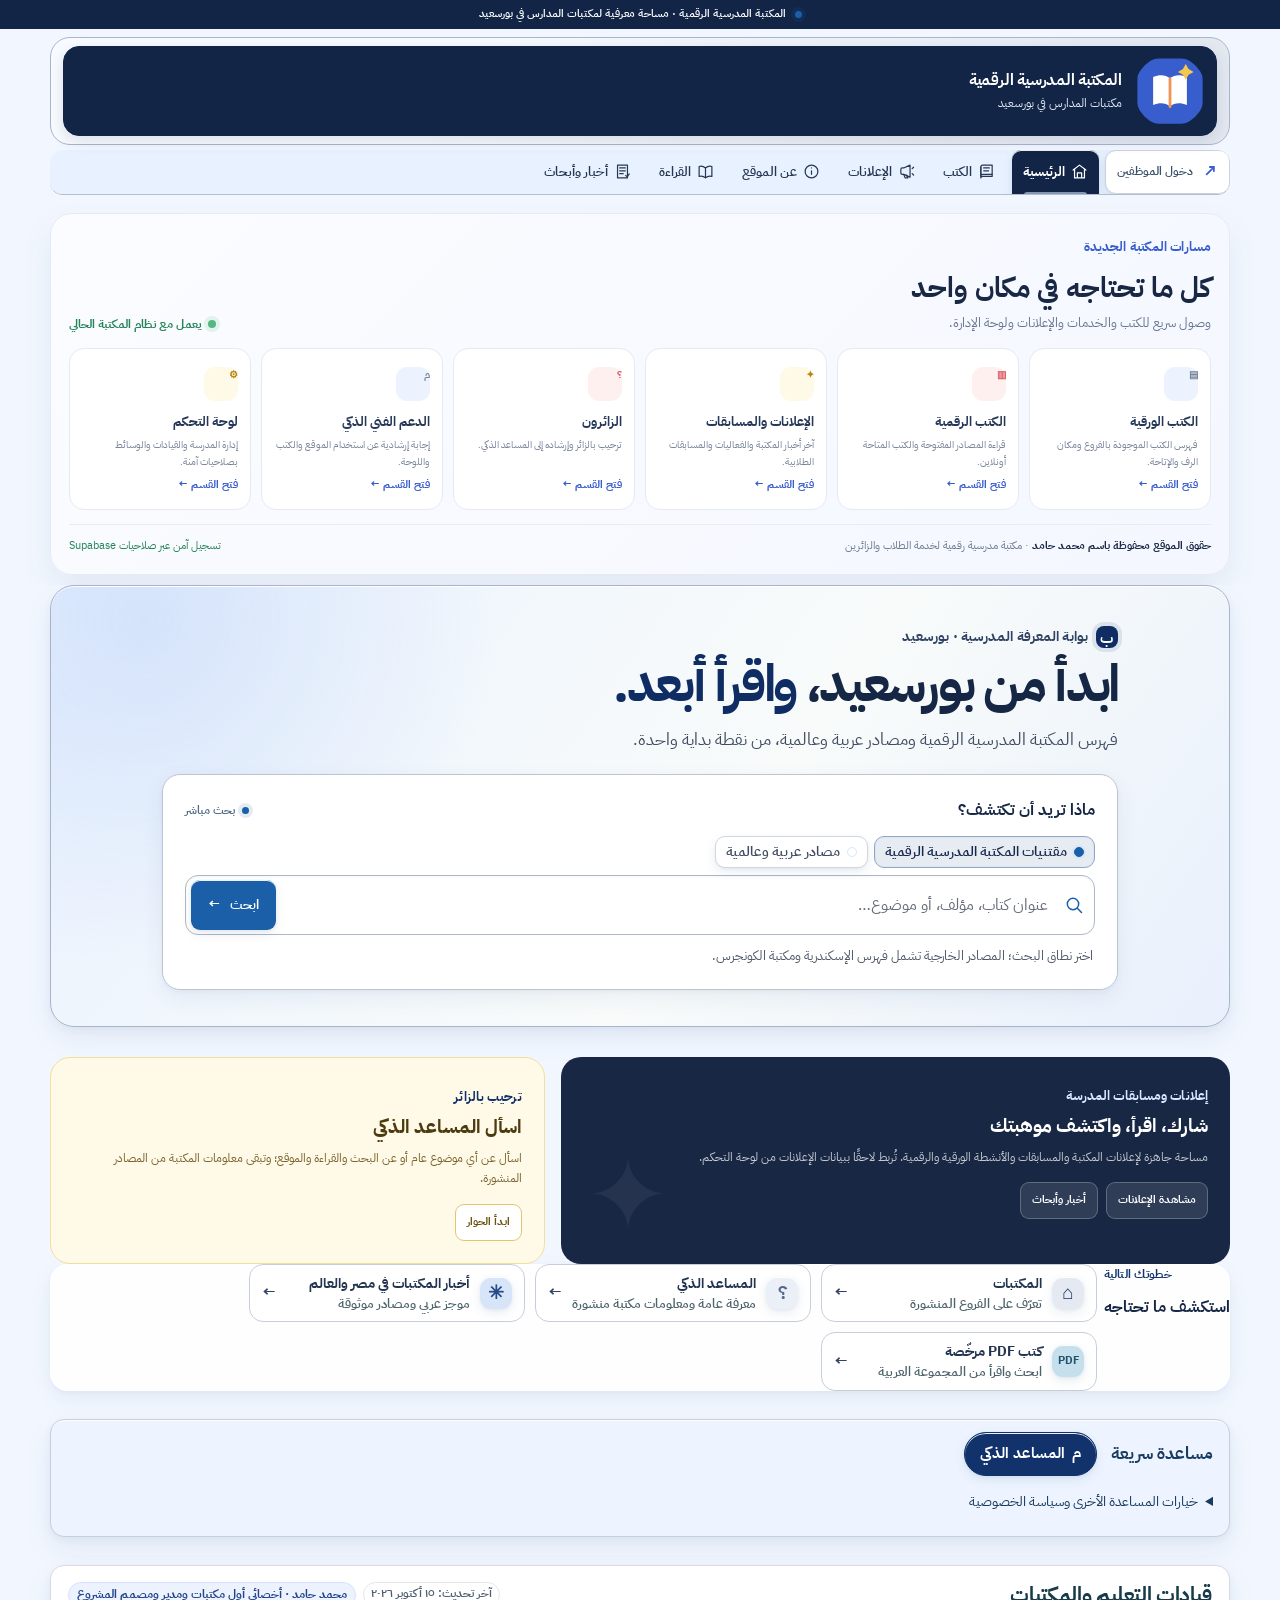
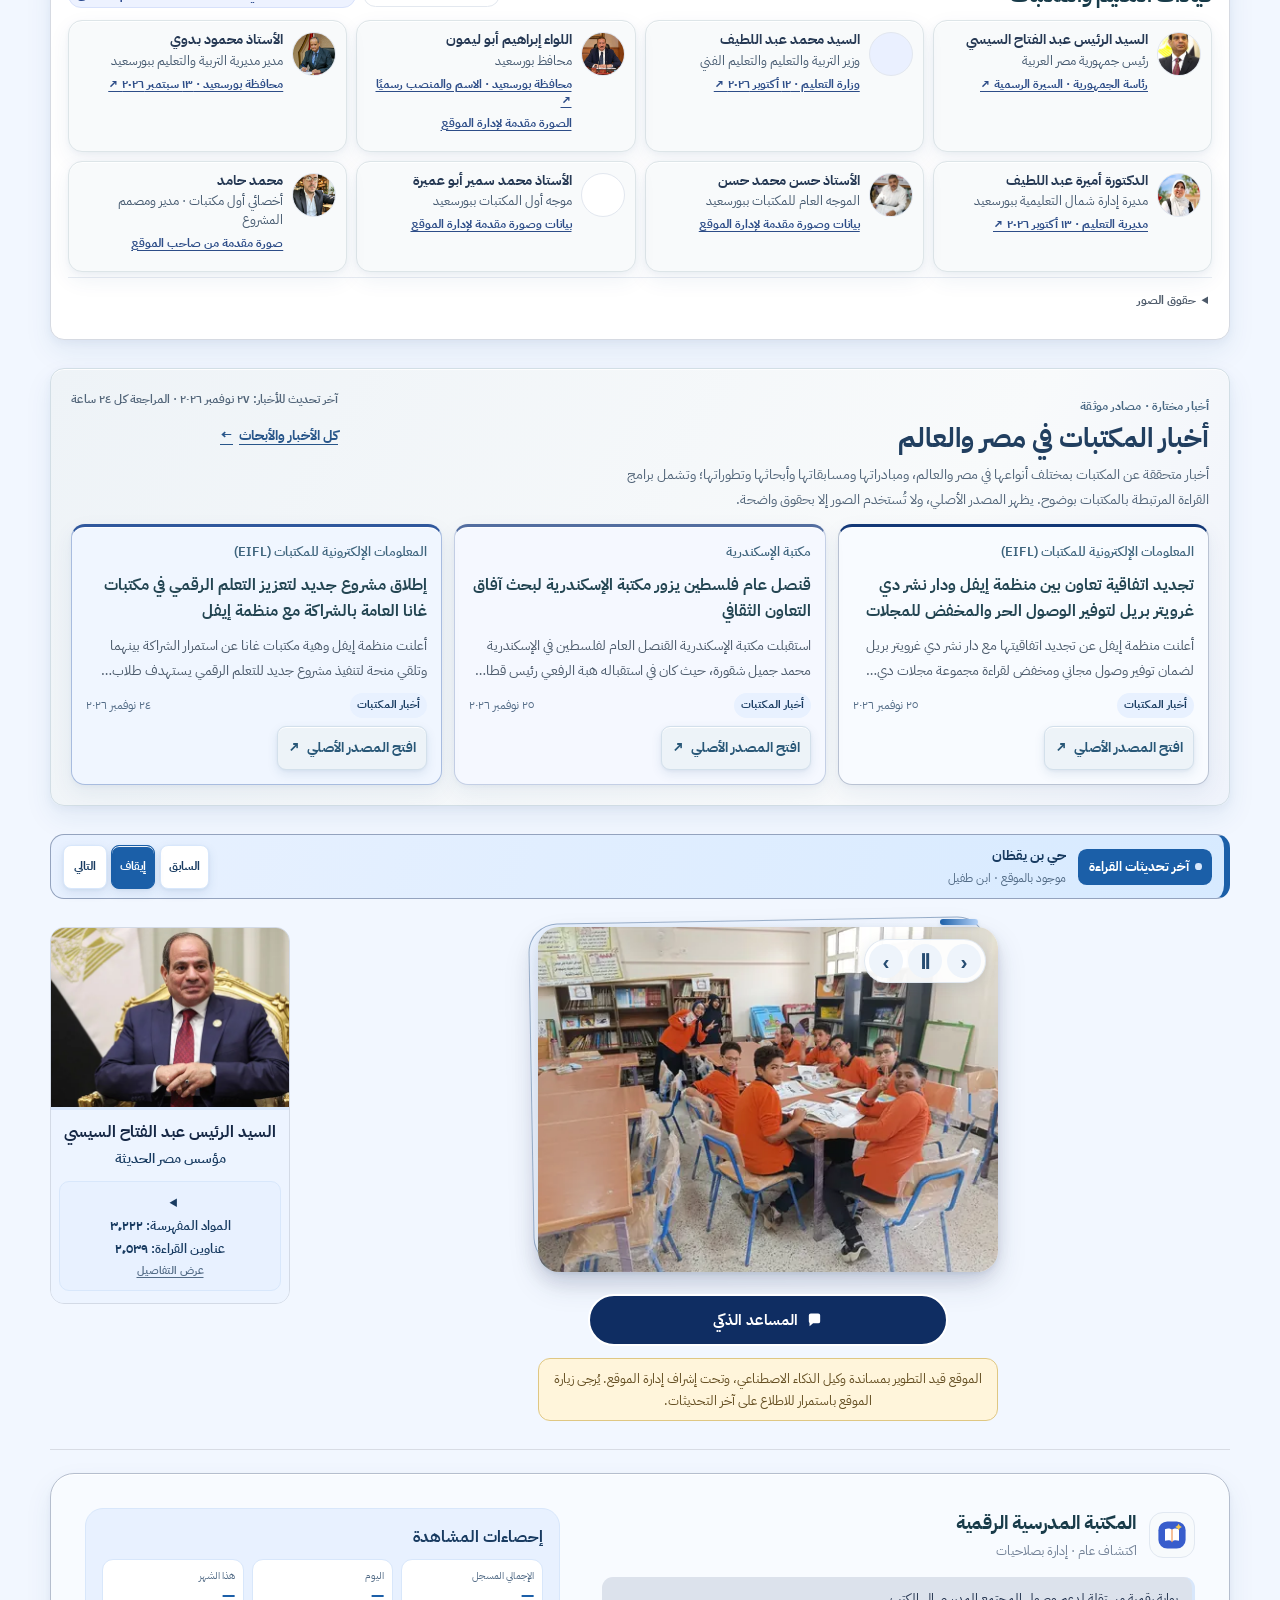
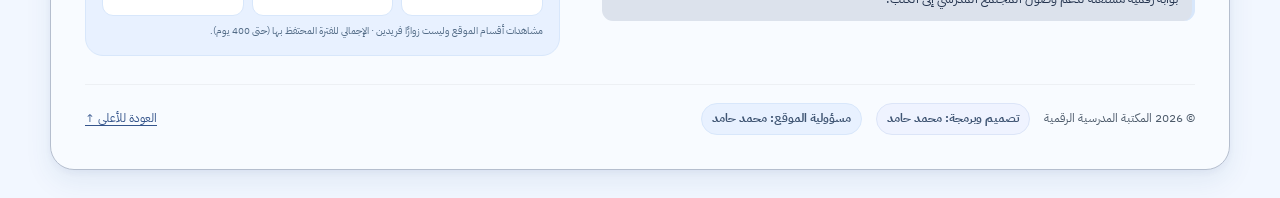
<file: index.html>
<!doctype html>
<script type="module" src="portal-upgrade.js?v=10d73d8fe6cf2d6e"></script>
<html lang="ar" dir="rtl">
<head>
  <meta charset="utf-8">
  <meta name="viewport" content="width=device-width, initial-scale=1">
  <meta name="theme-color" content="#f6f8fc">
  <meta name="description" content="المكتبة المدرسية الرقمية لخدمة مكتبات المدارس في بورسعيد: ابحث عن الكتب، واستكشف القراءة الرقمية، وتابع أخبار التعليم والبحوث المفتوحة من مصادرها الأصلية.">
  <meta property="og:title" content="المكتبة المدرسية الرقمية | كتابك أقرب">
  <meta property="og:description" content="المكتبة المدرسية الرقمية لخدمة مكتبات المدارس في بورسعيد: ابحث عن الكتب، واستكشف القراءة الرقمية، وتابع أخبار التعليم والبحوث المفتوحة من مصادرها الأصلية.">
  <meta property="og:site_name" content="المكتبة المدرسية الرقمية">
  <meta property="og:locale" content="ar_EG">
  <meta property="og:type" content="website">
  <title>المكتبة المدرسية الرقمية — كتابك أقرب</title>
  <link rel="canonical" href="https://selim306306.github.io/borsaid-school-library/">
  <meta property="og:url" content="https://selim306306.github.io/borsaid-school-library/">
  <meta property="og:image" content="https://selim306306.github.io/borsaid-school-library/assets/social-preview-20261018.jpg">
  <meta property="og:image:secure_url" content="https://selim306306.github.io/borsaid-school-library/assets/social-preview-20261018.jpg">
  <meta property="og:image:type" content="image/jpeg">
  <meta property="og:image:width" content="1200">
  <meta property="og:image:height" content="630">
  <meta property="og:image:alt" content="المكتبة المدرسية الرقمية: بطاقة تعريفية تحمل عبارة «كتابك أقرب»، إلى جوار صورة رفوف كتب.">
  <meta name="twitter:card" content="summary_large_image">
  <meta name="twitter:title" content="المكتبة المدرسية الرقمية | كتابك أقرب">
  <meta name="twitter:description" content="المكتبة المدرسية الرقمية لخدمة مكتبات المدارس في بورسعيد: ابحث عن الكتب، واستكشف القراءة الرقمية، وتابع أخبار التعليم والبحوث المفتوحة من مصادرها الأصلية.">
  <meta name="twitter:image" content="https://selim306306.github.io/borsaid-school-library/assets/social-preview-20261018.jpg">
  <meta name="twitter:image:alt" content="المكتبة المدرسية الرقمية: بطاقة تعريفية تحمل عبارة «كتابك أقرب»، إلى جوار صورة رفوف كتب.">
  <link rel="icon" href="assets/mark.svg" type="image/svg+xml">
  <link rel="preconnect" href="https://fonts.googleapis.com">
  <link rel="preconnect" href="https://fonts.gstatic.com" crossorigin>
  <link href="https://fonts.googleapis.com/css2?family=IBM+Plex+Sans+Arabic:wght@400;500;600;700&display=swap" rel="stylesheet">
  <link rel="preconnect" href="https://esm.sh">
  <link rel="preconnect" href="https://eahptkwvjcnixlzlyznh.supabase.co" crossorigin>
  <link rel="preload" as="image" href="assets/header-feature-image-initial-ffd841114ce7dbe1.webp" fetchpriority="high">
  <link rel="stylesheet" href="site-bundle.css?v=13fc0c4053f1fe9d">
  <script type="module" src="school-branding-bootstrap.mjs?v=aa669c7d4430fade"></script>
  <script type="module" src="site-media-public.js?v=32e20cc432e340e7"></script>
  <script type="module" src="header-photo-carousel.js?v=7c4d773d0678a0be"></script>
  <script type="module" src="app.js?v=8bb99c7daa41ec4b"></script>
  <script type="module" src="book-catalog-assistant.js?v=da14aa037db0a967"></script>
  <script type="module" src="global-reading.js?v=5d64ca08e2de5f20"></script>
  <script type="module" src="education-research.js?v=e1dbe97e4e150c92"></script>
  <script type="module" src="site-news.js?v=d6db2047b9ee8ad5"></script>
  <script type="module" src="open-books-live.js?v=6ca36f074c417c7b"></script>
  <script type="module" src="external-reading.js?v=75ce395ccdb7335a"></script>
  <script type="module" src="book-updates-ticker.js?v=5f6e54226ae352e1"></script>
  <script type="module" src="visitor-questions.js?v=a9191663c22c413c"></script>
  <script defer src="image-viewer.js?v=5ee695f637142162"></script>
  <script type="module" src="header-reading-summary.js?v=f1543f00975e75e0"></script>
</head>
<body>
  <a class="skip-link" href="#top">تجاوز إلى المحتوى</a>
  <div class="announcement"><span class="announcement-dot"></span> المكتبة المدرسية الرقمية · مساحة معرفية لمكتبات المدارس في بورسعيد</div>
  <header class="site-header">
    <a class="brand" id="siteBrand" href="#top" aria-label="المكتبة المدرسية الرقمية">
      <span class="brand-logo-group" id="brandLogoGroup">
        <span class="brand-flag-photo-stack">
          <img id="brandDefaultLogo" width="144" height="144" loading="eager" fetchpriority="high" decoding="async" src="assets/mark.svg" alt="">
        </span>
        <img class="brand-logo-extra" id="brandGovernorateLogo" alt="شعار محافظة بورسعيد" width="34" height="34" hidden>
      </span>
      <span class="brand-copy"><strong id="siteBrandTitle">المكتبة المدرسية الرقمية</strong><span class="brand-school-identities" id="siteBrandSubtitle" aria-label="المدارس المشاركة">مكتبات المدارس في بورسعيد</span></span>
    </a>
    <nav class="desktop-nav" aria-label="التنقل الرئيسي">
      <a href="#discover">اكتشف الكتب</a>
      <a href="#branches">المكتبات</a>
      <a href="#visitorAssistant">المساعد الذكي</a>
      <a href="#features">ماذا يقدّم الموقع؟</a>
    </nav>

  </header>
  <nav class="mobile-nav section-wrap" aria-label="تنقل سريع">
    <a href="#discover">اكتشف الكتب</a>
    <a href="#branches">المكتبات</a>
    <a href="#visitorAssistant">المساعد الذكي</a>
    <a href="#features">مزايا الموقع</a>
  </nav>
  <nav class="site-tabs section-wrap" id="visitorTabs" aria-label="أقسام الموقع">
    <button class="button button-outline staff-open staff-nav-button" id="staffOpen" type="button"><span class="staff-icon" aria-hidden="true">↗</span><span class="staff-label">دخول الموظفين</span></button>
    <div class="site-view-tabs" role="tablist" aria-orientation="horizontal">
      <button class="view-tab active" id="homeTab" type="button" role="tab" aria-selected="true" aria-controls="homeView" tabindex="0" data-view="home"><svg class="view-tab-icon" viewBox="0 0 24 24" aria-hidden="true"><path d="m3 10 9-7 9 7"></path><path d="M5 9v12h14V9M9 21v-7h6v7"></path></svg><span>الرئيسية</span></button>
    <button class="view-tab" id="discoverTab" type="button" role="tab" aria-selected="false" aria-controls="discoverView" tabindex="-1" data-view="discover"><svg class="view-tab-icon" viewBox="0 0 24 24" aria-hidden="true"><path d="M4 5.5A2.5 2.5 0 0 1 6.5 3H20v16H6.5A2.5 2.5 0 0 0 4 21z"></path><path d="M4 5.5v13A2.5 2.5 0 0 1 6.5 16H20M8 7h8M8 11h7"></path></svg><span>الكتب</span></button>
    <button class="view-tab" id="branchesTab" type="button" role="tab" aria-selected="false" aria-controls="branchesView" tabindex="-1" data-view="branches" hidden><svg class="view-tab-icon" viewBox="0 0 24 24" aria-hidden="true"><path d="M3 21h18M5 21V7l7-4 7 4v14M9 10h.01M15 10h.01M9 14h.01M15 14h.01M10 21v-4h4v4"></path></svg><span>المكتبات</span></button>
    <button class="view-tab" id="announcementsTab" type="button" role="tab" aria-selected="false" aria-controls="announcementsView" tabindex="-1" data-view="announcements"><svg class="view-tab-icon" viewBox="0 0 24 24" aria-hidden="true"><path d="M4 14V9a2 2 0 0 1 2-2h2l9-4v17l-9-4H6a2 2 0 0 1-2-2z"></path><path d="m8 16 2 5h4l-2-4M20 8l2-2M20 15l2 2"></path></svg><span>الإعلانات</span></button>
    <button class="view-tab" id="aboutTab" type="button" role="tab" aria-selected="false" aria-controls="aboutView" tabindex="-1" data-view="about"><svg class="view-tab-icon" viewBox="0 0 24 24" aria-hidden="true"><circle cx="12" cy="12" r="9"></circle><path d="M12 11v5M12 7h.01"></path></svg><span>عن الموقع</span></button>
    <button class="view-tab" id="globalReadingTab" type="button" role="tab" aria-selected="false" aria-controls="globalReadingView" tabindex="-1" data-view="reading"><svg class="view-tab-icon" viewBox="0 0 24 24" aria-hidden="true"><path d="M12 7v14M12 7C9 4.5 5.5 4 3 5v14c3-.8 6.4-.4 9 2M12 7c3-2.5 6.5-3 9-2v14c-3-.8-6.4-.4-9 2"></path></svg><span>القراءة</span></button>
    <button class="view-tab" id="educationResearchTab" type="button" role="tab" aria-selected="false" aria-controls="educationResearchView" tabindex="-1" data-view="educationResearch"><svg class="view-tab-icon" viewBox="0 0 24 24" aria-hidden="true"><path d="M5 3h14v18H5zM8 7h8M8 11h8M8 15h5"></path><path d="m16.5 17.5 2 2 3-4"></path></svg><span>أخبار وأبحاث</span></button>
    </div>
  </nav>

  <main id="top" tabindex="-1">
    <section class="page-view page-home" id="homeView" data-view-panel="home" role="tabpanel" aria-labelledby="homeTab" tabindex="0">
      <section class="hero section-wrap portal-hero" aria-labelledby="hero-title">
        <div class="portal-layout">
          <div class="portal-main">
            <span class="eyebrow portal-kicker"><span class="portal-kicker-mark" aria-hidden="true">ب</span> بوابة المعرفة المدرسية · بورسعيد</span>
            <h1 id="hero-title">ابدأ من بورسعيد، <span class="portal-title-accent">واقرأ أبعد.</span></h1>
              <p class="portal-lede">فهرس المكتبة المدرسية الرقمية ومصادر عربية وعالمية، من نقطة بداية واحدة.</p>
            <div class="portal-search-panel">
              <div class="portal-search-heading"><strong>ماذا تريد أن تكتشف؟</strong><span><i aria-hidden="true"></i> بحث مباشر</span></div>
              <form id="homeDiscoveryForm" class="portal-search-form" role="search">
                <fieldset class="portal-scope">
                  <legend class="sr-only">اختر نطاق البحث</legend>
                  <label><input type="radio" name="homeSearchScope" value="catalog" checked><span>مقتنيات المكتبة المدرسية الرقمية</span></label>
                  <label><input type="radio" name="homeSearchScope" value="world"><span>مصادر عربية وعالمية</span></label>
                </fieldset>
                <div class="portal-search-row">
                  <span class="portal-search-icon" aria-hidden="true"><svg viewBox="0 0 24 24"><circle cx="10.8" cy="10.8" r="6.8"></circle><path d="m16 16 5 5"></path></svg></span>
                  <label class="sr-only" for="homeDiscoveryInput">عنوان كتاب أو مؤلف أو موضوع</label>
                  <input id="homeDiscoveryInput" type="search" minlength="2" maxlength="100" placeholder="عنوان كتاب، مؤلف، أو موضوع…" autocomplete="off" aria-describedby="homeSearchDescription" required>
                  <button class="button portal-search-submit" type="submit">ابحث <span aria-hidden="true">←</span></button>
                </div>
              </form>
              <p class="portal-search-description" id="homeSearchDescription">اختر نطاق البحث؛ المصادر الخارجية تشمل فهرس الإسكندرية ومكتبة الكونجرس.</p>
            </div>
          </div>

        </div>
      </section>
      <aside class="portal-side home-quick-links" aria-label="مسارات سريعة في الموقع">
        <div class="portal-side-heading"><span class="eyebrow">خطوتك التالية</span><strong>استكشف ما تحتاجه</strong></div>
        <nav class="portal-side-links">
          <a class="portal-side-link portal-side-library" href="#branches"><span class="portal-side-icon" aria-hidden="true">⌂</span><span class="portal-side-copy"><strong>المكتبات</strong><small>تعرّف على الفروع المنشورة</small></span><span class="portal-side-arrow" aria-hidden="true">←</span></a>
          <a class="portal-side-link portal-side-assistant" href="#visitorAssistant"><span class="portal-side-icon" aria-hidden="true">؟</span><span class="portal-side-copy"><strong>المساعد الذكي</strong><small>معرفة عامة ومعلومات مكتبة منشورة</small></span><span class="portal-side-arrow" aria-hidden="true">←</span></a>
          <a class="portal-side-link portal-side-news" href="#educationResearch"><span class="portal-side-icon" aria-hidden="true">✳</span><span class="portal-side-copy"><strong>أخبار المكتبات في مصر والعالم</strong><small>موجز عربي ومصادر موثوقة</small></span><span class="portal-side-arrow" aria-hidden="true">←</span></a>
        </nav>
      </aside>
      <section class="visitor-pathways section-wrap compact-pathways" aria-labelledby="visitorPathwaysTitle">
        <div class="compact-pathways-bar">
          <h2 id="visitorPathwaysTitle">مساعدة سريعة</h2>
          <nav class="assistant-shortcuts" aria-label="المساعد الذكي">
            <a class="assistant-shortcut assistant-shortcut-ai" href="#visitorAssistant"><span aria-hidden="true">م</span> المساعد الذكي</a>
          </nav>
        </div>
        <details class="assistant-pathway-details">
          <summary>خيارات المساعدة الأخرى وسياسة الخصوصية</summary>
        <div class="visitor-pathway-grid">
          <article class="visitor-pathway-card visitor-pathway-ai">
            <span class="visitor-pathway-icon" aria-hidden="true">م</span>
            <h3>المساعد الذكي</h3>
            <p>إجابة عن المعرفة العامة أو معلومات الموقع والكتب المنشورة. يعتمد في معلومات المكتبة على المصادر المنشورة فقط، ولا يتصفح الإنترنت أو يتحقق لحظيًا. عند توافر إعداد الخطة المجانية، تُرسل الأسئلة العامة تلقائيًا إلى Qwen عبر Groq دون طلب موافقة منفصلة. لا تُدخل بيانات شخصية أو سرية؛ تُحجب الأنماط الحساسة المعروفة محليًا. لا تُحفظ المحادثة ولا تُرسل عبر Telegram.</p>
            <a class="visitor-pathway-action" href="#visitorAssistant">افتح المساعد الذكي <span aria-hidden="true">←</span></a>
          </article>
          <article class="visitor-pathway-card visitor-pathway-librarian">
            <span class="visitor-pathway-icon" aria-hidden="true">؟</span>
            <h3>متابعة سؤال مع المكتبة</h3>
            <p>أرسل سؤالًا عامًا للمساعد وتابع الرد الخاص في هذه الصفحة. يُرسل السؤال تلقائيًا إلى Qwen عبر Groq عند توافر إعداد الخطة المجانية؛ وإذا تعذر الرد، تتابعه المكتبة يدويًا. قد يصل السؤال والرد إلى مدير الموقع عبر Telegram. لا تكتب بيانات شخصية أو سرية.</p>
            <a class="visitor-pathway-action" href="#visitorQuestions">أرسل سؤالًا للمساعد الذكي <span aria-hidden="true">←</span></a>
          </article>
          <article class="visitor-pathway-card visitor-pathway-telegram">
            <span class="visitor-pathway-icon" aria-hidden="true">↗</span>
            <h3>المساعد الذكي عبر Telegram</h3>
            <p>محادثة مستقلة للمعلومات العامة؛ يجيب تلقائيًا من المعلومات المنشورة عند توافر Qwen عبر Groq على الخطة المجانية، ويعرض إفصاح الخصوصية عند بدء المحادثة. إذا تعذر الإعداد، يوجّه للمتابعة الخاصة عبر الموقع. لا يحفظ الموقع نص المحادثة؛ لا ترسل بيانات تخص طالبًا أو موظفًا أو مستعيرًا.</p>
            <a class="visitor-pathway-action" href="https://t.me/PortSaidSchoolLibrariesBot" target="_blank" rel="noopener noreferrer">افتح المساعد الذكي عبر Telegram <span aria-hidden="true">↗</span></a>
          </article>
        </div>
        </details>
      </section>

      <section class="leadership-banner section-wrap" aria-labelledby="leadershipBannerTitle">
        <div class="leadership-banner-head">
          <div><span class="eyebrow">منظومة التعليم · بورسعيد ومصر</span><h2 class="leadership-banner-heading" id="leadershipBannerTitle">قيادات التعليم والمكتبات</h2><p class="leadership-banner-subtitle">تعريف مختصر بالقيادات ومناصبها.</p></div>
          <div class="leadership-banner-meta"><span class="leadership-verified" id="leadershipVerifiedDate">آخر تحديث: ١٥ أكتوبر ٢٠٢٦</span><span class="leadership-owner">محمد حامد · أخصائي أول مكتبات ومدير ومصمم المشروع</span></div>
        </div>
        <ul class="leadership-list" id="leadershipList" aria-label="القيادات التعليمية والإدارية">
          <li class="leadership-person"><img class="leadership-photo" src="assets/leader-sisi.jpg" alt="صورة السيد الرئيس عبد الفتاح السيسي" width="382" height="507" loading="lazy" decoding="async"><div class="leadership-person-copy"><strong class="leadership-person-name">السيد الرئيس عبد الفتاح السيسي</strong><span class="leadership-person-title">رئيس جمهورية مصر العربية</span><a class="leadership-person-source" href="https://www.presidency.eg/ar/%D8%A7%D9%84%D8%B1%D8%A6%D8%A7%D8%B3%D8%A9/%D8%A7%D9%84%D8%B1%D8%A6%D9%8A%D8%B3/" target="_blank" rel="noopener noreferrer">رئاسة الجمهورية · السيرة الرسمية ↗</a></div></li>
          <li class="leadership-person"><img class="leadership-photo" src="assets/leader-mohamed-abdel-latif.jpg" alt="صورة السيد محمد عبد اللطيف" width="852" height="956" loading="lazy" decoding="async"><div class="leadership-person-copy"><strong class="leadership-person-name">السيد محمد عبد اللطيف</strong><span class="leadership-person-title">وزير التربية والتعليم والتعليم الفني</span><a class="leadership-person-source" href="https://moe.gov.eg/what-s-on/news/oct12-2026/" target="_blank" rel="noopener noreferrer">وزارة التعليم · ١٢ أكتوبر ٢٠٢٦ ↗</a></div></li>
          <li class="leadership-person"><img class="leadership-photo leadership-photo-governor" src="assets/leader-ibrahim-abo-limon.webp" alt="صورة اللواء إبراهيم أبو ليمون، محافظ بورسعيد" width="720" height="634" loading="lazy" decoding="async"><div class="leadership-person-copy"><strong class="leadership-person-name">اللواء إبراهيم أبو ليمون</strong><span class="leadership-person-title">محافظ بورسعيد</span><a class="leadership-person-source" href="https://www.portsaid.gov.eg/News/details/111377" target="_blank" rel="noopener noreferrer">محافظة بورسعيد · الاسم والمنصب رسميًا ↗</a><span class="leadership-person-source">الصورة مقدمة لإدارة الموقع</span></div></li>
          <li class="leadership-person"><img class="leadership-photo leadership-photo-badawi" src="assets/leader-mohamed-badawi.jpg" alt="صورة الأستاذ محمود بدوي" width="720" height="576" loading="lazy" decoding="async"><div class="leadership-person-copy"><strong class="leadership-person-name">الأستاذ محمود بدوي</strong><span class="leadership-person-title">مدير مديرية التربية والتعليم ببورسعيد</span><a class="leadership-person-source" href="https://www.portsaid.gov.eg/News/details/111273" target="_blank" rel="noopener noreferrer">محافظة بورسعيد · ١٣ سبتمبر ٢٠٢٦ ↗</a></div></li>
          <li class="leadership-person"><img class="leadership-photo leadership-photo-amira" src="assets/leader-amira-abdel-latif.jpg" alt="صورة الدكتورة أميرة عبد اللطيف" width="236" height="609" loading="lazy" decoding="async"><div class="leadership-person-copy"><strong class="leadership-person-name">الدكتورة أميرة عبد اللطيف</strong><span class="leadership-person-title">مديرة إدارة شمال التعليمية ببورسعيد</span><a class="leadership-person-source" href="https://www.facebook.com/portsedu/posts/1658923188931060/" target="_blank" rel="noopener noreferrer">مديرية التعليم · ١٣ أكتوبر ٢٠٢٦ ↗</a></div></li>
          <li class="leadership-person"><img class="leadership-photo leadership-photo-hassan" src="assets/leader-hassan-mohamed-hassan.jpg" alt="صورة الأستاذ حسن محمد حسن" width="371" height="408" loading="lazy" decoding="async"><div class="leadership-person-copy"><strong class="leadership-person-name">الأستاذ حسن محمد حسن</strong><span class="leadership-person-title">الموجه العام للمكتبات ببورسعيد</span><span class="leadership-person-source">بيانات وصورة مقدمة لإدارة الموقع</span></div></li>
          <li class="leadership-person"><img class="leadership-photo leadership-photo-first-supervisor" src="assets/library-first-supervisor-mohamed-sameer.jpg" alt="صورة تعريفية للأستاذ محمد سمير أبو عميرة، موجه أول المكتبات ببورسعيد" width="720" height="712" loading="lazy" decoding="async"><div class="leadership-person-copy"><strong class="leadership-person-name">الأستاذ محمد سمير أبو عميرة</strong><span class="leadership-person-title">موجه أول المكتبات ببورسعيد</span><span class="leadership-person-source">بيانات وصورة مقدمة لإدارة الموقع</span></div></li>
          <li class="leadership-person"><img class="leadership-photo leadership-photo-hamed" src="assets/project-owner-mohamed-hamed.webp" alt="صورة محمد حامد، أخصائي أول مكتبات ومدير ومصمم المشروع" width="600" height="800" loading="lazy" decoding="async"><div class="leadership-person-copy"><strong class="leadership-person-name">محمد حامد</strong><span class="leadership-person-title">أخصائي أول مكتبات · مدير ومصمم المشروع</span><span class="leadership-person-source">صورة مقدمة من صاحب الموقع</span></div></li>
        </ul>
        <details class="leadership-photo-credits" id="leaderImageCredits">
          <summary>حقوق الصور</summary>
          <ul class="leadership-credits-list">
            <li>عبد الفتاح السيسي: المكتب الرئاسي الروسي / <bdi>Kremlin.ru</bdi> · <a href="https://commons.wikimedia.org/wiki/File:Abdel_Fattah_el-Sisi.jpg" target="_blank" rel="noopener noreferrer">Wikimedia Commons</a> · <a href="https://creativecommons.org/licenses/by/4.0/" target="_blank" rel="noopener noreferrer">CC BY 4.0</a>؛ قصّ بصري لملاءمة البطاقة.</li>
            <li>محمد عبد اللطيف: وزارة التربية والتعليم المصرية · <a href="https://commons.wikimedia.org/wiki/File:Mohamed_Abdel_Latif.jpg" target="_blank" rel="noopener noreferrer">مصدر الصورة والملك العام</a> وفق المادة ١٤١ لسنة ٢٠٠٢.</li>
            <li>صور أميرة عبد اللطيف، ومحمود بدوي، وحسن محمد حسن، ومحمد سمير أبو عميرة، ومحمد حامد: مقدمة لإدارة الموقع.</li>
          </ul>
        </details>
      </section>

    <section class="home-guide section-wrap" id="homeGuide" aria-labelledby="homeGuideTitle">
      <div class="home-guide-heading">
        <div><span class="eyebrow">دليل الزائر</span><h2 id="homeGuideTitle">اكتشف، تحقّق، ثم اختر خطوتك</h2></div>
        <p>مسار بسيط للبحث عن كتاب وفهم بياناته قبل زيارة المكتبة.</p>
      </div>
      <div class="home-guide-grid">
        <article class="home-guide-card">
          <span class="guide-step" aria-hidden="true">١</span>
          <h3>ابدأ بالبحث</h3>
          <p>اكتب عنوان الكتاب أو اسم مؤلفه أو رقمه العام. ويمكنك اختيار مكتبة أو الاقتصار على النسخ المسجلة كمتاحة.</p>
          <a class="home-card-link" href="#discover">انتقل إلى فهرس الكتب <span aria-hidden="true">←</span></a>
        </article>
        <article class="home-guide-card">
          <span class="guide-step" aria-hidden="true">٢</span>
          <h3>افهم حالة النسخة</h3>
          <p><strong>متاح</strong> تعني أن السجل المنشور يذكر نسخة متاحة؛ و<strong>غير متاح الآن</strong> تعني أنه لا تظهر نسخة متاحة في ذلك السجل. قد تتغير الحالة قبل الزيارة.</p>
          <a class="home-card-link" href="#branches">راجع بيانات المكتبات <span aria-hidden="true">←</span></a>
        </article>
        <article class="home-guide-card">
          <span class="guide-step" aria-hidden="true">٣</span>
          <h3>لم تظهر نتيجة؟</h3>
          <p>قد لا يكون الكتاب مسجلاً أو منشوراً بعد. خلوّ نتائج الفهرس لا يعني خلوّ رفوف المكتبة؛ لا تظهر إلا السجلات التي تنشرها المكتبة.</p>
          <a class="home-card-link" href="#discover">جرّب بحثاً آخر <span aria-hidden="true">←</span></a>
        </article>
      </div>
      <aside class="home-visit-note" aria-label="معلومات مهمة للزائر">
        <span class="home-note-icon" aria-hidden="true">i</span>
        <div class="home-note-copy"><strong>قبل الزيارة</strong><p>الفهرس يعرض بيانات عامة تنشرها المكتبات فقط، والموقع يستضيف ثلاثة ملفات PDF عربية محفوظة في قسم القراءة الرقمية، وبجوارها مكتبة موسّعة لكتب ومجلدات عربية بقارئات كاملة لدى مصادرها الرسمية. لا يدير الموقع الإعارة أو الحجز إلكترونياً.</p></div>
        <nav class="home-quick-links" aria-label="روابط سريعة للزائر">
          <a href="#branches">المكتبات</a><a href="#announcements">تنبيهات الزيارة</a><a href="#visitorAssistant">أسئلة عن الاستخدام</a><a href="#globalReading">مصادر الكتب</a><a href="#educationResearch">أخبار وأبحاث</a>
        </nav>
      </aside>
    </section>
    <section class="home-reading section-wrap" id="readingSources" aria-labelledby="readingSourcesTitle">
      <div class="home-reading-heading">
        <div><span class="eyebrow">قراءة واكتشاف</span><h2 id="readingSourcesTitle">مصادر رقمية عربية وعالمية</h2></div>
        <p>روابط إلى مواقعها الأصلية؛ ليست نتائج كتب مدمجة في فهرس المكتبة المدرسية الرقمية.</p>
      </div>
      <div class="reading-source-grid">
        <article class="reading-source-card">
          <span class="reading-source-kind">كتب عربية مجانية</span>
          <h3>صفحات · مؤسسة هنداوي</h3>
          <p>مكتبة عربية غير ربحية تتيح كتباً للقراءة من الموقع الأصلي؛ قد تتطلب بعض المزايا حساباً لدى المصدر.</p>
          <a class="reading-source-link" href="https://www.safahat.org/books/" target="_blank" rel="noopener noreferrer">تصفّح كتب صفحات <span aria-hidden="true">↗</span><span class="sr-only">يفتح في موقع خارجي</span></a>
        </article>
        <article class="reading-source-card">
          <span class="reading-source-kind reading-source-kind-red">نصوص حرة بالعربية</span>
          <h3>ويكي مصدر العربية</h3>
          <p>نصوص من الملكية العامة أو برخصة حرة؛ تحقّق من حقوق كل عمل، فهي تختلف بحسب بلد النشر.</p>
          <a class="reading-source-link" href="https://ar.wikisource.org/wiki/الصفحة_الرئيسية" target="_blank" rel="noopener noreferrer">افتح ويكي مصدر <span aria-hidden="true">↗</span><span class="sr-only">يفتح في موقع خارجي</span></a>
        </article>
        <article class="reading-source-card">
          <span class="reading-source-kind reading-source-kind-yellow">كلاسيكيات عالمية</span>
          <h3>Project Gutenberg</h3>
          <p>كتب مجانية كثيرة، معظمها بالإنجليزية ومن الملكية العامة في الولايات المتحدة؛ تحقّق من حقوق العنوان في بلدك.</p>
          <a class="reading-source-link" href="https://www.gutenberg.org/" target="_blank" rel="noopener noreferrer">ابحث في Gutenberg <span aria-hidden="true">↗</span><span class="sr-only">يفتح في موقع خارجي</span></a>
        </article>
        <article class="reading-source-card">
          <span class="reading-source-kind">فهرس كتب عربي</span>
          <h3>فهرس مكتبة الإسكندرية</h3>
          <p>ابحث في بيانات مقتنيات المكتبة وفهرسها الإلكتروني؛ وجود سجل لا يعني أن نص الكتاب متاح للقراءة الرقمية.</p>
          <a class="reading-source-link" href="https://balis.bibalex.org/AR/OPAC/Home/SearchOpac" target="_blank" rel="noopener noreferrer">افتح فهرس الإسكندرية <span aria-hidden="true">↗</span><span class="sr-only">يفتح في موقع خارجي</span></a>
        </article>
        <article class="reading-source-card">
          <span class="reading-source-kind reading-source-kind-yellow">فهرس ومجموعات رقمية</span>
          <h3>مكتبة الكونجرس</h3>
          <p>ابحث في سجلات الكتب والمجموعات. خدمة البحث وواجهة API العامة لا تحتاجان اشتراكاً سنوياً؛ وتختلف قراءة المواد بحسب السجل والحقوق.</p>
          <a class="reading-source-link" href="https://www.loc.gov/books/" target="_blank" rel="noopener noreferrer">ابحث في كتب مكتبة الكونجرس <span aria-hidden="true">↗</span><span class="sr-only">يفتح في موقع خارجي</span></a>
        </article>
        <article class="reading-source-card">
          <span class="reading-source-kind reading-source-kind-red">موارد تعليمية وبحثية</span>
          <h3>بنك المعرفة المصري</h3>
          <p>بوابة موارد تعليمية وبحثية؛ يتطلب الوصول التسجيل وقد يختلف حسب فئة المستخدم والمؤسسة وشروط المنصة. نعرضه كوصلة إرشادية فقط.</p>
          <a class="reading-source-link" href="https://www.ekb.eg/" target="_blank" rel="noopener noreferrer">افتح بنك المعرفة المصري <span aria-hidden="true">↗</span><span class="sr-only">يفتح في موقع خارجي</span></a>
        </article>
        <article class="reading-source-card">
          <span class="reading-source-kind reading-source-kind-yellow">كتب عربية كاملة في المجال العام</span>
          <h3>المجموعات العربية على الإنترنت · ACO</h3>
          <p>مكتبة رقمية عربية تعرض الكتب المتاحة للقراءة عبر قارئها وروابط PDF لدى المصدر.</p>
          <a class="reading-source-link" href="https://aco.dlib.nyu.edu/" target="_blank" rel="noopener noreferrer">استكشف الكتب واقرأها <span aria-hidden="true">↗</span><span class="sr-only">يفتح في موقع خارجي</span></a>
        </article>
        <article class="reading-source-card">
          <span class="reading-source-kind reading-source-kind-red">كتب ومواد مكتبة الإسكندرية</span>
          <h3>مستودع الأصول الرقمية · DAR</h3>
          <p>تتيح المكتبة قراءة الكتب التي انتهت حقوق ملكيتها؛ أما الحقوق السارية فتُقرأ داخل مبنى المكتبة فقط.</p>
          <a class="reading-source-link" href="https://dar.bibalex.org/ar//landingPage/landingPage.aspx" target="_blank" rel="noopener noreferrer">ابحث في مستودع DAR <span aria-hidden="true">↗</span><span class="sr-only">يفتح في موقع خارجي</span></a>
        </article>
        <article class="reading-source-card">
          <span class="reading-source-kind reading-source-kind-yellow">أرشيف الخليج والمنطقة</span>
          <h3>مكتبة قطر الرقمية</h3>
          <p>مواد أرشيفية مجانية عن تاريخ وثقافة الخليج؛ أرشيف تاريخي لا فهرس كتب مدرسية.</p>
          <a class="reading-source-link" href="https://www.qdl.qa/%D8%A7%D9%84%D8%B9%D8%B1%D8%A8%D9%8A%D8%A9" target="_blank" rel="noopener noreferrer">استكشف أرشيف قطر الرقمي <span aria-hidden="true">↗</span><span class="sr-only">يفتح في موقع خارجي</span></a>
        </article>
      </div>
      <aside class="reading-rights-note" aria-label="حدود الربط والحقوق">
        <strong>حدود الربط والحقوق</strong>
        <p>هذه مصادر خارجية مستقلة؛ لا ننسخ الكتب أو نخلط نتائجها بمقتنيات بورسعيد. فهرس الإسكندرية يعرض سجلات ببليوجرافية ولا يضمن قراءة رقمية. واجهة البحث العامة لمكتبة الكونجرس لا تحتاج اشتراكاً سنوياً، لكن وجود صيغة إلكترونية لا يعني دائماً نصاً كاملاً أو قراءة مجانية. بنك المعرفة يتبع شروط تسجيل وإتاحة خاصة به. لا نستضيف نصاً إلا بترخيص يسمح بذلك. <a class="reading-rights-reference" href="https://www.loc.gov/apis/" target="_blank" rel="noopener noreferrer">توثيق واجهات مكتبة الكونجرس <span aria-hidden="true">↗</span><span class="sr-only">يفتح في موقع خارجي</span></a>.</p>
      </aside>
    </section>
      <section class="home-news-section section-wrap" id="homeNews" aria-labelledby="homeNewsTitle">
              <header class="home-news-heading">
                <div><span class="eyebrow">أخبار مختارة · مصادر موثقة</span><h2 id="homeNewsTitle">أخبار المكتبات في مصر والعالم</h2></div>
                <div class="home-news-meta"><span class="news-updated" id="homeNewsUpdated">جارٍ تحميل آخر الأخبار…</span><a href="#educationResearch">كل الأخبار والأبحاث <span aria-hidden="true">←</span></a></div>
              </header>
              <p class="home-news-intro">أخبار متحققة عن المكتبات بمختلف أنواعها في مصر والعالم، ومبادراتها ومسابقاتها وأبحاثها وتطوراتها؛ وتشمل برامج القراءة المرتبطة بالمكتبات بوضوح. يظهر المصدر الأصلي، ولا تُستخدم الصور إلا بحقوق واضحة.</p>
              <p class="home-news-status" id="homeNewsStatus" role="status" aria-live="polite"></p>
              <div class="education-news-grid home-news-grid live-news-grid" id="homeNewsGrid" aria-live="polite" aria-busy="true"></div>
            </section>

    </section>
    <section class="page-view global-reading-view" id="globalReadingView" data-view-panel="reading" role="tabpanel" aria-labelledby="globalReadingTab" tabindex="0" hidden>
      <section class="global-reading-section section-wrap" id="globalReading" aria-labelledby="globalReadingTitle">
        <div class="global-reading-heading">
          <div><span class="eyebrow">اقرأ أولاً · الفهرس ثانياً</span><h1 id="globalReadingTitle">كتب عربية ومصادر للقراءة</h1><p>ابدأ بكتب كاملة مرخّصة للقراءة هنا، ثم انتقل إلى مكتبات رقمية عربية. البحث الفهرسي أدناه اختياري ولا يعرض نص الكتاب بذاته.</p></div>
          <span class="global-reading-stamp">كتب قابلة للقراءة · مصادر رسمية</span>
        </div>
        <section class="arabic-library-sources" aria-labelledby="arabicLibrarySourcesTitle">
          <h2 id="arabicLibrarySourcesTitle">مكتبات ومصادر عربية</h2>
          <p>كل رابط يفتح الجهة الأصلية؛ تختلف الإتاحة بحسب العنوان والحقوق والتسجيل المطلوب.</p>
          <div class="arabic-library-source-grid">
            <article class="arabic-library-source"><strong>بنك المعرفة المصري</strong><span>بوابة موارد تعليمية وبحثية. يتطلب التسجيل، وقد تختلف الموارد المتاحة حسب الفئة وشروط الجهة الناشرة.</span><a href="https://www.ekb.eg/" target="_blank" rel="noopener noreferrer">دخول بنك المعرفة المصري ↗</a></article>
            <article class="arabic-library-source"><strong>مستودع مكتبة الإسكندرية · DAR</strong><span>اقرأ الكتب التي انتهت حقوق ملكيتها؛ الكتب ذات الحقوق السارية متاحة داخل المكتبة فقط.</span><a href="https://dar.bibalex.org/ar//landingPage/landingPage.aspx" target="_blank" rel="noopener noreferrer">افتح مستودع DAR ↗</a></article>
            <article class="arabic-library-source"><strong>المجموعات العربية على الإنترنت · ACO</strong><span>كتب عربية في المجال العام مع قارئ كامل وروابط PDF يقدمها المصدر.</span><a href="https://aco.dlib.nyu.edu/searchcollections" target="_blank" rel="noopener noreferrer">ابحث في الكتب المفتوحة ↗</a></article>
            <article class="arabic-library-source"><strong>مكتبة قطر الرقمية</strong><span>أرشيف مجاني للمواد التاريخية والثقافية عن الخليج والمنطقة، وليس مكتبة كتب مدرسية.</span><a href="https://www.qdl.qa/%D8%A7%D9%84%D8%B9%D8%B1%D8%A8%D9%8A%D8%A9" target="_blank" rel="noopener noreferrer">استكشف الأرشيف ↗</a></article>
          </div>
          <article class="arabic-library-featured"><div><strong>قارئ كتاب عربي مفتوح من مجموعة ACO</strong><p>اقرأ الكتاب لدى المصدر مباشرةً؛ لا ننسخ ملفه أو نستضيف نسخة منه.</p></div><a href="https://aco.dlib.nyu.edu/book/princeton_aco000320/1" target="_blank" rel="noopener noreferrer">افتح القارئ لدى ACO ↗</a></article>
        </section>
        <details class="catalog-search-details">
          <summary>بحث فهرسي اختياري — سجلات فقط، لا يعرض نص الكتاب</summary>
          <div class="catalog-search-details-body">
          <h2 class="catalog-search-heading">بحث في بيانات فهرس مكتبة الإسكندرية ومكتبة الكونجرس</h2>
          <p class="catalog-search-description">يمكنك البحث في السجلات ثم فتح الكتاب لدى المصدر إذا كان متاحاً بحقوق تسمح بذلك.</p>
        <aside class="global-reading-source-note"><span class="global-reading-source-icon" aria-hidden="true">i</span><span><strong>مصادر مستقلة:</strong> فهرس الإسكندرية ببليوجرافي، وبحث الكونجرس يعرض بياناته وموارده الرقمية عند تسجيلها. لا تُدمج النتائج مع فهرس بورسعيد؛ عبارة البحث تُرسل فقط إلى المصدر الذي تختاره ولا تُرسل إلى نموذج ذكاء اصطناعي أو تُخزّن على هذا الموقع.</span></aside>
        <form id="globalReadingForm" class="global-reading-form" role="search">
          <div class="global-reading-field"><label for="globalReadingInput">عنوان أو مؤلف أو موضوع</label><input id="globalReadingInput" type="search" maxlength="100" placeholder="مثال: نجيب محفوظ، الفضاء، The Hobbit" autocomplete="off" aria-describedby="globalReadingPrivacy" required></div>
          <div class="global-reading-field"><label for="globalReadingSource">مصدر البحث</label><select id="globalReadingSource"><option value="alexandria" selected>فهرس مكتبة الإسكندرية</option><option value="loc">مكتبة الكونجرس</option></select></div>
          <button class="button button-primary global-reading-submit" type="submit">ابحث في المصدر <span aria-hidden="true">←</span></button>
        </form>
        <label class="global-reading-filter" id="globalReadingDigitalFilter" hidden><input id="globalReadingOnlineOnly" type="checkbox"><span>إظهار السجلات التي تسجل صيغة إلكترونية فقط؛ لا يعني ذلك أن النص كامل أو مجاني.</span></label>
        <div class="global-reading-suggestions" aria-label="عمليات بحث مقترحة"><span class="global-reading-suggestions-label">جرّب:</span><button class="global-reading-suggestion" type="button" data-query="نجيب محفوظ">نجيب محفوظ</button><button class="global-reading-suggestion" type="button" data-query="أدب عربي">أدب عربي</button><button class="global-reading-suggestion" type="button" data-query="الفضاء للأطفال">الفضاء للأطفال</button><button class="global-reading-suggestion" type="button" data-query="The Hobbit">The Hobbit</button></div>
        <p class="global-reading-privacy" id="globalReadingPrivacy">في الإسكندرية يفتح البحث في فهرس BALIS الرسمي؛ وفي الكونجرس تُجلب نتائج فهرس الكتب مباشرة من API العامة. لا توجد نتائج تجريبية، ولا نحمّل النصوص المحمية أو نرفع كتباً إلى الموقع.</p>
        <p class="global-reading-status" id="globalReadingStatus" role="status" aria-live="polite">اكتب عنواناً أو مؤلفاً لبدء البحث المباشر.</p>
        <div class="global-reading-grid" id="globalReadingResults" aria-live="polite" aria-busy="false"></div>
        <div class="global-reading-more-row"><button class="button button-outline" id="globalReadingMore" type="button" hidden>تحميل المزيد من النتائج</button></div>
        <aside class="global-reading-boundary"><strong>السجل الرقمي لا يعني دائماً كتاباً كاملاً أو قراءة مجانية</strong><p>فهرس الإسكندرية يعرض البيانات الببليوجرافية والمقتنيات. في نتائج الكونجرس تظهر الصيغة الإلكترونية فقط عندما يسجلها المصدر؛ والفلتر يستبعد السجلات التي يذكر LOC أن الوصول الكامل إليها مقيّد داخل المكتبة، لكن حقوق القراءة وشروطها تظل لدى المصدر. لا نوفر دخولاً إلى اشتراكات أو محتوى غير مرخّص. <a href="https://www.loc.gov/apis/json-and-yaml/requests/" target="_blank" rel="noopener noreferrer">توثيق API مكتبة الكونجرس <span aria-hidden="true">↗</span></a></p></aside>
        <p class="global-reading-footnote">المصادر: <a href="https://balis.bibalex.org/AR/OPAC/Home/SearchOpac" target="_blank" rel="noopener noreferrer">فهرس مكتبة الإسكندرية</a> و<a href="https://www.loc.gov/books/" target="_blank" rel="noopener noreferrer">فهرس الكتب في مكتبة الكونجرس</a>. السجلات الخارجية لا تثبت وجود نسخة في المكتبة المدرسية الرقمية.</p>
          </div>
        </details>
      </section>
    </section>
    <section class="page-view education-research-view" id="educationResearchView" data-view-panel="educationResearch" role="tabpanel" aria-labelledby="educationResearchTab" tabindex="0" hidden>
      <section class="education-research-section section-wrap" id="educationResearch" aria-labelledby="educationResearchTitle">
        <header class="education-research-heading">
          <div><span class="eyebrow">موجز عربي · مصدر أصلي</span><h1 id="educationResearchTitle">أخبار المكتبات في مصر والعالم</h1><p>خلاصات عربية واضحة لأخبار المكتبات المتحققة، مع رابط كل مصدر أصلي؛ وأسفلها بحث مباشر في بيانات الأوراق والمنشورات التعليمية المفتوحة.</p></div>
          <span class="education-research-stamp">أخبار عربية · أبحاث مفتوحة</span>
        </header>
        <aside class="education-research-intro"><span class="education-research-icon" aria-hidden="true">i</span><div><strong>ماذا ستجد هنا؟</strong><p>ملخصات وترجمات عربية موجزة للأخبار، تليها روابط المصادر للتحقق. أما البحث في OpenAlex ففهرسة آلية لا تثبت التحكيم العلمي ولا تضمن توفر ملف PDF مجانيّ؛ راجع شروط المصدر قبل الاستخدام.</p></div></aside>

        <section class="education-news-section" aria-labelledby="educationNewsTitle">
          <div class="education-section-heading"><div><span class="eyebrow">ملخصات آلية · مصادر موثوقة</span><h2 id="educationNewsTitle">أرشيف أخبار المكتبات</h2><p>يشمل النطاق المكتبات العامة والمدرسية والأكاديمية والوطنية والمتخصصة والرقمية، ومبادراتها ومسابقاتها وأبحاثها وتطوراتها، وبرامج القراءة ذات الصلة الواضحة بالمكتبات. تبقى المواد التاريخية محفوظة كما هي، مع تاريخ كل خبر ومصدره. فترة المراجعة المحددة ٢٤ ساعة.</p></div></div>
          <p class="education-news-status" id="educationNewsStatus" role="status" aria-live="polite"></p>
          <div class="education-news-grid live-news-grid" id="educationNewsGrid" aria-live="polite" aria-busy="true"></div>
          <nav class="news-pagination" id="educationNewsPagination" aria-label="التنقل بين صفحات أرشيف الأخبار" hidden>
            <button class="button button-outline news-page-button" id="educationNewsPrevious" type="button" aria-label="صفحة الأخبار السابقة" aria-controls="educationNewsGrid">السابق</button>
            <span class="news-pagination-summary" id="educationNewsPageSummary" aria-live="polite"></span>
            <button class="button button-outline news-page-button" id="educationNewsNext" type="button" aria-label="صفحة الأخبار التالية" aria-controls="educationNewsGrid">التالي</button>
          </nav>
          <p class="education-feed-note" id="educationNewsUpdated">سيعرض الموجز فقط أخبارًا يمكن التحقق من مصدرها وتاريخها؛ لا يعني ظهور خبر تأييدًا أو شراكة مع الجهة الناشرة.</p>
        </section>

        <section class="education-papers-section" aria-labelledby="educationPapersTitle">
          <div class="education-section-heading"><div><span class="eyebrow">بحث مباشر · OpenAlex</span><h2 id="educationPapersTitle">ابحث في الأوراق والدوريات التعليمية</h2><p>بيانات بحثية من فهرس عالمي؛ يعرض هذا البحث السجلات التي يصنفها OpenAlex مفتوحة الوصول، مرتبةً بالأحدث.</p></div></div>
          <form class="education-research-form" id="educationResearchForm" role="search">
            <div class="education-research-field"><label for="educationResearchInput">موضوع أو عنوان أو مؤلف</label><input id="educationResearchInput" type="search" maxlength="120" autocomplete="off" placeholder="مثال: inclusive education أو teacher education" aria-describedby="educationResearchPrivacy" required></div>
            <div class="education-research-field"><label for="educationResearchPeriod">الفترة الزمنية</label><select id="educationResearchPeriod"><option value="10">آخر 10 سنوات</option><option value="5">آخر 5 سنوات</option><option value="all">كل السنوات</option></select></div>
            <button class="button button-primary education-research-submit" type="submit">ابحث في الأبحاث <span aria-hidden="true">←</span></button>
          </form>
          <div class="education-research-suggestions" aria-label="موضوعات بحث مقترحة"><span class="education-research-suggestions-label">موضوعات مقترحة:</span><button class="education-research-suggestion" type="button" data-query="inclusive education">التعليم الدامج</button><button class="education-research-suggestion" type="button" data-query="teacher education">إعداد المعلمين</button><button class="education-research-suggestion" type="button" data-query="educational technology">تكنولوجيا التعليم</button><button class="education-research-suggestion" type="button" data-query="school leadership">القيادة المدرسية</button></div>
          <p class="education-research-privacy" id="educationResearchPrivacy">تُرسل عبارة البحث مباشرة إلى OpenAlex عند البحث، وتُضاف إلى رابط ERIC وتُرسل إليه فقط عند فتحه. لا يحفظ هذا الموقع عبارة البحث؛ وقد تعالج الخدمات الخارجية الطلب وفق سياساتها. العناوين والمؤلفون وسجلات الوصول بيانات خارجية نعرضها كنص فقط.</p>
          <p class="education-research-status" id="educationResearchStatus" role="status" aria-live="polite">اكتب موضوعاً لبدء البحث؛ لا تُحمّل نتائج تلقائية أو محفوظة.</p>
          <div class="education-research-results" id="educationResearchResults" aria-live="polite" aria-busy="false"></div>
          <div class="education-research-more-row"><button class="button button-outline education-research-more" id="educationResearchMore" type="button" hidden>تحميل مجموعة أخرى</button></div>
          <aside class="education-research-index-note"><div><strong>قاعدة متخصصة بموارد التعليم: ERIC</strong><p>إن أردت توسيع البحث، افتح قاعدة ERIC الرسمية ثم راجع خيار النص الكامل وشروط كل سجل بنفسك.</p></div><a class="education-research-link" id="educationEricLink" href="https://eric.ed.gov/" target="_blank" rel="noopener noreferrer">افتح ERIC <span aria-hidden="true">↗</span><span class="sr-only">في موقع ERIC الرسمي</span></a></aside>
          <p class="education-research-footnote">مصدر بيانات البحث: <a href="https://help.openalex.org/api/" target="_blank" rel="noopener noreferrer">توثيق OpenAlex API</a>. وصف «مفتوح الوصول» مأخوذ من سجل OpenAlex؛ قد يفتح الرابط صفحة الناشر أو المستودع، ولا يعني تلقائياً أن النص PDF أو أن الدراسة محكّمة. تحقّق من نوع المنشور والرخصة لدى المصدر الأصلي.</p>
        </section>

        <section class="education-local-news" aria-labelledby="educationLocalNewsTitle">
          <div><span class="education-local-news-label">مساحة تحريرية محلية</span><h2 id="educationLocalNewsTitle">أخبار المكتبة المدرسية الرقمية في بورسعيد</h2><p>هذا الموضع مخصص للتقارير والأخبار المحلية المعتمدة. لا توجد مواد أصلية منشورة فيه الآن؛ ولن نملأه بأخبار منقولة على أنها حصرية. الإعلانات العامة الحالية متاحة في قسم الإعلانات.</p></div>
          <a class="education-research-link" href="#announcements">راجع الإعلانات الحالية <span aria-hidden="true">←</span></a>
        </section>
        <p class="education-research-footnote">لا تمثل الروابط أو السجلات المعروضة اعتماداً أو شراكةً أو تأييداً من الجهات المذكورة. تُفتح المواد في مواقعها الأصلية وتخضع لسياساتها وحقوقها.</p>
      </section>
    </section>
    <section class="page-view" id="discoverView" data-view-panel="discover" role="tabpanel" aria-labelledby="discoverTab" tabindex="0" hidden>
	    <section class="search-section section-wrap" id="discover" aria-labelledby="search-title">
      <div class="section-heading search-heading">
        <div><span class="eyebrow">فهرس مشترك</span><h2 id="search-title">ما الكتاب الذي تبحث عنه؟</h2><p>اكتب عنواناً أو اسم مؤلف أو رقماً عاماً، ثم استكشف النتائج المنشورة.</p></div>
        <span class="live-pill"><i></i> بحث مباشر</span>
      </div>
      <form id="publicSearchForm" class="search-box" role="search">
        <span class="search-icon" aria-hidden="true"><svg viewBox="0 0 24 24"><circle cx="10.8" cy="10.8" r="6.8"></circle><path d="m16 16 5 5"></path></svg></span>
        <label class="sr-only" for="searchInput">ابحث بالعنوان أو المؤلف أو الرقم العام</label>
        <input id="searchInput" type="search" maxlength="100" placeholder="ابحث بالعنوان، المؤلف أو الرقم العام..." autocomplete="off">
        <label class="sr-only" for="branchFilter">اختر المكتبة</label>
        <select id="branchFilter"><option value="">كل المكتبات</option></select>
        <label class="availability-toggle"><input id="availableOnly" type="checkbox"><span class="toggle-ui" aria-hidden="true"></span><span>المتاح فقط</span></label>
        <button class="button button-primary search-submit" type="submit">ابحث <span aria-hidden="true">←</span></button>
      </form>
      <div class="search-meta"><span id="catalogStatus" role="status" aria-live="polite">جارٍ الاتصال بفهرس المكتبات...</span><button id="clearSearch" class="clear-search" type="button" hidden>مسح البحث</button></div>
      <div class="results-grid" id="resultsGrid" aria-live="polite" aria-busy="true"></div>
      <div class="empty-state" id="emptyState" hidden>
        <div class="empty-illustration" aria-hidden="true"><span>◌</span><span>⌕</span></div>
        <h3 id="emptyTitle">لا توجد نتائج منشورة بعد</h3>
        <p id="emptyDescription">لا يعرض الفهرس العام حالياً عناوين منشورة. لا يعني ذلك عدم وجود كتب بالمكتبات؛ ستظهر السجلات عندما تنشر المكتبة بيانات العنوان والفرع والنسخة.</p>
        <a class="empty-guide-link" href="#homeGuide">كيف أستخدم الموقع؟</a>
        <button id="resetSearch" class="button button-soft" type="button">عرض كل الكتب</button>
        <button id="staffOpenEmpty" class="button button-outline" type="button">تدير مكتبة؟ دخول الموظفين</button>
      </div>
      <div class="more-row" id="moreRow" hidden><span id="resultCountLabel"></span><button id="loadMore" class="button button-outline" type="button">تحميل المزيد</button></div>
      <div class="catalog-safety"><span class="safety-icon" aria-hidden="true">✓</span><span>المعلومات المعروضة عامة فقط. بيانات المستعيرين وسجلات الإعارة لا تظهر في البحث.</span></div>
    </section>
    </section>
    <section class="page-view" id="branchesView" data-view-panel="branches" role="tabpanel" aria-labelledby="branchesTab" tabindex="0" hidden>
    <section class="branches-section section-wrap" id="branches" aria-labelledby="branches-title">
      <div class="section-heading">
        <div><span class="eyebrow">قريبة منك</span><h2 id="branches-title">المكتبات المدرسية المشاركة</h2><p>تظهر هنا بيانات المدارس التي أكملها مالكها واختار نشرها، مع الفروع المنشورة إن وُجدت.</p></div>
        <a class="text-link" href="#discover">ابحث في الفهرس <span aria-hidden="true">←</span></a>
      </div>
      <div id="branchesGrid" class="branches-grid" aria-live="polite" aria-busy="true"></div>
    </section>
  </section>
    <section class="page-view" id="announcementsView" data-view-panel="announcements" role="tabpanel" aria-labelledby="announcementsTab" tabindex="0" hidden>
      <section class="public-announcements section-wrap" id="announcements" aria-labelledby="announcementsTitle">
        <div class="section-heading"><div><span class="eyebrow">إعلانات ومعلومات للزوار</span><h2 id="announcementsTitle">تنبيهات الزيارة</h2><p>معلومات ثابتة للاستخدام العام؛ لا تُعرض هنا إعلانات غير معتمدة.</p></div></div>
        <article class="public-notice"><strong>تحقّق من الإتاحة قبل الزيارة</strong><p>قد تتغير حالة النسخ المنشورة؛ راجع الفرع ووسيلة التواصل المعتمدة قبل التوجه. لا توجد إعلانات تشغيلية أخرى منشورة في هذا القسم حالياً.</p></article>
      </section>
    </section>
    <section class="page-view" id="aboutView" data-view-panel="about" role="tabpanel" aria-labelledby="aboutTab" tabindex="0" hidden>
    <section class="feature-section section-wrap" id="features" aria-labelledby="features-title">
      <div class="feature-intro"><span class="eyebrow">مصمّم لواقع المكتبات</span><h2 id="features-title">أدوات عملية،<br>بلا تعقيد.</h2><p>من تسجيل الكتاب برقم عام إلى متابعة الحركة والتقارير، كل خطوة لها مكان واضح.</p><a class="text-link" href="#staff" id="featureStaffLink">للموظفين وأمناء المكتبات <span aria-hidden="true">←</span></a></div>
      <div class="feature-cards">
        <article class="feature-card feature-blue"><span class="feature-number">01</span><div class="feature-icon">⌕</div><h3>اكتشاف موحّد</h3><p>ابحث عبر الفروع عن العنوان أو المؤلف أو رقم الكتاب، واعرف الإتاحة المنشورة.</p><span class="feature-line"></span></article>
        <article class="feature-card feature-red"><span class="feature-number">02</span><div class="feature-icon">▤</div><h3>جرد أكثر وضوحاً</h3><p>رقم عام، رقم نسخة، تصنيف، فرع، دولاب ورف؛ لتقليل الالتباس وقت الجرد.</p><span class="feature-line"></span></article>
        <article class="feature-card feature-yellow"><span class="feature-number">03</span><div class="feature-icon">↗</div><h3>تشغيل وتقارير</h3><p>إعارات ومرتجعات، حجوزات داخلية، طلبات بين الفروع، وتصدير جداول الجرد.</p><span class="feature-line"></span></article>
      </div>
    </section>

    <section class="workflow-strip section-wrap" aria-labelledby="workflow-title">
      <div class="workflow-heading"><span class="eyebrow">رحلة بسيطة</span><h2 id="workflow-title">من السؤال إلى الكتاب</h2></div>
      <div class="workflow-steps">
        <div class="workflow-step"><span class="step-number">١</span><div><strong>ابحث</strong><small>عنوان أو مؤلف أو رقم عام</small></div></div>
        <span class="step-arrow" aria-hidden="true">←</span>
        <div class="workflow-step"><span class="step-number step-red">٢</span><div><strong>تحقّق</strong><small>الفرع والإتاحة ومكان الرف</small></div></div>
        <span class="step-arrow" aria-hidden="true">←</span>
        <div class="workflow-step"><span class="step-number step-yellow">٣</span><div><strong>تواصل أو زُر</strong><small>حسب تفاصيل الفرع المنشورة</small></div></div>
      </div>
    </section>

    <section class="cta-section section-wrap" id="staff">
      <div class="cta-copy"><span class="eyebrow eyebrow-light">مساحة الموظفين</span><h2>تدير مكتبة؟<br>ابدأ من لوحة العمل.</h2><p>دخول مخصص للمستخدمين الذين أضافهم مسؤول المكتبة؛ لا يوجد تسجيل مفتوح.</p><button class="button button-white" id="staffOpenBottom" type="button">دخول الموظفين <span aria-hidden="true">←</span></button></div>
      <div class="cta-ornament" aria-hidden="true"><div class="orbit orbit-one"></div><div class="orbit orbit-two"></div><span class="cta-book">▤</span><span class="cta-star">✳</span><span class="cta-dot"></span></div>
    </section>
    <section class="visitor-support section-wrap" id="visitorQuestions" aria-labelledby="visitorQuestionTitle">
      <div class="visitor-support-copy">
        <span class="eyebrow">المساعد الذكي · إجابة عامة أو متابعة خاصة</span>
        <h2 id="visitorQuestionTitle">أرسل سؤالًا للمساعد الذكي</h2>
        <p>أرسل سؤالًا عامًا عن المعلومات المنشورة للمكتبة وتابع الرد الخاص في هذه الصفحة. تُرسل الأسئلة العامة تلقائيًا إلى Qwen عبر Groq ضمن الخطة المجانية عند توافر الإعداد؛ وإذا لم يتوفر، تُتابع يدويًا.</p>
        <a class="visitor-telegram-link" id="visitorTelegramLink" href="https://t.me/PortSaidSchoolLibrariesBot" target="_blank" rel="noopener noreferrer">فتح بوت الاستفسارات على Telegram ↗</a>
        <p class="visitor-privacy-note visitor-ai-notice" id="visitorAIProcessingNotice">يُحفظ السؤال كتذكرة لمتابعة خاصة، ويُرسل السؤال العام تلقائيًا إلى Qwen عبر Groq عند تهيئة الخطة المجانية؛ وإلا تصل التذكرة للمتابعة اليدوية فقط. قد يصل نص السؤال والرد إلى مدير الموقع عبر Telegram. إذا اكتشف النظام بيانات تخص طالبًا أو موظفًا أو مستعيرًا أو إعارة فردية، يحجبها محليًا ولا يرسلها إلى النموذج أو Telegram ولا يحفظها.</p>
        <p class="visitor-privacy-note" id="visitorQuestionPrivacy">لخصوصيتك، لا تكتب أسماء أو أرقامًا أو بريدًا أو بيانات تخص طالبًا أو مستعيرًا أو موظفًا، ولا أي معلومة سرية. اترك علامة التبويب نفسها مفتوحة للاحتفاظ بالرد.</p>
      </div>
      <form class="visitor-question-form" id="visitorQuestionForm">
        <label for="visitorQuestionText">نص السؤال</label>
        <textarea id="visitorQuestionText" name="question" maxlength="1500" rows="5" required aria-describedby="visitorAIProcessingNotice visitorQuestionPrivacy" placeholder="اكتب سؤالك هنا…"></textarea>
        <div class="visitor-question-honeypot" aria-hidden="true">
          <label for="visitorQuestionWebsite">اترك هذا الحقل فارغًا</label>
          <input id="visitorQuestionWebsite" name="website" type="text" tabindex="-1" autocomplete="off">
        </div>
        <button class="button button-primary visitor-question-submit" id="visitorQuestionSubmit" type="submit">أرسل السؤال</button>
        <p class="visitor-question-status" id="visitorQuestionStatus" role="status" aria-live="polite"></p>
        <div class="visitor-question-tickets" id="visitorQuestionTickets" aria-live="polite"></div>
      </form>
    </section>
    </section>
    <dialog class="visitor-chat-dialog" id="visitorChatDialog" aria-labelledby="visitorChatDialogTitle">
      <header class="visitor-chat-dialog-header"><h2 id="visitorChatDialogTitle">المساعد الذكي</h2><button class="visitor-chat-dialog-close" id="closeVisitorChat" type="button" aria-label="إغلاق المساعد الذكي">×</button></header>
      <section class="visitor-assistant section-wrap" id="visitorAssistant" aria-labelledby="visitorAssistantTitle">
        <div class="visitor-assistant-copy"><span class="eyebrow">المساعد الذكي · معرفة عامة ومعلومات مكتبة موثقة</span><h2 id="visitorAssistantTitle">اسأل عن أي موضوع أو عن الموقع والكتب المنشورة</h2><p>يجيب المساعد عن أسئلة المعرفة العامة بالعربية. أما معلومات المكتبة وكتبها وخدماتها، فيعتمد فيها على المعلومات المنشورة فقط. تُرسل الأسئلة العامة تلقائيًا إلى Qwen عبر Groq ضمن الخطة المجانية عند توافر الإعداد.</p><div class="assistant-privacy-note" id="visitorAssistantPrivacy">لا تُدخل أي اسم أو معلومة شخصية أو سرية؛ قد لا تلتقط حواجز الخصوصية كل الحالات. يجيب المساعد عن المعرفة العامة من معرفته، لكنه لا يتصفح الإنترنت ولا يتحقق لحظيًا. يستخدم معلومات الموقع والفهرس المنشورة فقط عند السؤال عن المكتبة. إذا احتوى السؤال على معلومات تخص طالبًا أو موظفًا أو مستعيرًا أو إعارة فردية، يحجبه النظام محليًا. لا تُحفظ هذه المحادثة في قاعدة بيانات الموقع ولا تُرسل عبر Telegram.</div></div>
        <div class="visitor-assistant-box">
          <div class="visitor-assistant-log" id="visitorAssistantLog" role="log" aria-live="polite" aria-relevant="additions text" aria-label="محادثة المساعد الذكي"><article class="visitor-assistant-message assistant"><strong>المساعد الذكي</strong><p>أهلاً بك. اسألني عن أي موضوع عام أو عن الموقع والكتب المنشورة.</p></article></div>
          <div class="visitor-question-chips" aria-label="أسئلة مقترحة"><button type="button" data-visitor-question="كيف أستعير كتاباً؟">كيف أستعير كتاباً؟</button><button type="button" data-visitor-question="هل أستطيع قراءة كتاب أونلاين؟">القراءة أونلاين</button><button type="button" data-visitor-question="من يعمل في المكتبة؟">العاملون في المكتبة</button></div>
          <form id="visitorAssistantForm" class="visitor-assistant-form"><label class="sr-only" for="visitorAssistantInput">اكتب سؤالًا عامًا أو عن المكتبة والكتب المنشورة</label><input id="visitorAssistantInput" name="question" maxlength="300" required autocomplete="off" placeholder="اكتب أي سؤال…"><button class="button button-primary" type="submit">اسأل</button></form>
          <p class="form-message" id="visitorAssistantStatus" role="status" aria-live="polite"></p>
        </div>
      </section>
    </dialog>
    <section class="home-feature-strip section-wrap" aria-label="صور ومعلومات عن الموقع">
          <div class="header-feature-stack">
          <div class="header-feature-image-slot" role="region" aria-roledescription="carousel" aria-label="صور المكتبات والقراءة">
            <img class="brand-header-photo is-active" id="brandHeaderPhoto" data-site-media-key="header-feature-image" width="960" height="720" loading="eager" fetchpriority="high" decoding="async" aria-hidden="false" src="assets/header-feature-image-initial-ffd841114ce7dbe1.webp" data-site-media-bootstrap-src="assets/header-feature-image-initial-ffd841114ce7dbe1.webp" data-site-media-bootstrap-path="media/header-feature-image/54f7ade2-cde8-4575-b38e-ad5561e79b4c.jpg" alt="تفعيل حصة المهارات المكتبية الصف الاول الاعدادي">
            <img class="brand-header-photo brand-header-photo-secondary" id="brandHeaderPhotoTwo" data-site-media-key="header-feature-image-2" src="assets/reading-room-illustrative.webp" data-site-media-credit-text="صورة توضيحية · صامويل زيلر / CC0" data-site-media-credit-href="https://commons.wikimedia.org/wiki/File:Reading_room_(Unsplash).jpg" alt="صورة توضيحية لقاعة قراءة عامة في جنيف، سويسرا" width="960" height="640" loading="lazy" fetchpriority="low" decoding="async" aria-hidden="true">
            <img class="brand-header-photo" id="brandHeaderPhotoThree" data-site-media-key="header-feature-image-3" src="assets/header-gallery/library-bookshelf.webp" data-site-media-credit-text="Mshuang2 · CC0" data-site-media-credit-href="https://commons.wikimedia.org/wiki/File:Library_bookshelf.jpg" alt="رفوف كتب متنوعة داخل مكتبة عامة" width="960" height="720" loading="lazy" fetchpriority="low" decoding="async" aria-hidden="true">
            <img class="brand-header-photo" id="brandHeaderPhotoFour" data-site-media-key="header-feature-image-4" src="assets/header-gallery/books-on-a-shelf.webp" data-site-media-credit-text="MarkBuckawicki · CC0" data-site-media-credit-href="https://commons.wikimedia.org/wiki/File:Books_on_a_Shelf.JPG" alt="مجموعة كتب مرتبة على رفوف" width="960" height="720" loading="lazy" fetchpriority="low" decoding="async" aria-hidden="true">
            <img class="brand-header-photo" id="brandHeaderPhotoFive" data-site-media-key="header-feature-image-5" src="assets/header-gallery/reading-area.webp" data-site-media-credit-text="Liudmila · ملك عام" data-site-media-credit-href="https://commons.wikimedia.org/wiki/File:American_Library_reading_area.jpg" alt="منطقة قراءة هادئة في مكتبة عامة" width="960" height="720" loading="lazy" fetchpriority="low" decoding="async" aria-hidden="true">
            <div class="header-photo-controls" role="group" aria-label="التحكم في صور البنر">
              <button class="header-photo-control" id="headerPhotoPrevious" type="button" aria-label="الصورة السابقة">‹</button>
              <button class="header-photo-control" id="headerPhotoAutoplay" type="button" aria-label="إيقاف التبديل التلقائي" aria-pressed="true">Ⅱ</button>
              <button class="header-photo-control" id="headerPhotoNext" type="button" aria-label="الصورة التالية">›</button>
            </div>
            <span class="sr-only" id="headerPhotoStatus" role="status" aria-live="polite"></span>
          </div>
          <div class="header-photo-attribution is-empty" id="headerPhotoAttribution" role="note" aria-label="مصدر الصورة" aria-hidden="true"></div>
          <button class="header-chat-shortcut" id="headerVisitorChatShortcut" type="button" aria-label="افتح المساعد الذكي" aria-haspopup="dialog" aria-controls="visitorChatDialog">
            <svg viewBox="0 0 24 24" aria-hidden="true"><path d="M4 4.75A2.75 2.75 0 0 1 6.75 2h10.5A2.75 2.75 0 0 1 20 4.75v8.5A2.75 2.75 0 0 1 17.25 16H10l-5 4v-4.35a2.74 2.74 0 0 1-1-2.1z"></path><path d="M8 7.5h8M8 11h5" fill="none" stroke="currentColor" stroke-width="1.7" stroke-linecap="round"></path></svg>
            <span>المساعد الذكي</span>
          </button>
          <aside class="header-development-notice" aria-label="تنويه تطوير الموقع">
            <p>الموقع قيد التطوير بمساندة وكيل الذكاء الاصطناعي، وتحت إشراف إدارة الموقع. يُرجى زيارة الموقع باستمرار للاطلاع على آخر التحديثات.</p>
          </aside>
          </div>

          <figure class="president-banner" aria-labelledby="presidentBannerName" aria-describedby="presidentBannerTitle">
            <img src="president-480.webp" srcset="president-240.webp 240w, president-480.webp 480w" sizes="(max-width: 700px) 40vw, (max-width: 1040px) 280px, 250px" alt="السيد الرئيس عبد الفتاح السيسي، رئيس جمهورية مصر العربية" width="480" height="360" loading="eager" decoding="async">
            <figcaption>
              <strong class="president-banner-name" id="presidentBannerName">السيد الرئيس عبد الفتاح السيسي</strong>
              <span class="president-banner-title" id="presidentBannerTitle">مؤسس مصر الحديثة</span>
              <details class="president-banner-site-note" id="headerReadingSummary" aria-label="إحصاءات الفهرسة والقراءة">
                <summary class="header-reading-overview"><span>المواد المفهرسة: <strong data-reading-count="indexedRecords">٣٬٢٢٢</strong></span><span>عناوين القراءة: <strong data-reading-count="total">٢٬٥٣٩</strong></span></summary>
                <p>المواد المفهرسة: <strong data-reading-count="indexedRecords">٣٬٢٢٢</strong><br>كتب ومجلدات كاملة: <strong data-reading-count="completeBooks">١٬٣٥٣</strong><br>دوريات: <strong data-reading-count="periodicals">٥٣٢</strong><br>سجلات فهرسة فقط: <strong data-reading-count="catalogOnly">٦٨٣</strong></p>
                <p class="header-reading-counts" aria-live="polite" aria-atomic="true">عناوين القراءة: <strong data-reading-count="total">٢٬٥٣٩</strong><br>عناوين لها رابط قراءة: <strong data-reading-count="online">٢٬٥٣٩</strong><br>عناوين لها رابط <bdi>PDF</bdi>: <strong data-reading-count="pdf">٢٬٤١٠</strong> (ضمن الإجمالي).<br>منها عناوين بروابط <bdi>PDF</bdi> خارجية: <strong data-reading-count="externalPdf">٢٬٤٠٧</strong><br>ملفات <bdi>PDF</bdi> مستضافة محليًا: <strong data-reading-count="localPdfFiles">٣</strong></p>
                <p>رابط PDF لا يعني ملفًا مستضافًا هنا؛ تفتح الروابط الخارجية لدى المصدر وتخضع لإتاحته وشروطه. الروابط ليست ضمانًا لاستمرار التحميل.</p>
                <p>ستضاف كتب أخرى تباعًا.</p>
                <p class="header-reading-status" data-reading-status hidden></p>
              </details>
            </figcaption>
          </figure>
          </section>
  </main>

  <footer class="site-footer section-wrap">
    <div class="footer-card">
      <div class="footer-main">
        <div class="footer-brand"><img src="assets/mark.svg" alt="" width="38" height="38"><div><strong>المكتبة المدرسية الرقمية</strong><small>اكتشاف عام · إدارة بصلاحيات</small></div></div>
        <div class="footer-description">
          <p class="footer-note" id="footerDescription">بوابة رقمية مستقلة لدعم وصول المجتمع المدرسي إلى الكتب.</p>
        </div>
      </div>
      <div class="footer-stats">
        <section class="public-page-view-stats" id="publicPageViewStats" dir="rtl" aria-labelledby="publicPageViewStatsTitle">
          <h2 id="publicPageViewStatsTitle">إحصاءات المشاهدة</h2>
          <div class="public-page-view-stats-grid">
            <div><span>الإجمالي المسجل</span><strong data-public-stats-value="total">—</strong></div>
            <div><span>اليوم</span><strong data-public-stats-value="today">—</strong></div>
            <div><span>هذا الشهر</span><strong data-public-stats-value="month">—</strong></div>
          </div>
          <p class="public-page-view-stats-note">مشاهدات أقسام الموقع وليست زوارًا فريدين · الإجمالي للفترة المحتفظ بها (حتى 400 يوم).</p>
          <p class="public-page-view-stats-status" data-public-stats-status role="status" aria-live="polite" hidden></p>
        </section>
      </div>
      <div class="footer-bottom"><span>© <span id="copyrightYear"></span> المكتبة المدرسية الرقمية</span><span class="credit">تصميم وبرمجة: محمد حامد</span><span class="responsibility">مسؤولية الموقع: محمد حامد</span><a href="#top">العودة للأعلى ↑</a></div>
    </div>
  </footer>

  <dialog id="staffDialog" class="staff-dialog" aria-labelledby="staffDialogTitle">
    <div class="dialog-shell">
      <header class="dialog-header"><div class="dialog-brand"><img src="assets/mark.svg" alt="" width="38" height="38"><div><strong id="staffDialogTitle">مساحة الموظفين</strong><small>بوابة داخلية بصلاحيات المكتبة</small></div></div><button class="icon-button" id="closeStaffDialog" type="button" aria-label="إغلاق">×</button></header>
      <div class="login-pane" id="loginPane">
        <div class="login-art"><span class="login-art-mark">▤</span><span class="login-art-star">✳</span><span class="login-art-ring"></span><div><small>دخول آمن</small><strong>أهلاً بعودتك</strong><p>سجّل الدخول بحساب الموظف الذي أنشأه مسؤول المكتبة.</p></div></div>
        <form id="loginForm" class="login-form">
          <h2>تسجيل الدخول</h2><p>لا يوجد إنشاء حساب ذاتي. اطلب إضافتك من مالك المكتبة.</p>
          <label for="loginEmail">البريد الإلكتروني</label><input id="loginEmail" name="email" type="email" autocomplete="username" required maxlength="254" placeholder="name@example.com" dir="ltr">
          <label for="loginPassword">كلمة المرور</label><input id="loginPassword" name="password" type="password" autocomplete="current-password" required maxlength="128" placeholder="••••••••" dir="ltr">
          <button class="button button-primary login-submit" type="submit">دخول آمن <span aria-hidden="true">←</span></button>
          <p class="form-message" id="loginMessage" role="status" aria-live="polite"></p>
          <button class="recovery-link" id="forgotPasswordButton" type="button">نسيت كلمة المرور أو لم أعيّنها بعد؟</button>
          <small class="privacy-note">لا تُرسل بيانات تسجيل الدخول إلى أي خدمة ذكاء اصطناعي.</small>
        </form>
      </div>
      <div class="workspace-pane" id="workspacePane" hidden>
        <div class="workspace-top"><div><span class="eyebrow">لوحة العمل</span><h2 id="workspaceTitle">مكتبتك</h2><p id="staffIdentity"></p></div><div class="workspace-controls"><label class="sr-only" for="librarySelect">اختر المكتبة</label><select id="librarySelect"></select><button class="button button-outline signout-button" id="signOut" type="button">خروج</button></div></div>
        <div id="membershipWarning" class="inline-alert" hidden></div>
        <div class="stats-grid" id="staffStats"></div>
        <nav class="staff-tabs" role="tablist" aria-orientation="horizontal" aria-label="أقسام لوحة الموظفين">
          <button class="staff-tab active" data-panel="catalogPanel" type="button">الفهرس والجرد</button>
          <button class="staff-tab" data-panel="branchesPanel" type="button">الفروع</button>
          <button class="staff-tab" id="schoolProfileTab" data-panel="schoolProfilePanel" type="button" hidden>بيانات المدرسة</button>
          <button class="staff-tab" id="siteMediaTab" data-panel="siteMediaPanel" type="button" hidden>صور الموقع</button>
          <button class="staff-tab" id="siteAnalyticsTab" data-panel="siteAnalyticsPanel" type="button" hidden>إحصاءات الموقع</button>
          <button class="staff-tab" id="visitorQuestionsTab" data-panel="visitorQuestionsPanel" type="button" hidden>أسئلة الزوار الخاصة</button>
          <button class="staff-tab" data-panel="circulationPanel" type="button">الإعارة</button>
          <button class="staff-tab" data-panel="reservationsPanel" type="button">الحجوزات</button>
          <button class="staff-tab" data-panel="requestsPanel" type="button">طلبات الفروع</button>
          <button class="staff-tab" data-panel="visitorsPanel" type="button">الزوار</button>
          <button class="staff-tab" data-panel="reportsPanel" type="button">التقارير</button>
          <button class="staff-tab" data-panel="automationPanel" type="button">مركز الفحص الآلي</button>
          <button class="staff-tab" data-panel="membersPanel" type="button">المستخدمون والصلاحيات</button>
          <button class="staff-tab" data-panel="assistantPanel" type="button">المساعد الذكي</button>
          <button class="staff-tab" id="staffLibraryExperimentTab" data-panel="staffLibraryExperimentPanel" type="button" hidden>تجربة المكتبة</button>
        </nav>
        <section class="staff-panel" id="staffLibraryExperimentPanel" aria-labelledby="staffLibraryExperimentTab" hidden>
          <div id="staffLibraryExperimentRoot"></div>
        </section>
        <section class="staff-panel active" id="catalogPanel">
          <div class="panel-heading"><div><h3>تسجيل عنوان ونسخة</h3><p>يبدأ السجل مخفياً عن البحث العام حتى تختار نشره.</p></div></div>
          <form id="titleForm" class="staff-form-grid">
            <div class="book-import-tools">
              <strong>مساعد فهرسة الكتب</strong>
              <p>افتح كاميرا الباركود ثم اضغط «التقاط الرقم الآن» لقراءة ISBN. إذا لم يدعم المتصفح المسح، أدخل ISBN يدوياً أو التقط الغلاف لتحليله بعد موافقتك.</p>
              <div class="book-import-actions">
                <button class="button button-soft" id="scanIsbnButton" type="button">فتح كاميرا ISBN</button>
                <button class="button button-primary" id="captureIsbnButton" type="button" hidden disabled>التقاط الرقم الآن</button>
                <button class="button button-outline" id="lookupBookButton" type="button">جلب بيانات الكتاب</button>
                <button class="button button-outline" id="stopIsbnScanButton" type="button" hidden>إيقاف الكاميرا</button>
              </div>
              <video id="isbnScannerVideo" class="isbn-scanner-video" playsinline muted hidden aria-label="معاينة الكاميرا لقراءة باركود ISBN"></video>
              <div class="book-cover-row">
                <button class="button button-soft" id="openCoverCameraButton" type="button">فتح كاميرا الغلاف</button>
                <button class="button button-outline" id="chooseCoverImageButton" type="button">اختيار صورة من الجهاز</button>
                <input id="bookCoverInput" name="book_cover" type="file" accept="image/*" hidden aria-label="اختيار صورة غلاف من الجهاز">
                <button class="button button-primary" id="analyzeBookCoverButton" type="button" disabled>استخراج البيانات بعد الموافقة</button>
              </div>
              <video id="bookCoverVideo" class="isbn-scanner-video book-cover-video" playsinline muted hidden aria-label="معاينة كاميرا الغلاف"></video>
              <div class="book-cover-camera-actions">
                <button class="button button-primary" id="captureCoverPhotoButton" type="button" hidden disabled>التقاط صورة الغلاف</button>
                <button class="button button-outline" id="stopCoverCameraButton" type="button" hidden>إيقاف كاميرا الغلاف</button>
                <button class="button button-outline" id="retakeCoverPhotoButton" type="button" hidden>إعادة تصوير الغلاف</button>
                <button class="button button-outline" id="deleteCoverPhotoButton" type="button" hidden>حذف صورة الغلاف</button>
              </div>
              <img id="bookCoverPreview" class="book-cover-preview" alt="معاينة محلية لصورة غلاف الكتاب" hidden>
              <p>تبقى صورة الغلاف محلياً ولا تُحفظ. لا تُرسل إلى Gemini إلا بعد تفعيل موافقة الغلاف والضغط على زر الاستخراج.</p>
              <label class="check-field book-ai-consent"><input name="allow_cover_ai" type="checkbox"><span>أوافق اختيارياً على إرسال صورة الغلاف المضغوطة إلى Gemini لاستخراج العنوان والمؤلف والسلسلة والأرقام المطبوعة واقتراح ديوي.</span></label>
              <div id="bookCoverNumberReview" class="book-cover-number-review" role="region" aria-label="مراجعة الأرقام المقروءة من الغلاف" aria-live="polite" hidden></div>
              <section class="book-title-page-tools" aria-labelledby="bookTitlePageHeading">
                <strong id="bookTitlePageHeading">صورة صفحة العنوان</strong>
                <p>التقط صفحة العنوان الداخلية منفصلة عن الغلاف. تبقى الصورة محلياً؛ بعد موافقة مستقلة يمكن إرسالها لاستخراج العنوان والمؤلف والطبعة والناشر وسنة النشر للمراجعة. لا تُستخرج منها أرقام ISBN أو الرقم العام أو ديوي.</p>
                <div class="book-cover-row">
                  <button class="button button-soft" id="openTitlePageCameraButton" type="button">فتح كاميرا صفحة العنوان</button>
                  <button class="button button-outline" id="chooseTitlePageImageButton" type="button">اختيار صفحة العنوان من الجهاز</button>
                  <input id="bookTitlePageInput" name="title_page_image" type="file" accept="image/*" hidden aria-label="اختيار صورة صفحة العنوان من الجهاز">
                  <button class="button button-primary" id="analyzeTitlePageButton" type="button" disabled>استخراج بيانات صفحة العنوان</button>
                </div>
                <video id="bookTitlePageVideo" class="isbn-scanner-video book-cover-video" playsinline muted hidden aria-label="معاينة كاميرا صفحة العنوان"></video>
                <div class="book-cover-camera-actions">
                  <button class="button button-primary" id="captureTitlePagePhotoButton" type="button" hidden disabled>التقاط صفحة العنوان</button>
                  <button class="button button-outline" id="stopTitlePageCameraButton" type="button" hidden>إيقاف كاميرا صفحة العنوان</button>
                  <button class="button button-outline" id="retakeTitlePagePhotoButton" type="button" hidden>إعادة تصوير صفحة العنوان</button>
                  <button class="button button-outline" id="deleteTitlePagePhotoButton" type="button" hidden>حذف صورة صفحة العنوان</button>
                </div>
                <img id="bookTitlePagePreview" class="book-cover-preview" alt="معاينة محلية لصورة صفحة العنوان" hidden>
                <label class="check-field book-ai-consent"><input name="allow_title_page_ai" type="checkbox"><span>أوافق اختيارياً على إرسال صورة صفحة العنوان المضغوطة إلى Gemini لاستخراج بياناتها الببليوغرافية للمراجعة.</span></label>
                <div id="bookTitlePageReview" class="book-title-page-review" role="region" aria-label="مراجعة بيانات صفحة العنوان" aria-live="polite" hidden></div>
              </section>
              <p id="bookLookupStatus" class="book-import-status" role="status" aria-live="polite"></p>
              <div id="bookLookupResults" class="book-import-results" role="listbox" aria-label="نتائج البحث عن الكتاب" hidden></div>
              <label class="check-field book-ai-consent"><input name="allow_ai_classification" type="checkbox"><span>أوافق على إرسال بيانات الكتاب الببليوغرافية العامة إلى Gemini لاقتراح الفئة الرئيسية لديوي؛ لن تُرسل صور أو بيانات مستعيرين.</span></label>
            </div>
            <label>الرقم العام<input name="general_number" required maxlength="80" placeholder="رقم المكتبة، مثل 000123"><small>رقم محلي للمكتبة، وليس ISBN.</small></label>
            <label>عنوان الكتاب<input name="title" required maxlength="240"></label>
            <label>المؤلف<input name="author" maxlength="180"></label>
            <label>التصنيف (ديوي العشري)<input name="classification" list="deweyMainClasses" maxlength="20" inputmode="decimal" pattern="[0-9٠-٩]{3}([.٫][0-9٠-٩]{1,8})?" placeholder="مثال: 700 أو 510.1"><small>اختر رمزاً رئيسياً أو أدخل رقم ديوي الأدق. الفئات: 000 عام، 100 فلسفة، 200 ديانات، 300 اجتماع، 400 لغات، 500 علوم، 600 تقنية، 700 فنون، 800 أدب، 900 تاريخ وجغرافيا.</small></label>
            <label>رقم ISBN<input name="isbn" maxlength="20" inputmode="numeric" placeholder="ISBN-10 أو ISBN-13"></label>
            <label>اسم السلسلة (إن وجدت)<input name="series_name" maxlength="240" placeholder="يُملأ إن توفر في المصدر"></label>
            <label>الفرع<select name="branch_id" data-branch-select required><option value="">اختر الفرع</option></select></label>
            <label>رقم النسخة<input name="inventory_tag" maxlength="100"></label>
            <label>الدولاب / الخزانة<input name="cabinet_code" maxlength="80"></label>
            <label>الرف<input name="shelf_code" maxlength="80"></label>
            <label>وصف رف ظاهر للزوار<input name="public_shelf_label" maxlength="120" placeholder="اختياري، مثل: ركن العلوم"></label>
            <label class="check-field"><input name="is_published" type="checkbox"><span>نشر بيانات العنوان والنسخة المتاحة في الفهرس العام</span></label>
            <button class="button button-primary form-action" type="submit">حفظ سجل الكتاب</button>
          </form>
          <datalist id="deweyMainClasses">
            <option value="000" label="معارف عامة وعلوم الحاسوب"></option><option value="100" label="فلسفة وعلم نفس"></option><option value="200" label="ديانات"></option><option value="300" label="علوم اجتماعية"></option><option value="400" label="لغات"></option><option value="500" label="علوم"></option><option value="600" label="تكنولوجيا وعلوم تطبيقية"></option><option value="700" label="فنون وترفيه"></option><option value="800" label="أدب"></option><option value="900" label="تاريخ وجغرافيا"></option>
          </datalist>
          <p class="form-message" id="titleMessage" role="status" aria-live="polite"></p>
          <div class="panel-heading list-heading"><div><h3>العناوين المسجلة</h3><p>عرض داخلي خاص بموظفي هذه المكتبة.</p></div><button class="button button-soft" id="refreshInventory" type="button">تحديث</button></div>
          <div class="inventory-search-row"><label class="sr-only" for="inventorySearch">ابحث في عناوين هذه المكتبة</label><input id="inventorySearch" type="search" autocomplete="off" placeholder="بحث داخلي بالعنوان أو المؤلف أو الرقم العام أو ISBN أو ديوي"><small id="inventorySearchCount" role="status" aria-live="polite">—</small></div>
          <div class="table-wrap"><table><thead><tr><th>الرقم العام</th><th>العنوان</th><th>المؤلف</th><th>الظهور العام</th><th>إجراء</th></tr></thead><tbody id="inventoryRows"><tr><td colspan="5" class="table-empty">سجّل الدخول لعرض السجلات.</td></tr></tbody></table></div>
          <section class="book-bulk-import-card" id="bookImportCard" hidden aria-labelledby="bookImportHeading">
            <div class="book-bulk-import-heading"><div><h4 id="bookImportHeading">استيراد جرد من Excel أو CSV</h4><p>كل صف يمثل نسخة مادية، وتُقرأ الورقة الأولى محلياً في المتصفح. لا تُرسل الملفات إلى Gemini؛ وبعد موافقتك تُحفظ حقول الكتب والنسخ المعروفة فقط في قاعدة المكتبة، وتُتجاهل الأعمدة الأخرى. لا يتغير أي سجل قبل مراجعة المعاينة.</p></div><button class="button button-outline" id="downloadBookImportTemplate" type="button">تنزيل قالب CSV</button></div>
            <div class="book-bulk-import-controls">
              <label for="bookImportFile">ملف Excel أو CSV<input id="bookImportFile" type="file" accept=".xlsx,.xls,.csv,application/vnd.openxmlformats-officedocument.spreadsheetml.sheet,application/vnd.ms-excel,text/csv"></label>
              <label for="bookImportDefaultBranch">الفرع الافتراضي للصفوف التي لا تحدد فرعاً<select id="bookImportDefaultBranch" data-branch-select><option value="">اختر عند الحاجة</option></select></label>
              <button class="button button-soft" id="prepareBookImport" type="button" disabled>قراءة الملف ومعاينته</button>
              <button class="button button-primary" id="confirmBookImport" type="button" disabled>تنفيذ الاستيراد</button>
            </div>
            <p class="book-bulk-import-note">الأعمدة المطلوبة: الرقم العام المحلي، عنوان الكتاب، والفرع أو اختيار فرع افتراضي. الأعمدة الاختيارية: المؤلف، ديوي، ISBN، السلسلة، رقم النسخة، الدولاب، الرف، ووصف الرف العام. تُعامل الصفوف ذات الرقم العام نفسه كنسخ للعنوان نفسه إذا تطابقت بياناته. يُحفظ كل الملف كوحدة ذرية: إما ينجح كله أو لا يُحفظ منه شيء.</p>
            <p class="book-import-status" id="bookImportStatus" role="status" aria-live="polite"></p>
            <div class="book-import-preview" id="bookImportPreview" hidden aria-live="polite">
              <div class="book-import-preview-heading"><strong id="bookImportSummary"></strong><span id="bookImportIssueCount"></span></div>
              <ul class="book-import-issues" id="bookImportIssues"></ul>
              <div class="table-wrap"><table><thead><tr><th>صف الملف</th><th>الرقم العام</th><th>العنوان</th><th>الفرع</th><th>رقم النسخة</th><th>التحقق</th></tr></thead><tbody id="bookImportPreviewRows"></tbody></table></div>
            </div>
          </section>
          <div class="panel-heading list-heading"><div><h3>إضافة نسخة إلى عنوان موجود</h3><p>لكل نسخة رقم وموقع وحالة مستقلة.</p></div></div>
          <form id="holdingForm" class="staff-form-grid compact-form">
            <label>العنوان<select name="title_id" id="holdingTitleSelect" required><option value="">اختر عنواناً</option></select></label>
            <label>الفرع<select name="branch_id" data-branch-select required><option value="">اختر الفرع</option></select></label>
            <label>رقم النسخة<input name="inventory_tag" maxlength="100"></label><label>الدولاب<input name="cabinet_code" maxlength="80"></label>
            <label>الرف الداخلي<input name="shelf_code" maxlength="80"></label><label>وصف الرف العام<input name="public_shelf_label" maxlength="120"></label>
            <button class="button button-primary form-action" type="submit">إضافة النسخة</button>
          </form><p class="form-message" id="holdingMessage" role="status" aria-live="polite"></p>
          <div class="panel-heading list-heading"><div><h3>نسخ المكتبة ومواقعها</h3><p>تحديث الحالة يسجل عملية الجرد ويحدّث قائمة انتظار الحجوزات.</p></div></div>
          <div class="table-wrap"><table><thead><tr><th>الرقم العام</th><th>العنوان</th><th>الفرع والموقع</th><th>رقم النسخة</th><th>الحالة</th><th>إجراءات الجرد</th></tr></thead><tbody id="holdingRows"><tr><td colspan="6" class="table-empty">سجّل الدخول لعرض النسخ.</td></tr></tbody></table></div>
        </section>
        <section class="staff-panel" id="branchesPanel" hidden>
          <div class="panel-heading"><div><h3>إدارة الفروع</h3><p>لا يظهر عنوان أو وسيلة تواصل للناس إلا بعد تفعيل النشر.</p></div></div>
          <div class="panel-heading list-heading"><div><h3>ظهور المكتبة في الفهرس العام</h3><p>شرط مستقل عن نشر الفرع والكتب؛ يتيح إظهار السجلات التي اختارت المكتبة نشرها فقط.</p></div></div>
          <div id="libraryPublicationStatus" class="inline-alert" role="status" aria-live="polite">جارٍ تحميل حالة النشر…</div>
          <form id="libraryPublicationForm" class="staff-form-grid compact-form" hidden>
            <label class="check-field"><input name="is_published" type="checkbox"><span>السماح بظهور هذه المكتبة وما نُشر صراحةً من فروع وعناوين في البحث العام</span></label>
            <button class="button button-primary form-action" type="submit">حفظ حالة ظهور المكتبة</button>
          </form>
          <p class="form-message" id="libraryPublicationMessage" role="status" aria-live="polite"></p>
          <form id="sharingSettingsForm" class="staff-form-grid compact-form" hidden><label class="check-field"><input name="interlibrary_enabled" type="checkbox"><span>السماح باستقبال طلبات الإعارة المتبادلة من مكتبات مشاركة</span></label><button class="button button-soft form-action" type="submit">حفظ إعداد المشاركة</button></form><p class="form-message" id="sharingSettingsMessage" role="status" aria-live="polite"></p><p class="panel-note">المشاركة بين المكتبات اختيار مستقل عن نشر الفهرس أو عنوان الفرع للعامة.</p>
          <form id="branchForm" class="staff-form-grid">
            <label>اسم الفرع<input name="name" required maxlength="140"></label><label>المحافظة<input name="governorate" value="بورسعيد" maxlength="80"></label>
            <label>المدينة<input name="city" value="بورسعيد" maxlength="80"></label><label>العنوان العام<input name="public_address" maxlength="240"></label>
            <label>هاتف عام (اختياري)<input name="public_phone" inputmode="tel" maxlength="40"></label><label>بريد عام (اختياري)<input name="public_email" type="email" maxlength="160"></label>
            <label class="check-field"><input name="is_published" type="checkbox"><span>نشر بيانات هذا الفرع للزوار</span></label>
            <button class="button button-primary form-action" type="submit">إضافة الفرع</button>
          </form><p class="form-message" id="branchMessage" role="status" aria-live="polite"></p>
          <div class="branch-admin-list" id="staffBranches"></div>
          <div class="panel-heading list-heading"><div><h3>تعديل فرع قائم</h3><p>تحديث معلومات الاتصال أو النشر العام للفروع المشاركة.</p></div></div>
          <form id="branchEditForm" class="staff-form-grid compact-form"><label>الفرع<select name="id" id="branchEditSelect" required><option value="">اختر فرعاً</option></select></label><label>اسم الفرع<input name="name" required maxlength="140"></label><label>المحافظة<input name="governorate" maxlength="80"></label><label>المدينة<input name="city" maxlength="80"></label><label>العنوان العام<input name="public_address" maxlength="240"></label><label>هاتف عام<input name="public_phone" maxlength="40"></label><label>بريد عام<input name="public_email" type="email" maxlength="160"></label><label class="check-field"><input name="is_published" type="checkbox"><span>نشر بيانات الفرع</span></label><button class="button button-primary form-action" type="submit">حفظ بيانات الفرع</button></form><p class="form-message" id="branchEditMessage" role="status" aria-live="polite"></p>
        </section>
        <section class="staff-panel" id="schoolProfilePanel" hidden>
          <div class="panel-heading"><div><h3>بيانات المدرسة وشعاراتها</h3><p>ملف مستقل لكل مدرسة تملكها؛ لا تنشر هذه البيانات تلقائياً.</p></div></div>
          <p class="school-profile-intro">أدخل البيانات الرسمية لكل مدرسة على حدة. عند إظهار الملف للعامة ستظهر بيانات المدرسة والشعارات والقيادات التي تدخلها في دليل المكتبات، بينما يظل نشر الكتب والفروع إعداداً منفصلاً. لا تضف إلا معلومات مصرحاً بنشرها.</p>
          <div class="school-profile-picker" id="schoolProfilePicker" hidden>
            <label for="schoolProfileSelect">اختر المدرسة لتعديل بياناتها وصورة المدير</label>
            <div class="school-profile-select-wrap"><select id="schoolProfileSelect" aria-describedby="schoolProfilePickerHint schoolProfileLibraryContext" disabled><option value="">جارٍ تحميل مدارسك…</option></select><span class="school-profile-select-arrow" aria-hidden="true">⌄</span></div>
            <p id="schoolProfilePickerHint">اضغط على اسم المدرسة أو السهم للتبديل. تُحمّل بيانات المدرسة المختارة قبل الحفظ؛ احفظ تعديلاتك قبل الانتقال إلى مدرسة أخرى.</p>
          </div>
          <form id="schoolProfileForm" class="school-profile-panel" hidden>
            <fieldset id="schoolProfileFields" class="school-profile-fieldset" disabled>
            <div class="school-profile-grid">
              <label>اسم المدرسة الرسمي<input name="school_name" required minlength="2" maxlength="160" autocomplete="organization" placeholder="اكتب الاسم المعتمد"></label>
              <label>الإدارة التعليمية<input name="educational_administration" maxlength="160" autocomplete="off" placeholder="اكتب اسم الإدارة المعتمد"></label>
              <label>اسم أخصائي المكتبات<input name="librarian_name" maxlength="160" autocomplete="name" placeholder="اختياري"></label>
              <p class="school-profile-library-context" id="schoolProfileLibraryContext" role="status" aria-live="polite">يُحمّل ملف المدرسة المحدد بعد تسجيل الدخول.</p>
              <div class="school-profile-leadership-fields">
                <h4>قيادة المدرسة المحددة</h4>
                <label>اسم مدير المدرسة<input name="principal_name" maxlength="160" autocomplete="name" placeholder="اختياري"></label>
                <div class="school-profile-logo-field"><label for="principalPhotoFile">صورة مدير المدرسة في بانر القيادات</label><input id="principalPhotoFile" name="principal_photo" type="file" accept="image/png,image/jpeg,image/webp"><small>اختر صورة حقيقية مصرحاً بنشرها بصيغة PNG أو JPG أو WebP، حتى 2 ميغابايت. تظهر مع اسم المدير والمدرسة في بانر القيادات عند تفعيل العرض العام للملف. لتغييرها اختر صورة جديدة ثم احفظ.</small><div class="school-logo-preview" id="principalPhotoPreview" hidden><img id="principalPhotoImage" alt="معاينة صورة مدير المدرسة"><span id="principalPhotoCaption"></span></div><label class="school-profile-check"><input name="remove_principal_photo" type="checkbox"><span>إزالة صورة المدير من بانر القيادات عند الحفظ</span></label></div>
                <label class="school-profile-multiline-field">أسماء الوكلاء<textarea name="deputy_names" rows="3" maxlength="1200" placeholder="اكتب اسم كل وكيل في سطر"></textarea></label>
                <label>اسم الموجه العام<input name="general_supervisor_name" maxlength="160" autocomplete="name" placeholder="اختياري"></label>
                <label>اسم الموجه الأول<input name="first_supervisor_name" maxlength="160" autocomplete="name" placeholder="اختياري"></label>
              </div>
              <div class="school-profile-logo-field"><label for="schoolLogoFile">شعار المدرسة</label><input id="schoolLogoFile" name="school_logo" type="file" accept="image/png,image/jpeg,image/webp"><small>PNG أو JPG أو WebP، حتى 2 ميغابايت.</small><div class="school-logo-preview" id="schoolLogoPreview" hidden><img id="schoolLogoImage" alt="معاينة شعار المدرسة"><span id="schoolLogoCaption"></span></div><label class="school-profile-check"><input name="remove_school_logo" type="checkbox"><span>إزالة الشعار الحالي عند الحفظ</span></label></div>
              <div class="school-profile-logo-field"><label for="governorateLogoFile">شعار المحافظة</label><input id="governorateLogoFile" name="governorate_logo" type="file" accept="image/png,image/jpeg,image/webp"><small>PNG أو JPG أو WebP، حتى 2 ميغابايت.</small><div class="school-logo-preview" id="governorateLogoPreview" hidden><img id="governorateLogoImage" alt="معاينة شعار المحافظة"><span id="governorateLogoCaption"></span></div><label class="school-profile-check"><input name="remove_governorate_logo" type="checkbox"><span>إزالة شعار المحافظة الحالي عند الحفظ</span></label></div>
              <label class="school-profile-check"><input name="is_public" type="checkbox"><span>إظهار ملف المدرسة وشعاراتها وبيانات القيادات في دليل المكتبات العامة</span></label>
              <button class="button button-primary school-profile-action" type="submit">حفظ بيانات المدرسة</button>
            </div>
            <p class="school-profile-private-note">تعديل هذا الملف مسموح لمالك المكتبة فقط. حفظ البيانات لا يغيّر حالة نشر المكتبة أو الفروع أو الكتب.</p>
            </fieldset>
          </form>
          <p class="school-profile-status" id="schoolProfileStatus" role="status" aria-live="polite">جارٍ تحميل بيانات المدرسة…</p>
          <section class="school-delete-card" id="deleteSchoolCard" hidden aria-labelledby="deleteSchoolTitle">
            <div class="school-delete-heading"><h4 id="deleteSchoolTitle">إدارة اسم المدرسة أو حذفها نهائيًا</h4><p>اختر اسم المكتبة المقصودة أولًا، ثم اختر أحد الإجراءين. إزالة الاسم من الصفحة الرئيسية تبقي المدرسة وبياناتها وظهورها في الدليل، ولا تغيّر شعار المدرسة أو شعار مصر. أما الحذف النهائي فيبدأ بمعاينة الأثر ويتطلب تأكيدًا منفصلًا.</p></div>
            <div class="school-action-picker">
              <label for="ownedSchoolActionSelect">اختر المكتبة أو المدرسة التي تريد تعديلها</label>
              <select id="ownedSchoolActionSelect" aria-describedby="ownedSchoolActionContext"><option value="">جارٍ تحميل مكتباتك…</option></select>
              <p class="school-profile-library-context" id="ownedSchoolActionContext" role="status" aria-live="polite">تظهر هنا أسماء المكتبات التي تملكها بعد تسجيل الدخول.</p>
            </div>
            <div class="school-action-choices" aria-label="اختر الإجراء للمدرسة المحددة">
              <div class="school-action-choice">
                <h5>إزالة الاسم فقط من الرئيسية</h5>
                <p>يُخفى اسم المدرسة من الشريط بجوار شعار مصر فقط. يبقى سجل المدرسة وملفها العام في الدليل والشعارات والكتب والفروع كما هي؛ ويمكن إعادة إظهار الاسم لاحقًا.</p>
                <button class="button button-soft school-homepage-name-action" id="toggleHomepageSchoolName" type="button" disabled>إزالة الاسم من الصفحة الرئيسية فقط</button>
              </div>
              <div class="school-action-choice">
                <h5>حذف المدرسة نهائيًا</h5>
                <p>راجع معاينة أعداد السجلات والملفات أولًا. لن يُحذف شيء إلا بعد مراجعة الأثر والإقرار والتأكيد الصريح.</p>
                <button class="button button-primary school-delete-preview-action" id="previewOwnedSchoolDeletion" type="button" disabled>معاينة أثر الحذف النهائي</button>
              </div>
            </div>
            <p class="school-profile-status" id="deleteOwnedSchoolStatus" role="status" aria-live="polite"></p>
            <div class="school-delete-preview" id="schoolDeletionPreview" hidden aria-labelledby="schoolDeletionPreviewTitle">
              <h5 id="schoolDeletionPreviewTitle">الأثر الذي ستوافق عليه</h5>
              <p class="school-deletion-target"><strong>المدرسة المحددة:</strong> <span id="schoolDeletionSchoolName"></span></p>
              <ul class="school-delete-impact-list" id="schoolDeletionImpactList"></ul>
              <p class="school-deletion-notice" id="schoolDeletionImpactNotice" role="status" aria-live="polite"></p>
              <label class="school-delete-confirm-check"><input id="confirmSchoolDeletionCheck" type="checkbox"><span>راجعت الأعداد أعلاه وأوافق على حذف المدرسة وجميع السجلات المعروضة نهائيًا.</span></label>
              <div class="school-delete-actions">
                <button class="button" id="cancelSchoolDeletion" type="button">إلغاء</button>
                <button class="button school-delete-action" id="confirmDeleteOwnedSchool" type="button" disabled>تأكيد الحذف النهائي</button>
              </div>
            </div>
          </section>
          <hr class="school-profile-divider">
          <details class="create-school-details">
            <summary>إضافة سجل مدرسة أخرى أملكها</summary>
            <div class="create-school-body">
              <p>يُنشأ سجل مستقل لهذه المدرسة وتُضاف عضويتك كمالك. الاسم الإداري والشعارات لا تُفترض مسبقاً، والنشر العام متوقف افتراضياً.</p>
              <form id="createSchoolForm" class="school-profile-grid">
                <label>اسم المدرسة الرسمي<input name="school_name" required minlength="2" maxlength="160" autocomplete="organization"></label>
                <label>الإدارة التعليمية<input name="educational_administration" maxlength="160" autocomplete="off"></label>
                <label>اسم أخصائي المكتبات<input name="librarian_name" maxlength="160" autocomplete="name"></label>
                <button class="button button-primary school-profile-action" type="submit">إنشاء ملف المدرسة</button>
              </form>
              <p class="school-profile-status" id="createSchoolStatus" role="status" aria-live="polite"></p>
            </div>
          </details>
          <section class="site-footer-editor" id="siteFooterEditor" hidden aria-labelledby="siteFooterEditorTitle">
            <div class="panel-heading"><div><h3 id="siteFooterEditorTitle">وصف أسفل الموقع</h3><p>يظهر النص للزوار، ولا يستطيع تغييره إلا مالك إحدى المكتبتين.</p></div></div>
            <form id="siteFooterForm" class="site-footer-editor-form">
              <label for="siteFooterInput">النص الظاهر أسفل الموقع<textarea id="siteFooterInput" name="footer_description" rows="3" maxlength="500" required></textarea></label>
              <div class="site-footer-preview-wrap"><strong>معاينة</strong><p class="site-footer-preview" id="siteFooterPreview" dir="rtl"></p></div>
              <button class="button button-primary site-footer-save" type="submit">حفظ وصف التذييل</button>
              <p class="school-profile-status" id="siteFooterStatus" role="status" aria-live="polite"></p>
            </form>
          </section>
        </section>
        <section class="staff-panel site-media-panel" id="siteMediaPanel" hidden aria-labelledby="siteMediaPanelTitle">
          <div class="panel-heading"><div><h3 id="siteMediaPanelTitle">مكتبة صور الموقع</h3><p>استبدال الصور العامة للموقع ومعاينتها، مع حفظ الصور السابقة لاستعادتها لاحقاً.</p></div></div>
          <p class="site-media-intro">تظهر هذه العناصر العامة فقط. شعارات المدرسة والمحافظة تبقى في تبويب «بيانات المدرسة» لكل مكتبة على حدة؛ وصور قيادات المحافظة والمديرية والمكتبات منفصلة؛ لرفع صورة مدير المدرسة أو تغييرها اختر المدرسة وافتح «بيانات المدرسة».</p>
          <section class="site-banner-album" aria-labelledby="siteBannerAlbumTitle">
            <div class="panel-heading"><div><h4 id="siteBannerAlbumTitle">ألبوم صور البنر</h4><p>يمكن أن يضم الألبوم حتى 25 صورة إجمالًا، بما فيها الصور الخمس الحالية؛ اختر أيضًا مدة عرض كل صورة.</p></div><button class="button button-primary" id="addHeaderGalleryPhoto" type="button">إضافة صورة للألبوم</button></div>
            <form class="site-banner-settings" id="headerGallerySettingsForm">
              <label class="site-media-field" for="headerGalleryInterval"><span>مدة عرض الصورة قبل الانتقال</span><select id="headerGalleryInterval" name="interval_seconds"><option value="2">ثانيتان</option><option value="3">3 ثوانٍ</option><option value="4">4 ثوانٍ</option><option value="5">5 ثوانٍ</option><option value="8" selected>8 ثوانٍ</option><option value="10">10 ثوانٍ</option><option value="15">15 ثانية</option><option value="20">20 ثانية</option><option value="30">30 ثانية</option></select></label>
              <button class="button button-outline" id="saveHeaderGallerySettings" type="submit">حفظ توقيت وسرعة العرض</button>
              <p class="site-media-status" id="headerGallerySettingsStatus" role="status" aria-live="polite"></p>
            </form>
          </section>
          <div class="site-media-categories" id="siteMediaList" aria-live="polite"></div>
          <p class="site-media-archive-note">الرفع يقبل PNG أو JPEG أو WebP حتى 5 ميغابايت. لا تُحذف الملفات القديمة: اختيار «الصورة الافتراضية» يعيد الأصل بأمان، وتبقى النسخ المرفوعة في الأرشيف الخاص بالمالك.</p>
          <p class="school-profile-status" id="siteMediaManagerStatus" role="status" aria-live="polite">تظهر هذه اللوحة لمالك/مدير المنصة المصرح فقط.</p>
        </section>
        <section class="staff-panel" id="siteAnalyticsPanel" hidden aria-labelledby="siteAnalyticsTitle">
          <div class="panel-heading"><div><h3 id="siteAnalyticsTitle">إحصاءات مشاهدات الموقع العامة</h3><p>أعداد يومية مجمّعة حسب القسم خلال آخر 30 يومًا.</p></div><button class="button button-soft site-analytics-refresh" id="refreshSiteAnalytics" type="button">تحديث الإحصاءات</button></div>
          <p class="site-analytics-disclosure">هذه مشاهدات صفحات وتنقلات عامة، وليست عددًا موثوقًا للأشخاص الفريدين؛ قد تشمل إعادة التحميل أو زيارات آلية. قاعدة الإحصاءات تحفظ اليوم والقسم والعدد فقط، ولا تخزن عنوان IP أو مُعرّفات أو إحالة أو بيانات طالب أو إعارة.</p>
          <p class="site-analytics-status" id="siteAnalyticsStatus" role="status" aria-live="polite">تظهر هذه اللوحة للمالك أو المسؤول المخول فقط.</p>
          <div class="site-analytics-summary" id="siteAnalyticsSummary" aria-label="إجمالي المشاهدات حسب القسم"></div>
          <div class="site-analytics-table-wrap"><table class="site-analytics-table"><thead><tr><th scope="col">اليوم</th><th scope="col">القسم العام</th><th scope="col">المشاهدات</th></tr></thead><tbody id="siteAnalyticsRows"><tr><td class="site-analytics-empty" colspan="3">سجّل الدخول بصلاحية مالك أو مسؤول لعرض الإحصاءات.</td></tr></tbody></table></div>
        </section>
        <section class="staff-panel" id="circulationPanel" hidden>
          <div class="panel-heading"><div><h3>إعارة ومرتجعات</h3><p>يُقيد كل إجراء باسم الموظف، وتُحدّث حالة النسخة معاملةً واحدة.</p></div></div>
          <div class="privacy-banner">بيانات المستعيرين خاصة بالمكتبة. أدخل الحد الأدنى اللازم، ولا تضف صور طلاب أو بيانات حيوية.</div>
          <form id="patronForm" class="staff-form-grid compact-form">
            <label>اسم المستعير<input name="full_name" required maxlength="180"></label><label>رمز عضوية داخلي (اختياري)<input name="member_code" maxlength="80"></label>
            <label>الفئة<select name="category"><option value="student">طالب</option><option value="staff">موظف</option><option value="visitor">زائر</option><option value="general">أخرى</option></select></label>
            <button class="button button-primary form-action" type="submit">إضافة مستعير</button>
          </form><p class="form-message" id="patronMessage" role="status" aria-live="polite"></p>
          <form id="checkoutForm" class="staff-form-grid compact-form">
            <label>المستعير<select name="patron_id" id="patronSelect" required><option value="">اختر مستعيراً</option></select></label>
            <label>النسخة المتاحة<select name="holding_id" id="holdingSelect" required><option value="">اختر نسخة</option></select></label>
            <label>تاريخ الاستحقاق<input name="due_at" id="dueAtInput" type="date" required></label>
            <button class="button button-primary form-action" type="submit">تسجيل الإعارة</button>
          </form><p class="form-message" id="checkoutMessage" role="status" aria-live="polite"></p>
          <div class="panel-heading list-heading"><div><h3>الإعارات المفتوحة</h3><p>تظهر المتأخرة بناءً على تاريخ الاستحقاق.</p></div><button class="button button-soft" id="refreshLoans" type="button">تحديث</button></div>
          <div class="table-wrap"><table><thead><tr><th>المستعير</th><th>النسخة</th><th>تاريخ الاستحقاق</th><th>الحالة</th><th>إجراء</th></tr></thead><tbody id="loanRows"><tr><td colspan="5" class="table-empty">لا توجد إعارات مفتوحة.</td></tr></tbody></table></div>
        </section>
        <section class="staff-panel" id="reservationsPanel" hidden>
          <div class="panel-heading"><div><h3>حجز عنوان لمستعير</h3><p>الحجز داخلي، ولا ينشئ حساباً عاماً أو يشارك اسم المستعير.</p></div></div>
          <form id="reservationForm" class="staff-form-grid compact-form">
            <label>العنوان<select name="title_id" id="reservationTitleSelect" required><option value="">اختر عنواناً</option></select></label>
            <label>المستعير<select name="patron_id" id="reservationPatronSelect" required><option value="">اختر مستعيراً</option></select></label>
            <button class="button button-primary form-action" type="submit">تسجيل الحجز</button>
          </form><p class="form-message" id="reservationMessage" role="status" aria-live="polite"></p>
          <div class="table-wrap"><table><thead><tr><th>العنوان</th><th>المستعير</th><th>تاريخ الطلب</th><th>الحالة</th><th>إجراء</th></tr></thead><tbody id="reservationRows"><tr><td colspan="5" class="table-empty">لا توجد حجوزات.</td></tr></tbody></table></div>
        </section>
        <section class="staff-panel" id="requestsPanel" hidden>
          <div class="panel-heading"><div><h3>طلبات بين المكتبات</h3><p>تواصل تشغيل داخلي بين فروع منشورة؛ لا يُظهر أسماء المستعيرين.</p></div></div>
          <form id="requestForm" class="staff-form-grid compact-form">
            <label>المكتبة المستقبِلة<select name="destination_library_id" id="requestDestinationSelect" required><option value="">اختر مكتبة مشاركة</option></select></label>
            <label>فرعك (اختياري)<select name="source_branch_id" id="requestSourceBranchSelect"><option value="">بدون تحديد</option></select></label>
            <label>عنوان الكتاب المطلوب<input name="requested_title" required maxlength="240"></label>
            <label>الرقم العام (اختياري)<input name="requested_general_number" maxlength="80"></label>
            <label>المؤلف (اختياري)<input name="requested_author" maxlength="180"></label>
            <label>ملاحظة تشغيلية قصيرة (اختياري)<input name="request_note" maxlength="500"></label>
            <button class="button button-primary form-action" type="submit">إرسال الطلب</button>
          </form><p class="form-message" id="requestMessage" role="status" aria-live="polite"></p>
          <div class="table-wrap"><table><thead><tr><th>الكتاب</th><th>الاتجاه</th><th>الحالة</th><th>تاريخ الطلب</th><th>إجراء</th></tr></thead><tbody id="requestRows"><tr><td colspan="5" class="table-empty">لا توجد طلبات.</td></tr></tbody></table></div>
        </section>
        <section class="staff-panel" id="visitorsPanel" hidden>
          <div class="panel-heading"><div><h3>سجل الزوار</h3><p>الاسم والمهنة فقط عند الحاجة؛ الصور اختيارية وغير مفعّلة هنا.</p></div></div>
          <div class="privacy-banner">هذه البيانات داخلية ولا تظهر للعامة. لا تخزّن صور الطلاب أو قوالب الوجه/البصمة؛ يلزم تجهيز تخزين خاص وموافقة واضحة قبل إضافة أي صورة لزائر بالغ.</div>
          <form id="visitorForm" class="staff-form-grid compact-form"><label>الاسم<input name="display_name" required maxlength="180"></label><label>المهنة (اختياري)<input name="occupation" maxlength="140"></label><label class="check-field"><input name="consent_confirmed" type="checkbox" required><span>أؤكد أن الزائر وافق على تسجيل هذه البيانات المحدودة</span></label><button class="button button-primary form-action" type="submit">إضافة سجل زائر</button></form>
          <p class="form-message" id="visitorMessage" role="status" aria-live="polite"></p>
          <div class="table-wrap"><table><thead><tr><th>الاسم</th><th>المهنة</th><th>تاريخ التسجيل</th></tr></thead><tbody id="visitorRows"><tr><td colspan="3" class="table-empty">لا توجد سجلات معروضة.</td></tr></tbody></table></div>
        </section>
        <section class="staff-panel" id="reportsPanel" hidden>
          <div class="panel-heading"><div><h3>تقارير سريعة وتصدير</h3><p>مؤشرات تشغيلية مبنية على سجلات هذه المكتبة فقط.</p></div></div>
          <div class="report-grid" id="reportGrid"></div>
          <section class="platform-report-section" id="platformReportSection" hidden aria-labelledby="platformReportTitle">
            <div class="panel-heading platform-report-heading"><div><span class="eyebrow">للمالك الرسمي فقط</span><h3 id="platformReportTitle">التقرير الشامل للمكتبات المسجلة</h3><p>مقارنة مجمعة لكل المكتبات، من دون بيانات أفراد. هذا التقرير لقطة حالية وليس اتجاهاً زمنياً.</p></div><div class="platform-report-actions"><button class="button button-outline" id="refreshPlatformReport" type="button">تحديث التقرير</button><button class="button button-primary" id="exportPlatformReport" type="button" disabled>تنزيل CSV</button></div></div>
            <p class="form-message" id="platformReportStatus" role="status" aria-live="polite">جارٍ إعداد التقرير…</p>
            <p class="platform-report-scope" id="platformReportScope">النطاق: جميع المكتبات المسجلة، بحسب الحالة وقت الإنشاء. لا توجد بيانات تشغيلية تعني «لا توجد بيانات مسجلة»، ولا تمثل حكماً على أداء المكتبة.</p>
            <div class="platform-report-summary" id="platformReportSummary" aria-label="الإجماليات المجمعة"></div>
            <div class="platform-library-comparison" id="platformLibraryComparison" aria-live="polite"></div>
            <section class="platform-report-ai" aria-labelledby="platformReportAiTitle">
              <div><h4 id="platformReportAiTitle">تحليل إرشادي بالذكاء الاصطناعي</h4><p>عند الطلب، يتلقى Gemini أعداداً مجمعة مجهولة فقط: بلا أسماء مكتبات أو معرّفات أو أسماء طلاب أو تفاصيل إعارات وحجوزات فردية.</p></div>
              <button class="button button-soft" id="generatePlatformAiSummary" type="button">حلّل الأعداد المجمعة</button>
              <p class="form-message" id="platformAiSummaryStatus" role="status" aria-live="polite"></p>
              <div class="assistant-output" id="platformAiSummaryOutput" hidden></div>
            </section>
          </section>
          <div class="export-card"><div><strong>تصدير جرد الفهرس إلى CSV</strong><p>يشمل بيانات الكتب والنسخ والفروع فقط؛ لا يتضمن أسماء مستعيرين.</p></div><button class="button button-primary" id="exportInventory" type="button">تنزيل ملف الجرد</button></div>
          <div class="export-card"><div><strong>تصدير تقرير الإعارات المجمّع إلى CSV</strong><p>تجميع حسب الكتاب والفرع: إجمالي الإعارات والمفتوحة والمتأخرة والمرتجعة؛ بلا أسماء أو رموز مستعيرين أو تفاصيل إعارة فردية.</p></div><button class="button button-outline" id="exportLoanReport" type="button">تنزيل تقرير الإعارات</button></div>
          <div class="export-card" id="operationalBackupCard" hidden><div><strong>تصدير بيانات تشغيلية JSON</strong><p>يشمل سجلات المستعيرين والإعارة؛ ملف حساس، متاح لمالك المكتبة فقط.</p></div><button class="button button-outline" id="exportOperationalBackup" type="button">تنزيل التصدير</button></div>
          <div class="privacy-banner">هذا تصدير تشغيلي وليس نسخة PostgreSQL كاملة. النسخ التلقائية اليومية لدى Supabase متاحة لخطط Pro وTeam وEnterprise؛ أُرفق إعداد GitHub Actions آمن للنسخ الخارجية بعد إضافة الأسرار، ولم يُفعّل بعد.</div>
        </section>
	        <section class="staff-panel" id="automationPanel" hidden>
	          <div class="panel-heading"><div><h3>مدير التشغيل ومركز الفحص</h3><p>مراجعة تشغيلية عند الطلب؛ التوصيات لا تنفذ عمليات نيابةً عن الموظف.</p></div><button class="button button-soft" id="runAutomationAudit" type="button">إعادة الفحص الآن</button></div>
                  <div class="privacy-banner">هذا الفحص لا يستخدم Gemini، ولا يرسل بيانات إلى خدمة خارجية، ولا يغيّر أو ينشر أي سجل. كل نتيجة توصية قابلة للمراجعة؛ الإجراءات تبقى بيد الموظف.</div>
                  <div id="automationSummary" class="inline-alert" role="status" aria-live="polite">سجّل الدخول لتحليل حالة المكتبة.</div>
                  <ol id="automationTasks" class="automation-task-list"></ol>
          <section class="manager-assistant-card" id="managerAssistantCard" hidden aria-labelledby="managerAssistantTitle">
            <div class="panel-heading"><div><span class="eyebrow">للمالك والمسؤول فقط · ملخص إجمالي</span><h3 id="managerAssistantTitle">المساعد الذكي</h3><p>ملخص للأعداد والإعدادات المجمعة، يُنشأ عند الطلب ولا يقرأ أسماء أو سجلات أفراد.</p></div></div>
            <form id="managerAssistantForm"><button class="button button-primary" type="submit">أنشئ ملخص المدير عبر المساعد الذكي</button></form>
            <p class="form-message" id="managerAssistantMessage" role="status" aria-live="polite">يحتاج إلى نشر وظيفة Gemini وضبط أسرارها خادمياً قبل أن يعمل.</p>
            <div id="managerAssistantOutput" class="assistant-output" hidden></div>
            <section class="telegram-setup-note" id="ownerTelegramReportCard" hidden aria-labelledby="ownerTelegramReportTitle"><h4 id="ownerTelegramReportTitle">تقارير Telegram — إرسال يدوي للمالك</h4><p>البوت الموجود مخصص لاستقبال تقرير شامل لكل مكتبة والإجمالي الكلي في حساب المالك المحفوظ. لا يوجد إرسال يومي أو تلقائي. تُرسل أعداد مجمعة فقط؛ بلا أسماء أشخاص أو معرّفات أو تفاصيل إعارات وحجوزات فردية. مسار مستقل عن أسئلة الزوار.</p><button class="button button-primary" id="previewOwnerReport" type="button">إرسال التقرير الآن</button><p class="form-message" id="ownerReportDeliveryStatus" role="status" aria-live="polite">يفتح الزر معاينة أولًا؛ لا يُرسل شيء قبل تأكيدك.</p></section>
                <dialog class="owner-report-dialog" id="ownerReportDialog" aria-labelledby="ownerReportDialogTitle"><h3 id="ownerReportDialogTitle">معاينة التقرير قبل إرساله</h3><p id="ownerReportPreviewDestination"></p><p>هذه هي الرسائل التي ستُرسل كما هي. راجع ملخص Gemini الإرشادي إن وُجد. المعاينة صالحة لعشر دقائق.</p><div id="ownerReportPreviewText"></div><div class="platform-report-actions"><button class="button button-primary" id="confirmOwnerReportSend" type="button">تأكيد وإرسال التقرير إلى Telegram</button><button class="button button-outline" id="cancelOwnerReportSend" type="button">إلغاء</button></div><p class="form-message" id="ownerReportDialogStatus" role="status" aria-live="polite"></p></dialog>
	          </section>
	        </section>
        <section class="staff-panel" id="membersPanel" hidden>
          <div class="panel-heading"><div><h3>المستخدمون والصلاحيات</h3><p>لا يوجد تسجيل ذاتي؛ تُرسل الدعوات عبر وظيفة خلفية تتحقق من جلسة المسؤول وعضوية المكتبة.</p></div></div>
          <form id="inviteForm" class="staff-form-grid compact-form"><label>البريد الإلكتروني للدعوة<input name="email" type="email" required maxlength="254" autocomplete="off"></label><label>الدور<select name="role"><option value="librarian">أمين مكتبة</option><option value="circulation">إعارة واستلام</option><option value="reporter">تقارير فقط</option><option value="admin">مسؤول</option></select></label><button class="button button-primary form-action" type="submit">إرسال الدعوة</button></form>
          <p class="form-message" id="inviteMessage" role="status" aria-live="polite">تُرسل الدعوة بعد التحقق من البريد والمكتبة والدور؛ لا تُغيّر عضوية موجودة تلقائياً.</p><div class="table-wrap"><table><thead><tr><th>معرّف الحساب</th><th>الدور</th><th>الحالة</th><th>إجراء</th></tr></thead><tbody id="memberRows"><tr><td colspan="4" class="table-empty">لا توجد عضويات معروضة.</td></tr></tbody></table></div>
          <div class="privacy-banner">الدعوات للحسابات الجديدة فقط، وبعد تحقق الخادم من صلاحياتك. يلزم إعداد بريد SMTP مخصص لإرسالها خارج فريق المشروع؛ لا تتغير عضوية موجودة تلقائياً.</div>
        </section>
        <section class="staff-panel" id="assistantPanel" hidden>
          <section class="admin-agent-section" id="adminAgentSection" hidden aria-labelledby="adminAgentTitle">
            <div class="panel-heading"><div><span class="eyebrow">للمالك والمسؤول فقط · مراجعة الفهرس</span><h3 id="adminAgentTitle">المساعد الذكي</h3><p class="admin-agent-lead">أداة مراجعة لجودة الفهرس واقتراح تنظيف المسافات. لا تختلق بيانات المؤلف أو ISBN أو ديوي، ولا تحذف أو تنشر أو تغيّر الصلاحيات أو كود الموقع.</p></div></div>
            <div class="admin-agent-actions">
              <button class="button button-outline" id="adminAgentLocalReview" type="button">مراجعة الفهرس عبر الخادم</button>
              <label for="adminAgentGoal">هدف تحليل Gemini<select id="adminAgentGoal"><option value="review">مراجعة الأعداد</option><option value="normalize_catalog">اقتراح تنظيف الفهرس</option></select></label>
              <label class="admin-agent-consent"><input id="adminAgentConsent" type="checkbox"> أوافق على إرسال أعداد مجمعة فقط إلى Gemini (لا نصوص خام ولا أي سجلات).</label>
              <button class="button button-primary" id="adminAgentGemini" type="button">تحليل بالمساعد الذكي (Gemini)</button>
            </div>
            <p class="admin-agent-note">التنفيذ من اللوحة متاح عند الطلب، والمتابعة الخلفية مجدولة يوميًا 09:00 بتوقيت مصر. هذا ليس وكيلًا متصلًا لحظيًا طوال اليوم، ولا يحتاج إبقاء الصفحة مفتوحة.</p>
            <p class="admin-agent-monitor-status" id="adminAgentMonitorStatus" role="status" aria-live="polite">المتابعة الخادمية يوميًا 09:00 بتوقيت مصر؛ تُقرأ الحالة عند فتح السياق فقط، بلا polling. التنبيه عند نقص بيانات الفهرس؛ لا تنفيذ حذف أو تغييرات حساسة عبر Telegram.</p>
            <div id="adminAgentPreview" hidden><div class="admin-agent-metrics" id="adminAgentMetrics" aria-label="أعداد مشاكل الفهرس"></div><p>بعد معاينة العدد المتأثر، ينظف الإصلاح الثابت المسافات الزائدة في العنوان والمؤلف واسم السلسلة (حتى 100 سجل) فقط.</p><button class="button button-primary" id="adminAgentNormalize" type="button">تنفيذ الإصلاح الآمن</button></div>
            <p class="form-message admin-agent-status" id="adminAgentStatus" role="status" aria-live="polite"></p>
            <div class="admin-agent-output" id="adminAgentOutput" hidden></div>
            <h4>تاريخ التشغيل</h4><ul class="admin-agent-history" id="adminAgentHistory"></ul>
            <section class="admin-design-review" aria-labelledby="adminDesignTitle">
              <h4 id="adminDesignTitle">مراجعة التصميم وتجربة الاستخدام</h4>
              <p>الفحص اليومي يراجع مؤشرات HTML/CSS العامة ويقارن المشكلات الجديدة فقط. الخطوط المحسوبة، والتسلسل البصري، والتجاوب الفعلي وسهولة الاستخدام تحتاج اختبار متصفح منفصلًا؛ لا يُدّعى تشغيل Playwright يوميًا.</p>
              <button class="button button-outline" id="adminAgentDesignReview" type="button">إعادة فحص التصميم تقنيًا الآن</button>
              <p class="admin-agent-note">النتائج اقتراحات للمراجعة، وليست تغييرات منشورة. التعديلات الروتينية غير المدمرة والقابلة للتراجع ضمن تفويض المالك؛ الهوية والأسماء والصور محمية. الحذف وتغيير الأمان أو الملكية والدفع تحتاج موافقة محددة.</p>
              <div id="adminAgentDesignReport" class="admin-design-report" aria-live="polite"></div>
            </section>
          </section>
          <div class="panel-heading"><div><h3>المساعد الذكي</h3><p>إرشاد للموظفين وملخصات للمدير ومراجعة الفهرس، مع بقاء الصلاحيات ومسارات البيانات منفصلة.</p></div><button class="button button-outline" id="assistantTestButton" type="button">اختبار اتصال المساعد الذكي</button></div>
          <div class="privacy-banner">اختبار الاتصال يرسل طلباً ثابتاً بلا بيانات مكتبة. دردشة المساعد الذكي الإرشادية خاصة بوظائف الموقع والعمل المكتبي ولا تُرفق سجلات المكتبة؛ يُرسل نص السؤال إلى Qwen عبر Groq فقط بعد موافقتك. لا تكتب أسماء طلاب أو مستعيرين أو أرقام عضوية أو هاتفاً أو بريداً أو سجلات إعارة. لا تُحفظ المحادثة في قاعدة البيانات.</div>
          <p class="form-message" id="assistantTestMessage" role="status" aria-live="polite">لم يُجر اختبار الاتصال بعد.</p>
          <details class="assistant-settings"><summary>إعدادات النماذج الأخرى</summary><p>هذا التبويب يستخدم Qwen عبر Groq بالخطة المجانية. اختيار النموذج التالي محفوظ على هذا المتصفح ويخص أدوات التصنيف والتقارير الأخرى فقط؛ مفاتيح المزودين لا تُدخل هنا.</p><label>نموذج أدوات التصنيف والتقارير<select id="assistantModel" name="model"><option value="gemini-3.5-flash-lite">Gemini 3.5 Flash-Lite — أدوات التصنيف والتقارير</option><option value="gemini-3.8-flash">Gemini 3.8 Flash — أدوات التصنيف والتقارير</option></select></label></details>
          <form id="assistantForm" class="staff-form-grid compact-form"><label>نوع الملخص<select name="intent"><option value="inventory_summary">الجرد والمفقود والصيانة</option><option value="circulation_summary">الإعارات والاستحقاقات</option><option value="reservation_summary">الحجوزات والانتظار</option></select></label><button class="button button-primary form-action" type="submit">إنشاء ملخص</button></form>
          <p class="form-message" id="assistantMessage" role="status" aria-live="polite">يعمل Qwen عبر Groq بعد نشر الوظيفة الخلفية وضبط السر الآمن في Supabase.</p><div id="assistantOutput" class="assistant-output" hidden></div>
          <section class="assistant-chat" aria-labelledby="assistantChatTitle"><div class="panel-heading"><div><h4 id="assistantChatTitle">المساعد الذكي</h4><p>إرشاد للموظفين المخولين فقط في مهام الموقع والسياسات؛ لا يرى السجلات ولا ينفذ إجراءً.</p></div></div>
	            <div class="assistant-prompt-chips" aria-label="أسئلة سريعة"><button type="button" data-staff-prompt="اشرح خطوات إضافة عنوان ونسخة ونشرها للعامة، مع التنبيه إلى ما يحتاج مراجعة.">إضافة كتاب ونشره</button><button type="button" data-staff-prompt="اشرح سير الإعارة والإرجاع والحجز للموظفين دون التعامل مع بيانات مستعير بعينه.">الإعارة والحجوزات</button><button type="button" data-staff-prompt="اشرح صلاحيات أدوار الموظفين وكيف أحافظ على خصوصية السجلات.">الأدوار والخصوصية</button></div>
            <div class="assistant-chat-log" id="assistantChatLog" role="log" aria-live="polite" aria-relevant="additions text" aria-label="محادثة المساعد الذكي"><p class="assistant-chat-empty">اسأل عن خطوات تنظيم العمل أو استخدام وظائف الموقع.</p></div>
            <form id="assistantChatForm" class="assistant-chat-form"><label for="assistantChatInput">اكتب سؤالك (حتى 800 حرف)</label><textarea id="assistantChatInput" name="message" rows="3" maxlength="800" required placeholder="مثال: ما أفضل طريقة لمراجعة الجرد؟"></textarea>
              <label class="assistant-chat-consent"><input name="consent" type="checkbox" required><span>أؤكد أن السؤال لا يتضمن بيانات أشخاص، وأوافق على إرسال نصه إلى Qwen عبر Groq للإجابة.</span></label>
              <button class="button button-primary" type="submit">إرسال السؤال</button>
            </form><p class="form-message" id="assistantChatMessage" role="status" aria-live="polite"></p>
          </section>
        </section>
        <section class="staff-panel" id="visitorQuestionsPanel" hidden aria-labelledby="visitorQuestionsHeading">
          <div class="panel-heading"><div><span class="eyebrow">للمالك فقط</span><h3 id="visitorQuestionsHeading">متابعة أسئلة الزوار</h3><p>تعرض هذه القائمة نص السؤال والرد ومصدره وحالته فقط. لا تظهر رموز الوصول أو معرّفات الزوار، وتبقى الإجابة متاحة لصاحب السؤال وحده في صفحة إرساله.</p></div><button class="button button-outline" id="refreshVisitorQuestions" type="button">تحديث القائمة</button></div>
          <p class="form-message" id="visitorQuestionsStatus" role="status" aria-live="polite"></p>
          <div class="owner-question-list" id="ownerVisitorQuestionsList" aria-live="polite"></div>
        </section>
        <p class="form-message workspace-message" id="workspaceMessage" role="status" aria-live="polite"></p>
      </div>
    </div>
  </dialog>
  <noscript><div class="noscript-banner">يتطلب البحث المباشر تفعيل JavaScript في المتصفح.</div></noscript>
  <dialog id="imageViewerDialog" class="image-viewer-dialog" aria-labelledby="imageViewerName" aria-describedby="imageViewerRole imageViewerDetails">
    <section class="image-viewer-panel" dir="rtl">
      <header class="image-viewer-header"><span class="image-viewer-kicker">الصورة المكبّرة</span><button class="image-viewer-close" id="closeImageViewer" type="button" aria-label="إغلاق الصورة المكبّرة">إغلاق</button></header>
      <img id="imageViewerImage" class="image-viewer-image" alt="">
      <div class="image-viewer-copy"><h2 id="imageViewerName"></h2><p id="imageViewerRole"></p><p class="image-viewer-details" id="imageViewerDetails"></p><a class="image-viewer-source" id="imageViewerSource" target="_blank" rel="noopener noreferrer" hidden>فتح المصدر ↗</a></div>
    </section>
  </dialog>
  <dialog id="titleEditDialog" class="small-dialog" aria-labelledby="titleEditHeading"><form id="titleEditForm" class="editor-form"><h2 id="titleEditHeading">تعديل بيانات العنوان</h2><input type="hidden" name="id"><label>الرقم العام<input name="general_number" required maxlength="80"></label><label>عنوان الكتاب<input name="title" required maxlength="240"></label><label>المؤلف<input name="author" maxlength="180"></label><label>التصنيف (ديوي العشري)<input name="classification" list="deweyMainClasses" maxlength="20" inputmode="decimal" pattern="[0-9٠-٩]{3}([.٫][0-9٠-٩]{1,8})?" placeholder="مثال: 700 أو 510.1"></label><label>رقم ISBN<input name="isbn" maxlength="20" inputmode="numeric"></label><label>اسم السلسلة (إن وجدت)<input name="series_name" maxlength="240"></label><label class="check-field"><input name="is_published" type="checkbox"><span>نشر العنوان في الفهرس العام</span></label><p class="form-message" id="titleEditMessage" role="status" aria-live="polite"></p><div class="dialog-actions"><button class="button button-outline" type="button" data-close-dialog="titleEditDialog">إلغاء</button><button class="button button-primary" type="submit">حفظ</button></div></form></dialog>
  <dialog id="holdingEditDialog" class="small-dialog" aria-labelledby="holdingEditHeading"><form id="holdingEditForm" class="editor-form"><h2 id="holdingEditHeading">تعديل موقع النسخة</h2><input type="hidden" name="holding_id"><label>الفرع<select name="branch_id" data-branch-select required><option value="">اختر الفرع</option></select></label><label>رقم النسخة<input name="inventory_tag" maxlength="100"></label><label>الدولاب<input name="cabinet_code" maxlength="80"></label><label>الرف الداخلي<input name="shelf_code" maxlength="80"></label><label>وصف الرف العام<input name="public_shelf_label" maxlength="120"></label><p class="form-message" id="holdingEditMessage" role="status" aria-live="polite"></p><div class="dialog-actions"><button class="button button-outline" type="button" data-close-dialog="holdingEditDialog">إلغاء</button><button class="button button-primary" type="submit">حفظ الموقع</button></div></form></dialog>
  <dialog id="requestMatchDialog" class="small-dialog" aria-labelledby="requestMatchHeading"><form id="requestMatchForm" class="editor-form"><h2 id="requestMatchHeading">مطابقة عنوان المكتبة</h2><input type="hidden" name="request_id"><label>العنوان المقابل في مكتبتك<select name="matched_title_id" id="requestMatchedTitleSelect" required><option value="">اختر عنواناً</option></select></label><p class="form-message" id="requestMatchMessage" role="status" aria-live="polite"></p><div class="dialog-actions"><button class="button button-outline" type="button" data-close-dialog="requestMatchDialog">إلغاء</button><button class="button button-primary" type="submit">مطابقة وقبول الطلب</button></div></form></dialog>
  </body>
</html>
</file>
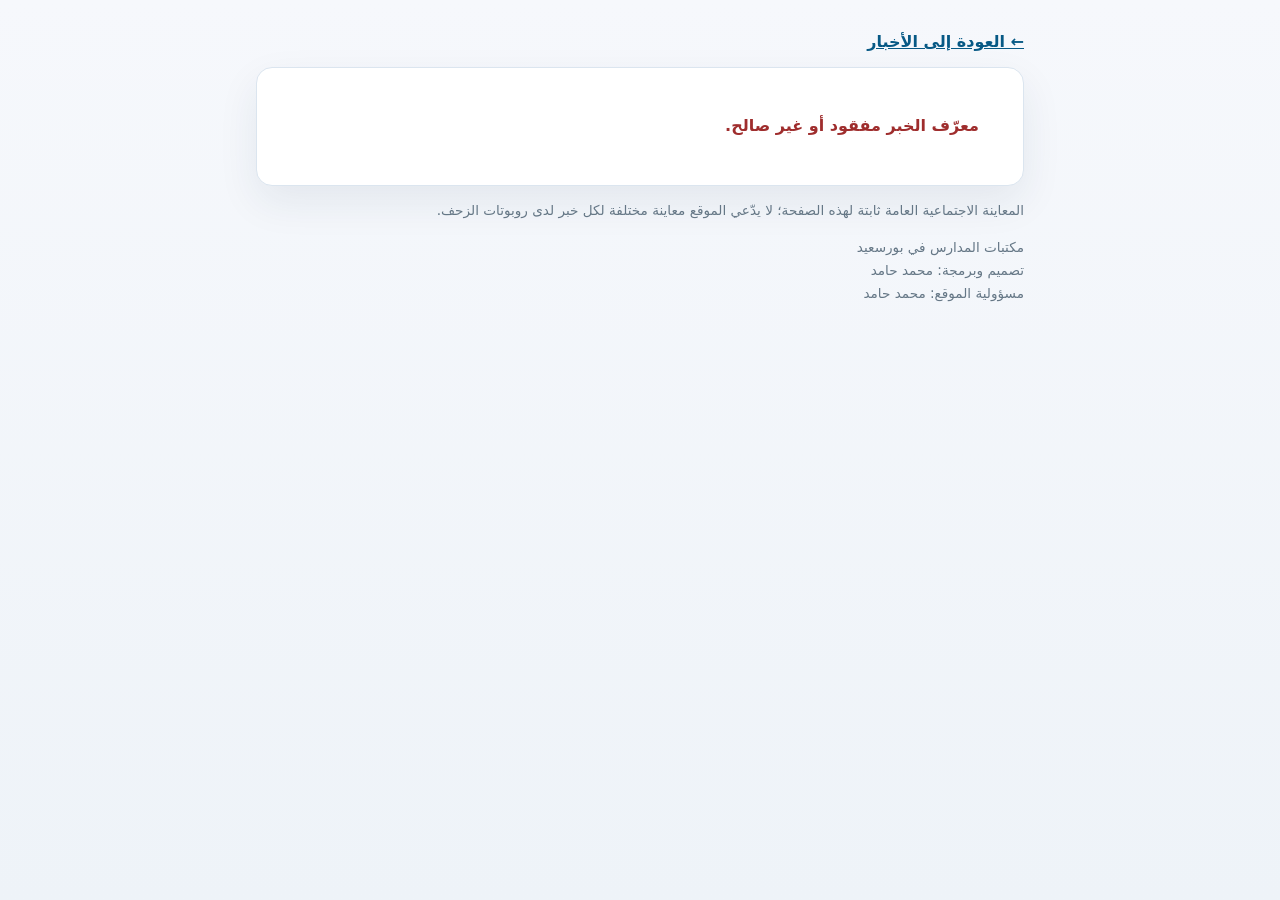
<file: news.html>
<!doctype html>
<html lang="ar" dir="rtl">
<head>
  <meta charset="utf-8">
  <meta name="viewport" content="width=device-width, initial-scale=1">
  <meta name="theme-color" content="#f6f8fc">
  <meta name="description" content="ملخص عربي موثق لأخبار المكتبات والقراءة المرتبطة بها، مع المصدر الأصلي.">
  <meta property="og:title" content="أخبار المكتبات والقراءة — المكتبة المدرسية الرقمية">
  <meta property="og:description" content="صفحة تفاصيل خبر من أخبار المكتبات والقراءة. تُعرض بيانات الخبر بعد تحميلها من news.json.">
  <meta property="og:site_name" content="المكتبة المدرسية الرقمية">
  <meta property="og:locale" content="ar_EG">
  <meta property="og:type" content="website">
  <meta property="og:url" content="https://selim306306.github.io/borsaid-school-library/news.html">
  <meta property="og:image" content="https://selim306306.github.io/borsaid-school-library/assets/social-preview-20261018.jpg">
  <meta property="og:image:alt" content="المكتبة المدرسية الرقمية — بطاقة تعريفية عامة">
  <meta name="twitter:card" content="summary_large_image">
  <meta name="twitter:title" content="أخبار المكتبات والقراءة — المكتبة المدرسية الرقمية">
  <meta name="twitter:description" content="صفحة تفاصيل خبر من أخبار المكتبات والقراءة.">
  <meta name="twitter:image" content="https://selim306306.github.io/borsaid-school-library/assets/social-preview-20261018.jpg">
  <title>تفاصيل أخبار المكتبات — المكتبة المدرسية الرقمية</title>
  <link rel="icon" href="assets/mark.svg" type="image/svg+xml">
  <link rel="stylesheet" href="news-detail.css?v=d0ef5b88af96d369">
</head>
<body>
  <a class="skip-link" href="#main">تجاوز إلى المحتوى</a>
  <main id="main" class="news-detail-shell">
    <a class="back-link" href="index.html#homeNews">← العودة إلى الأخبار</a>
    <article class="news-detail-card" aria-labelledby="newsTitle">
      <p id="newsStatus" class="news-status" role="status" aria-live="polite">جارٍ تحميل الخبر…</p>
      <div id="newsContent" hidden>
        <p id="newsSource" class="news-source"></p>
        <h1 id="newsTitle"></h1>
        <div class="news-meta" aria-label="بيانات الخبر">
          <span id="newsCategory"></span>
          <time id="newsDate"></time>
        </div>
        <p id="newsSummary" class="news-summary"></p>
        <div class="news-actions">
          <a id="newsOriginalLink" class="primary-link" target="_blank" rel="noopener noreferrer">فتح المصدر الأصلي <span aria-hidden="true">↗</span></a>
          <button id="shareNews" type="button">مشاركة الخبر</button>
          <p id="shareStatus" class="share-status" role="status" aria-live="polite"></p>
        </div>
      </div>
    </article>
    <p class="og-note">المعاينة الاجتماعية العامة ثابتة لهذه الصفحة؛ لا يدّعي الموقع معاينة مختلفة لكل خبر لدى روبوتات الزحف.</p>
    <footer class="og-note">مكتبات المدارس في بورسعيد<br>تصميم وبرمجة: محمد حامد<br>مسؤولية الموقع: محمد حامد</footer>
  </main>
  <script type="module" src="news-detail.js?v=8ea3008a3f66c650"></script>
</body>
</html>
</file>
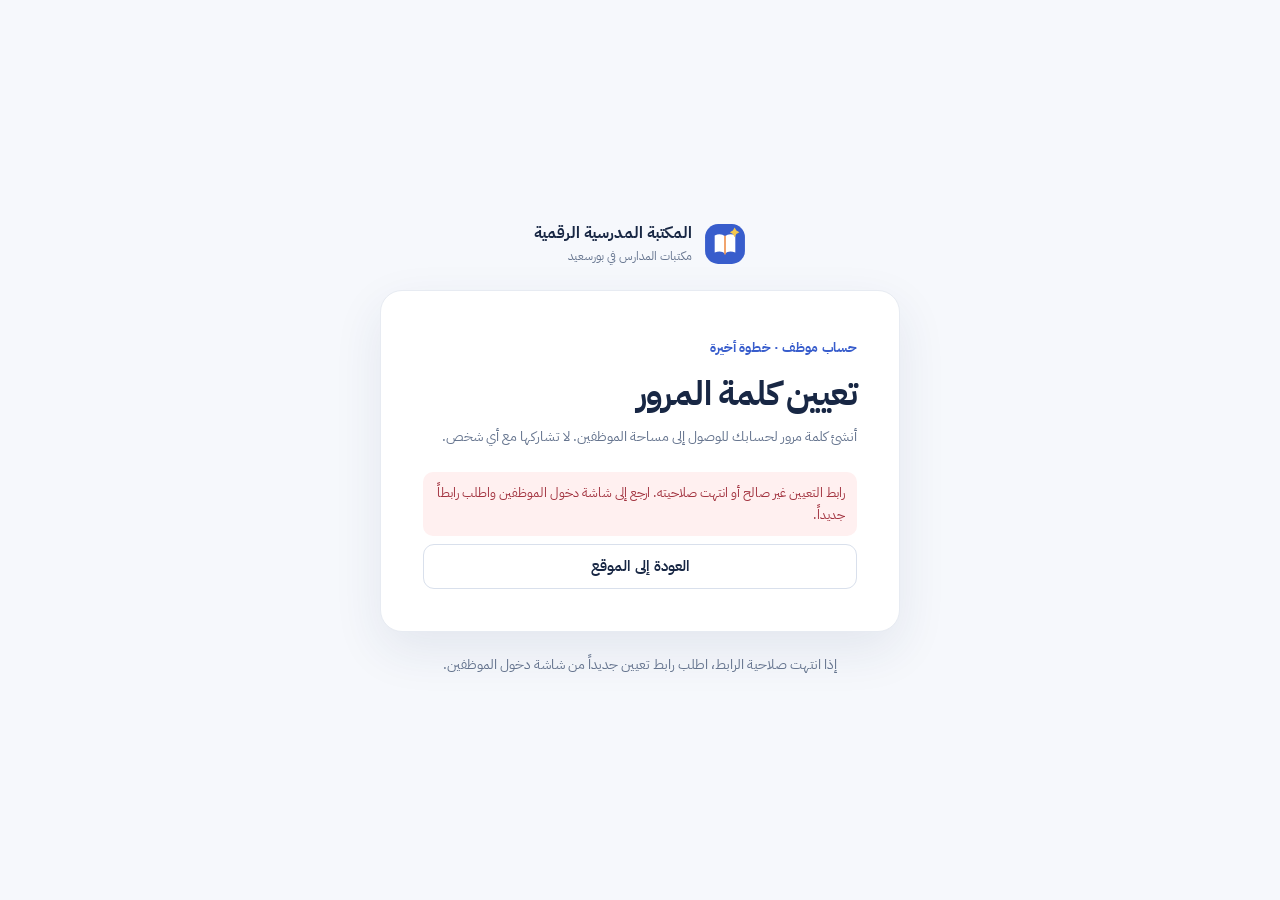
<file: set-password.html>
<!doctype html>
<html lang="ar" dir="rtl">
<head>
  <meta charset="utf-8">
  <meta name="viewport" content="width=device-width, initial-scale=1">
  <meta name="theme-color" content="#f6f8fc">
  <meta name="robots" content="noindex, nofollow">
  <meta name="referrer" content="no-referrer">
  <meta name="description" content="تعيين كلمة مرور آمنة لحساب موظفي المكتبة المدرسية الرقمية.">
  <title>تعيين كلمة المرور | المكتبة المدرسية الرقمية</title>
  <link rel="icon" href="./assets/mark.svg" type="image/svg+xml">
  <link rel="preconnect" href="https://fonts.googleapis.com">
  <link rel="preconnect" href="https://fonts.gstatic.com" crossorigin>
  <link href="https://fonts.googleapis.com/css2?family=IBM+Plex+Sans+Arabic:wght@400;500;600;700&display=swap" rel="stylesheet">
  <link rel="stylesheet" href="./site.css?v=ba11cb9b5d210800">
  <script type="module" src="./site-media-public.js?v=32e20cc432e340e7"></script>
  <script type="module" src="./set-password.js?v=ded634745db3174e"></script>
</head>
<body class="auth-page">
  <main class="auth-shell">
    <a class="auth-brand" href="./" aria-label="العودة إلى المكتبة المدرسية الرقمية">
      <img src="./assets/mark.svg" alt="" width="44" height="44">
      <span><strong>المكتبة المدرسية الرقمية</strong><small>مكتبات المدارس في بورسعيد</small></span>
    </a>
    <section class="auth-card" aria-labelledby="passwordTitle">
      <span class="eyebrow">حساب موظف · خطوة أخيرة</span>
      <h1 id="passwordTitle">تعيين كلمة المرور</h1>
      <p class="auth-intro">أنشئ كلمة مرور لحسابك للوصول إلى مساحة الموظفين. لا تشاركها مع أي شخص.</p>
      <form id="passwordForm" class="auth-form" hidden>
        <label for="newPassword">كلمة المرور الجديدة</label>
        <input id="newPassword" name="password" type="password" autocomplete="new-password" minlength="8" maxlength="128" required dir="ltr" aria-describedby="passwordHint">
        <small id="passwordHint" class="auth-hint">استخدم 8 أحرف على الأقل.</small>
        <label for="confirmPassword">تأكيد كلمة المرور</label>
        <input id="confirmPassword" name="passwordConfirmation" type="password" autocomplete="new-password" minlength="8" maxlength="128" required dir="ltr">
        <button id="savePasswordButton" class="button button-primary" type="submit">حفظ كلمة المرور</button>
      </form>
      <p id="authStatus" class="auth-status" role="status" aria-live="polite">جارٍ التحقق من رابطك...</p>
      <a class="button button-outline auth-return" href="./">العودة إلى الموقع</a>
    </section>
    <p class="auth-footer">إذا انتهت صلاحية الرابط، اطلب رابط تعيين جديداً من شاشة دخول الموظفين.</p>
  </main>
</body>
</html>
</file>
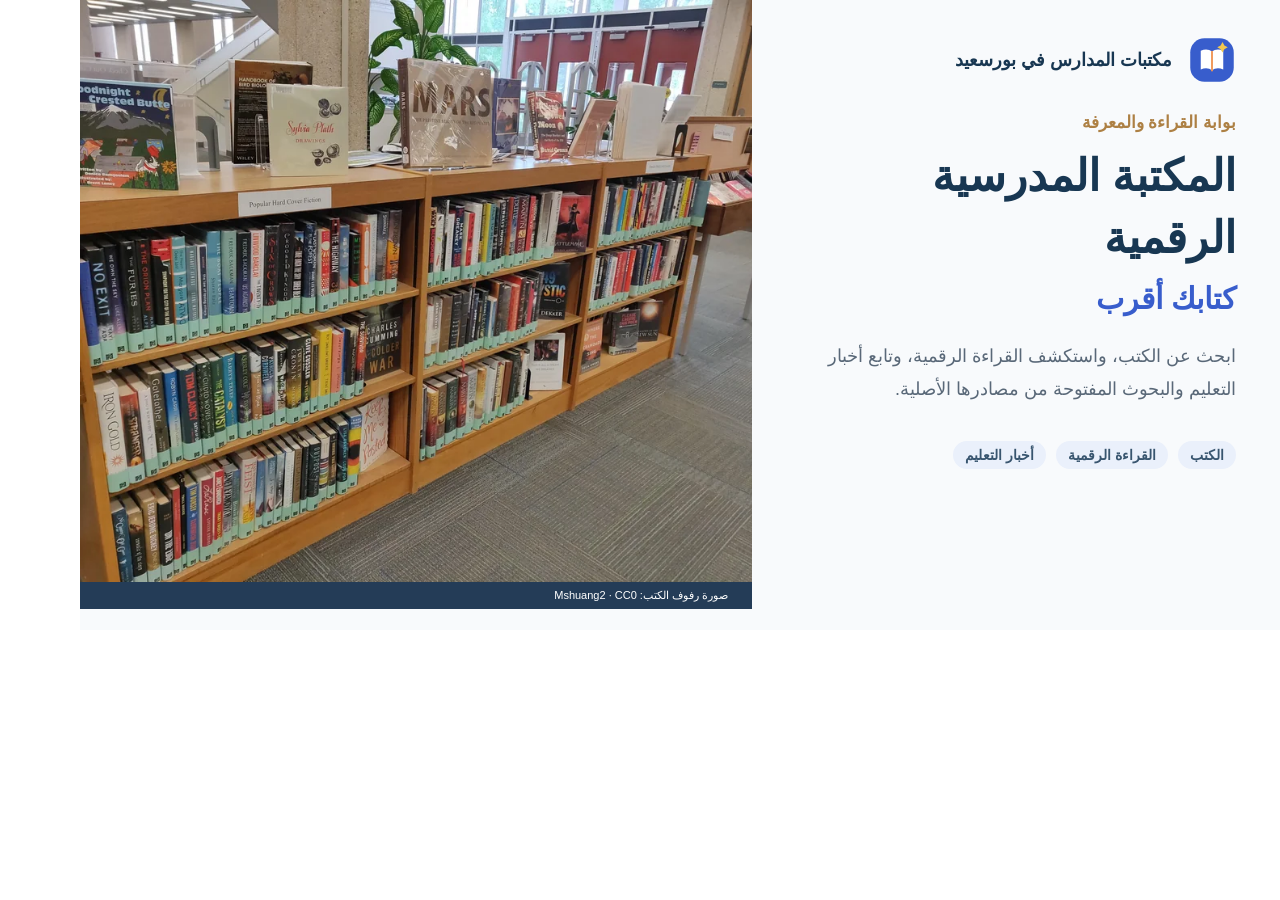
<file: assets/social-preview-source.html>
<!doctype html>
<html lang="ar" dir="rtl">
<meta charset="utf-8">
<title>بطاقة المكتبة المدرسية الرقمية</title>
<style>
@page{size:1200px 630px;margin:0}
*{box-sizing:border-box}html,body{margin:0;font-family:"Noto Sans Arabic",sans-serif;color:#183752}
.card{direction:ltr;background:#f8fafc;width:1200px;height:630px;overflow:hidden}
.photo{float:left;width:672px;background:#243c57}
.photo img{display:block;width:100%;height:582px;object-fit:cover}
.photo p{margin:0;padding:6px 24px;color:#fff;font-size:11px;line-height:1.4;direction:rtl}
.copy{margin-left:672px;width:528px;padding:36px 44px 24px;direction:rtl}
.brand{display:flex;align-items:center;gap:16px;font-weight:700;font-size:18px;line-height:1.5}
.brand img{width:48px;height:48px}
.eyebrow{color:#ad8044;font-size:17px;font-weight:700;margin:28px 0 12px}
h1{font-size:44px;line-height:1.4;margin:0 0 10px;font-weight:700}
h2{color:#385dcc;font-size:30px;line-height:1.4;margin:0 0 20px}
.description{font-size:18px;line-height:1.8;color:#596878;margin:0}
.tags{display:flex;gap:10px;margin-top:36px;font-size:14px;font-weight:600;color:#38556f}
.tags span{background:#eaf0fb;border-radius:20px;padding:6px 12px}
</style>
<main class="card">
<section class="photo"><img src="header-gallery/library-bookshelf.webp" alt="رفوف كتب"><p>صورة رفوف الكتب: Mshuang2 · CC0</p></section>
<section class="copy">
<div class="brand"><img src="mark.svg" alt=""><span>مكتبات المدارس في بورسعيد</span></div>
<p class="eyebrow">بوابة القراءة والمعرفة</p>
<h1>المكتبة المدرسية<br>الرقمية</h1>
<h2>كتابك أقرب</h2>
<p class="description">ابحث عن الكتب، واستكشف القراءة الرقمية، وتابع أخبار التعليم والبحوث المفتوحة من مصادرها الأصلية.</p>
<div class="tags"><span>الكتب</span><span>القراءة الرقمية</span><span>أخبار التعليم</span></div>
</section>
</main>
</html>
</file>
<file: site-bundle.css>
/* Generated by scripts/version-assets.mjs; edit the original stylesheets. */
/* Source: site.css */
:root{--ink:#182744;--muted:#66758f;--blue:#385dcc;--blue-dark:#2449ad;--blue-soft:#edf2ff;--red:#db5864;--red-soft:#fff0f0;--yellow:#f3c84f;--yellow-soft:#fff9e7;--orange:#ed9557;--line:#e7ebf2;--bg:#f7f8fb;--white:#fff;--green:#23845a;--green-soft:#edf9f2;--shadow:0 18px 50px rgba(34,54,98,.09);--radius:22px;--font:'IBM Plex Sans Arabic',Tahoma,Arial,sans-serif}*{box-sizing:border-box}html{scroll-behavior:smooth;scroll-padding-top:88px}body{margin:0;background:var(--white);color:var(--ink);font-family:var(--font);font-size:calc((15px) + var(--site-font-step, 2px));line-height:1.7}button,input,select{font:inherit}button,a,select{-webkit-tap-highlight-color:transparent}a{color:inherit;text-decoration:none}button{cursor:pointer}img{max-width:100%;display:block}.sr-only{position:absolute;width:1px;height:1px;padding:0;margin:-1px;overflow:hidden;clip:rect(0,0,0,0);white-space:nowrap;border:0}.section-wrap,.site-header{width:min(1180px,calc(100% - 48px));margin-inline:auto}.announcement{display:flex;align-items:center;justify-content:center;gap:9px;background:#eff4ff;color:#3855a5;font-size:calc((12px) + var(--site-font-step, 2px));font-weight:600;padding:8px 18px}.announcement-dot,.live-pill i{width:7px;height:7px;border-radius:50%;background:#55b782;display:inline-block;box-shadow:0 0 0 4px rgba(85,183,130,.14)}.site-header{height:82px;display:flex;align-items:center;justify-content:space-between;gap:24px;position:relative;z-index:5}.brand,.footer-brand,.dialog-brand{display:flex;align-items:center;gap:11px}.brand img,.footer-brand img,.dialog-brand img{flex:0 0 auto}.brand-copy,.footer-brand div,.dialog-brand div{display:flex;flex-direction:column;line-height:1.35}.brand-copy strong,.footer-brand strong,.dialog-brand strong{font-size:calc((14px) + var(--site-font-step, 2px));font-weight:700;letter-spacing:-.2px}.brand-copy small,.footer-brand small,.dialog-brand small{font-size:calc((10px) + var(--site-font-step, 2px));color:var(--muted);margin-top:3px}.desktop-nav{display:flex;align-items:center;gap:32px;color:#55627a;font-size:calc((13px) + var(--site-font-step, 2px));font-weight:500}.desktop-nav a{transition:color .2s}.desktop-nav a:hover,.text-link:hover{color:var(--blue)}.button{border:0;border-radius:11px;display:inline-flex;align-items:center;justify-content:center;gap:10px;min-height:45px;padding:0 19px;font-size:calc((13px) + var(--site-font-step, 2px));font-weight:600;transition:transform .18s,box-shadow .18s,background .18s}.button:hover{transform:translateY(-1px)}.button:focus-visible,button:focus-visible,a:focus-visible,input:focus-visible,select:focus-visible{outline:3px solid rgba(56,93,204,.35);outline-offset:2px}.button-primary{background:var(--blue);color:#fff;box-shadow:0 7px 18px rgba(56,93,204,.2)}.button-primary:hover{background:var(--blue-dark);box-shadow:0 10px 22px rgba(56,93,204,.25)}.button-outline{border:1px solid #d9e0ec;color:var(--ink);background:#fff}.button-outline:hover{border-color:#a8b9e9;background:#f9faff}.button-soft{background:var(--blue-soft);color:var(--blue)}.staff-open{min-height:41px;padding-inline:15px;font-size:calc((12px) + var(--site-font-step, 2px))}.staff-icon{font-size:calc((17px) + var(--site-font-step, 2px));line-height:1;color:var(--blue)}
:root{--ink:#182744;--muted:#66758f;--blue:#385dcc;--blue-dark:#2449ad;--blue-soft:#edf2ff;--red:#db5864;--red-soft:#fff0f0;--yellow:#f3c84f;--yellow-soft:#fff9e7;--orange:#ed9557;--line:#e7ebf2;--bg:#f7f8fb;--white:#fff;--green:#23845a;--green-soft:#edf9f2;--shadow:0 18px 50px rgba(34,54,98,.09);--radius:22px;--font:'IBM Plex Sans Arabic',Tahoma,Arial,sans-serif}*{box-sizing:border-box}html{scroll-behavior:smooth;scroll-padding-top:88px}body{margin:0;background:var(--white);color:var(--ink);font-family:var(--font);font-size:calc((15px) + var(--site-font-step, 2px));line-height:1.7}button,input,select{font:inherit}button,a,select{-webkit-tap-highlight-color:transparent}a{color:inherit;text-decoration:none}button{cursor:pointer}img{max-width:100%;display:block}.sr-only{position:absolute;width:1px;height:1px;padding:0;margin:-1px;overflow:hidden;clip:rect(0,0,0,0);white-space:nowrap;border:0}.section-wrap,.site-header{width:min(1180px,calc(100% - 48px));margin-inline:auto}.announcement{display:flex;align-items:center;justify-content:center;gap:9px;background:#eff4ff;color:#3855a5;font-size:calc((12px) + var(--site-font-step, 2px));font-weight:600;padding:8px 18px}.announcement-dot,.live-pill i{width:7px;height:7px;border-radius:50%;background:#55b782;display:inline-block;box-shadow:0 0 0 4px rgba(85,183,130,.14)}.site-header{height:82px;display:flex;align-items:center;justify-content:space-between;gap:24px;position:relative;z-index:5}.brand,.footer-brand,.dialog-brand{display:flex;align-items:center;gap:11px}.brand img,.footer-brand img,.dialog-brand img{flex:0 0 auto}.brand-copy,.footer-brand div,.dialog-brand div{display:flex;flex-direction:column;line-height:1.35}.brand-copy strong,.footer-brand strong,.dialog-brand strong{font-size:calc((14px) + var(--site-font-step, 2px));font-weight:700;letter-spacing:-.2px}.brand-copy small,.footer-brand small,.dialog-brand small{font-size:calc((10px) + var(--site-font-step, 2px));color:var(--muted);margin-top:3px}.desktop-nav{display:flex;align-items:center;gap:32px;color:#55627a;font-size:calc((13px) + var(--site-font-step, 2px));font-weight:500}.desktop-nav a{transition:color .2s}.desktop-nav a:hover,.text-link:hover{color:var(--blue)}.button{border:0;border-radius:11px;display:inline-flex;align-items:center;justify-content:center;gap:10px;min-height:45px;padding:0 19px;font-size:calc((13px) + var(--site-font-step, 2px));font-weight:600;transition:transform .18s,box-shadow .18s,background .18s}.button:hover{transform:translateY(-1px)}.button:focus-visible,button:focus-visible,a:focus-visible,input:focus-visible,select:focus-visible{outline:3px solid rgba(56,93,204,.35);outline-offset:2px}.button-primary{background:var(--blue);color:#fff;box-shadow:0 7px 18px rgba(56,93,204,.2)}.button-primary:hover{background:var(--blue-dark);box-shadow:0 10px 22px rgba(56,93,204,.25)}.button-outline{border:1px solid #d9e0ec;color:var(--ink);background:#fff}.button-outline:hover{border-color:#a8b9e9;background:#f9faff}.button-soft{background:var(--blue-soft);color:var(--blue)}.staff-open{min-height:41px;padding-inline:15px;font-size:calc((12px) + var(--site-font-step, 2px))}.staff-icon{font-size:calc((17px) + var(--site-font-step, 2px));line-height:1;color:var(--blue)}
.hero{position:relative;display:grid;grid-template-columns:.9fr 1.1fr;align-items:center;gap:48px;padding-top:48px;padding-bottom:86px;min-height:512px}.hero-copy{position:relative;z-index:2;padding:8px 0}.eyebrow{display:inline-flex;align-items:center;gap:8px;color:var(--blue);font-size:calc((11px) + var(--site-font-step, 2px));font-weight:700;letter-spacing:.1px}.eyebrow-mark{display:inline-flex;align-items:center;justify-content:center;width:21px;height:21px;border-radius:7px;background:var(--yellow-soft);color:#ce9520;font-size:calc((15px) + var(--site-font-step, 2px))}.hero h1{font-size:calc((clamp(42px,5vw,65px)) + var(--site-font-step, 2px));line-height:1.22;letter-spacing:-2.2px;margin:18px 0 15px;font-weight:700}.title-dot{color:var(--red)}.hero-lede{font-size:calc((15px) + var(--site-font-step, 2px));line-height:1.9;color:#697891;max-width:470px;margin:0 0 23px}.hero-actions{display:flex;align-items:center;gap:23px}.hero-actions .button{min-width:136px}.text-link{display:inline-flex;align-items:center;gap:8px;color:#344b85;font-size:calc((12px) + var(--site-font-step, 2px));font-weight:600;transition:color .2s}.trust-line{display:flex;align-items:center;gap:8px;color:#7c8798;font-size:calc((10px) + var(--site-font-step, 2px));margin-top:27px}.trust-check{display:grid;place-items:center;width:17px;height:17px;border-radius:50%;background:var(--green-soft);color:var(--green);font-weight:700;font-size:calc((11px) + var(--site-font-step, 2px))}.hero-image-wrap{position:relative;margin-left:-8px}.hero-image{width:100%;aspect-ratio:1.12/1;object-fit:cover;object-position:63% center;border-radius:30px 30px 120px 30px;box-shadow:var(--shadow)}.hero-image-wrap:after{content:'';position:absolute;inset:auto 0 0;border-radius:0 0 120px 30px;height:36%;background:linear-gradient(0deg,rgba(19,31,54,.53),transparent);pointer-events:none}.image-caption{position:absolute;right:22px;bottom:19px;z-index:1;display:flex;align-items:center;gap:11px;color:#fff}.image-caption span:last-child{display:flex;flex-direction:column;line-height:1.5}.image-caption strong{font-size:calc((12px) + var(--site-font-step, 2px))}.image-caption small{font-size:calc((10px) + var(--site-font-step, 2px));color:rgba(255,255,255,.78)}.caption-icon{display:grid;place-items:center;width:33px;height:33px;border-radius:11px;background:#fff;color:var(--blue);font-size:calc((18px) + var(--site-font-step, 2px))}.floating-note{position:absolute;z-index:2;display:flex;align-items:center;gap:10px;background:rgba(255,255,255,.96);padding:11px 14px 11px 13px;border-radius:15px;box-shadow:0 14px 32px rgba(22,40,82,.13);min-width:173px}.floating-note span:last-child{display:flex;flex-direction:column;line-height:1.5}.floating-note b{font-size:calc((10px) + var(--site-font-step, 2px))}.floating-note small{font-size:calc((9px) + var(--site-font-step, 2px));color:var(--muted)}.note-symbol{width:34px;height:34px;border-radius:10px;display:grid;place-items:center;font-weight:700;color:var(--blue);background:var(--blue-soft);font-size:calc((13px) + var(--site-font-step, 2px))}.note-yellow .note-symbol{color:#b88412;background:var(--yellow-soft);font-size:calc((19px) + var(--site-font-step, 2px))}.note-blue{left:-24px;top:17%}.note-yellow{right:-20px;bottom:22%}.hero-spark{position:absolute;color:var(--yellow);font-size:calc((26px) + var(--site-font-step, 2px))}.spark-one{top:46px;left:40%}.spark-two{bottom:62px;right:44%;color:var(--red);font-size:calc((18px) + var(--site-font-step, 2px))}
.search-section{padding-top:50px;padding-bottom:68px;background:#f8f9fc;border-radius:28px;margin-top:4px;margin-bottom:84px;padding-inline:38px}.section-heading{display:flex;justify-content:space-between;align-items:flex-end;gap:22px;margin-bottom:27px}.section-heading h2,.workflow-heading h2{font-size:calc((29px) + var(--site-font-step, 2px));letter-spacing:-.7px;line-height:1.35;margin:7px 0 5px}.section-heading p{margin:0;color:var(--muted);font-size:calc((12px) + var(--site-font-step, 2px))}.live-pill{display:flex;align-items:center;gap:9px;border:1px solid #e2e8f1;border-radius:30px;padding:7px 12px;background:#fff;font-size:calc((10px) + var(--site-font-step, 2px));color:#52617a;white-space:nowrap}.live-pill i{width:6px;height:6px}.search-box{display:flex;align-items:center;gap:14px;background:#fff;border:1px solid #e4e8ef;border-radius:15px;padding:8px 9px 8px 14px;min-height:68px;box-shadow:0 6px 22px rgba(25,49,89,.04)}.search-icon{display:grid;place-items:center;width:33px;height:33px;color:var(--blue);flex:0 0 auto}.search-icon svg{width:22px;height:22px;fill:none;stroke:currentColor;stroke-width:1.7;stroke-linecap:round}.search-box input[type=search]{border:0;outline:0;min-width:0;flex:1;color:var(--ink);font-size:calc((13px) + var(--site-font-step, 2px));background:transparent}.search-box input::placeholder{color:#9aa5b5}.search-box select,.workspace-controls select{border:0;border-right:1px solid var(--line);background:#fff;min-width:122px;max-width:165px;color:#5c6980;font-size:calc((11px) + var(--site-font-step, 2px));padding:5px 12px;outline:none}.availability-toggle{display:flex;align-items:center;gap:8px;white-space:nowrap;font-size:calc((10px) + var(--site-font-step, 2px));color:#66748b;cursor:pointer}.availability-toggle input{position:absolute;opacity:0;width:1px;height:1px}.toggle-ui{width:29px;height:16px;border-radius:12px;background:#d9deea;position:relative;transition:background .2s}.toggle-ui:after{content:'';position:absolute;width:10px;height:10px;top:3px;right:3px;border-radius:50%;background:#fff;transition:transform .2s}.availability-toggle input:checked+.toggle-ui{background:var(--blue)}.availability-toggle input:checked+.toggle-ui:after{transform:translateX(-13px)}.availability-toggle input:focus-visible+.toggle-ui{outline:3px solid rgba(56,93,204,.35);outline-offset:2px}.search-submit{min-height:49px;padding-inline:17px;flex:0 0 auto}.search-meta{min-height:35px;display:flex;align-items:center;justify-content:space-between;color:#8994a5;font-size:calc((10px) + var(--site-font-step, 2px))}.clear-search{border:0;background:none;color:var(--blue);font-size:calc((10px) + var(--site-font-step, 2px));font-weight:600}.results-grid{display:grid;grid-template-columns:repeat(3,1fr);gap:14px}.book-card{position:relative;display:flex;flex-direction:column;min-height:190px;background:#fff;border:1px solid #e8ecf2;border-radius:17px;padding:17px 18px 16px;overflow:hidden;transition:box-shadow .2s,transform .2s}.book-card:hover{transform:translateY(-2px);box-shadow:0 11px 25px rgba(30,48,84,.08)}.book-card:before{content:'';position:absolute;top:0;right:0;width:4px;height:100%;background:var(--card-accent,var(--blue))}.book-card:nth-child(3n+2){--card-accent:var(--red)}.book-card:nth-child(3n){--card-accent:var(--yellow)}.book-card-top{display:flex;align-items:flex-start;justify-content:space-between;gap:8px}.book-classification{font-size:calc((9px) + var(--site-font-step, 2px));color:var(--blue);font-weight:600;background:#f2f5ff;border-radius:6px;padding:4px 7px;max-width:70%;overflow:hidden;text-overflow:ellipsis;white-space:nowrap}.availability-badge{font-size:calc((9px) + var(--site-font-step, 2px));font-weight:600;color:var(--green);background:var(--green-soft);padding:4px 8px;border-radius:20px;white-space:nowrap}.availability-badge.unavailable{background:#f2f4f7;color:#69758a}.book-card h3{font-size:calc((15px) + var(--site-font-step, 2px));line-height:1.6;margin:13px 0 2px;display:-webkit-box;-webkit-line-clamp:2;-webkit-box-orient:vertical;overflow:hidden}.book-author{font-size:calc((10px) + var(--site-font-step, 2px));color:#79869a;min-height:18px}.book-card-divider{height:1px;background:#edf0f5;margin:12px 0 9px}.book-meta{display:flex;align-items:center;justify-content:space-between;gap:10px;font-size:calc((9px) + var(--site-font-step, 2px));color:#68758a}.book-meta span{display:flex;align-items:center;gap:5px}.book-meta strong{font-size:calc((10px) + var(--site-font-step, 2px));color:#394a69;font-weight:600}.book-number{color:#909aae}.empty-state{background:#fff;border:1px dashed #dfe4ed;border-radius:17px;text-align:center;padding:32px 18px 29px}.empty-illustration{width:56px;height:56px;border-radius:18px;background:var(--blue-soft);color:var(--blue);display:grid;place-items:center;margin:0 auto 13px;position:relative;font-size:calc((22px) + var(--site-font-step, 2px))}.empty-illustration span+span{position:absolute;right:7px;top:1px;font-size:calc((21px) + var(--site-font-step, 2px));color:var(--orange)}.empty-state h3{font-size:calc((14px) + var(--site-font-step, 2px));margin:0 0 5px}.empty-state p{color:var(--muted);font-size:calc((11px) + var(--site-font-step, 2px));margin:0 auto 15px;max-width:470px}.catalog-safety{display:flex;align-items:flex-start;gap:9px;border-top:1px solid #eaedf3;margin-top:23px;padding-top:15px;color:#78859a;font-size:calc((10px) + var(--site-font-step, 2px))}.safety-icon{width:17px;height:17px;display:grid;place-items:center;border-radius:50%;background:var(--green-soft);color:var(--green);font-size:calc((10px) + var(--site-font-step, 2px));flex:0 0 auto}.more-row{display:flex;align-items:center;justify-content:space-between;padding-top:18px;color:var(--muted);font-size:calc((10px) + var(--site-font-step, 2px))}.more-row .button{min-height:37px;font-size:calc((10px) + var(--site-font-step, 2px))}
.branches-section{padding-bottom:91px}.branches-section .section-heading{margin-bottom:20px}.branches-grid{display:grid;grid-template-columns:repeat(3,1fr);gap:14px}.branch-card,.branch-placeholder{display:flex;align-items:flex-start;gap:13px;padding:17px;background:#fff;border:1px solid var(--line);border-radius:16px;min-height:105px}.branch-marker{width:38px;height:38px;display:grid;place-items:center;border-radius:12px;background:var(--yellow-soft);color:#c18d20;font-size:calc((18px) + var(--site-font-step, 2px));flex:0 0 auto}.branch-card:nth-child(3n+2) .branch-marker{background:var(--red-soft);color:var(--red)}.branch-card:nth-child(3n) .branch-marker{background:var(--blue-soft);color:var(--blue)}.branch-card-body{min-width:0;flex:1}.branch-card strong,.branch-placeholder strong{display:block;font-size:calc((12px) + var(--site-font-step, 2px));margin:1px 0 3px}.branch-card p,.branch-placeholder p{margin:0;color:var(--muted);font-size:calc((10px) + var(--site-font-step, 2px));line-height:1.7}.branch-contact{display:flex;flex-wrap:wrap;gap:7px 12px;margin-top:7px;font-size:calc((9px) + var(--site-font-step, 2px));color:#526da9}.branch-contact a:hover{text-decoration:underline}.branch-placeholder{grid-column:1/-1;align-items:center;background:#fbfcfe;border-style:dashed}.placeholder-icon{display:grid;place-items:center;width:40px;height:40px;border-radius:13px;background:var(--blue-soft);color:var(--blue);font-size:calc((20px) + var(--site-font-step, 2px));flex:0 0 auto}
.feature-section{display:grid;grid-template-columns:.78fr 1.22fr;gap:52px;align-items:center;padding:52px 0 78px;border-top:1px solid #f0f2f6}.feature-intro h2{font-size:calc((34px) + var(--site-font-step, 2px));line-height:1.35;letter-spacing:-.9px;margin:10px 0 10px}.feature-intro p{font-size:calc((12px) + var(--site-font-step, 2px));line-height:1.9;color:var(--muted);max-width:310px;margin:0 0 20px}.feature-cards{display:grid;grid-template-columns:repeat(3,1fr);gap:12px}.feature-card{position:relative;min-height:227px;padding:17px 15px 16px;border-radius:17px;background:#f2f5ff;overflow:hidden}.feature-card:after{content:'';position:absolute;right:-37px;bottom:-48px;width:110px;height:110px;border-radius:50%;background:rgba(73,111,218,.07)}.feature-red{background:#fff3f2}.feature-red:after{background:rgba(219,88,100,.08)}.feature-yellow{background:#fff9e8}.feature-yellow:after{background:rgba(222,170,45,.11)}.feature-number{color:#8291b6;font-size:calc((9px) + var(--site-font-step, 2px));font-weight:700}.feature-red .feature-number{color:#c1878b}.feature-yellow .feature-number{color:#b2944a}.feature-icon{margin-top:20px;width:37px;height:37px;border-radius:12px;display:grid;place-items:center;background:#fff;color:var(--blue);font-size:calc((20px) + var(--site-font-step, 2px));box-shadow:0 4px 12px rgba(43,68,125,.06)}.feature-red .feature-icon{color:var(--red)}.feature-yellow .feature-icon{color:#bf932c}.feature-card h3{font-size:calc((13px) + var(--site-font-step, 2px));margin:15px 0 5px}.feature-card p{font-size:calc((10px) + var(--site-font-step, 2px));line-height:1.8;color:#6f7d92;margin:0}.feature-line{position:absolute;bottom:0;right:0;width:42px;height:3px;background:var(--blue);border-radius:4px}.feature-red .feature-line{background:var(--red)}.feature-yellow .feature-line{background:var(--yellow)}
.workflow-strip{display:flex;align-items:center;justify-content:space-between;gap:35px;border-top:1px solid #f0f2f6;padding-top:45px;padding-bottom:60px}.workflow-heading{flex:0 0 auto}.workflow-heading h2{font-size:calc((23px) + var(--site-font-step, 2px));margin:6px 0 0}.workflow-steps{display:flex;align-items:center;justify-content:space-around;gap:17px;flex:1}.workflow-step{display:flex;align-items:center;gap:10px;min-width:0}.step-number{width:38px;height:38px;display:grid;place-items:center;border-radius:12px;background:var(--blue-soft);color:var(--blue);font-size:calc((15px) + var(--site-font-step, 2px));font-weight:700;flex:0 0 auto}.step-red{background:var(--red-soft);color:var(--red)}.step-yellow{background:var(--yellow-soft);color:#bd8c1f}.workflow-step div{display:flex;flex-direction:column;line-height:1.55}.workflow-step strong{font-size:calc((11px) + var(--site-font-step, 2px))}.workflow-step small{font-size:calc((9px) + var(--site-font-step, 2px));color:var(--muted);white-space:nowrap}.step-arrow{color:#aeb8c9;font-size:calc((16px) + var(--site-font-step, 2px))}
.cta-section{position:relative;overflow:hidden;min-height:255px;display:flex;align-items:center;justify-content:space-between;background:#2d4fba;border-radius:25px;padding:35px 48px;margin-bottom:77px;color:#fff}.cta-section:before{content:'';position:absolute;inset:0;background:linear-gradient(112deg,rgba(35,68,169,.2),rgba(72,111,216,.36));pointer-events:none}.cta-copy{position:relative;z-index:1}.eyebrow-light{color:#dbe6ff}.cta-copy h2{font-size:calc((29px) + var(--site-font-step, 2px));line-height:1.35;margin:9px 0 7px;letter-spacing:-.5px}.cta-copy p{font-size:calc((11px) + var(--site-font-step, 2px));color:#d7e2ff;margin:0 0 16px}.button-white{background:#fff;color:#2849a8;min-height:41px;padding-inline:16px;font-size:calc((11px) + var(--site-font-step, 2px))}.button-white:hover{background:#f0f4ff}.cta-ornament{position:relative;z-index:1;width:340px;height:185px;display:grid;place-items:center;color:#fff}.orbit{position:absolute;border:1px solid rgba(255,255,255,.2);border-radius:50%;width:218px;height:128px;transform:rotate(-26deg)}.orbit-two{width:274px;height:158px;transform:rotate(25deg);border-color:rgba(255,255,255,.13)}.cta-book{display:grid;place-items:center;width:70px;height:70px;border-radius:22px;background:#fff;color:var(--blue);font-size:calc((37px) + var(--site-font-step, 2px));box-shadow:0 12px 28px rgba(13,34,108,.25);transform:rotate(-8deg)}.cta-star{position:absolute;top:15px;right:55px;font-size:calc((25px) + var(--site-font-step, 2px));color:var(--yellow)}.cta-dot{position:absolute;bottom:24px;left:56px;width:11px;height:11px;border-radius:50%;background:var(--orange);box-shadow:0 0 0 8px rgba(237,149,87,.14)}
.site-footer{border-top:1px solid #edf0f4;padding-top:26px;padding-bottom:21px}.footer-brand{margin-bottom:17px}.footer-brand strong{font-size:calc((12px) + var(--site-font-step, 2px))}.footer-brand small{font-size:calc((9px) + var(--site-font-step, 2px))}.footer-note{font-size:calc((10px) + var(--site-font-step, 2px));color:var(--muted);margin:0 0 24px}.footer-bottom{border-top:1px solid #f0f2f5;padding-top:14px;display:flex;align-items:center;justify-content:space-between;gap:12px;font-size:calc((9px) + var(--site-font-step, 2px));color:#8b96a7}.footer-bottom a{color:#586c9d}.credit{color:#455673;font-weight:600}.noscript-banner{position:fixed;bottom:10px;right:10px;left:10px;padding:12px;background:#fff4d7;border:1px solid #ecd18b;border-radius:10px;z-index:99;text-align:center;font-size:calc((12px) + var(--site-font-step, 2px))}
/* Staff workspace */
.staff-dialog{border:0;padding:0;width:min(1040px,calc(100% - 26px));max-width:none;max-height:min(92vh,900px);border-radius:22px;box-shadow:0 28px 90px rgba(14,26,52,.25);overflow:hidden;color:var(--ink)}.staff-dialog::backdrop{background:rgba(17,29,52,.58);backdrop-filter:blur(4px)}.dialog-shell{max-height:min(92vh,900px);overflow:auto;background:#fff}.dialog-header{position:sticky;top:0;z-index:4;display:flex;align-items:center;justify-content:space-between;padding:13px 20px;border-bottom:1px solid var(--line);background:rgba(255,255,255,.96);backdrop-filter:blur(8px)}.dialog-brand img{width:35px;height:35px}.dialog-brand strong{font-size:calc((12px) + var(--site-font-step, 2px))}.dialog-brand small{font-size:calc((9px) + var(--site-font-step, 2px))}.icon-button{width:35px;height:35px;border:1px solid var(--line);background:#fff;border-radius:10px;font-size:calc((24px) + var(--site-font-step, 2px));line-height:1;color:#64718a}.login-pane{display:grid;grid-template-columns:.8fr 1.2fr;min-height:422px}.login-art{position:relative;overflow:hidden;display:flex;align-items:flex-end;padding:32px;background:linear-gradient(145deg,#284cb7,#6884dc);color:#fff;min-height:420px}.login-art:before{content:'';position:absolute;width:275px;height:275px;border-radius:50%;border:1px solid rgba(255,255,255,.25);top:-86px;left:-95px}.login-art:after{content:'';position:absolute;width:228px;height:228px;border-radius:50%;border:1px solid rgba(255,255,255,.17);top:-63px;left:-74px}.login-art>div{position:relative;z-index:1}.login-art small{display:block;font-size:calc((10px) + var(--site-font-step, 2px));color:#dce5ff}.login-art strong{display:block;font-size:calc((27px) + var(--site-font-step, 2px));margin:7px 0}.login-art p{font-size:calc((11px) + var(--site-font-step, 2px));color:#e1e8ff;max-width:260px;margin:0}.login-art-mark{position:absolute;right:34px;top:80px;width:82px;height:82px;border-radius:25px;background:#fff;color:var(--blue);display:grid;place-items:center;font-size:calc((38px) + var(--site-font-step, 2px));box-shadow:0 16px 35px rgba(12,34,97,.2);transform:rotate(-7deg)}.login-art-star{position:absolute;right:145px;top:62px;color:var(--yellow);font-size:calc((27px) + var(--site-font-step, 2px))}.login-art-ring{position:absolute;right:168px;top:144px;width:110px;height:110px;border:1px solid rgba(255,255,255,.25);border-radius:50%}.login-form{display:flex;flex-direction:column;justify-content:center;padding:40px 55px}.login-form h2{font-size:calc((22px) + var(--site-font-step, 2px));margin:0 0 4px}.login-form>p{margin:0 0 19px;color:var(--muted);font-size:calc((11px) + var(--site-font-step, 2px))}.login-form label,.staff-form-grid label{display:flex;flex-direction:column;gap:6px;font-size:calc((10px) + var(--site-font-step, 2px));color:#5e6d85;font-weight:600}.login-form input,.staff-form-grid input,.staff-form-grid select{height:42px;border:1px solid #dfe5ee;border-radius:9px;padding:0 12px;background:#fff;color:var(--ink);font-size:calc((12px) + var(--site-font-step, 2px));outline:none}.login-form input{margin:6px 0 13px}.login-submit{margin-top:7px}.form-message{min-height:18px;color:var(--muted);font-size:calc((10px) + var(--site-font-step, 2px));margin:8px 0 0}.form-message.error{color:#c64250}.form-message.success{color:var(--green)}.privacy-note{margin-top:10px;font-size:calc((9px) + var(--site-font-step, 2px));color:#8591a4}.workspace-pane{padding:24px 27px 28px}.workspace-top{display:flex;align-items:flex-end;justify-content:space-between;gap:20px;margin-bottom:20px}.workspace-top h2{font-size:calc((22px) + var(--site-font-step, 2px));margin:2px 0}.workspace-top p{font-size:calc((10px) + var(--site-font-step, 2px));color:var(--muted);margin:0}.workspace-controls{display:flex;align-items:center;gap:8px}.workspace-controls select{border:1px solid var(--line);border-radius:8px;min-height:38px;max-width:210px}.signout-button{min-height:38px;font-size:calc((10px) + var(--site-font-step, 2px));padding-inline:13px}.inline-alert,.privacy-banner{background:#fff8e6;border:1px solid #f0dfa9;border-radius:10px;padding:10px 13px;color:#866a20;font-size:calc((10px) + var(--site-font-step, 2px));margin:0 0 15px}.stats-grid{display:grid;grid-template-columns:repeat(4,1fr);gap:10px;margin:0 0 20px}.stat-card{border:1px solid var(--line);border-radius:12px;padding:13px;background:#fff}.stat-card span{display:block;color:var(--muted);font-size:calc((9px) + var(--site-font-step, 2px))}.stat-card strong{display:block;font-size:calc((19px) + var(--site-font-step, 2px));margin-top:2px}.stat-card:nth-child(2){background:#f3f6ff}.stat-card:nth-child(3){background:#fff8e9}.stat-card:nth-child(4){background:#fff4f4}.staff-tabs{display:flex;gap:5px;overflow:auto;border-bottom:1px solid var(--line);margin-bottom:18px}.staff-tab{position:relative;flex:0 0 auto;border:0;background:none;padding:11px 13px;color:#7a879b;font-size:calc((10px) + var(--site-font-step, 2px));font-weight:600}.staff-tab.active{color:var(--blue)}.staff-tab.active:after{content:'';position:absolute;bottom:-1px;right:10px;left:10px;height:2px;background:var(--blue);border-radius:2px}.staff-panel{display:none}.staff-panel.active{display:block}.panel-heading{display:flex;justify-content:space-between;align-items:center;gap:15px;margin:2px 0 14px}.panel-heading h3{font-size:calc((14px) + var(--site-font-step, 2px));margin:0}.panel-heading p{font-size:calc((9px) + var(--site-font-step, 2px));color:var(--muted);margin:3px 0 0}.staff-form-grid{display:grid;grid-template-columns:repeat(3,minmax(0,1fr));gap:12px;padding:15px;background:#f8f9fc;border:1px solid #edf0f5;border-radius:13px}.staff-form-grid label{font-size:calc((9px) + var(--site-font-step, 2px))}.staff-form-grid input,.staff-form-grid select{height:38px;font-size:calc((11px) + var(--site-font-step, 2px))}.staff-form-grid .check-field{flex-direction:row;align-items:center;align-self:center;gap:9px;line-height:1.5}.staff-form-grid .check-field input{width:15px;height:15px;accent-color:var(--blue);flex:0 0 auto}.form-action{align-self:end;min-height:38px;font-size:calc((10px) + var(--site-font-step, 2px));padding-inline:13px}.list-heading{margin-top:22px}.list-heading .button{min-height:34px;font-size:calc((10px) + var(--site-font-step, 2px))}.table-wrap{width:100%;overflow:auto;border:1px solid var(--line);border-radius:11px}table{border-collapse:collapse;width:100%;min-width:560px;text-align:right;font-size:calc((10px) + var(--site-font-step, 2px))}th{background:#f8f9fc;color:#68768b;font-size:calc((9px) + var(--site-font-step, 2px));font-weight:600}th,td{padding:10px 12px;border-bottom:1px solid #eef0f4}tbody tr:last-child td{border-bottom:0}td{color:#3a4963}.table-empty{text-align:center;color:#8b96a7;padding:18px}.published-tag,.pending-tag{font-size:calc((9px) + var(--site-font-step, 2px));border-radius:20px;padding:3px 7px;background:var(--green-soft);color:var(--green)}.pending-tag{background:#f0f2f6;color:#778398}.branch-admin-list{display:grid;grid-template-columns:repeat(2,1fr);gap:8px;margin-top:13px}.branch-admin-item{border:1px solid var(--line);border-radius:10px;padding:10px 12px;display:flex;justify-content:space-between;align-items:center;gap:10px;font-size:calc((10px) + var(--site-font-step, 2px))}.branch-admin-item small{display:block;color:var(--muted)}.compact-form{grid-template-columns:repeat(4,minmax(0,1fr));margin-bottom:12px}.privacy-banner{margin:0 0 13px;background:#f1f5ff;border-color:#dfe7ff;color:#526493}.loan-return{border:0;border-radius:7px;padding:5px 8px;background:var(--blue-soft);color:var(--blue);font-size:calc((9px) + var(--site-font-step, 2px));font-weight:600}.late-tag{color:#c34855;font-size:calc((9px) + var(--site-font-step, 2px));font-weight:700}.report-grid{display:grid;grid-template-columns:repeat(3,1fr);gap:10px;margin-bottom:15px}.report-card{padding:14px;border:1px solid var(--line);border-radius:12px;background:#fff}.report-card span{display:block;font-size:calc((9px) + var(--site-font-step, 2px));color:var(--muted)}.report-card strong{display:block;font-size:calc((20px) + var(--site-font-step, 2px));margin-top:3px}.export-card{display:flex;align-items:center;justify-content:space-between;gap:16px;padding:15px;border:1px solid var(--line);border-radius:12px;margin:14px 0}.export-card strong{font-size:calc((11px) + var(--site-font-step, 2px))}.export-card p{margin:3px 0 0;color:var(--muted);font-size:calc((9px) + var(--site-font-step, 2px))}.export-card .button{min-height:36px;font-size:calc((10px) + var(--site-font-step, 2px));white-space:nowrap}.workspace-message{margin-top:14px}.branch-card .branch-public-tag{margin-right:auto;font-size:calc((8px) + var(--site-font-step, 2px));padding:3px 6px;border-radius:12px;background:var(--green-soft);color:var(--green)}.branch-card .branch-private-tag{background:#f2f4f7;color:#758096}
@media(max-width:980px){.section-wrap,.site-header{width:min(100% - 36px,760px)}.hero{grid-template-columns:.95fr 1.05fr;gap:24px;padding-top:35px;padding-bottom:65px}.hero h1{font-size:calc((52px) + var(--site-font-step, 2px))}.hero-image{aspect-ratio:1/1.02}.floating-note{min-width:155px;padding:9px 10px}.note-blue{left:-12px}.note-yellow{right:-10px}.search-section{padding-inline:25px}.feature-section{grid-template-columns:1fr;gap:25px}.feature-intro{max-width:500px}.feature-intro h2 br{display:none}.feature-intro p{max-width:470px}.workflow-strip{align-items:flex-start;flex-direction:column;gap:22px}.workflow-steps{width:100%}.feature-card{min-height:212px}}
@media(max-width:700px){body{font-size:calc((14px) + var(--site-font-step, 2px))}.section-wrap,.site-header{width:calc(100% - 32px)}.announcement{font-size:calc((10px) + var(--site-font-step, 2px))}.site-header{height:70px}.brand img{width:38px;height:38px}.brand-copy strong{font-size:calc((12px) + var(--site-font-step, 2px))}.brand-copy small{font-size:calc((9px) + var(--site-font-step, 2px))}.desktop-nav{display:none}.staff-open{min-height:37px;font-size:calc((10px) + var(--site-font-step, 2px));padding-inline:11px}.hero{display:flex;flex-direction:column-reverse;align-items:stretch;gap:20px;padding-top:19px;padding-bottom:48px;min-height:0}.hero-image-wrap{margin:0 7px 0 0}.hero-image{aspect-ratio:1.38/1;border-radius:22px 22px 78px 22px;object-position:61% center}.hero-image-wrap:after{border-radius:0 0 78px 22px}.image-caption{right:14px;bottom:13px}.image-caption strong{font-size:calc((10px) + var(--site-font-step, 2px))}.image-caption small{font-size:calc((8px) + var(--site-font-step, 2px))}.caption-icon{width:28px;height:28px}.floating-note{min-width:145px;padding:8px;border-radius:12px}.floating-note b{font-size:calc((9px) + var(--site-font-step, 2px))}.floating-note small{font-size:calc((8px) + var(--site-font-step, 2px))}.note-symbol{width:29px;height:29px}.note-blue{top:11%;left:-7px}.note-yellow{bottom:19%;right:-6px}.hero-copy{padding:0 4px}.hero h1{font-size:calc((43px) + var(--site-font-step, 2px));margin:11px 0 9px;letter-spacing:-1.5px}.hero-lede{font-size:calc((12px) + var(--site-font-step, 2px));line-height:1.8;margin-bottom:15px}.hero-actions{gap:16px}.hero-actions .button{min-height:41px;font-size:calc((11px) + var(--site-font-step, 2px));min-width:118px}.text-link{font-size:calc((10px) + var(--site-font-step, 2px))}.trust-line{font-size:calc((9px) + var(--site-font-step, 2px));margin-top:16px}.hero-spark{display:none}.search-section{width:100%;border-radius:0;margin-top:0;margin-bottom:58px;padding:38px 16px 31px}.section-heading{align-items:flex-start;gap:10px;margin-bottom:20px}.section-heading h2{font-size:calc((23px) + var(--site-font-step, 2px));margin:6px 0 4px}.section-heading p{font-size:calc((10px) + var(--site-font-step, 2px));line-height:1.8}.live-pill{font-size:calc((8px) + var(--site-font-step, 2px));padding:6px 9px;margin-top:14px}.search-box{display:grid;grid-template-columns:34px 1fr auto;gap:6px 9px;padding:10px;border-radius:13px}.search-icon{grid-row:1;grid-column:1}.search-box input[type=search]{grid-row:1;grid-column:2/4;font-size:calc((11px) + var(--site-font-step, 2px))}.search-box select{grid-row:2;grid-column:1/3;border:1px solid var(--line);border-radius:8px;max-width:none;width:100%;height:39px}.availability-toggle{grid-row:2;grid-column:3;font-size:calc((9px) + var(--site-font-step, 2px))}.search-submit{grid-row:3;grid-column:1/4;width:100%;min-height:40px}.search-meta{font-size:calc((9px) + var(--site-font-step, 2px));min-height:33px}.results-grid{grid-template-columns:1fr;gap:9px}.book-card{min-height:165px;padding:14px}.book-card h3{font-size:calc((13px) + var(--site-font-step, 2px));margin-top:10px}.book-meta{font-size:calc((8px) + var(--site-font-step, 2px))}.catalog-safety{font-size:calc((9px) + var(--site-font-step, 2px))}.branches-section{padding-bottom:59px}.branches-section .section-heading{align-items:flex-end}.branches-section .section-heading>.text-link{font-size:calc((9px) + var(--site-font-step, 2px));white-space:nowrap;margin-bottom:5px}.branches-grid{grid-template-columns:1fr;gap:9px}.branch-card,.branch-placeholder{min-height:90px;padding:13px}.feature-section{padding:37px 0 53px;gap:18px}.feature-intro h2{font-size:calc((28px) + var(--site-font-step, 2px))}.feature-intro p{font-size:calc((10px) + var(--site-font-step, 2px))}.feature-cards{grid-template-columns:1fr;gap:9px}.feature-card{min-height:0;padding:14px;display:grid;grid-template-columns:42px 1fr;column-gap:11px;align-items:center}.feature-number{position:absolute;left:13px;top:12px}.feature-icon{grid-row:1/3;margin:0}.feature-card h3{margin:0;font-size:calc((12px) + var(--site-font-step, 2px))}.feature-card p{grid-column:2;font-size:calc((9px) + var(--site-font-step, 2px))}.feature-line{width:28px}.workflow-strip{padding-top:31px;padding-bottom:43px}.workflow-heading h2{font-size:calc((20px) + var(--site-font-step, 2px))}.workflow-steps{flex-direction:column;align-items:stretch;gap:10px}.workflow-step{gap:9px}.step-number{width:32px;height:32px;border-radius:10px;font-size:calc((13px) + var(--site-font-step, 2px))}.workflow-step strong{font-size:calc((10px) + var(--site-font-step, 2px))}.workflow-step small{font-size:calc((8px) + var(--site-font-step, 2px))}.step-arrow{display:none}.cta-section{min-height:0;padding:26px 21px;margin-bottom:51px;border-radius:19px}.cta-copy h2{font-size:calc((24px) + var(--site-font-step, 2px))}.cta-copy p{max-width:235px;font-size:calc((9px) + var(--site-font-step, 2px));line-height:1.7}.cta-ornament{position:absolute;left:-67px;bottom:0;width:210px;height:150px;opacity:.65}.orbit{width:158px;height:90px}.orbit-two{width:192px;height:115px}.cta-book{width:53px;height:53px;font-size:calc((27px) + var(--site-font-step, 2px));border-radius:17px}.cta-star{right:25px;top:10px;font-size:calc((18px) + var(--site-font-step, 2px))}.cta-dot{bottom:16px;left:33px}.site-footer{padding-top:20px}.footer-brand{margin-bottom:11px}.footer-note{font-size:calc((9px) + var(--site-font-step, 2px));margin-bottom:17px}.footer-bottom{flex-wrap:wrap;justify-content:flex-start;gap:7px 15px;font-size:calc((8px) + var(--site-font-step, 2px))}.footer-bottom a{margin-right:auto}.staff-dialog{width:calc(100% - 14px);max-height:96vh;border-radius:16px}.dialog-shell{max-height:96vh}.dialog-header{padding:10px 13px}.login-pane{grid-template-columns:1fr;min-height:0}.login-art{min-height:175px;padding:17px 21px}.login-art-mark{width:53px;height:53px;border-radius:16px;right:auto;left:28px;top:35px;font-size:calc((25px) + var(--site-font-step, 2px))}.login-art-star{right:auto;left:91px;top:21px;font-size:calc((18px) + var(--site-font-step, 2px))}.login-art-ring{right:auto;left:84px;top:73px;width:82px;height:82px}.login-art strong{font-size:calc((19px) + var(--site-font-step, 2px));margin:4px 0}.login-art p{font-size:calc((9px) + var(--site-font-step, 2px));max-width:220px}.login-form{padding:22px 20px 24px}.login-form h2{font-size:calc((18px) + var(--site-font-step, 2px))}.workspace-pane{padding:17px 13px 20px}.workspace-top{align-items:flex-start;flex-direction:column;gap:10px}.workspace-top h2{font-size:calc((18px) + var(--site-font-step, 2px))}.workspace-controls{width:100%}.workspace-controls select{flex:1;max-width:none}.stats-grid{grid-template-columns:repeat(2,1fr);gap:7px}.stat-card{padding:10px}.stat-card strong{font-size:calc((17px) + var(--site-font-step, 2px))}.staff-tabs{margin-inline:-13px;padding-inline:10px}.staff-tab{padding:10px 11px;font-size:calc((9px) + var(--site-font-step, 2px))}.staff-form-grid,.compact-form{grid-template-columns:1fr 1fr;gap:9px;padding:11px}.staff-form-grid label{font-size:calc((8px) + var(--site-font-step, 2px))}.staff-form-grid input,.staff-form-grid select{height:36px;font-size:calc((10px) + var(--site-font-step, 2px))}.staff-form-grid .check-field{grid-column:1/-1}.form-action{font-size:calc((9px) + var(--site-font-step, 2px));min-height:36px}.branch-admin-list{grid-template-columns:1fr}.report-grid{grid-template-columns:1fr 1fr}.report-card:last-child{grid-column:1/-1}.export-card{align-items:flex-start;flex-direction:column}.export-card .button{width:100%}.workspace-message{font-size:calc((9px) + var(--site-font-step, 2px))}}
@media(max-width:380px){.section-wrap,.site-header{width:calc(100% - 24px)}.brand{gap:7px}.staff-open{padding-inline:8px}.staff-open .staff-icon{display:none}.hero h1{font-size:calc((38px) + var(--site-font-step, 2px))}.note-blue{left:-4px}.floating-note{min-width:132px}.availability-toggle{gap:5px;font-size:calc((8px) + var(--site-font-step, 2px))}.toggle-ui{width:26px}.toggle-ui:after{width:9px;height:9px}.availability-toggle input:checked+.toggle-ui:after{transform:translateX(-12px)}.compact-form{grid-template-columns:1fr}.compact-form .form-action{grid-column:1}}
@media(prefers-reduced-motion:reduce){*,*::before,*::after{scroll-behavior:auto!important;transition:none!important;animation:none!important}}

/* Fit additional inventory-status metrics without horizontal overflow. */
.stats-grid{grid-template-columns:repeat(auto-fit,minmax(min(100%,130px),1fr))}
@media(max-width:430px){.stats-grid{grid-template-columns:repeat(2,minmax(0,1fr))}}

/* Staff workflow additions */
[hidden] { display: none !important; }
.staff-tabs { overflow-x: auto; overscroll-behavior-inline: contain; }
.staff-tab { white-space: nowrap; flex: 0 0 auto; }
.compact-form { align-items: end; }
.compact-form .check-field { display: flex; align-items: center; gap: .65rem; }
.compact-form .check-field input { width: 1.1rem; min-width: 1.1rem; height: 1.1rem; }
.table-subtext { display: block; margin-top: .25rem; color: var(--muted, #6b756b); font-size: calc((.78rem) + var(--site-font-step, 2px)); }
.member-role, .member-status { max-width: 12rem; min-width: 8rem; }
.small-dialog { width: min(94vw, 36rem); max-height: min(88vh, 52rem); overflow: auto; border: 1px solid var(--line, #d7ddcf); border-radius: 1.25rem; padding: 0; color: inherit; background: var(--surface, #fffdf8); box-shadow: 0 1.5rem 5rem #163d3033; }
.small-dialog::backdrop { background: #152c24aa; backdrop-filter: blur(3px); }
.editor-form { display: grid; gap: 1rem; padding: clamp(1.25rem, 4vw, 2rem); }
.editor-form h2 { margin: 0 0 .25rem; }
.editor-form label { display: grid; gap: .4rem; color: var(--ink, #26392f); font-weight: 600; }
.editor-form input, .editor-form select, .member-role, .member-status { min-height: 2.75rem; border: 1px solid var(--line, #d7ddcf); border-radius: .65rem; padding: .55rem .7rem; color: inherit; background: #fff; font: inherit; }
.editor-form .check-field { display: flex; align-items: center; gap: .6rem; }
.editor-form .check-field input { width: 1.1rem; min-height: 1.1rem; }
.dialog-actions { display: flex; flex-wrap: wrap; gap: .65rem; justify-content: flex-start; margin-top: .25rem; }
.assistant-output { margin-top: 1rem; border: 1px solid var(--line, #d7ddcf); border-radius: 1rem; padding: 1rem 1.2rem; background: #f7f6ef; line-height: 1.8; }
.assistant-output p { margin-top: 0; }
.assistant-output ul { margin-bottom: 0; padding-inline-start: 1.4rem; }
@media (max-width: 720px) {
  .compact-form { grid-template-columns: minmax(0, 1fr); }
  .small-dialog { width: min(96vw, 36rem); }
}

.panel-note{margin:8px 0 14px;color:var(--muted);font-size:calc((10px) + var(--site-font-step, 2px));line-height:1.7}


/* Standalone Supabase password setup page */
body.auth-page{min-height:100vh;background:#f6f8fc}
.auth-shell{width:min(100% - 36px,520px);min-height:100vh;margin-inline:auto;padding:36px 0;display:flex;flex-direction:column;align-items:stretch;justify-content:center;gap:20px}
.auth-brand{display:flex;align-items:center;gap:11px;align-self:center;margin-bottom:4px}
.auth-brand img{flex:0 0 auto}
.auth-brand span{display:flex;flex-direction:column;line-height:1.35}
.auth-brand strong{font-size:calc((14px) + var(--site-font-step, 2px))}
.auth-brand small{font-size:calc((10px) + var(--site-font-step, 2px));color:var(--muted);margin-top:3px}
.auth-card{background:#fff;border:1px solid var(--line);border-radius:22px;padding:clamp(24px,6vw,42px);box-shadow:var(--shadow)}
.auth-card h1{font-size:calc((clamp(25px,5vw,32px)) + var(--site-font-step, 2px));line-height:1.35;letter-spacing:-.6px;margin:9px 0 8px}
.auth-intro,.auth-footer{color:var(--muted);font-size:calc((12px) + var(--site-font-step, 2px));line-height:1.85}
.auth-intro{margin:0 0 22px}
.auth-form{display:grid;gap:10px}
.auth-form[hidden]{display:none}
.auth-form label{font-size:calc((12px) + var(--site-font-step, 2px));font-weight:600;margin-top:4px}
.auth-form input{width:100%;min-height:48px;border:1px solid #dfe4ed;border-radius:10px;padding:9px 12px;background:#fff;color:var(--ink)}
.auth-form .button{margin-top:10px;width:100%}
.auth-hint{color:var(--muted);font-size:calc((10px) + var(--site-font-step, 2px));margin-top:-6px}
.auth-status{min-height:24px;margin:15px 0 8px;padding:10px 12px;border-radius:10px;background:#f5f7fb;color:#586780;font-size:calc((11px) + var(--site-font-step, 2px));line-height:1.7}
.auth-status.success{background:var(--green-soft);color:var(--green)}
.auth-status.error{background:var(--red-soft);color:#a33440}
.auth-return{width:100%}
.auth-footer{text-align:center;margin:0}
.recovery-link{justify-self:start;border:0;padding:2px 0;background:transparent;color:var(--blue);font-size:calc((11px) + var(--site-font-step, 2px));font-weight:600;text-decoration:underline;text-underline-offset:3px}
.recovery-link:hover{color:var(--blue-dark)}
.recovery-link:disabled{opacity:.6;cursor:wait}
@media(max-width:520px){.auth-shell{width:min(100% - 24px,520px);padding:20px 0}.auth-card{border-radius:17px}}


/* Guided setup, transparent publication state, and safe operational checks */
#staffOpenEmpty{margin:12px 8px 0}
.assistant-settings{margin:12px 0 18px;padding:12px 14px;border:1px solid var(--line);border-radius:12px;background:#fbfcff}
.assistant-settings summary{cursor:pointer;color:var(--blue);font-size:calc((12px) + var(--site-font-step, 2px));font-weight:700}
.assistant-settings p{max-width:720px;margin:9px 0;color:var(--muted);font-size:calc((10px) + var(--site-font-step, 2px));line-height:1.8}
.assistant-settings label{display:flex;flex-wrap:wrap;align-items:center;gap:10px;font-size:calc((11px) + var(--site-font-step, 2px));font-weight:600}
.assistant-settings select{min-height:38px;max-width:100%;border:1px solid var(--line);border-radius:8px;background:#fff;padding:5px 10px;color:var(--ink)}
.automation-task-list{display:grid;gap:10px;margin:15px 0 0;padding:0;list-style:none}
.automation-task{padding:14px 16px;border:1px solid var(--line);border-radius:13px;background:#fff}
.automation-task strong{display:block;font-size:calc((12px) + var(--site-font-step, 2px));color:var(--ink)}
.automation-task p{margin:4px 0 8px;color:var(--muted);font-size:calc((10px) + var(--site-font-step, 2px));line-height:1.8}
.automation-task small{font-size:calc((10px) + var(--site-font-step, 2px));color:var(--muted)}
.automation-task .loan-return{margin-top:2px}
#automationSummary{margin-top:12px}
#libraryPublicationStatus{margin:10px 0}
@media(max-width:720px){
  #staffOpenEmpty{width:100%;margin-inline:0}
  .assistant-settings label{align-items:flex-start;flex-direction:column}
  .assistant-settings select{width:100%}
  .automation-task{padding:12px}
}

/* Gemini assistant chat and connectivity check */
#assistantTestButton{flex:0 0 auto;min-height:39px;font-size:calc((11px) + var(--site-font-step, 2px))}
.assistant-chat{margin-top:24px;padding:18px;border:1px solid var(--line);border-radius:16px;background:#fbfcff}
.assistant-chat .panel-heading{margin-bottom:12px}
.assistant-chat h4{margin:0;font-size:calc((16px) + var(--site-font-step, 2px))}
.assistant-chat-log{display:flex;flex-direction:column;gap:10px;min-height:100px;max-height:360px;overflow:auto;padding:12px;border:1px solid var(--line);border-radius:12px;background:#fff;scroll-behavior:smooth}
.assistant-chat-empty{margin:auto;color:var(--muted);font-size:calc((11px) + var(--site-font-step, 2px));text-align:center}
.assistant-chat-message{max-width:min(90%,680px);padding:10px 13px;border-radius:12px;background:var(--blue-soft);align-self:flex-start;white-space:pre-wrap;overflow-wrap:anywhere}
.assistant-chat-message.user{background:#f2f4f8;align-self:flex-end}
.assistant-chat-message strong{display:block;font-size:calc((10px) + var(--site-font-step, 2px));color:var(--blue);margin-bottom:3px}
.assistant-chat-message p{margin:0;font-size:calc((12px) + var(--site-font-step, 2px));line-height:1.8}
.assistant-chat-form{display:grid;gap:10px;margin-top:12px}
.assistant-chat-form>label:first-child{font-size:calc((11px) + var(--site-font-step, 2px));font-weight:600;color:#5e6d85}
.assistant-chat-form textarea{width:100%;min-height:88px;resize:vertical;border:1px solid #dfe5ee;border-radius:10px;padding:10px 12px;background:#fff;color:var(--ink);font:inherit;font-size:calc((12px) + var(--site-font-step, 2px));line-height:1.7}
.assistant-chat-consent{display:flex;align-items:flex-start;gap:9px;color:var(--muted);font-size:calc((10px) + var(--site-font-step, 2px));line-height:1.7}
.assistant-chat-consent input{flex:0 0 auto;margin-top:4px;accent-color:var(--blue)}
.assistant-chat-form .button{justify-self:start;min-height:39px}
@media(max-width:640px){#assistantTestButton{width:100%}.assistant-chat{padding:12px}.assistant-chat-message{max-width:96%}.assistant-chat-form .button{width:100%}}

/* Visitor guide and owner-only operational assistant */
.visitor-assistant{display:grid;grid-template-columns:.78fr 1.22fr;gap:28px;align-items:center;margin-top:0;margin-bottom:70px;padding:27px 30px;border:1px solid #e4e9f2;border-radius:22px;background:linear-gradient(135deg,#f6f8ff,#fff 62%);box-shadow:0 12px 36px rgba(34,54,98,.06)}
.visitor-assistant-copy h2{font-size:calc((clamp(21px,2.5vw,29px)) + var(--site-font-step, 2px));line-height:1.45;margin:8px 0;color:var(--ink)}
.visitor-assistant-copy>p{font-size:calc((12px) + var(--site-font-step, 2px));color:var(--muted);line-height:1.9;margin:0 0 13px}
.assistant-privacy-note{padding:9px 11px;border-radius:10px;background:#edf9f2;color:#47735b;font-size:calc((10px) + var(--site-font-step, 2px));line-height:1.8}
.visitor-assistant-box{min-width:0;padding:13px;border:1px solid var(--line);border-radius:15px;background:#fff}
.visitor-assistant-log{display:flex;flex-direction:column;gap:9px;min-height:114px;max-height:250px;overflow:auto;padding:4px 3px 10px}
.visitor-assistant-message{max-width:96%;padding:9px 12px;border-radius:12px;background:var(--blue-soft);align-self:flex-start;overflow-wrap:anywhere}
.visitor-assistant-message.user{background:#f3f5f8;align-self:flex-end}
.visitor-assistant-message strong{display:block;margin-bottom:3px;color:var(--blue);font-size:calc((10px) + var(--site-font-step, 2px))}
.visitor-assistant-message p{margin:0;font-size:calc((11px) + var(--site-font-step, 2px));line-height:1.8;white-space:pre-line}
.visitor-assistant-message ul{padding-inline-start:20px;margin:6px 0 0;font-size:calc((10px) + var(--site-font-step, 2px));line-height:1.8}
.visitor-assistant-reading-links a{color:var(--blue);font-weight:700;text-decoration:underline;text-underline-offset:3px}
.visitor-question-chips,.assistant-prompt-chips{display:flex;flex-wrap:wrap;gap:7px;margin:8px 0}
.visitor-question-chips button,.assistant-prompt-chips button{border:1px solid #e0e6f1;border-radius:20px;background:#fff;color:#4c5d7b;padding:6px 10px;font-size:calc((10px) + var(--site-font-step, 2px))}
.visitor-question-chips button:hover,.assistant-prompt-chips button:hover{border-color:#b7c7f0;background:#f7f9ff;color:var(--blue)}
.visitor-assistant-form{display:flex;gap:8px;margin-top:8px}
.visitor-assistant-form input{flex:1;min-width:0;border:1px solid #dfe5ee;border-radius:10px;padding:9px 12px;font:inherit;font-size:calc((11px) + var(--site-font-step, 2px))}
.visitor-assistant-form .button{min-height:40px;padding-inline:15px}
.visitor-assistant-consent-actions{display:flex;flex-wrap:wrap;gap:8px;margin-top:10px}
.visitor-assistant-consent-actions .button{flex:1 1 14rem;min-width:0;min-height:44px;padding:8px 12px;line-height:1.5;text-align:center;white-space:normal}
.visitor-assistant-consent-actions .button:disabled{cursor:not-allowed;opacity:.6;transform:none;box-shadow:none}
.visitor-search-action{margin-top:7px;border:0;border-radius:8px;background:transparent;color:var(--blue);padding:3px 0;font:inherit;font-size:calc((10px) + var(--site-font-step, 2px));font-weight:700;text-decoration:underline;text-underline-offset:3px}
#visitorAssistantStatus{min-height:0;margin:5px 2px 0;font-size:calc((9px) + var(--site-font-step, 2px))}
.manager-assistant-card{margin-top:22px;padding:18px;border:1px solid #dfe6f3;border-radius:15px;background:#fbfcff}
.manager-assistant-card .panel-heading{margin-bottom:12px}
.manager-assistant-card .panel-heading h3{margin:5px 0;font-size:calc((17px) + var(--site-font-step, 2px))}
.manager-assistant-card .panel-heading p{margin:0;color:var(--muted);font-size:calc((10px) + var(--site-font-step, 2px));line-height:1.8}
.manager-assistant-card>form{margin-top:12px}
.manager-assistant-card .assistant-output{margin-top:12px}
.telegram-setup-note{margin-top:16px;padding:11px 13px;border:1px dashed #d9dfeb;border-radius:11px;background:#fff}
.telegram-setup-note summary{cursor:pointer;color:#5a6680;font-size:calc((11px) + var(--site-font-step, 2px));font-weight:700}
.telegram-setup-note p{margin:9px 0 0;color:var(--muted);font-size:calc((10px) + var(--site-font-step, 2px));line-height:1.9}
@media(max-width:820px){.visitor-assistant{grid-template-columns:1fr;gap:16px;padding:22px}.visitor-assistant-copy h2{max-width:620px}}
.owner-question-list{display:grid;gap:12px;margin-top:12px}
.owner-question-card{min-width:0;border:1px solid var(--line);border-radius:14px;background:#fff;padding:15px 17px;box-shadow:0 6px 20px rgba(34,54,98,.045)}
.owner-question-card h4{margin:0 0 4px;color:#445575;font-size:calc((11px) + var(--site-font-step, 2px))}
.owner-question-text{margin:0 0 10px;white-space:pre-wrap;overflow-wrap:anywhere;line-height:1.85}
.owner-question-reply{padding:10px 12px;border-radius:10px;background:#f3f8f5;color:#315d45}
.owner-question-meta{margin:0 0 11px;color:var(--muted);font-size:calc((10px) + var(--site-font-step, 2px));overflow-wrap:anywhere}
@media(max-width:640px){.owner-question-card{padding:12px}#refreshVisitorQuestions{width:100%}}
@media(max-width:520px){.visitor-assistant{margin-bottom:48px;padding:16px}.visitor-assistant-form .button{padding-inline:11px}.visitor-question-chips button,.assistant-prompt-chips button{font-size:calc((9px) + var(--site-font-step, 2px))}.manager-assistant-card{padding:13px}}
.skip-link{position:fixed;top:8px;right:8px;z-index:1000;transform:translateY(-160%);padding:9px 14px;border-radius:9px;background:var(--ink);color:#fff;font-size:calc((12px) + var(--site-font-step, 2px));font-weight:700;transition:transform .18s ease}
.skip-link:focus{transform:translateY(0);outline:3px solid var(--yellow);outline-offset:3px}
.mobile-nav{display:none}
@media(max-width:700px){.mobile-nav{display:flex;align-items:center;gap:7px;overflow-x:auto;overscroll-behavior-inline:contain;padding:2px 0 12px;scrollbar-width:none}.mobile-nav::-webkit-scrollbar{display:none}.mobile-nav a{flex:0 0 auto;display:inline-flex;align-items:center;justify-content:center;min-height:42px;padding:0 13px;border:1px solid var(--line);border-radius:12px;background:#fff;color:#455674;font-size:calc((11px) + var(--site-font-step, 2px));font-weight:600}.mobile-nav a:first-child{background:var(--blue-soft);border-color:#dfe6ff;color:var(--blue)}.mobile-nav a:hover{border-color:#b7c7f0;color:var(--blue)}}
@media(max-width:380px){.mobile-nav{gap:5px}.mobile-nav a{padding-inline:10px;font-size:calc((10px) + var(--site-font-step, 2px))}}

/* Visitor guide on the home view */
.home-guide{margin:0 auto 76px;padding:30px;border:1px solid #e9edf5;border-radius:26px;background:linear-gradient(145deg,#f8faff 0%,#fff 76%)}
.home-guide-heading{display:flex;align-items:flex-end;justify-content:space-between;gap:22px;margin-bottom:20px}
.home-guide-heading h2{font-size:calc((clamp(23px,3vw,31px)) + var(--site-font-step, 2px));line-height:1.4;letter-spacing:-.7px;margin:7px 0 0}
.home-guide-heading p{max-width:360px;color:var(--muted);font-size:calc((13px) + var(--site-font-step, 2px));line-height:1.8;margin:0}
.home-guide-grid{display:grid;grid-template-columns:repeat(3,minmax(0,1fr));gap:12px}
.home-guide-card{display:flex;flex-direction:column;align-items:flex-start;min-height:218px;padding:18px;border:1px solid var(--line);border-radius:18px;background:var(--white);box-shadow:0 8px 24px rgba(34,54,98,.035)}
.guide-step{display:grid;place-items:center;width:34px;height:34px;border-radius:11px;background:var(--blue-soft);color:var(--blue);font-size:calc((14px) + var(--site-font-step, 2px));font-weight:700}
.home-guide-card:nth-child(2) .guide-step{background:var(--red-soft);color:var(--red)}
.home-guide-card:nth-child(3) .guide-step{background:var(--yellow-soft);color:#a77b1b}
.home-guide-card h3{font-size:calc((15px) + var(--site-font-step, 2px));line-height:1.6;margin:15px 0 5px}
.home-guide-card p{font-size:calc((12px) + var(--site-font-step, 2px));line-height:1.9;color:var(--muted);margin:0 0 14px}
.home-guide-card p strong{color:#43516a;font-weight:700}
.home-card-link{display:inline-flex;align-items:center;gap:8px;margin-top:auto;padding-top:11px;border-top:1px solid #eef1f6;color:#3857a8;font-size:calc((11px) + var(--site-font-step, 2px));font-weight:700}
.home-card-link:hover,.empty-guide-link:hover{color:var(--blue-dark);text-decoration:underline;text-underline-offset:3px}
.home-visit-note{display:flex;align-items:center;gap:13px;margin-top:14px;padding:15px 17px;border:1px solid #f0e4bd;border-radius:16px;background:#fffaf0}
.home-note-icon{display:grid;place-items:center;flex:0 0 30px;width:30px;height:30px;border-radius:10px;background:#fff1c7;color:#8d6815;font-size:calc((15px) + var(--site-font-step, 2px));font-weight:700}
.home-note-copy{flex:1;min-width:180px}
.home-note-copy strong{display:block;margin-bottom:2px;color:#5f4a1a;font-size:calc((12px) + var(--site-font-step, 2px))}
.home-note-copy p{margin:0;color:#776b4c;font-size:calc((11px) + var(--site-font-step, 2px));line-height:1.8}
.home-quick-links{display:flex;flex-wrap:wrap;gap:7px}
.home-quick-links a{display:inline-flex;align-items:center;justify-content:center;min-height:36px;padding:0 10px;border:1px solid #e8dfc9;border-radius:10px;background:rgba(255,255,255,.7);color:#5c5646;font-size:calc((10px) + var(--site-font-step, 2px));font-weight:600;white-space:nowrap}
.home-quick-links a:hover{border-color:#c8b778;background:#fff}
.empty-guide-link{display:inline-block;margin:0 auto 14px;color:#3857a8;font-size:calc((10px) + var(--site-font-step, 2px));font-weight:700}
/* External reading sources: link to publishers/catalogs, never host their books. */
.home-reading{margin:0 auto 82px;padding:30px;border:1px solid #e9edf5;border-radius:26px;background:#fbfcff}
.home-reading-heading{display:flex;align-items:flex-end;justify-content:space-between;gap:22px;margin-bottom:20px}
.home-reading-heading h2{font-size:calc((clamp(23px,3vw,31px)) + var(--site-font-step, 2px));line-height:1.4;letter-spacing:-.7px;margin:7px 0 0}
.home-reading-heading p{max-width:410px;margin:0;color:var(--muted);font-size:calc((13px) + var(--site-font-step, 2px));line-height:1.8}
.reading-source-grid{display:grid;grid-template-columns:repeat(3,minmax(0,1fr));gap:12px}
.reading-source-card{display:flex;flex-direction:column;align-items:flex-start;min-height:202px;padding:18px;border:1px solid var(--line);border-radius:17px;background:#fff;box-shadow:0 8px 22px rgba(34,54,98,.035)}
.reading-source-kind{display:inline-flex;align-items:center;min-height:27px;padding:3px 9px;border-radius:9px;background:var(--blue-soft);color:var(--blue);font-size:calc((10px) + var(--site-font-step, 2px));font-weight:700;line-height:1.5}
.reading-source-kind-red{background:var(--red-soft);color:#b84d5a}
.reading-source-kind-yellow{background:var(--yellow-soft);color:#8d6815}
.reading-source-card h3{margin:13px 0 5px;font-size:calc((15px) + var(--site-font-step, 2px));line-height:1.55}
.reading-source-card p{margin:0 0 14px;color:var(--muted);font-size:calc((12px) + var(--site-font-step, 2px));line-height:1.85}
.reading-source-link{display:inline-flex;align-items:center;gap:7px;margin-top:auto;padding-top:10px;border-top:1px solid #eef1f6;color:#3857a8;font-size:calc((12px) + var(--site-font-step, 2px));font-weight:700}
.reading-source-link:hover{color:var(--blue-dark);text-decoration:underline;text-underline-offset:3px}
.reading-rights-note{margin-top:14px;padding:14px 16px;border:1px solid #e5eaf2;border-radius:14px;background:#fff}
.reading-rights-note strong{display:block;margin-bottom:3px;color:#43516a;font-size:calc((12px) + var(--site-font-step, 2px))}
.reading-rights-note p{margin:0;color:#68758a;font-size:calc((11px) + var(--site-font-step, 2px));line-height:1.9}
.reading-rights-reference{color:#3857a8;font-weight:700;text-decoration:underline;text-underline-offset:3px}
.reading-rights-reference:hover{color:var(--blue-dark)}
@media(max-width:980px){.reading-source-grid{grid-template-columns:repeat(2,minmax(0,1fr))}}
@media(max-width:700px){.home-reading{margin-bottom:52px;padding:18px;border-radius:20px}.home-reading-heading{display:block;margin-bottom:15px}.home-reading-heading h2{font-size:calc((23px) + var(--site-font-step, 2px))}.home-reading-heading p{margin-top:7px;font-size:calc((12px) + var(--site-font-step, 2px))}.reading-source-grid{grid-template-columns:1fr;gap:9px}.reading-source-card{min-height:0;padding:15px}.reading-source-card p{font-size:calc((12px) + var(--site-font-step, 2px))}.reading-source-link{min-height:40px}.reading-rights-note{padding:13px}}
@media(max-width:380px){.home-reading{padding:14px}.home-reading-heading h2{font-size:calc((21px) + var(--site-font-step, 2px))}.reading-source-card{padding:13px}}
@media(max-width:980px){.home-guide-grid{grid-template-columns:repeat(2,minmax(0,1fr))}.home-guide-card:last-child{grid-column:1/-1}}
@media(max-width:700px){.home-guide{margin-bottom:50px;padding:18px;border-radius:20px}.home-guide-heading{display:block;margin-bottom:15px}.home-guide-heading h2{font-size:calc((23px) + var(--site-font-step, 2px))}.home-guide-heading p{margin-top:7px;font-size:calc((12px) + var(--site-font-step, 2px))}.home-guide-grid{grid-template-columns:1fr;gap:9px}.home-guide-card,.home-guide-card:last-child{grid-column:auto;min-height:0;padding:15px}.home-guide-card h3{margin-top:11px}.home-guide-card p{font-size:calc((11px) + var(--site-font-step, 2px))}.home-visit-note{align-items:flex-start;flex-wrap:wrap;padding:13px}.home-note-copy{min-width:calc(100% - 48px)}.home-quick-links{width:100%;padding-inline-start:43px}.home-quick-links a{min-height:36px;font-size:calc((10px) + var(--site-font-step, 2px))}}
@media(max-width:380px){.home-guide{padding:14px}.home-guide-heading h2{font-size:calc((21px) + var(--site-font-step, 2px))}.home-quick-links{padding-inline-start:0}.home-quick-links a{padding-inline:8px;font-size:calc((9px) + var(--site-font-step, 2px))}}

/* Main visitor navigation: accessible seven-view tabs. */
.desktop-nav,.mobile-nav{display:none!important}
.site-tabs{display:flex;align-items:stretch;gap:6px;overflow-x:auto;overscroll-behavior-inline:contain;margin:0 auto 12px;border-bottom:1px solid var(--line);scrollbar-width:none}
.site-tabs::-webkit-scrollbar{display:none}
.view-tab{position:relative;flex:0 0 auto;min-height:48px;padding:0 18px;border:0;border-radius:12px 12px 0 0;background:transparent;color:#62708a;font-size:calc((12px) + var(--site-font-step, 2px));font-weight:600;white-space:nowrap}
.view-tab:hover{background:#f7f9ff;color:var(--blue)}
.view-tab.active{color:var(--blue);background:#f4f6ff}
.view-tab.active:after{content:"";position:absolute;bottom:-1px;right:12px;left:12px;height:3px;border-radius:3px 3px 0 0;background:var(--blue)}
.page-view[hidden]{display:none!important}
.public-announcements{padding-top:34px;padding-bottom:72px}
.public-notice{padding:20px 22px;border:1px solid var(--line);border-radius:16px;background:#fbfcfe}
.public-notice strong{display:block;font-size:calc((14px) + var(--site-font-step, 2px));margin-bottom:5px}
.public-notice p{margin:0;color:var(--muted);font-size:calc((12px) + var(--site-font-step, 2px))}
@media(max-width:700px){.site-tabs{gap:4px;margin-bottom:8px}.view-tab{min-height:46px;padding-inline:14px;font-size:calc((11px) + var(--site-font-step, 2px))}.public-announcements{padding-top:24px;padding-bottom:48px}.public-notice{padding:15px}}
@media(max-width:360px){.view-tab{padding-inline:10px;font-size:calc((10px) + var(--site-font-step, 2px))}}


/* Ambition and public-source leadership rail: RTL order places it on the left at desktop. */
.hero.hero-with-rail{grid-template-columns:minmax(245px,.88fr) minmax(290px,1.12fr) minmax(270px,.9fr);gap:22px;min-height:0;align-items:stretch}.hero.hero-with-rail .hero-copy{grid-area:copy;align-self:center}.hero.hero-with-rail .hero-image-wrap{grid-area:visual;margin-left:0;align-self:center}.leadership-rail{grid-area:rail;align-self:stretch;display:flex;flex-direction:column;gap:10px;padding:19px 17px;border:1px solid #e7ebf4;border-radius:21px;background:linear-gradient(155deg,#f6f8ff 0%,#fff 72%);box-shadow:0 12px 34px rgba(37,57,99,.07)}.leadership-rail-kicker{display:inline-flex;align-self:flex-start;padding:5px 9px;border:1px solid #e3e8f7;border-radius:999px;background:#fff;color:#425fa9;font-size:calc((9px) + var(--site-font-step, 2px));font-weight:800}.leadership-rail h2{margin:0;color:#182744;font-size:calc((clamp(16px,1.7vw,21px)) + var(--site-font-step, 2px));line-height:1.55;letter-spacing:-.35px}.leadership-rail-intro{margin:0;color:#65738b;font-size:calc((10px) + var(--site-font-step, 2px));line-height:1.85}.leadership-rail-divider{height:1px;margin:2px 0;border:0;background:#e8ebf2}.leadership-rail h3{margin:0;color:#354663;font-size:calc((11px) + var(--site-font-step, 2px))}.leadership-list{display:grid;gap:7px;margin:0;padding:0;list-style:none}.leadership-person{display:grid;grid-template-columns:35px minmax(0,1fr);align-items:center;gap:8px;padding:7px 8px;border:1px solid #ebeff5;border-radius:12px;background:rgba(255,255,255,.82)}.leadership-avatar{display:flex;align-items:center;justify-content:center;width:35px;height:35px;overflow:hidden;border:1px solid #e8ecf4;border-radius:50%;background:#f2f5fc;color:#566b9d;font-size:calc((9px) + var(--site-font-step, 2px));font-weight:800}.leadership-avatar img{width:100%;height:100%;object-fit:cover}.leadership-person-name{display:block;color:#283957;font-size:calc((9px) + var(--site-font-step, 2px));font-weight:800;line-height:1.5}.leadership-person-title{display:block;color:#738097;font-size:calc((8px) + var(--site-font-step, 2px));line-height:1.6}.leadership-person-source{display:inline-block;margin-top:2px;color:#4260a8;font-size:calc((8px) + var(--site-font-step, 2px));font-weight:700;text-decoration:underline;text-underline-offset:2px}.leadership-disclaimer{margin:0;color:#7e889b;font-size:calc((8px) + var(--site-font-step, 2px));line-height:1.75}.leadership-source-date{font-weight:700;color:#596884}
@media(min-width:981px){.hero.hero-with-rail{grid-template-areas:"copy visual rail"}}
@media(max-width:980px){.hero.hero-with-rail{grid-template-columns:.95fr 1.05fr;grid-template-areas:"copy visual" "rail rail";gap:20px;padding-top:35px;padding-bottom:55px}.hero.hero-with-rail .hero-copy{grid-area:copy}.hero.hero-with-rail .hero-image-wrap{grid-area:visual}.leadership-rail{grid-area:rail}}
@media(max-width:700px){.hero.hero-with-rail{display:flex;flex-direction:column;align-items:stretch;gap:16px;padding-top:19px;padding-bottom:42px}.hero.hero-with-rail .hero-copy{order:1}.hero.hero-with-rail .hero-image-wrap{order:0;margin:0 7px 0 0}.leadership-rail{order:2;padding:15px;border-radius:18px}.leadership-rail h2{font-size:calc((18px) + var(--site-font-step, 2px))}.leadership-person{grid-template-columns:34px minmax(0,1fr)}}

.leadership-photo-note{margin:0;padding-top:6px;border-top:1px solid #e8ebf2;color:#6c778a;font-size:calc((8px) + var(--site-font-step, 2px));line-height:1.7}

/* Keep names, roles and attribution notes readable across desktop and mobile layouts. */
.leadership-rail-kicker{font-size:calc((10px) + var(--site-font-step, 2px))}
.leadership-rail-intro{font-size:calc((11px) + var(--site-font-step, 2px))}
.leadership-person-name{font-size:calc((10px) + var(--site-font-step, 2px))}
.leadership-person-title,.leadership-person-source,.leadership-disclaimer,.leadership-photo-note{font-size:calc((9px) + var(--site-font-step, 2px))}


/* Final type scale adjustment after visual review of the leadership rail. */
.leadership-rail-kicker{font-size:calc((11px) + var(--site-font-step, 2px))}
.leadership-rail-intro{font-size:calc((12px) + var(--site-font-step, 2px))}
.leadership-person-name{font-size:calc((11px) + var(--site-font-step, 2px))}
.leadership-person-title,.leadership-person-source,.leadership-disclaimer,.leadership-photo-note{font-size:calc((10px) + var(--site-font-step, 2px))}


/* Light, section-specific palette: keep the white canvas and distinguish each destination. */
.hero.hero-with-rail{background:radial-gradient(circle at 15% 8%,rgba(243,200,79,.17),transparent 18rem),linear-gradient(120deg,#f4f7ff 0%,#fff 52%,#fff9e9 100%);border:1px solid #edf0f7;border-radius:30px}
@media(max-width:700px){.hero.hero-with-rail{border-radius:22px}}
.home-guide{border-color:#e1e8f7;background:linear-gradient(130deg,#eef4ff 0%,#fff 52%,#fff8e5 100%)}
.home-guide-card{border-top:3px solid #5a79d5}
.home-guide-card:nth-child(2){border-top-color:#d85c68}
.home-guide-card:nth-child(3){border-top-color:#dcb237}
.home-reading{border-color:#e4eaf7;background:linear-gradient(130deg,#f0f5ff 0%,#fff 52%,#fff4e0 100%)}
.reading-source-card:nth-child(3n+1){border-top:3px solid #5a79d5}
.reading-source-card:nth-child(3n+2){border-top:3px solid #d85c68}
.reading-source-card:nth-child(3n){border-top:3px solid #dcb237}
.search-section{border:1px solid #e2e8f4;background:linear-gradient(135deg,#eef4ff 0%,#fff 56%,#fff8e8 100%)}
.branches-section{margin-top:4px;padding:26px 24px 72px;border:1px solid #e9e8d9;border-radius:26px;background:linear-gradient(135deg,#fff8e5 0%,#fff 48%,#f2f6ff 100%)}
@media(max-width:700px){.branches-section{padding:20px 15px 46px;border-radius:20px}}
.public-announcements{padding-inline:24px;border-radius:24px;background:linear-gradient(130deg,#fff3f1 0%,#fff 58%,#fff8e7 100%)}
.public-notice{border-color:#f0d3c7;border-inline-start:4px solid #d85c68;background:#fff8f5}
@media(max-width:700px){.public-announcements{padding-inline:15px;border-radius:20px}}
.visitor-assistant{border-color:#e8e2d2;background:linear-gradient(125deg,#fff7e8 0%,#fff 48%,#eef4ff 100%)}
#branchesTab.active{color:#805f16;background:#fff8e4}
#branchesTab.active:after{background:#d2a32a}
#announcementsTab.active{color:#b54855;background:#fff1f0}
#announcementsTab.active:after{background:#d85c68}
#aboutTab.active{color:#23734f;background:#edf9f2}
#aboutTab.active:after{background:#45a372}
#globalReadingTab.active{color:#3554a1;background:#eef3ff}
#globalReadingTab.active:after{background:#5676d3}
#educationResearchTab.active{color:#925c21;background:#fff5e6}
#educationResearchTab.active:after{background:#e2a347}


/* Keep source dates and the non-endorsement notice readable in the compact hero rail. */
.leadership-person-title{color:#56657c}
.leadership-person-source{color:#38549a}
.leadership-person-title,.leadership-person-source,.leadership-disclaimer,.leadership-photo-note{font-size:calc((11px) + var(--site-font-step, 2px))}
.leadership-disclaimer{color:#45536d;line-height:1.8}


/* A single, restrained leadership banner sits above the home hero. */
.leadership-banner{margin-top:16px;margin-bottom:10px;padding:19px 20px;border:1px solid #e6eaf3;border-radius:24px;background:linear-gradient(112deg,#f0f5ff 0%,#fff 52%,#fff8e7 100%);box-shadow:0 8px 24px rgba(30,47,83,.045)}
.leadership-banner-head{display:flex;align-items:flex-end;justify-content:space-between;gap:16px}
.leadership-banner-heading{margin:3px 0 0;font-size:calc((21px) + var(--site-font-step, 2px));line-height:1.4;letter-spacing:-.02em}
.leadership-banner-subtitle{margin:4px 0 0;color:#59677f;font-size:calc((12px) + var(--site-font-step, 2px))}
.leadership-verified{flex:none;color:#596579;font-size:calc((10px) + var(--site-font-step, 2px));font-weight:600}
.leadership-banner .leadership-list{display:grid;grid-template-columns:repeat(5,minmax(0,1fr));gap:10px;margin:15px 0 0;padding:0;list-style:none}
.leadership-banner .leadership-person{min-width:0;min-height:176px;display:flex;flex-direction:column;align-items:flex-start;gap:8px;padding:13px;border:1px solid #e8ebf2;border-radius:16px;background:rgba(255,255,255,.94)}
.leadership-avatar,.leadership-photo{width:54px;height:54px;flex:0 0 auto;display:grid;place-items:center;border:0;border-radius:16px;background:#eaf0ff;color:#3153ac;font-size:calc((20px) + var(--site-font-step, 2px));font-weight:700;object-fit:cover}
.leadership-person:nth-child(3n+2) .leadership-avatar{background:#fff0ed;color:#b34c59}
.leadership-person:nth-child(3n) .leadership-avatar{background:#fff6df;color:#85651b}
.leadership-person:nth-child(4n) .leadership-avatar{background:#eaf6ef;color:#30724e}
.leadership-person-copy{min-width:0;display:flex;flex-direction:column;gap:2px}
.leadership-banner .leadership-person-name{font-size:calc((12px) + var(--site-font-step, 2px));line-height:1.55;color:#1d2b45}
.leadership-banner .leadership-person-title{font-size:calc((10px) + var(--site-font-step, 2px));line-height:1.65;color:#596579}
.leadership-banner .leadership-person-source{margin-top:auto;padding-top:4px;font-size:calc((10px) + var(--site-font-step, 2px));line-height:1.4;color:#3554a1}
.leadership-banner .leadership-person-source:hover{text-decoration:underline;text-underline-offset:2px}
.leadership-banner .leadership-disclaimer{margin:12px 2px 0;color:#596579;font-size:calc((10px) + var(--site-font-step, 2px));line-height:1.6}
@media(max-width:960px){.leadership-banner .leadership-list{grid-template-columns:repeat(3,minmax(0,1fr))}}
@media(max-width:680px){.leadership-banner{margin-top:10px;padding:15px 13px;border-radius:20px}.leadership-banner-head{align-items:flex-start;flex-direction:column;gap:4px}.leadership-banner-heading{font-size:calc((18px) + var(--site-font-step, 2px))}.leadership-banner .leadership-list{display:flex;overflow-x:auto;gap:9px;padding:2px 1px 8px;scroll-snap-type:x mandatory;overscroll-behavior-inline:contain}.leadership-banner .leadership-person{flex:0 0 min(78vw,260px);min-height:154px;scroll-snap-align:start;display:grid;grid-template-columns:50px minmax(0,1fr);align-items:start;column-gap:10px;row-gap:6px;padding:11px}.leadership-avatar,.leadership-photo{grid-row:span 2;width:48px;height:48px;border-radius:14px;font-size:calc((18px) + var(--site-font-step, 2px))}.leadership-person-copy{grid-column:2}.leadership-banner .leadership-person-source{grid-column:2;margin-top:0;padding-top:0}.leadership-banner .leadership-disclaimer{font-size:calc((9px) + var(--site-font-step, 2px))}}

.leadership-photo-note{margin:4px 2px 0;color:#596579;font-size:calc((10px) + var(--site-font-step, 2px));line-height:1.6}
.leadership-photo-credits{margin-top:5px;color:#3f4e68;font-size:calc((10px) + var(--site-font-step, 2px));line-height:1.7}.leadership-photo-credits summary{width:fit-content;color:#3554a1;font-weight:700;cursor:pointer}.leadership-photo-credits p{margin:6px 0 0}.leadership-photo-credits a{color:#2449ad;text-decoration:underline;text-underline-offset:2px}


/* Compact home landing and leadership banner. */
.page-home > .home-news-section,
.page-home > .home-guide,
.page-home > .home-reading{display:none!important}
.leadership-banner{width:min(1180px,calc(100% - 48px));margin:8px auto 0;padding:15px 17px 10px;border:1px solid #e8ecf3;border-radius:20px;background:linear-gradient(112deg,#f5f8ff 0%,#fff 58%,#fffaf0 100%)}
.leadership-banner-head{display:flex;align-items:center;justify-content:space-between;gap:16px;margin-bottom:10px}
.leadership-banner-heading{margin:2px 0 0;font-size:calc((20px) + var(--site-font-step, 2px));line-height:1.4;letter-spacing:-.35px}
.leadership-banner-subtitle{margin:1px 0 0;color:#697891;font-size:calc((10px) + var(--site-font-step, 2px));line-height:1.6}
.leadership-banner-meta{display:flex;flex-wrap:wrap;align-items:center;justify-content:flex-end;gap:7px}
.leadership-verified{position:static;display:inline-flex;align-items:center;margin:0;padding:5px 8px;border:1px solid #e4e9f3;border-radius:999px;background:#fff;color:#65738b;font-size:calc((9px) + var(--site-font-step, 2px));line-height:1.4;white-space:nowrap}
.leadership-owner{display:inline-flex;align-items:center;padding:5px 9px;border:1px solid #dce5ff;border-radius:999px;background:#edf2ff;color:#294da9;font-size:calc((10px) + var(--site-font-step, 2px));font-weight:800;white-space:nowrap}
.leadership-banner .leadership-list{display:grid;grid-template-columns:repeat(5,minmax(0,1fr));gap:8px;margin:0;padding:0;list-style:none;overflow:visible}
.leadership-banner .leadership-person{display:grid;grid-template-columns:40px minmax(0,1fr);align-items:start;gap:4px 8px;min-width:0;min-height:0;padding:9px;border:1px solid #e8ecf3;border-radius:14px;background:rgba(255,255,255,.92)}
.leadership-banner .leadership-photo,.leadership-banner .leadership-avatar{grid-column:1;grid-row:1 / span 3;width:40px;height:40px;margin-top:1px;border:1px solid #e7ebf2;border-radius:50%;object-fit:cover;font-size:calc((15px) + var(--site-font-step, 2px))}
.leadership-banner .leadership-person-copy{grid-column:2;min-width:0}
.leadership-banner .leadership-person-name{display:block;color:#283957;font-size:calc((10px) + var(--site-font-step, 2px));font-weight:800;line-height:1.5;overflow-wrap:anywhere}
.leadership-banner .leadership-person-title{display:block;color:#66758f;font-size:calc((9px) + var(--site-font-step, 2px));line-height:1.55;overflow-wrap:anywhere}
.leadership-banner .leadership-person-source{display:inline-block;margin-top:3px;padding-top:0;color:#3554a1;font-size:calc((8px) + var(--site-font-step, 2px));font-weight:700;line-height:1.5;text-decoration:underline;text-underline-offset:2px;overflow-wrap:anywhere}
.leadership-photo-credits{margin-top:7px;padding-top:6px;border-top:1px solid #e8ecf2;color:#596579;font-size:calc((9px) + var(--site-font-step, 2px));line-height:1.6}
.leadership-photo-credits summary{width:fit-content;color:#425c97;font-weight:700;cursor:pointer}
.leadership-photo-credits p{margin:5px 0 0}
.leadership-photo-credits a{color:#2449ad;text-decoration:underline;text-underline-offset:2px}
.hero{display:block;min-height:0;margin:0 auto;padding:16px 0 24px}
.hero-copy{width:100%;max-width:none;padding:19px 23px;border:1px solid #e8ecf3;border-radius:20px;background:linear-gradient(110deg,#f8faff,#fff 70%)}
.hero h1{margin:5px 0 7px;font-size:calc((clamp(30px,4.1vw,46px)) + var(--site-font-step, 2px));line-height:1.3;letter-spacing:-.9px}
.hero-lede{max-width:780px;margin:0 0 12px;color:#63718a;font-size:calc((13px) + var(--site-font-step, 2px));line-height:1.75}
.hero-actions{display:flex;flex-wrap:wrap;align-items:center;gap:8px}
.hero-actions .button{min-height:41px;min-width:0;padding-inline:15px;font-size:calc((12px) + var(--site-font-step, 2px))}
.hero-actions .text-link{min-height:39px;padding:8px 11px;border:1px solid #e2e7ef;border-radius:10px;background:#fff;font-size:calc((11px) + var(--site-font-step, 2px))}
.trust-line{margin-top:10px;font-size:calc((9px) + var(--site-font-step, 2px))}
.home-tools{display:flex;flex-wrap:wrap;gap:7px;margin-top:12px}
.home-tools a{display:inline-flex;align-items:center;min-height:29px;padding:4px 10px;border:1px solid #e8ebf1;border-radius:999px;background:#fff;color:#536482;font-size:calc((9px) + var(--site-font-step, 2px));font-weight:700}
.home-tools a:hover{border-color:#b9c8ef;color:var(--blue)}
@media(max-width:980px){.leadership-banner .leadership-list{grid-template-columns:repeat(3,minmax(0,1fr))}}
@media(max-width:640px){
  .leadership-banner{width:calc(100% - 24px);margin-top:8px;padding:12px 10px 9px;border-radius:17px}
  .leadership-banner-head{align-items:flex-start;flex-direction:column;gap:7px;margin-bottom:8px}
  .leadership-banner-heading{font-size:calc((18px) + var(--site-font-step, 2px))}
  .leadership-banner-meta{justify-content:flex-start;gap:6px}
  .leadership-banner .leadership-list{grid-template-columns:repeat(2,minmax(0,1fr));gap:7px}
  .leadership-banner .leadership-person{grid-template-columns:32px minmax(0,1fr);gap:4px 6px;padding:7px;border-radius:12px}
  .leadership-banner .leadership-photo,.leadership-banner .leadership-avatar{width:32px;height:32px;font-size:calc((13px) + var(--site-font-step, 2px))}
  .leadership-banner .leadership-person-name{font-size:calc((9px) + var(--site-font-step, 2px));line-height:1.45}
  .leadership-banner .leadership-person-title{font-size:calc((8px) + var(--site-font-step, 2px));line-height:1.45}
  .leadership-banner .leadership-person-source{font-size:calc((7.5px) + var(--site-font-step, 2px));line-height:1.45}
  .leadership-photo-credits{font-size:calc((8px) + var(--site-font-step, 2px))}
  .hero{padding:11px 0 18px}
  .hero-copy{padding:15px 13px;border-radius:16px}
  .hero h1{font-size:calc((clamp(28px,8vw,37px)) + var(--site-font-step, 2px));letter-spacing:-.6px}
  .hero-lede{font-size:calc((11px) + var(--site-font-step, 2px));line-height:1.7}
  .hero-actions{gap:6px}
  .hero-actions .button,.hero-actions .text-link{min-height:37px;padding:7px 9px;font-size:calc((10px) + var(--site-font-step, 2px))}
  .home-tools{gap:6px;margin-top:10px}
  .home-tools a{min-height:27px;padding-inline:8px;font-size:calc((8px) + var(--site-font-step, 2px))}
}

@media(min-width:641px){.hero-copy{max-width:920px;margin-inline:auto}}

@media(min-width:641px){.hero-copy{max-width:760px}}
@media(max-width:640px){.leadership-banner .leadership-person-name{font-size:calc((10px) + var(--site-font-step, 2px))}.leadership-banner .leadership-person-title{font-size:calc((9px) + var(--site-font-step, 2px))}.leadership-banner .leadership-person-source{font-size:calc((8px) + var(--site-font-step, 2px))}}


/* Port Said reading portal: light editorial surface, clear discovery first, no hero artwork. */
.page-home{background:#fbfaf7}
.page-home>.portal-hero{display:block;width:min(1180px,calc(100% - 48px));max-width:1180px;min-height:0;margin:15px auto 18px;padding:27px 29px;border:1px solid #e3ebe7;border-radius:26px;background:linear-gradient(118deg,#edf7f4 0%,#fff 55%,#fff6e8 100%);position:relative;overflow:hidden}
.page-home>.portal-hero:before{content:"";position:absolute;inset:0 auto 0 0;width:28%;background:radial-gradient(ellipse at 10% 18%,rgba(43,138,128,.11),transparent 65%);pointer-events:none}
.portal-layout{position:relative;z-index:1;display:grid;grid-template-columns:minmax(0,1.45fr) minmax(238px,.72fr);align-items:center;gap:25px}
.portal-main{min-width:0;padding:5px 3px}
.portal-kicker{display:inline-flex;align-items:center;gap:8px;color:#347c73;font-size:calc((11px) + var(--site-font-step, 2px));font-weight:700}
.portal-kicker-mark{display:grid;place-items:center;width:23px;height:23px;border-radius:8px;background:#dcefeb;color:#1e7169;font-size:calc((13px) + var(--site-font-step, 2px))}
.portal-main h1{max-width:780px;margin:13px 0 7px;color:#183343;font-size:calc((clamp(34px,4.1vw,51px)) + var(--site-font-step, 2px));line-height:1.3;letter-spacing:-1.25px;font-weight:700}
.portal-title-accent{color:#187c75}
.portal-lede{margin:0;color:#5f7374;font-size:calc((13px) + var(--site-font-step, 2px));line-height:1.8}
.portal-search-panel{margin-top:20px;padding:15px 16px 13px;border:1px solid #e2ebe7;border-radius:17px;background:rgba(255,255,255,.92);box-shadow:0 12px 30px rgba(32,77,70,.07)}
.portal-search-heading{display:flex;align-items:center;justify-content:space-between;gap:10px}
.portal-search-heading strong{color:#203b43;font-size:calc((12px) + var(--site-font-step, 2px))}
.portal-search-heading>span{display:inline-flex;align-items:center;gap:7px;color:#68817b;font-size:calc((9px) + var(--site-font-step, 2px));font-weight:600}
.portal-search-heading i{width:7px;height:7px;border-radius:50%;background:#52a77e;box-shadow:0 0 0 4px rgba(82,167,126,.12)}
.portal-search-form{margin-top:11px}
.portal-scope{display:flex;flex-wrap:wrap;gap:7px;border:0;margin:0 0 10px;padding:0;min-width:0}
.portal-scope label{position:relative;display:inline-flex;cursor:pointer}
.portal-scope input{position:absolute;width:1px;height:1px;opacity:0}
.portal-scope label span{display:inline-flex;align-items:center;gap:7px;min-height:34px;padding:0 11px;border:1px solid #e1e8e4;border-radius:10px;background:#fff;color:#5e716d;font-size:calc((10.5px) + var(--site-font-step, 2px));font-weight:600;transition:background .18s,border-color .18s,color .18s}
.portal-scope label span:before{content:"";width:8px;height:8px;flex:0 0 8px;border:1.5px solid #9cafa8;border-radius:50%}
.portal-scope input:checked+span{border-color:#9bcfc6;background:#edf8f5;color:#176f68;box-shadow:inset 0 0 0 1px #d4ebe5}
.portal-scope input:checked+span:before{border-color:#187c75;background:#187c75;box-shadow:0 0 0 2px #d9efeb}
.portal-scope input:focus-visible+span{outline:3px solid rgba(24,124,117,.25);outline-offset:2px}
.portal-search-row{display:flex;align-items:center;gap:8px;min-height:55px;padding:5px 6px 5px 7px;border:1px solid #dfe7e3;border-radius:12px;background:#fff}
.portal-search-icon{display:grid;place-items:center;flex:0 0 31px;width:31px;height:31px;color:#267e76}
.portal-search-icon svg{width:20px;height:20px;fill:none;stroke:currentColor;stroke-width:1.8;stroke-linecap:round}
.portal-search-row input{flex:1;min-width:0;height:41px;padding:0 4px;border:0;outline:0;background:transparent;color:#183343;font-size:calc((12px) + var(--site-font-step, 2px))}
.portal-search-row input::placeholder{color:#758985;opacity:1}
.portal-search-submit{flex:0 0 auto;min-height:41px;padding-inline:17px;border-radius:9px;background:#187c75;color:#fff;box-shadow:0 5px 13px rgba(24,124,117,.16);font-size:calc((11px) + var(--site-font-step, 2px))}
.portal-search-submit:hover{background:#126b65}
.portal-search-description{margin:8px 2px 0;color:#637874;font-size:calc((9px) + var(--site-font-step, 2px));line-height:1.7}
.portal-side{min-width:0;padding:17px 17px 11px;border:1px solid #e7ece9;border-radius:19px;background:rgba(255,255,255,.88);box-shadow:0 10px 28px rgba(36,59,55,.055)}
.portal-side-heading{display:flex;flex-direction:column;gap:1px;margin-bottom:8px}
.portal-side-heading .eyebrow{color:#738c83;font-size:calc((9px) + var(--site-font-step, 2px))}
.portal-side-heading>strong{color:#234048;font-size:calc((13px) + var(--site-font-step, 2px))}
.portal-side-links{display:grid;gap:1px}
.portal-side-link{display:flex;align-items:center;gap:10px;min-width:0;padding:10px 1px;border-top:1px solid #edf1ef;transition:transform .18s,color .18s}
.portal-side-link:hover{transform:translateX(-2px);color:#187c75}
.portal-side-icon{display:grid;place-items:center;flex:0 0 34px;width:34px;height:34px;border-radius:11px;background:#eaf6f2;color:#18786f;font-size:calc((17px) + var(--site-font-step, 2px))}
.portal-side-assistant .portal-side-icon{background:#fff0ec;color:#c36b58}
.portal-side-news .portal-side-icon{background:#fff6df;color:#a9822c}
.portal-side-copy{display:flex;flex:1;min-width:0;flex-direction:column;line-height:1.5}
.portal-side-copy strong{color:#2d454b;font-size:calc((11px) + var(--site-font-step, 2px))}
.portal-side-copy small{color:#73827f;font-size:calc((9px) + var(--site-font-step, 2px))}
.portal-side-arrow{flex:0 0 auto;color:#8ea19a;font-size:calc((14px) + var(--site-font-step, 2px))}
.portal-side-link:focus-visible{outline:3px solid rgba(24,124,117,.28);outline-offset:2px;border-radius:8px}
.page-home>.home-news-section{display:block!important;width:min(1180px,calc(100% - 48px));margin:0 auto 22px;padding:20px 22px 18px;border:1px solid #e6ece7;border-radius:21px;background:linear-gradient(110deg,#f3f8f6 0%,#fff 58%,#fff9ed 100%)}
.home-news-heading{align-items:center;margin-bottom:2px}
.home-news-heading h2{margin:3px 0;font-size:calc((19px) + var(--site-font-step, 2px));line-height:1.4;color:#203b43}
.home-news-heading .eyebrow{color:#357a72;font-size:calc((9px) + var(--site-font-step, 2px))}
.home-news-meta{display:flex;align-items:center;gap:14px}
.home-news-meta .news-updated{color:#647873;font-size:calc((9px) + var(--site-font-step, 2px))}
.home-news-meta>a{display:inline-flex;align-items:center;gap:6px;color:#26766e;font-size:calc((10px) + var(--site-font-step, 2px));font-weight:700;white-space:nowrap}
.home-news-meta>a:hover{text-decoration:underline;text-underline-offset:3px}
.home-news-status{min-height:0;margin:5px 0 0;color:#657873;font-size:calc((10px) + var(--site-font-step, 2px));line-height:1.6}
.home-news-status:empty{display:none}
.home-news-grid{display:grid;grid-template-columns:minmax(0,1fr);gap:9px;margin-top:9px}
.home-news-grid>.live-news-card:nth-child(n+2){display:none}
.home-news-grid>.live-news-card{width:100%;max-width:900px;min-height:0;margin:0;padding:14px 16px;border:1px solid #e5ebe7;border-top:3px solid #4b9785;border-radius:14px;background:#fff;box-shadow:0 5px 16px rgba(34,65,58,.04)}
.home-news-grid>.live-news-card .education-news-card-top{margin-bottom:7px}
.home-news-grid>.live-news-card .news-source-name{color:#41786f;font-size:calc((9px) + var(--site-font-step, 2px))}
.home-news-grid>.live-news-card .news-language-tag{padding:3px 7px;background:#f0f7f4;color:#55776e;font-size:calc((8px) + var(--site-font-step, 2px))}
.home-news-grid>.live-news-card .news-card-title{margin:0 0 4px!important;color:#203b43;font-size:calc((14px) + var(--site-font-step, 2px))!important;line-height:1.5!important;display:-webkit-box;-webkit-line-clamp:2;-webkit-box-orient:vertical;overflow:hidden}
.home-news-grid>.live-news-card .news-card-summary{margin:0 0 7px!important;color:#5c6f6a!important;font-size:calc((10px) + var(--site-font-step, 2px))!important;line-height:1.65!important;display:-webkit-box;-webkit-line-clamp:2;-webkit-box-orient:vertical;overflow:hidden}
.home-news-grid>.live-news-card .news-card-metadata{margin:0;padding:0 0 7px}
.home-news-grid>.live-news-card .news-category{padding:3px 7px;background:#f5f5ee;color:#747151;font-size:calc((8px) + var(--site-font-step, 2px))}
.home-news-grid>.live-news-card .news-date{color:#71817b;font-size:calc((9px) + var(--site-font-step, 2px))}
.home-news-grid>.live-news-card .news-source-link{min-height:30px!important;padding:5px 10px;font-size:calc((9px) + var(--site-font-step, 2px))}
.page-home>.home-guide,.page-home>.home-reading{display:none!important}

@media(max-width:840px){
  .portal-layout{grid-template-columns:minmax(0,1fr);gap:15px}
  .portal-side{padding:12px 13px 10px}
  .portal-side-heading{flex-direction:row;align-items:center;justify-content:space-between;margin-bottom:7px}
  .portal-side-links{grid-template-columns:repeat(3,minmax(0,1fr));gap:6px}
  .portal-side-link{flex-direction:column;align-items:flex-start;gap:5px;padding:8px 8px;border:1px solid #edf1ef;border-radius:12px}
  .portal-side-icon{width:29px;height:29px;flex-basis:29px;border-radius:9px;font-size:calc((15px) + var(--site-font-step, 2px))}
  .portal-side-copy strong{font-size:calc((9px) + var(--site-font-step, 2px))}
  .portal-side-copy small,.portal-side-arrow{display:none}
}
@media(max-width:680px){
  .page-home>.portal-hero{width:calc(100% - 24px);margin:9px auto 12px;padding:18px 13px 13px;border-radius:19px}
  .portal-layout{gap:13px}
  .portal-main{padding:2px 1px}
  .portal-kicker{font-size:calc((9px) + var(--site-font-step, 2px))}
  .portal-kicker-mark{width:21px;height:21px}
  .portal-main h1{margin:10px 0 5px;font-size:calc((clamp(29px,8.5vw,38px)) + var(--site-font-step, 2px));line-height:1.32;letter-spacing:-.8px}
  .portal-lede{font-size:calc((11px) + var(--site-font-step, 2px));line-height:1.7}
  .portal-search-panel{margin-top:14px;padding:11px 10px 9px;border-radius:14px}
  .portal-search-heading strong{font-size:calc((11px) + var(--site-font-step, 2px))}
  .portal-search-heading>span{font-size:calc((8px) + var(--site-font-step, 2px))}
  .portal-search-form{margin-top:9px}
  .portal-scope{gap:6px;margin-bottom:8px}
  .portal-scope label span{min-height:32px;padding-inline:8px;font-size:calc((9px) + var(--site-font-step, 2px))}
  .portal-search-row{gap:4px;min-height:49px;padding:4px}
  .portal-search-icon{flex-basis:26px;width:26px;height:28px}
  .portal-search-icon svg{width:18px;height:18px}
  .portal-search-row input{height:38px;padding-inline:2px;font-size:calc((10px) + var(--site-font-step, 2px))}
  .portal-search-submit{min-height:38px;padding-inline:10px;font-size:calc((10px) + var(--site-font-step, 2px))}
  .portal-search-description{margin-top:6px;font-size:calc((8px) + var(--site-font-step, 2px))}
  .portal-side{padding:10px 9px 8px;border-radius:14px}
  .portal-side-heading>strong{font-size:calc((10px) + var(--site-font-step, 2px))}
  .portal-side-heading .eyebrow{font-size:calc((8px) + var(--site-font-step, 2px))}
  .portal-side-links{gap:5px}
  .portal-side-link{padding:7px 6px;border-radius:10px}
  .portal-side-copy strong{font-size:calc((8.5px) + var(--site-font-step, 2px));line-height:1.4}
  .page-home>.home-news-section{width:calc(100% - 24px);margin:0 auto 14px;padding:13px 12px 12px;border-radius:16px}
  .home-news-heading{align-items:flex-start;flex-direction:row;gap:8px}
  .home-news-heading h2{font-size:calc((16px) + var(--site-font-step, 2px))}
  .home-news-heading .eyebrow{font-size:calc((8px) + var(--site-font-step, 2px))}
  .home-news-meta{align-items:flex-end;flex-direction:column;gap:3px;padding-top:3px}
  .home-news-meta .news-updated{font-size:calc((8px) + var(--site-font-step, 2px));text-align:left}
  .home-news-meta>a{font-size:calc((9px) + var(--site-font-step, 2px))}
  .home-news-status{font-size:calc((9px) + var(--site-font-step, 2px))}
  .home-news-grid{margin-top:7px}
  .home-news-grid>.live-news-card{padding:11px 12px;border-radius:12px}
  .home-news-grid>.live-news-card .news-card-title{font-size:calc((12px) + var(--site-font-step, 2px))!important}
  .home-news-grid>.live-news-card .news-card-summary{font-size:calc((9px) + var(--site-font-step, 2px))!important}
  .home-news-grid>.live-news-card .news-source-link{width:fit-content;min-height:29px!important;justify-content:flex-start}
}
@media(max-width:380px){
  .page-home>.portal-hero{padding-inline:10px}
  .portal-main h1{font-size:calc((29px) + var(--site-font-step, 2px))}
  .portal-search-panel{padding-inline:8px}
  .portal-scope label span{gap:5px;padding-inline:6px;font-size:calc((8.5px) + var(--site-font-step, 2px))}
  .portal-search-row{gap:2px}
  .portal-search-submit{padding-inline:8px}
  .portal-side-links{gap:4px}
  .portal-side-link{padding-inline:4px}
  .portal-side-copy strong{font-size:calc((8px) + var(--site-font-step, 2px))}
}
@media(prefers-reduced-motion:reduce){.portal-side-link,.portal-scope label span{transition:none}}


/* Keep leadership visible while bringing the primary search into the first viewport. */
.announcement{padding-block:4px;font-size:calc((9px) + var(--site-font-step, 2px))}
.site-header{height:62px}
.site-tabs{margin-bottom:7px}
.view-tab{min-height:39px;padding-inline:11px;font-size:calc((10px) + var(--site-font-step, 2px))}
.leadership-banner{margin-top:5px;padding:9px 12px 6px;border-radius:17px}
.leadership-banner-head{align-items:center;gap:10px;margin-bottom:6px}
.leadership-banner-head .eyebrow,.leadership-banner-subtitle{display:none}
.leadership-banner-heading{margin:0;font-size:calc((16px) + var(--site-font-step, 2px));line-height:1.25}
.leadership-banner-meta{gap:5px}
.leadership-verified,.leadership-owner{padding:4px 7px;font-size:calc((8px) + var(--site-font-step, 2px));line-height:1.3}
.leadership-banner .leadership-list{gap:6px}
.leadership-banner .leadership-person{grid-template-columns:28px minmax(0,1fr);gap:2px 5px;min-height:0;padding:5px 7px;border-radius:11px}
.leadership-banner .leadership-photo,.leadership-banner .leadership-avatar{width:28px;height:28px;font-size:calc((12px) + var(--site-font-step, 2px))}
.leadership-banner .leadership-person-name{font-size:calc((9px) + var(--site-font-step, 2px));line-height:1.28}
.leadership-banner .leadership-person-title{font-size:calc((8px) + var(--site-font-step, 2px));line-height:1.28}
.leadership-banner .leadership-person-source{margin-top:0;font-size:calc((7px) + var(--site-font-step, 2px));line-height:1.25}
.leadership-photo-credits{margin-top:4px;padding-top:3px;font-size:calc((8px) + var(--site-font-step, 2px));line-height:1.45}
.page-home>.portal-hero{margin-top:10px;padding:20px 25px;border-radius:23px}
.portal-main h1{font-size:calc((clamp(32px,3.4vw,44px)) + var(--site-font-step, 2px));line-height:1.25;letter-spacing:-1px}
.portal-search-panel{margin-top:15px}
@media(max-width:680px){
  .announcement{padding-block:3px;font-size:calc((8px) + var(--site-font-step, 2px))}
  .site-header{height:58px}
  .view-tab{min-height:37px;padding-inline:9px;font-size:calc((9.5px) + var(--site-font-step, 2px))}
  .leadership-banner{margin-top:6px;padding:8px 9px 5px}
  .leadership-banner-head{align-items:center;flex-direction:row;justify-content:space-between;gap:5px;margin-bottom:6px}
  .leadership-banner-heading{font-size:calc((14px) + var(--site-font-step, 2px))}
  .leadership-banner-meta{justify-content:flex-start;gap:3px}
  .leadership-verified,.leadership-owner{padding:3px 5px;font-size:calc((7px) + var(--site-font-step, 2px))}
  .leadership-banner .leadership-list{gap:5px}
  .leadership-banner .leadership-person{grid-template-columns:25px minmax(0,1fr);gap:2px 4px;padding:5px;border-radius:9px}
  .leadership-banner .leadership-photo,.leadership-banner .leadership-avatar{width:25px;height:25px;font-size:calc((11px) + var(--site-font-step, 2px))}
  .leadership-banner .leadership-person-name{font-size:calc((9px) + var(--site-font-step, 2px));line-height:1.25}
  .leadership-banner .leadership-person-title{font-size:calc((7.5px) + var(--site-font-step, 2px));line-height:1.25}
  .leadership-banner .leadership-person-source{font-size:calc((6.5px) + var(--site-font-step, 2px));line-height:1.2}
  .leadership-photo-credits{font-size:calc((7px) + var(--site-font-step, 2px))}
  .page-home>.portal-hero{margin-top:8px;padding:15px 13px 12px;border-radius:18px}
  .portal-main h1{font-size:calc((clamp(29px,8vw,36px)) + var(--site-font-step, 2px));line-height:1.28}
  .portal-search-panel{margin-top:12px}
}
@media(max-width:380px){
  .leadership-banner{padding-inline:7px}
  .leadership-banner-head{gap:3px}
  .leadership-banner-heading{font-size:calc((13px) + var(--site-font-step, 2px))}
  .leadership-verified,.leadership-owner{padding-inline:4px;font-size:calc((6.5px) + var(--site-font-step, 2px))}
  .leadership-banner .leadership-person{grid-template-columns:22px minmax(0,1fr);gap:2px 3px;padding:4px}
  .leadership-banner .leadership-photo,.leadership-banner .leadership-avatar{width:22px;height:22px;font-size:calc((10px) + var(--site-font-step, 2px))}
  .leadership-banner .leadership-person-name{font-size:calc((8px) + var(--site-font-step, 2px))}
  .leadership-banner .leadership-person-title{font-size:calc((7px) + var(--site-font-step, 2px))}
  .leadership-banner .leadership-person-source{font-size:calc((6px) + var(--site-font-step, 2px))}
}


/* Home feed gets a single editorial row, rather than inheriting the full news-page grid. */
.page-home .home-news-heading{display:flex;align-items:center;justify-content:space-between;gap:12px;margin-bottom:3px}
.page-home .home-news-heading h2{margin:3px 0;font-size:calc((19px) + var(--site-font-step, 2px));line-height:1.4;color:#203b43}
.page-home .home-news-grid{display:grid;grid-template-columns:minmax(0,1fr);gap:8px;margin-top:8px}
.page-home .home-news-grid>.live-news-card{width:100%;max-width:none;min-height:0}
.page-home .home-news-meta .news-updated{display:none}
.page-home .home-news-status{min-height:0;margin:5px 0 0}
@media(max-width:680px){
  .page-home .home-news-heading{align-items:center;flex-direction:row;justify-content:space-between;gap:8px}
  .page-home .home-news-heading h2{font-size:calc((16px) + var(--site-font-step, 2px))}
  .page-home .home-news-meta{align-items:flex-end;flex-direction:column;gap:3px}
  .page-home .home-news-meta .news-updated{display:none}
}


/* Mobile tabs wrap into a compact grid so every destination is visible, not cut at the edge. */
@media(max-width:680px){
  .site-tabs{display:grid;grid-template-columns:repeat(4,minmax(0,1fr));align-items:stretch;gap:3px;overflow:visible;margin-bottom:8px;border-bottom:0;scroll-snap-type:none}
  .site-tabs .view-tab{display:flex;align-items:center;justify-content:center;width:100%;min-width:0;min-height:37px;padding:4px 2px;border-radius:9px;font-size:calc((9px) + var(--site-font-step, 2px));line-height:1.3;text-align:center;white-space:normal}
  .site-tabs .view-tab.active{border-radius:9px;background:#eff7f4}
  .site-tabs .view-tab.active:after{right:25%;left:25%;bottom:2px;height:2px}
}
@media(max-width:380px){
  .site-tabs .view-tab{min-height:35px;padding-inline:1px;font-size:calc((8px) + var(--site-font-step, 2px))}
}


/* Ensure leadership names and offices stay legible in the compact strip. */
.leadership-banner .leadership-person-name{font-size:calc((10px) + var(--site-font-step, 2px));line-height:1.3}
.leadership-banner .leadership-person-title{font-size:calc((9px) + var(--site-font-step, 2px));line-height:1.3}
.leadership-banner .leadership-person-source{font-size:calc((8px) + var(--site-font-step, 2px));line-height:1.3}
@media(max-width:680px){
  .leadership-banner .leadership-person-name{font-size:calc((9.5px) + var(--site-font-step, 2px));line-height:1.28}
  .leadership-banner .leadership-person-title{font-size:calc((8.5px) + var(--site-font-step, 2px));line-height:1.28}
  .leadership-banner .leadership-person-source{font-size:calc((7.5px) + var(--site-font-step, 2px));line-height:1.25}
  .leadership-verified,.leadership-owner{font-size:calc((7.5px) + var(--site-font-step, 2px))}
}
@media(max-width:380px){
  .leadership-banner .leadership-person-name{font-size:calc((8.5px) + var(--site-font-step, 2px))}
  .leadership-banner .leadership-person-title{font-size:calc((7.5px) + var(--site-font-step, 2px))}
  .leadership-banner .leadership-person-source{font-size:calc((6.5px) + var(--site-font-step, 2px))}
}


/* Final readability pass: compact vertical rhythm, larger Arabic type, preserved content. */
.page-home{font-size:calc((16px) + var(--site-font-step, 2px))}
.site-tabs{margin-bottom:4px}
.site-tabs .view-tab{min-height:38px;font-size:calc((11px) + var(--site-font-step, 2px))}
.page-home>.leadership-banner{margin:5px auto 0;padding:9px 13px 7px}
.page-home .leadership-banner-head{margin-bottom:6px}
.page-home .leadership-banner-heading{font-size:calc((18px) + var(--site-font-step, 2px))!important;line-height:1.3}
.page-home .leadership-banner-meta{gap:5px}
.page-home .leadership-verified{padding:4px 7px;font-size:calc((9.5px) + var(--site-font-step, 2px));line-height:1.3}
.page-home .leadership-owner{padding:4px 8px;font-size:calc((10px) + var(--site-font-step, 2px));line-height:1.3}
.page-home .leadership-banner .leadership-list{gap:6px}
.page-home .leadership-banner .leadership-person{grid-template-columns:36px minmax(0,1fr);gap:3px 7px;padding:7px}
.page-home .leadership-banner .leadership-photo,.page-home .leadership-banner .leadership-avatar{width:36px;height:36px}
.page-home .leadership-banner .leadership-person-name{font-size:calc((11px) + var(--site-font-step, 2px))!important;line-height:1.35}
.page-home .leadership-banner .leadership-person-title{font-size:calc((10px) + var(--site-font-step, 2px))!important;line-height:1.35}
.page-home .leadership-banner .leadership-person-source{margin-top:1px;font-size:calc((9px) + var(--site-font-step, 2px))!important;line-height:1.3}
.page-home .leadership-photo-credits{margin-top:5px;padding-top:4px;font-size:calc((9px) + var(--site-font-step, 2px));line-height:1.5}
.page-home>.portal-hero{margin:8px auto 10px;padding:18px 22px;border-radius:21px}
.page-home .portal-layout{gap:18px}
.page-home .portal-main{padding:2px}
.page-home .portal-kicker{font-size:calc((12px) + var(--site-font-step, 2px))}
.page-home .portal-kicker-mark{width:22px;height:22px}
.page-home .portal-main h1{font-size:calc((clamp(32px,3.8vw,46px)) + var(--site-font-step, 2px));line-height:1.24}
.page-home .portal-lede{margin-bottom:0;font-size:calc((15px) + var(--site-font-step, 2px));line-height:1.55}
.page-home .portal-search-panel{margin-top:13px;padding:11px 13px 9px}
.page-home .portal-search-heading strong{font-size:calc((14px) + var(--site-font-step, 2px))}
.page-home .portal-search-heading>span{font-size:calc((10px) + var(--site-font-step, 2px))}
.page-home .portal-search-form{margin-top:8px}
.page-home .portal-scope{gap:6px;margin-bottom:7px}
.page-home .portal-scope label span{min-height:32px;padding-inline:10px;font-size:calc((12px) + var(--site-font-step, 2px))}
.page-home .portal-search-row{min-height:49px;padding:4px 5px;gap:6px}
.page-home .portal-search-row input{height:39px;font-size:calc((14px) + var(--site-font-step, 2px))}
.page-home .portal-search-submit{min-height:39px;font-size:calc((12px) + var(--site-font-step, 2px))}
.page-home .portal-search-description{margin-top:5px;font-size:calc((10.5px) + var(--site-font-step, 2px));line-height:1.45}
.page-home .portal-side{padding:12px 14px 8px}
.page-home .portal-side-heading{margin-bottom:5px}
.page-home .portal-side-heading .eyebrow{font-size:calc((10px) + var(--site-font-step, 2px))}
.page-home .portal-side-heading>strong{font-size:calc((14px) + var(--site-font-step, 2px))}
.page-home .portal-side-link{padding-block:7px}
.page-home .portal-side-icon{width:32px;height:32px;flex-basis:32px}
.page-home .portal-side-copy strong{font-size:calc((12px) + var(--site-font-step, 2px))}
.page-home .portal-side-copy small{font-size:calc((10px) + var(--site-font-step, 2px))}
.page-home>.home-news-section{margin-bottom:12px;padding:13px 16px 11px;border-radius:17px}
.page-home .home-news-heading{gap:10px;margin-bottom:0}
.page-home .home-news-heading .eyebrow{font-size:calc((10px) + var(--site-font-step, 2px))}
.page-home .home-news-heading h2{margin:2px 0;font-size:calc((23px) + var(--site-font-step, 2px));line-height:1.3}
.page-home .home-news-meta>a{font-size:calc((11px) + var(--site-font-step, 2px))}
.page-home .home-news-status{font-size:calc((12px) + var(--site-font-step, 2px));line-height:1.45}
.page-home .home-news-grid{gap:6px;margin-top:6px}
.page-home .home-news-grid>.live-news-card{padding:9px 12px;border-radius:12px}
.page-home .home-news-grid>.live-news-card .education-news-card-top{margin-bottom:4px}
.page-home .home-news-grid>.live-news-card .news-source-name{font-size:calc((10px) + var(--site-font-step, 2px))}
.page-home .home-news-grid>.live-news-card .news-language-tag{display:none}
.page-home .home-news-grid>.live-news-card .news-card-title{font-size:calc((16px) + var(--site-font-step, 2px))!important;line-height:1.4!important;margin-bottom:3px!important}
.page-home .home-news-grid>.live-news-card .news-card-summary{font-size:calc((12px) + var(--site-font-step, 2px))!important;line-height:1.5!important;margin-bottom:5px!important;-webkit-line-clamp:2}
.page-home .home-news-grid>.live-news-card .news-card-metadata{padding-bottom:4px}
.page-home .home-news-grid>.live-news-card .news-category{font-size:calc((9px) + var(--site-font-step, 2px))}
.page-home .home-news-grid>.live-news-card .news-date{font-size:calc((10px) + var(--site-font-step, 2px))}
.page-home .home-news-grid>.live-news-card .news-source-link{min-height:30px!important;font-size:calc((10px) + var(--site-font-step, 2px))}
@media(max-width:840px){.page-home .portal-layout{gap:11px}.page-home .portal-side{padding:10px 11px 7px}}
@media(max-width:680px){
  .page-home{font-size:calc((15px) + var(--site-font-step, 2px))}
  .announcement{padding-block:3px;font-size:calc((9px) + var(--site-font-step, 2px))}
  .site-header{height:55px}
  .brand-copy strong{font-size:calc((12px) + var(--site-font-step, 2px))}
  .brand-copy small{font-size:calc((9px) + var(--site-font-step, 2px))}
  .staff-open{min-height:35px;padding-inline:9px;font-size:calc((10.5px) + var(--site-font-step, 2px))}
  .site-tabs{gap:3px;margin-bottom:4px}
  .site-tabs .view-tab{min-height:36px;padding:3px 2px;font-size:calc((10px) + var(--site-font-step, 2px));line-height:1.25}
  .mobile-nav a{font-size:calc((11px) + var(--site-font-step, 2px))}
  .page-home>.leadership-banner{margin-top:5px;padding:7px 8px 6px;border-radius:14px}
  .page-home .leadership-banner-head{align-items:flex-start;flex-direction:column;gap:4px;margin-bottom:5px}
  .page-home .leadership-banner-heading{font-size:calc((16px) + var(--site-font-step, 2px))!important}
  .page-home .leadership-banner-meta{justify-content:flex-start;gap:4px}
  .page-home .leadership-verified,.page-home .leadership-owner{padding:3px 5px;font-size:calc((8px) + var(--site-font-step, 2px));white-space:normal}
  .page-home .leadership-banner .leadership-list{grid-template-columns:repeat(2,minmax(0,1fr));gap:5px}
  .page-home .leadership-banner .leadership-person{grid-template-columns:29px minmax(0,1fr);gap:2px 5px;padding:6px;border-radius:10px}
  .page-home .leadership-banner .leadership-photo,.page-home .leadership-banner .leadership-avatar{width:29px;height:29px;font-size:calc((12px) + var(--site-font-step, 2px))}
  .page-home .leadership-banner .leadership-person-name{font-size:calc((10.5px) + var(--site-font-step, 2px))!important;line-height:1.3}
  .page-home .leadership-banner .leadership-person-title{font-size:calc((9.5px) + var(--site-font-step, 2px))!important;line-height:1.3}
  .page-home .leadership-banner .leadership-person-source{font-size:calc((8.5px) + var(--site-font-step, 2px))!important;line-height:1.25}
  .page-home .leadership-photo-credits{font-size:calc((8.5px) + var(--site-font-step, 2px));line-height:1.4}
  .page-home>.portal-hero{width:calc(100% - 24px);margin:7px auto 9px;padding:12px 11px 10px;border-radius:16px}
  .page-home .portal-layout{gap:9px}
  .page-home .portal-main{padding:0}
  .page-home .portal-kicker{font-size:calc((10.5px) + var(--site-font-step, 2px))}
  .page-home .portal-kicker-mark{width:20px;height:20px}
  .page-home .portal-main h1{margin:7px 0 4px;font-size:calc((clamp(30px,7.6vw,36px)) + var(--site-font-step, 2px));line-height:1.2;letter-spacing:-.5px}
  .page-home .portal-lede{font-size:calc((13px) + var(--site-font-step, 2px));line-height:1.45}
  .page-home .portal-search-panel{margin-top:9px;padding:8px 8px 7px;border-radius:12px}
  .page-home .portal-search-heading strong{font-size:calc((12.5px) + var(--site-font-step, 2px))}
  .page-home .portal-search-heading>span{font-size:calc((9px) + var(--site-font-step, 2px))}
  .page-home .portal-search-form{margin-top:6px}
  .page-home .portal-scope{gap:5px;margin-bottom:5px}
  .page-home .portal-scope label span{min-height:30px;padding-inline:8px;font-size:calc((10.5px) + var(--site-font-step, 2px))}
  .page-home .portal-search-row{min-height:42px;padding:3px;gap:4px}
  .page-home .portal-search-icon{flex-basis:25px;width:25px;height:27px}
  .page-home .portal-search-icon svg{width:17px;height:17px}
  .page-home .portal-search-row input{height:34px;font-size:calc((12.5px) + var(--site-font-step, 2px))}
  .page-home .portal-search-submit{min-height:34px;padding-inline:9px;font-size:calc((10.5px) + var(--site-font-step, 2px))}
  .page-home .portal-search-description{margin-top:4px;font-size:calc((9.5px) + var(--site-font-step, 2px));line-height:1.35}
  .page-home .portal-side{padding:7px 7px 6px;border-radius:12px}
  .page-home .portal-side-heading{margin-bottom:4px}
  .page-home .portal-side-heading .eyebrow{font-size:calc((9px) + var(--site-font-step, 2px))}
  .page-home .portal-side-heading>strong{font-size:calc((12px) + var(--site-font-step, 2px))}
  .page-home .portal-side-links{gap:4px}
  .page-home .portal-side-link{gap:4px;padding:6px 4px;border-radius:9px}
  .page-home .portal-side-icon{width:25px;height:25px;flex-basis:25px;border-radius:8px;font-size:calc((13px) + var(--site-font-step, 2px))}
  .page-home .portal-side-copy strong{font-size:calc((10px) + var(--site-font-step, 2px));line-height:1.35}
  .page-home>.home-news-section{width:calc(100% - 24px);margin:0 auto 10px;padding:10px 10px 9px;border-radius:14px}
  .page-home .home-news-heading{align-items:center;flex-direction:row;gap:6px}
  .page-home .home-news-heading .eyebrow{font-size:calc((9px) + var(--site-font-step, 2px))}
  .page-home .home-news-heading h2{font-size:calc((20px) + var(--site-font-step, 2px));line-height:1.25}
  .page-home .home-news-meta{gap:2px;padding-top:0}
  .page-home .home-news-meta>a{font-size:calc((10px) + var(--site-font-step, 2px))}
  .page-home .home-news-status{font-size:calc((11px) + var(--site-font-step, 2px))}
  .page-home .home-news-grid{margin-top:5px}
  .page-home .home-news-grid>.live-news-card{padding:8px 9px}
  .page-home .home-news-grid>.live-news-card .news-source-name{font-size:calc((9.5px) + var(--site-font-step, 2px))}
  .page-home .home-news-grid>.live-news-card .news-card-title{font-size:calc((14px) + var(--site-font-step, 2px))!important;line-height:1.4!important}
  .page-home .home-news-grid>.live-news-card .news-card-summary{font-size:calc((11px) + var(--site-font-step, 2px))!important;line-height:1.45!important;-webkit-line-clamp:2}
  .page-home .home-news-grid>.live-news-card .news-category{font-size:calc((8.5px) + var(--site-font-step, 2px))}
  .page-home .home-news-grid>.live-news-card .news-date{font-size:calc((9.5px) + var(--site-font-step, 2px))}
  .page-home .home-news-grid>.live-news-card .news-source-link{min-height:29px!important;font-size:calc((9.5px) + var(--site-font-step, 2px))}
}
@media(max-width:380px){
  .site-tabs .view-tab{font-size:calc((9px) + var(--site-font-step, 2px))}
  .mobile-nav a{font-size:calc((10px) + var(--site-font-step, 2px))}
  .page-home .leadership-banner-meta{width:100%}
  .page-home .leadership-banner .leadership-person-name{font-size:calc((10px) + var(--site-font-step, 2px))!important}
  .page-home .leadership-banner .leadership-person-title{font-size:calc((9px) + var(--site-font-step, 2px))!important}
  .page-home .leadership-banner .leadership-person-source{font-size:calc((8px) + var(--site-font-step, 2px))!important}
  .page-home>.portal-hero{padding-inline:9px}
  .page-home .portal-main h1{font-size:calc((29px) + var(--site-font-step, 2px))}
  .page-home .portal-scope label span{padding-inline:6px;font-size:calc((10px) + var(--site-font-step, 2px))}
  .page-home .portal-side-copy strong{font-size:calc((9.5px) + var(--site-font-step, 2px))}
  .page-home .home-news-heading h2{font-size:calc((18px) + var(--site-font-step, 2px))}
}


/* Preserve a readable hero headline while shaving a little more mobile height. */
@media(max-width:680px){
  .page-home>.portal-hero{margin:6px auto 8px;padding:10px 11px 9px}
  .page-home .portal-main h1{font-size:calc((clamp(31px,8.2vw,36px)) + var(--site-font-step, 2px))}
  .page-home .leadership-banner{padding-block:6px 5px}
  .page-home .leadership-banner .leadership-person{padding-block:5px}
  .page-home>.home-news-section{padding-block:9px 8px}
}
@media(max-width:380px){.page-home .portal-main h1{font-size:calc((30px) + var(--site-font-step, 2px))}}


/* Final small-screen balance: keep all leader links while preventing them from adding wrapped rows. */
@media(max-width:680px){
  .page-home .leadership-banner-heading{font-size:calc((18px) + var(--site-font-step, 2px))!important}
  .page-home .leadership-banner .leadership-person-name{font-size:calc((10px) + var(--site-font-step, 2px))!important}
  .page-home .leadership-banner .leadership-person-title{font-size:calc((9px) + var(--site-font-step, 2px))!important}
  .page-home .leadership-banner .leadership-person-source{display:block;max-width:100%;font-size:calc((8.5px) + var(--site-font-step, 2px))!important;white-space:nowrap;overflow:hidden;text-overflow:ellipsis}
  .page-home .leadership-banner .leadership-list{row-gap:3px}
  .page-home .leadership-banner .leadership-person{padding-block:4px}
  .page-home .home-news-grid>.live-news-card .news-card-summary{font-size:calc((12px) + var(--site-font-step, 2px))!important;line-height:1.45!important}
}


/* Keep narrow mobile screens compact through spacing, not smaller text. */
@media(max-width:680px){
  .site-header{height:52px}
  .site-tabs{margin-bottom:3px}
  .site-tabs .view-tab{min-height:34px}
  .page-home>.leadership-banner{margin-top:3px}
  .page-home .leadership-banner-head{margin-bottom:3px}
  .page-home .leadership-banner .leadership-person-title{white-space:nowrap;overflow:hidden;text-overflow:ellipsis}
  .page-home>.portal-hero{margin:5px auto 7px}
  .page-home .portal-side-link{padding-block:5px}
  .page-home>.home-news-section{margin-bottom:8px}
}


/* Platform-wide aggregated report: private to the designated site owner. */
.platform-report-section{margin-block:22px;padding:17px;border:1px solid #dce5f2;border-radius:17px;background:linear-gradient(145deg,#fbfcff,#f7f9fd)}
.platform-report-heading{align-items:flex-start;gap:14px}
.platform-report-heading h3{margin:5px 0}
.platform-report-heading p{margin:0;color:var(--muted);line-height:1.8}
.platform-report-actions{display:flex;flex-wrap:wrap;gap:8px}
.platform-report-scope{margin:10px 0 16px;padding:11px 13px;border:1px solid #e6ebf2;border-radius:12px;background:#fff;color:#526078;font-size:calc((10px) + var(--site-font-step, 2px));line-height:1.85}
.platform-report-summary{display:grid;grid-template-columns:repeat(5,minmax(0,1fr));gap:9px;margin:14px 0 17px}
.platform-report-stat{min-width:0;padding:12px;border:1px solid #e4e9f1;border-radius:12px;background:#fff}
.platform-report-stat span,.platform-report-metric span{display:block;color:#637089;font-size:calc((9px) + var(--site-font-step, 2px));line-height:1.6}
.platform-report-stat strong{display:block;margin-top:5px;color:#263956;font-size:calc((19px) + var(--site-font-step, 2px));font-variant-numeric:tabular-nums}
.platform-library-comparison{display:grid;grid-template-columns:repeat(2,minmax(0,1fr));gap:12px}
.platform-library-card{min-width:0;padding:15px;border:1px solid #e0e6ef;border-radius:14px;background:#fff;box-shadow:0 5px 18px rgba(34,54,98,.04)}
.platform-library-card h4{margin:0 0 12px;color:#2d4268;font-size:calc((14px) + var(--site-font-step, 2px));overflow-wrap:anywhere}
.platform-report-metrics{display:grid;grid-template-columns:repeat(3,minmax(0,1fr));gap:7px}
.platform-report-metric{min-width:0;padding:9px;border-radius:10px;background:#f7f9fc}
.platform-report-metric strong{display:block;margin-top:3px;color:#263956;font-size:calc((16px) + var(--site-font-step, 2px));font-variant-numeric:tabular-nums}
.platform-report-no-data{margin:0 0 12px;padding:9px 11px;border-radius:10px;background:#fff9e9;color:#6d5a25;font-size:calc((10px) + var(--site-font-step, 2px));line-height:1.8}
.platform-report-ai{display:grid;grid-template-columns:minmax(0,1fr) auto;gap:8px 16px;align-items:center;margin-top:17px;padding:14px;border:1px solid #e4e9f1;border-radius:13px;background:#fff}
.platform-report-ai h4{margin:0 0 4px;color:#344b75}
.platform-report-ai p{margin:0;color:var(--muted);font-size:calc((10px) + var(--site-font-step, 2px));line-height:1.8}
.platform-report-ai>.form-message,.platform-report-ai>.assistant-output{grid-column:1/-1}
.platform-report-ai .assistant-output{margin-top:0}
@media(max-width:900px){.platform-report-summary{grid-template-columns:repeat(3,minmax(0,1fr))}.platform-report-metrics{grid-template-columns:repeat(2,minmax(0,1fr))}}
@media(max-width:640px){.platform-report-section{padding:12px}.platform-report-heading{display:block}.platform-report-actions{margin-top:12px}.platform-report-actions .button{flex:1;min-width:120px}.platform-report-summary{grid-template-columns:repeat(2,minmax(0,1fr));gap:7px}.platform-report-stat{padding:10px}.platform-library-comparison{grid-template-columns:1fr;gap:9px}.platform-library-card{padding:12px}.platform-report-ai{grid-template-columns:1fr}.platform-report-ai>.button{width:100%}}

/* Private, owner-triggered report preview; readable on phones and RTL. */
.owner-report-dialog{width:min(720px,calc(100% - 24px));max-height:85dvh;overflow:auto;border:1px solid #d9dfeb;border-radius:16px;padding:22px;background:#fff;color:#25324a;text-align:start}
.owner-report-dialog::backdrop{background:rgba(20,35,60,.5)}
.owner-report-dialog pre{white-space:pre-wrap;overflow-wrap:anywhere;font:inherit;line-height:1.9;background:#f5f8fc;border:1px solid #e1e7ef;border-radius:10px;padding:14px}
.owner-report-dialog .platform-report-actions{display:flex;flex-wrap:wrap;gap:10px}


/* Source: book-catalog-assistant.css */
/* ISBN scanning, metadata selection, and Dewey guidance */
.book-import-tools{grid-column:1/-1;padding:14px;border:1px solid #dce5f5;border-radius:13px;background:#f7f9fe;display:grid;gap:10px;min-width:0}
.book-import-tools>strong{font-size:calc(12px + var(--site-font-step, 2px));color:#243b63}
.book-import-tools>p{margin:0;color:var(--muted);font-size:calc(9px + var(--site-font-step, 2px));line-height:1.8}
.book-import-actions,.book-cover-row,.book-cover-camera-actions{display:flex;align-items:center;flex-wrap:wrap;gap:8px}
.book-import-actions .button,.book-cover-row .button,.book-cover-camera-actions .button{min-height:44px;padding:9px 13px;font-size:calc(10px + var(--site-font-step, 2px));touch-action:manipulation}
.book-import-actions .button:focus-visible,.book-cover-row .button:focus-visible,.book-cover-camera-actions .button:focus-visible{outline:3px solid rgba(49,91,169,.28);outline-offset:2px}
.book-import-actions .button:disabled,.book-cover-row .button:disabled,.book-cover-camera-actions .button:disabled{opacity:.55;cursor:not-allowed;transform:none}
.isbn-scanner-video{display:block;width:100%;max-height:340px;aspect-ratio:4/3;object-fit:cover;border:1px solid #cad4e6;border-radius:12px;background:#121722}
.book-cover-video{max-height:420px;object-fit:contain}
.book-import-status{min-height:1.5em;margin:0;color:#435777;line-height:1.75}
.book-import-results{display:grid;gap:6px}
.book-import-result{border:1px solid #dbe3ef;border-radius:9px;background:#fff;color:var(--ink);padding:9px 11px;text-align:right;font:inherit;font-size:calc(9px + var(--site-font-step, 2px));line-height:1.6;cursor:pointer}
.book-import-result:hover,.book-import-result:focus-visible{border-color:var(--blue);outline:2px solid rgba(49,91,169,.14)}
.book-ai-consent{grid-column:1/-1;display:flex;align-items:flex-start;gap:8px;color:#4e5e78;font-size:calc(9px + var(--site-font-step, 2px));line-height:1.75}
.book-ai-consent input{flex:0 0 auto;margin-top:4px}
.book-cover-number-review{padding:11px 12px;border:1px solid #dce5f5;border-radius:11px;background:#fff;color:#34445f;font-size:calc(9px + var(--site-font-step, 2px));line-height:1.8}
.book-cover-number-review h4{margin:0 0 6px;color:#243b63;font-size:calc(10px + var(--site-font-step, 2px))}
.book-cover-number-review ul{display:grid;gap:6px;margin:0;padding-inline-start:20px}
.book-cover-number-review li{overflow-wrap:anywhere}
.book-cover-number-review button{min-height:36px;padding:6px 10px;border:1px solid #cbd7ec;border-radius:9px;background:#f7f9fe;color:#294681;font:inherit;font-weight:700;cursor:pointer}
.book-cover-number-review button:hover,.book-cover-number-review button:focus-visible{border-color:#4969bd;outline:2px solid rgba(49,91,169,.14)}
.staff-form-grid label small{display:block;margin-top:4px;color:#77849a;font-size:calc(8px + var(--site-font-step, 2px));font-weight:400;line-height:1.55}
.catalog-series-label{display:block;margin-top:3px;color:#63728a;font-size:calc(8px + var(--site-font-step, 2px))}
.book-series{margin-top:4px;color:#6c7890;font-size:calc(10px + var(--site-font-step, 2px))}
.book-series strong{color:#44536d}
@media(max-width:620px){
  .book-import-tools{padding:10px;gap:9px}
  .book-import-actions,.book-cover-row,.book-cover-camera-actions{display:grid;grid-template-columns:minmax(0,1fr)}
  .book-import-actions .button,.book-cover-row .button,.book-cover-camera-actions .button{width:100%;min-height:46px;white-space:normal;line-height:1.45}
  .isbn-scanner-video{max-height:55vh}
  .book-cover-number-review{padding:10px}
}


/* Source: book-cover-capture.css */
/* Local cover preview, live shutter, and opt-in image analysis controls */
#titleForm [hidden]{display:none!important}
.book-cover-row{display:flex;align-items:center;flex-wrap:wrap;gap:8px}
.book-cover-row .button{min-height:44px;padding:9px 13px;font-size:calc(10px + var(--site-font-step, 2px))}
.book-cover-camera-actions{display:flex;align-items:center;flex-wrap:wrap;gap:8px}
.book-title-page-tools{display:grid;gap:9px;padding:12px;border:1px solid #dce5f5;border-radius:12px;background:#fff}
.book-title-page-tools>strong{color:#243b63}
.book-title-page-tools>p{margin:0;color:var(--muted);font-size:calc(9px + var(--site-font-step, 2px));line-height:1.8}
.book-cover-preview{display:block;width:min(100%,420px);max-height:440px;object-fit:contain;object-position:center;border:1px solid #dce3ef;border-radius:12px;background:#fff}
.book-cover-row .button:disabled,.book-cover-camera-actions .button:disabled{opacity:.55;cursor:not-allowed;transform:none}
.book-cover-consent{border-top:1px solid #e5eaf2;padding-top:8px}
.book-title-page-review{padding:11px 12px;border:1px solid #dce5f5;border-radius:11px;background:#fff;color:#34445f;font-size:calc(9px + var(--site-font-step, 2px));line-height:1.8}
.book-title-page-review h4{margin:0 0 6px;color:#243b63;font-size:calc(10px + var(--site-font-step, 2px))}
.book-title-page-review ul{display:grid;gap:6px;margin:0;padding-inline-start:20px}
.book-title-page-review li{overflow-wrap:anywhere}
@media(max-width:620px){
  .book-cover-row,.book-cover-camera-actions{display:grid;grid-template-columns:minmax(0,1fr)}
  .book-cover-row .button,.book-cover-camera-actions .button{width:100%;min-height:46px;white-space:normal;line-height:1.45}
  .book-title-page-tools{padding:10px}
  .book-cover-preview{width:100%;max-height:55vh}
}


/* Source: staff-import.css */
.book-bulk-import-card{margin:16px 0 22px;padding:16px;border:1px solid #dfe6f1;border-radius:14px;background:linear-gradient(145deg,#f8faff,#fff)}
.book-bulk-import-heading{display:flex;align-items:flex-start;justify-content:space-between;gap:14px;margin-bottom:12px}
.book-bulk-import-heading h4{margin:0;color:var(--ink);font-size:calc((13px) + var(--site-font-step, 2px))}
.book-bulk-import-heading p,.book-bulk-import-note{margin:5px 0 0;color:var(--muted);font-size:calc((9px) + var(--site-font-step, 2px));line-height:1.8}
.book-bulk-import-controls{display:grid;grid-template-columns:minmax(200px,1.4fr) minmax(180px,1fr) auto auto;align-items:end;gap:10px}
.book-bulk-import-controls label{display:flex;flex-direction:column;gap:6px;color:#5e6d85;font-size:calc((9px) + var(--site-font-step, 2px));font-weight:600}
.book-bulk-import-controls input[type=file],.book-bulk-import-controls select{min-width:0;min-height:42px;border:1px solid #dfe5ee;border-radius:9px;padding:7px 10px;background:#fff;color:var(--ink);font:inherit}
.book-import-status{min-height:20px;margin:10px 0 0;color:var(--muted);font-size:calc((10px) + var(--site-font-step, 2px));line-height:1.7}
.book-import-status.error{color:#b42332}.book-import-status.success{color:#167448}
.book-import-preview{margin-top:12px;padding:13px;border:1px solid #e2e8f2;border-radius:11px;background:#fff}
.book-import-preview[hidden],.book-bulk-import-card[hidden]{display:none!important}
.book-import-preview-heading{display:flex;align-items:center;justify-content:space-between;gap:12px;margin-bottom:8px}
.book-import-preview-heading strong{font-size:calc((11px) + var(--site-font-step, 2px))}
.book-import-issues{margin:8px 0;padding:0 22px;color:#8a3b28;font-size:calc((9px) + var(--site-font-step, 2px));line-height:1.8}
.book-import-issues:empty{display:none}
.book-import-preview .table-wrap{max-height:310px;overflow:auto}
.book-import-preview table{min-width:650px}
.book-import-preview td,.book-import-preview th{padding:8px 10px;font-size:calc((9px) + var(--site-font-step, 2px))}
.book-import-row-error{color:#a12d38;font-weight:600}
.book-import-row-ok{color:#167448}
.inventory-search-row{display:flex;align-items:center;gap:10px;margin:-3px 0 11px}
.inventory-search-row input{flex:1;min-width:0;min-height:40px;border:1px solid #dfe5ee;border-radius:9px;padding:0 12px;background:#fff;color:var(--ink);font:inherit}
.inventory-search-row small{color:var(--muted);font-size:calc((9px) + var(--site-font-step, 2px));white-space:nowrap}
@media(max-width:760px){.book-bulk-import-controls{grid-template-columns:1fr 1fr}.book-bulk-import-heading{display:block}.book-bulk-import-heading .button{margin-top:10px}}
@media(max-width:460px){.book-bulk-import-controls{grid-template-columns:1fr}.inventory-search-row{align-items:stretch;flex-direction:column;gap:4px}.book-import-preview-heading{align-items:flex-start;flex-direction:column}}


/* Source: site-media.css */
.site-media-intro{margin:0 0 16px;padding:13px 15px;border:1px solid #dce7f4;border-inline-start:4px solid #385dcc;border-radius:12px;background:linear-gradient(110deg,#eef4ff,#fff 72%);color:#4c5e7b;font-size:calc((11px) + var(--site-font-step, 2px));line-height:1.9}
.site-media-categories{display:grid;gap:16px;min-width:0}
.site-media-category{min-width:0;padding:15px;border:1px solid #e2e8f2;border-radius:16px;background:linear-gradient(150deg,#fbfcff,#fff 62%,#fffaf0)}
.site-media-category h4{margin:0 0 11px;color:#2b406b;font-size:calc((13px) + var(--site-font-step, 2px))}
.site-banner-album{display:grid;gap:12px;margin:0 0 16px;padding:15px;border:1px solid #dce7f4;border-radius:15px;background:linear-gradient(145deg,#f4f8ff,#fff 72%,#fffaf0)}
.site-banner-album>.panel-heading{align-items:center;margin:0}
.site-banner-album>.panel-heading h4{margin:0;color:#2b406b;font-size:calc((14px) + var(--site-font-step, 2px))}
.site-banner-album>.panel-heading p{margin:4px 0 0;color:#687792;font-size:calc((10px) + var(--site-font-step, 2px));line-height:1.7}
.site-banner-settings{display:grid;grid-template-columns:minmax(180px,260px) auto minmax(0,1fr);align-items:end;gap:10px}
.site-banner-settings .site-media-status{grid-column:1/-1;margin:0}
.site-banner-album #addHeaderGalleryPhoto{white-space:nowrap}
.site-media-grid{display:grid;grid-template-columns:repeat(2,minmax(0,1fr));gap:11px;min-width:0}
.site-media-card{display:grid;grid-template-columns:94px minmax(0,1fr);align-items:start;gap:11px;min-width:0;padding:12px;border:1px solid #e6eaf1;border-radius:13px;background:#fff;box-shadow:0 5px 15px rgba(35,52,86,.035)}
.site-media-card-preview{display:grid;place-items:center;width:94px;height:94px;min-width:0;overflow:hidden;border:1px solid #e9edf3;border-radius:12px;background:linear-gradient(145deg,#f5f7fb,#fff)}
.site-media-card-preview img{width:100%;height:100%;object-fit:contain;padding:6px}
.site-media-card-preview.is-wide img{object-fit:cover}
.site-media-card-body{display:grid;gap:8px;min-width:0}
.site-media-card h5{margin:0;color:#24375e;font-size:calc((11px) + var(--site-font-step, 2px));line-height:1.6;overflow-wrap:anywhere}
.site-media-use,.site-media-current-file{margin:0;color:#6b7890;font-size:calc((9px) + var(--site-font-step, 2px));line-height:1.65;overflow-wrap:anywhere}
.site-media-current-file strong{color:#405578}
.site-media-field{display:grid;gap:4px;min-width:0;color:#52617b;font-size:calc((9px) + var(--site-font-step, 2px));font-weight:700}
.site-media-field input,.site-media-field select{width:100%;min-width:0;min-height:38px;padding:6px 9px;border:1px solid #dfe5ee;border-radius:9px;background:#fff;color:#243550;font:inherit;font-size:calc((10px) + var(--site-font-step, 2px));font-weight:400}
.site-media-field input[type=file]{padding:6px;background:#fbfcff}
.site-media-actions{display:flex;flex-wrap:wrap;align-items:center;gap:7px;margin-top:2px}
.site-media-actions .button{min-height:36px;padding-inline:11px;font-size:calc((9px) + var(--site-font-step, 2px))}
.site-media-status{grid-column:1/-1;min-height:18px;margin:0;color:#65738b;font-size:calc((9px) + var(--site-font-step, 2px));line-height:1.6;overflow-wrap:anywhere}
.site-media-status.success{color:#23845a}
.site-media-status.error{color:#bd3b4a}
.site-media-archive-note{margin:13px 0 0;padding:10px 12px;border:1px dashed #d8dfeb;border-radius:10px;background:#fbfcff;color:#697790;font-size:calc((9px) + var(--site-font-step, 2px));line-height:1.8}
.site-media-card :focus-visible,.site-media-category :focus-visible{outline:3px solid rgba(56,93,204,.35);outline-offset:2px}
.site-tabs .view-tab{display:flex;align-items:center;justify-content:center;gap:6px;min-width:0;transition:color .16s ease,background-color .16s ease,border-color .16s ease,box-shadow .16s ease,transform .16s ease}
.view-tab-icon{width:17px;height:17px;flex:0 0 17px;fill:none;stroke:currentColor;stroke-width:1.7;stroke-linecap:round;stroke-linejoin:round;transition:transform .16s ease,color .16s ease}
.view-tab span{min-width:0}
.view-tab:hover .view-tab-icon{transform:translateY(-1px) scale(1.06)}
.view-tab.active .view-tab-icon{color:#385dcc}
.leadership-person,.portal-feature-card,.feature-card{transition:transform .18s ease,box-shadow .18s ease,border-color .18s ease}
.leadership-person:hover,.portal-feature-card:hover,.feature-card:hover{transform:translateY(-2px);box-shadow:0 12px 26px rgba(34,54,98,.08)}
@media(max-width:760px){.site-media-grid{grid-template-columns:1fr}.site-media-category{padding:12px}.site-media-card{grid-template-columns:76px minmax(0,1fr);gap:9px;padding:10px}.site-media-card-preview{width:76px;height:76px}.site-media-actions .button{flex:1 1 auto}.site-banner-album{padding:12px}.site-banner-album>.panel-heading{align-items:stretch;flex-direction:column}.site-banner-settings{grid-template-columns:1fr}.site-banner-settings .site-media-status{grid-column:auto}.site-banner-settings button,.site-banner-album #addHeaderGalleryPhoto{width:100%}}
@media(max-width:430px){.site-tabs .view-tab{gap:4px;padding-inline:4px;font-size:calc((9px) + var(--site-font-step, 2px))}.view-tab-icon{width:15px;height:15px;flex-basis:15px}.view-tab span{overflow-wrap:anywhere;line-height:1.25}.site-media-card{grid-template-columns:64px minmax(0,1fr);gap:8px;padding:9px}.site-media-card-preview{width:64px;height:64px}.site-media-card h5{font-size:calc((10px) + var(--site-font-step, 2px))}.site-media-actions{display:grid;grid-template-columns:1fr 1fr}.site-media-actions .button{width:100%;min-width:0;padding-inline:6px}}
@media(prefers-reduced-motion:reduce){*,*::before,*::after{scroll-behavior:auto!important;transition-duration:.01ms!important;animation-duration:.01ms!important;animation-iteration-count:1!important}.view-tab:hover .view-tab-icon,.leadership-person:hover,.portal-feature-card:hover,.feature-card:hover{transform:none!important}}


/* Source: library-profiles.css */
.school-profile-panel{padding:20px;border:1px solid #e2e8f3;border-radius:18px;background:linear-gradient(145deg,#f8faff,#fff 62%,#fff9e9)}
.school-profile-intro{margin:0 0 16px;padding:12px 14px;border:1px solid #eee2bd;border-radius:12px;background:#fffaf0;color:#6e5d36;font-size:calc((12px) + var(--site-font-step, 2px));line-height:1.9}
.school-profile-grid{display:grid;grid-template-columns:repeat(2,minmax(0,1fr));gap:13px}
.school-profile-grid>label,.school-profile-logo-field{display:grid;gap:6px;min-width:0;color:#53627a;font-size:calc((11px) + var(--site-font-step, 2px));font-weight:700}
.school-profile-grid input:not([type=checkbox]):not([type=file]),.school-profile-grid textarea{width:100%;min-width:0;min-height:43px;padding:8px 11px;border:1px solid #dfe5ef;border-radius:10px;background:#fff;color:#182744;font:inherit;font-weight:400}
.school-profile-grid textarea{min-height:78px;resize:vertical}
.school-profile-multiline-field{align-content:start}
.school-profile-logo-field{padding:13px;border:1px solid #e4e9f1;border-radius:13px;background:#fff}
.school-profile-logo-field input[type=file]{width:100%;max-width:100%;font:inherit;font-size:calc((10px) + var(--site-font-step, 2px));font-weight:400}
.school-profile-logo-field small,.school-profile-private-note{color:#79869a;font-size:calc((10px) + var(--site-font-step, 2px));font-weight:400;line-height:1.8}
.school-logo-preview{display:flex;align-items:center;gap:10px;min-height:58px;margin-top:5px;padding:8px 10px;border:1px dashed #dce3ef;border-radius:11px;background:#fbfcff}
.school-logo-preview[hidden]{display:none!important}
.school-logo-preview img{width:45px;height:45px;object-fit:contain;border-radius:8px;background:#fff}
.school-logo-preview span{color:#68768c;font-size:calc((10px) + var(--site-font-step, 2px));line-height:1.7}
.school-profile-check{display:flex!important;align-items:flex-start;gap:9px;grid-column:1/-1;padding:12px;border:1px solid #e7eaf1;border-radius:11px;background:#fff;color:#354664!important;font-size:calc((11px) + var(--site-font-step, 2px))!important;line-height:1.8}
.school-profile-check input{margin-top:4px;accent-color:#385dcc}
.school-profile-action{grid-column:1/-1;justify-self:start;min-width:180px}
.school-profile-divider{height:1px;margin:22px 0;border:0;background:#e6eaf1}
.create-school-details{margin-top:18px;border:1px solid #eadfbf;border-radius:14px;background:#fffdf7}
.create-school-details summary{padding:13px 15px;color:#735a20;font-size:calc((12px) + var(--site-font-step, 2px));font-weight:700;cursor:pointer}
.create-school-details[open] summary{border-bottom:1px solid #f0e8d3}
.create-school-body{padding:14px}
.create-school-body p{margin:0 0 12px;color:#6d7890;font-size:calc((11px) + var(--site-font-step, 2px));line-height:1.8}
.school-profile-status{min-height:22px;margin:10px 2px 0;color:#65738a;font-size:calc((11px) + var(--site-font-step, 2px));line-height:1.8}
.school-profile-status.success{color:#23734f}
.school-profile-status.error{color:#a84651}
.school-profile-card{grid-column:span 1;align-items:flex-start}
.school-profile-public-logo{width:56px;height:56px;flex:0 0 56px;object-fit:contain;padding:5px;border:1px solid #e7ebf2;border-radius:13px;background:#fff}
.school-profile-public-logos{display:flex;flex:0 0 auto;gap:6px}
.school-profile-public-logo.governorate{width:34px;height:34px;flex-basis:34px;border-radius:10px}
.school-profile-card strong{font-size:calc((13px) + var(--site-font-step, 2px))}
.school-profile-meta{margin:3px 0 0;color:#66758f;font-size:calc((10px) + var(--site-font-step, 2px));line-height:1.75}
.school-profile-librarian{margin:5px 0 0;color:#344b85;font-size:calc((10px) + var(--site-font-step, 2px));font-weight:600}
.school-profile-leadership{display:grid;gap:4px;margin-top:8px;padding-top:7px;border-top:1px solid #edf0f5}
.school-profile-leadership p{display:grid;grid-template-columns:max-content minmax(0,1fr);gap:5px;margin:0;color:#596780;font-size:calc((10px) + var(--site-font-step, 2px));line-height:1.65}
.school-profile-leadership p strong{color:#344b85;font-size:calc((10px) + var(--site-font-step, 2px))}
.school-profile-leadership p span{white-space:pre-line;overflow-wrap:anywhere}
.school-directory-heading{margin:0 0 13px;color:#253b68;font-size:calc((14px) + var(--site-font-step, 2px))}
.brand-logo-group{display:flex;align-items:center;gap:4px;flex:0 0 auto}
.brand-logo-group img{width:42px;height:42px;object-fit:contain}
.brand-logo-group .brand-logo-extra{width:30px;height:30px;padding:2px;border:1px solid #e7ebf2;border-radius:9px;background:#fff}
.brand-logo-group [hidden]{display:none!important}
.brand-copy{min-width:0;max-width:250px}
.brand-copy strong,.brand-copy small{overflow:hidden;text-overflow:ellipsis;white-space:nowrap}
.leadership-photo-amira{object-position:center 18%}
.leadership-photo-badawi{object-position:center center}
.leadership-photo-hassan{object-position:center 28%}
.leadership-photo-hamed{object-position:center 9%}
.leadership-photo-first-supervisor{object-fit:contain;border-radius:8px;background:#fff}
@media(max-width:700px){.school-profile-panel{padding:14px}.school-profile-grid{grid-template-columns:1fr}.school-profile-action{width:100%}.school-profile-check{grid-column:auto}.school-profile-card{grid-column:auto}.brand-copy{max-width:min(48vw,210px)}.brand-logo-group img{width:38px;height:38px}.brand-logo-group .brand-logo-extra{width:27px;height:27px}.school-profile-leadership p{font-size:calc((9px) + var(--site-font-step, 2px))}}


/* School identity is repeated per public profile; no school logo is hidden behind a single selection. */
.brand-school-identities{display:flex;flex-direction:column;align-items:flex-start;gap:2px;min-width:0;max-width:100%;margin-top:3px;color:#596780;font-size:calc((9px) + var(--site-font-step, 2px));line-height:1.3}
.brand-school-identity{display:flex;align-items:center;gap:5px;min-width:0;max-width:100%;white-space:normal;overflow-wrap:anywhere}
.brand-school-logo,.brand-school-placeholder{width:22px;height:22px;flex:0 0 22px;object-fit:contain;padding:2px;border:1px solid #e7ebf2;border-radius:6px;background:#fff}
.brand-school-placeholder{display:grid;place-items:center;color:#385dcc;font-size:calc((12px) + var(--site-font-step, 2px))}
.brand-school-name{min-width:0;overflow-wrap:anywhere}
.school-profile-library-context{grid-column:1/-1;margin:0;padding:9px 11px;border:1px solid #dfe7f6;border-radius:10px;background:#f5f8ff;color:#354d7d;font-size:calc((10px) + var(--site-font-step, 2px));line-height:1.7;overflow-wrap:anywhere}
.school-profile-leadership-fields{grid-column:1/-1;display:grid;grid-template-columns:repeat(2,minmax(0,1fr));gap:13px;padding:13px;border:1px solid #dce5f6;border-radius:13px;background:#f7f9ff}
.school-profile-leadership-fields h4{grid-column:1/-1;margin:0;color:#344b85;font-size:calc((12px) + var(--site-font-step, 2px))}
.school-profile-leadership-fields label{display:grid;gap:6px;min-width:0;color:#53627a;font-size:calc((11px) + var(--site-font-step, 2px));font-weight:700}
.site-footer-editor{margin-top:20px;padding:16px;border:1px solid #dce5f6;border-radius:16px;background:linear-gradient(145deg,#f7f9ff,#fff 65%,#fffaf0)}
.site-footer-editor[hidden]{display:none!important}
.site-footer-editor .panel-heading{margin-bottom:12px}
.site-footer-editor-form{display:grid;gap:10px}
.site-footer-editor-form>label{display:grid;gap:6px;color:#53627a;font-size:calc((11px) + var(--site-font-step, 2px));font-weight:700}
.site-footer-editor-form textarea{width:100%;min-width:0;min-height:76px;padding:9px 11px;border:1px solid #dfe5ef;border-radius:10px;background:#fff;color:#182744;font:inherit;font-weight:400;resize:vertical}
.site-footer-preview-wrap{padding:10px 12px;border:1px dashed #cbd7ec;border-radius:11px;background:#fff;overflow-wrap:anywhere}
.site-footer-preview-wrap strong{color:#344b85;font-size:calc((10px) + var(--site-font-step, 2px))}
.site-footer-preview{min-height:1.7em;margin:4px 0 0;color:#66758f;font-size:calc((11px) + var(--site-font-step, 2px));line-height:1.8;white-space:pre-wrap;overflow-wrap:anywhere}
.site-footer-save{justify-self:start;min-width:180px}
@media(max-width:700px){
  .site-header{height:auto;min-height:58px;align-items:center;gap:7px;padding-block:6px}
  .brand{flex:1 1 auto;min-width:0;align-items:flex-start;gap:7px}
  .brand-logo-group{gap:3px;padding-top:2px}
  .brand-logo-group img{width:34px;height:34px}
  .brand-logo-group .brand-logo-extra{width:25px;height:25px}
  .brand-copy{flex:1;min-width:0;max-width:none}
  .brand-copy strong{font-size:calc((11px) + var(--site-font-step, 2px));white-space:normal;line-height:1.25}
  .brand-school-identities{margin-top:3px;font-size:calc((10px) + var(--site-font-step, 2px));font-weight:600;line-height:1.25}
  .brand-school-identity{gap:4px}
  .brand-school-logo,.brand-school-placeholder{width:19px;height:19px;flex-basis:19px}
  .staff-open{flex:0 0 auto;max-width:112px;padding-inline:8px}
  .school-profile-leadership-fields{grid-template-columns:1fr}
  .school-profile-leadership-fields h4{grid-column:auto}
  .site-footer-save{width:100%}
}
@media(max-width:380px){
  .site-header{width:calc(100% - 24px)}
  .brand-logo-group img{width:31px;height:31px}
  .brand-logo-group .brand-logo-extra{width:23px;height:23px}
  .brand-copy strong{font-size:calc((10px) + var(--site-font-step, 2px))}
  .brand-school-identities{font-size:calc((9px) + var(--site-font-step, 2px));font-weight:600}
}

.school-delete-card{display:grid;grid-template-columns:minmax(0,1fr) auto;align-items:center;gap:14px;margin-top:12px;padding:14px 16px;border:1px solid #efc6c8;border-radius:14px;background:#fff8f8}
.school-delete-card[hidden]{display:none!important}
.school-delete-card h4{margin:0 0 4px;color:#8e343e;font-size:calc((12px) + var(--site-font-step, 2px))}
.school-delete-card p{margin:0;color:#75565a;font-size:calc((10px) + var(--site-font-step, 2px));line-height:1.8}
.school-delete-action{min-width:190px;border:1px solid #a63f4a;background:#fff;color:#8e343e;font-weight:700}
.school-delete-action:hover{background:#fff0f0}
.school-delete-action:disabled{opacity:.62;cursor:wait}
@media(max-width:700px){.school-delete-card{grid-template-columns:1fr;padding:13px}.school-delete-action{width:100%}}

.school-delete-card{grid-template-columns:1fr;align-items:stretch}
.school-delete-heading h4{margin:0 0 5px;color:#8e343e;font-size:calc((12px) + var(--site-font-step, 2px))}
.school-delete-heading p{margin:0;color:#75565a;font-size:calc((10px) + var(--site-font-step, 2px));line-height:1.8}
.school-action-picker{display:grid;gap:7px;min-width:0}
.school-action-picker>label{color:#53627a;font-size:calc((11px) + var(--site-font-step, 2px));font-weight:700}
.school-action-picker select{width:100%;min-width:0;padding:10px 12px;border:1px solid #ccd5e3;border-radius:10px;background:#fff;color:#26344c;font:inherit}
.school-action-choices{display:grid;grid-template-columns:repeat(2,minmax(0,1fr));gap:12px}
.school-action-choice{display:grid;align-content:start;gap:7px;min-width:0;padding:13px;border:1px solid #e2e7f0;border-radius:13px;background:#fff}
.school-action-choice h5{margin:0;color:#344b85;font-size:calc((12px) + var(--site-font-step, 2px))}
.school-action-choice p{margin:0;color:#5f6d82;font-size:calc((10px) + var(--site-font-step, 2px));line-height:1.8}
.school-action-choice button{width:100%;min-height:42px;margin-top:3px;white-space:normal;line-height:1.6}
.school-homepage-name-action{border:1px solid #9fb3df;background:#f7f9ff;color:#344b85;font-weight:700}
.school-homepage-name-action:hover{background:#edf2ff}
.school-homepage-name-action:disabled{opacity:.62;cursor:not-allowed}
.school-delete-preview-action{justify-self:start;min-width:220px}
.school-delete-preview[hidden]{display:none!important}
.school-delete-preview{margin-top:8px;padding:14px;border:1px solid #e7b7bb;border-radius:12px;background:#fff}
.school-delete-preview h5{margin:0 0 8px;color:#7f3039;font-size:calc((12px) + var(--site-font-step, 2px))}
.school-deletion-target{margin:0 0 8px;color:#34435d;font-size:calc((11px) + var(--site-font-step, 2px));overflow-wrap:anywhere}
.school-delete-impact-list{display:grid;gap:0;margin:0;padding:0;list-style:none;border:1px solid #f0dfe0;border-radius:10px;overflow:hidden}
.school-delete-impact-list li{display:flex;justify-content:space-between;gap:12px;padding:7px 10px;border-bottom:1px solid #f3e7e8;color:#4e596e;font-size:calc((10px) + var(--site-font-step, 2px));line-height:1.6}
.school-delete-impact-list li:last-child{border-bottom:0}
.school-delete-impact-list li strong{flex:0 0 auto;color:#7f3039;font-variant-numeric:tabular-nums}
.school-deletion-notice{margin:10px 0;padding:9px 10px;border-radius:9px;background:#fff4e8;color:#76501d;font-size:calc((10px) + var(--site-font-step, 2px));line-height:1.8}
.school-delete-confirm-check{display:flex;align-items:flex-start;gap:9px;margin-top:10px;padding:10px;border:1px solid #edc5c7;border-radius:10px;background:#fff8f8;color:#50363a;font-size:calc((10px) + var(--site-font-step, 2px));line-height:1.8}
.school-delete-confirm-check input{flex:0 0 auto;margin-top:5px;accent-color:#a63f4a}
.school-delete-actions{display:flex;flex-wrap:wrap;gap:9px;margin-top:10px}
.school-delete-actions .school-delete-action{justify-self:auto;min-width:190px}
.school-delete-action:focus-visible,.school-delete-preview-action:focus-visible,.school-homepage-name-action:focus-visible,.school-delete-actions .button:focus-visible{outline:3px solid #425fc1;outline-offset:2px}
@media(max-width:700px){.school-action-choices{grid-template-columns:1fr}.school-delete-preview-action,.school-delete-actions .button{width:100%}.school-delete-actions{display:grid;grid-template-columns:1fr}.school-delete-actions .school-delete-action{width:100%}.school-delete-impact-list li{align-items:flex-start}}

/* A dedicated, touch-friendly owner school switcher; explicit arrow survives global select resets. */
.school-profile-picker{display:grid;gap:9px;margin:0 0 18px;padding:16px;border:2px solid #b9caed;border-radius:14px;background:#eff5ff;color:#283f70;min-width:0}
.school-profile-picker[hidden]{display:none!important}
.school-profile-picker>label{font-weight:800;line-height:1.7}
.school-profile-select-wrap{position:relative;min-width:0}
#schoolProfileSelect{display:block;appearance:none;-webkit-appearance:none;box-sizing:border-box;width:100%;min-width:0;min-height:54px;padding:12px 14px 12px 48px;border:1px solid #8da7db;border-radius:11px;background:#fff;color:#182744;font:inherit;font-size:16px;line-height:1.6;cursor:pointer;text-overflow:ellipsis}
#schoolProfileSelect:focus-visible{outline:3px solid #7899df;outline-offset:3px}
#schoolProfileSelect:disabled{opacity:.7;cursor:wait}
.school-profile-select-arrow{position:absolute;left:14px;top:50%;transform:translateY(-60%);font-size:30px;line-height:1;color:#385dcc;pointer-events:none}
.school-profile-picker p{margin:0;font-size:13px;line-height:1.8;overflow-wrap:anywhere}
.school-profile-fieldset{border:0;margin:0;padding:0;min-width:0}
.school-profile-fieldset:disabled{opacity:.65}
@media(max-width:700px){.school-profile-picker{padding:12px}.school-profile-picker>label{font-size:15px}}


/* Source: header-photo.css */
.site-header{
  height:auto;
  min-height:0;
  display:grid;
  grid-template-columns:minmax(0,1fr) minmax(360px,440px);
  grid-template-rows:auto;
  grid-template-areas:"brand photo";
  align-items:center;
  gap:8px 24px;
  padding-block:8px;
}
.brand{grid-area:brand;flex:1 1 auto;min-width:0;gap:10px}
.desktop-nav{display:none!important}
.brand-logo-group{flex-direction:column;align-items:center;gap:6px}
.brand-flag-photo-stack{display:flex;flex:0 0 auto;align-items:center;justify-content:center}
.brand-logo-group .brand-flag-photo-stack #brandDefaultLogo{width:72px;height:72px;object-fit:cover;object-position:50% 50%;border-radius:50%}
#siteBrandTitle{color:#fff}
.brand-logo-group .brand-logo-extra{width:64px;height:64px;flex:0 0 auto;object-fit:contain;padding:3px;border-radius:14px}
.site-view-tabs{display:flex;align-items:stretch;gap:6px;flex:0 0 auto;min-width:0}
#visitorTabs .staff-nav-button{flex:0 0 auto;align-self:center;min-height:38px;margin:0;padding-inline:11px;font-size:calc((10px) + var(--site-font-step, 2px));white-space:nowrap}
#visitorTabs .staff-nav-button .staff-icon{font-size:calc((15px) + var(--site-font-step, 2px))}
.header-feature-stack{grid-area:photo;display:flex;flex-direction:column;align-items:center;gap:12px;width:clamp(360px,46vw,440px);max-width:100%;min-width:0;justify-self:start;align-self:center}
.header-feature-image-slot{
  position:relative;
  isolation:isolate;
  width:100%;
  max-width:100%;
  aspect-ratio:4 / 3;
  height:auto;
  min-width:0;
  flex:0 1 auto;
  justify-self:start;
  align-self:center;
  overflow:visible;
  border:0;
  border-radius:24px;
  background:transparent;
  box-shadow:none;
}
.header-feature-image-slot::before{
  content:"";
  position:absolute;
  z-index:0;
  inset:-7px 9px 9px -7px;
  border:1px solid rgba(199,162,79,.42);
  border-radius:29px;
  background:linear-gradient(135deg,rgba(255,248,225,.94),rgba(244,247,255,.88) 72%,rgba(238,244,255,.9));
  box-shadow:0 14px 30px rgba(35,52,86,.08);
  transform:rotate(-1deg);
  pointer-events:none;
}
.header-feature-image-slot::after{
  content:"";
  position:absolute;
  z-index:2;
  top:-8px;
  inset-inline-start:20px;
  width:38px;
  height:6px;
  border-radius:999px;
  background:linear-gradient(90deg,#c99a35,#f3dc9b);
  box-shadow:0 2px 5px rgba(80,63,28,.15);
  pointer-events:none;
}
.header-feature-image-slot .brand-header-photo{
  position:absolute;
  inset:0;
  z-index:1;
  display:block;
  width:100%;
  height:100%;
  flex:0 0 auto;
  object-fit:cover;
  object-position:center;
  padding:0;
  border:0;
  border-radius:inherit;
  background:linear-gradient(145deg,#fff 0%,#f2f7ff 100%);
  box-shadow:0 13px 30px rgba(35,52,86,.13),0 2px 8px rgba(35,52,86,.06);
  opacity:0;
  pointer-events:none;
  transition:opacity .55s ease;
}
.header-feature-image-slot .brand-header-photo.is-active{opacity:1;pointer-events:auto}
.header-photo-controls{position:absolute;z-index:4;top:12px;right:12px;display:flex;gap:5px;padding:4px;border:1px solid rgba(223,231,240,.9);border-radius:999px;background:rgba(255,255,255,.94);box-shadow:0 4px 15px rgba(24,39,68,.12)}
.header-photo-control{display:inline-grid;place-items:center;width:34px;height:34px;border:0;border-radius:50%;color:#274d72;background:#eef4fb;font:700 21px/1 Arial,sans-serif}
.header-photo-control:hover{color:#fff;background:#385dcc}
.header-chat-shortcut{position:static;z-index:4;align-self:center;display:inline-flex;align-items:center;justify-content:center;gap:8px;width:min(100%,360px);max-width:100%;min-height:52px;padding:12px 18px;border:2px solid rgba(255,255,255,.96);border-radius:999px;color:#fff;background:#087f62;box-shadow:0 7px 19px rgba(15,50,47,.28),0 0 0 3px rgba(8,127,98,.12);font-family:inherit;font-size:calc((13px) + var(--site-font-step, 2px));font-weight:800;line-height:1.2;white-space:nowrap;cursor:pointer}
.header-chat-shortcut:hover{background:#06674f}
.header-chat-shortcut svg{width:17px;height:17px;flex:0 0 auto;fill:currentColor}
.header-photo-attribution{box-sizing:border-box;position:static;align-self:stretch;min-height:14px;max-width:100%;overflow:hidden;margin:-8px 0;padding:1px 4px;color:#64748b;font-size:9px;line-height:1.35;text-align:start;text-overflow:ellipsis;white-space:nowrap}
.header-photo-attribution a{color:inherit;text-decoration:underline;text-underline-offset:2px}
.header-photo-attribution.is-empty{visibility:hidden}
.header-feature-image-slot .header-photo-control:focus-visible,.header-feature-stack .header-photo-attribution a:focus-visible,.header-feature-stack .header-chat-shortcut:focus-visible{outline:3px solid #f3c84f;outline-offset:2px}
@media(max-width:700px){
  .site-header{
    width:min(1180px,calc(100% - 32px));
    min-height:0;
    grid-template-columns:minmax(0,1fr);
    grid-template-rows:auto auto;
    grid-template-areas:"brand" "photo";
    align-items:start;
    gap:5px;
    padding-block:6px;
  }
  .header-feature-stack{width:100%;max-width:380px;justify-self:center;align-self:start;gap:10px}
  .desktop-nav{display:none!important}
  .brand{gap:8px;align-items:flex-start}
  .brand-logo-group{gap:5px;padding-top:0}
  .brand-copy{min-width:0;max-width:none}
  .brand-logo-group .brand-flag-photo-stack #brandDefaultLogo{width:62px;height:62px}
  .brand-logo-group .brand-logo-extra{width:58px;height:58px}
  .header-feature-image-slot{
    width:100%;
    max-width:460px;
    aspect-ratio:4 / 3;
    justify-self:center;
    align-self:start;
    border-radius:20px;
  }
  .header-feature-image-slot::before{inset:-6px 7px 7px -6px;border-radius:25px}
  .header-feature-image-slot::after{top:-7px;width:32px;height:5px}
  .header-photo-controls{top:11px;right:11px;gap:3px}
  .header-photo-control{width:32px;height:32px}
  .header-chat-shortcut{width:min(100%,320px);min-height:46px;justify-content:center;padding:10px 14px;font-size:calc((10px) + var(--site-font-step, 2px))}
  .header-photo-attribution{min-height:13px;margin:-6px 0;font-size:8px}
  #visitorTabs.site-tabs{display:grid;grid-template-columns:repeat(4,minmax(0,1fr));align-items:stretch;gap:3px;overflow:visible}
  #visitorTabs .site-view-tabs{display:contents}
  #visitorTabs .staff-nav-button{align-self:stretch;min-height:36px;gap:3px;padding:3px 2px;font-size:calc((8px) + var(--site-font-step, 2px));line-height:1.15;white-space:normal}
  #visitorTabs .site-view-tabs .view-tab{width:100%;min-width:0;min-height:36px;padding:3px 2px;font-size:calc((9px) + var(--site-font-step, 2px));line-height:1.25;white-space:normal}
}
@media(max-width:380px){
  .site-header{gap:4px}
  .brand{gap:7px}
  .brand-logo-group .brand-flag-photo-stack #brandDefaultLogo{width:58px;height:58px}
  .brand-logo-group .brand-logo-extra{width:54px;height:54px}
  #visitorTabs.site-tabs{gap:3px}
  #visitorTabs .staff-nav-button{min-height:34px;padding-inline:1px;font-size:calc((7.5px) + var(--site-font-step, 2px))}
  #visitorTabs .site-view-tabs .view-tab{min-height:34px;padding-inline:1px;font-size:calc((8px) + var(--site-font-step, 2px))}
}
@media(prefers-reduced-motion:reduce){
  .header-feature-image-slot,.header-feature-image-slot::before,.header-feature-image-slot::after,.header-feature-image-slot .brand-header-photo{animation:none!important;transition:none!important}
}


/* Source: visitor-questions.css */
.visitor-support {
  display: grid;
  grid-template-columns: minmax(0, .9fr) minmax(0, 1.1fr);
  gap: clamp(1.25rem, 3vw, 2.5rem);
  align-items: start;
  margin-block: clamp(2.5rem, 6vw, 5rem);
  padding: clamp(1.25rem, 3.5vw, 2.75rem);
  border: 1px solid #d7e4e7;
  border-radius: 1.5rem;
  background: linear-gradient(135deg, #f3f8f7, #edf4fb 60%, #f8fafc);
  box-shadow: 0 18px 54px rgb(20 52 78 / 8%);
}

.visitor-support-copy h2 {
  margin: .5rem 0 .8rem;
  color: #173b56;
  font-size: clamp(1.55rem, 3vw, 2.15rem);
  line-height: 1.35;
}

.visitor-support-copy > p {
  max-width: 48ch;
  color: #476171;
  line-height: 1.9;
}

.visitor-telegram-link {
  display: inline-flex;
  align-items: center;
  gap: .55rem;
  margin-block: .4rem .85rem;
  padding: .7rem 1rem;
  border: 1px solid #b9d7dc;
  border-radius: 999px;
  color: #14566b;
  background: #fff;
  font-weight: 700;
  text-decoration: none;
  transition: background-color .18s ease, transform .18s ease;
}

.visitor-telegram-link:hover {
  background: #e2f2f1;
  transform: translateY(-1px);
}

.visitor-privacy-note {
  font-size: .9rem;
}

.visitor-ai-notice {
  padding: .8rem .9rem;
  border: 1px solid #c8dcdf;
  border-radius: .8rem;
  color: #254f5c !important;
  background: rgb(255 255 255 / 82%);
  font-weight: 600;
}

.visitor-question-form {
  display: grid;
  gap: .85rem;
  padding: clamp(1rem, 2.5vw, 1.5rem);
  border: 1px solid #dce7eb;
  border-radius: 1.1rem;
  background: rgb(255 255 255 / 92%);
}

.visitor-question-form label {
  display: grid;
  gap: .45rem;
  color: #193e56;
  font-weight: 700;
}

.visitor-question-form .visitor-question-ai-consent {
  display: flex;
  align-items: flex-start;
  gap: .65rem;
  color: #315d68;
  font-size: .9rem;
  font-weight: 600;
  line-height: 1.7;
}

.visitor-question-ai-consent input {
  flex: 0 0 auto;
  width: 1.1rem;
  height: 1.1rem;
  margin-block-start: .2rem;
  accent-color: #14566b;
}

.visitor-question-form textarea {
  width: 100%;
  min-height: 8rem;
  resize: vertical;
  padding: .85rem 1rem;
  border: 1px solid #cad9df;
  border-radius: .8rem;
  color: #17354b;
  background: #fff;
  font: inherit;
  line-height: 1.7;
}

.visitor-question-form textarea:focus-visible,
.visitor-telegram-link:focus-visible,
.visitor-question-ai-consent input:focus-visible {
  outline: 3px solid #57a2ad;
  outline-offset: 2px;
}

.visitor-question-submit {
  justify-self: start;
  min-height: 2.85rem;
}

.visitor-question-submit:disabled {
  cursor: wait;
  opacity: .72;
}

.visitor-question-status {
  min-height: 1.5rem;
  margin: 0;
  color: #315d68;
  line-height: 1.7;
}

.visitor-question-tickets {
  display: grid;
  gap: .7rem;
}

.visitor-ticket {
  padding: .8rem .95rem;
  border-inline-start: 3px solid #3792a1;
  border-radius: .65rem;
  background: #f2f8f9;
}

.visitor-ticket p {
  margin: 0;
  white-space: pre-wrap;
  overflow-wrap: anywhere;
  line-height: 1.7;
}

.visitor-ticket-question {
  color: #203f54;
  font-weight: 600;
}

.visitor-ticket-pending {
  margin-top: .4rem !important;
  color: #687d88;
  font-size: .92rem;
}

.visitor-ticket-reply {
  margin-top: .45rem !important;
  color: #174f42;
  font-weight: 600;
}

.visitor-question-honeypot {
  position: absolute !important;
  width: 1px !important;
  height: 1px !important;
  margin: -1px !important;
  padding: 0 !important;
  overflow: hidden !important;
  clip-path: inset(50%) !important;
  white-space: nowrap !important;
  border: 0 !important;
}

.visitor-chat-dialog {
  width: min(44rem, calc(100vw - 2rem));
  max-width: calc(100vw - 2rem);
  max-height: calc(100dvh - 2rem);
  margin: auto;
  padding: 0;
  overflow: auto;
  border: 1px solid #d5e0e5;
  border-radius: 1.25rem;
  color: #17354b;
  background: #fff;
  box-shadow: 0 24px 80px rgb(15 33 54 / 28%);
}

.visitor-chat-dialog[open] {
  display: block;
}

.visitor-chat-dialog::backdrop {
  background: rgb(12 25 42 / 54%);
  backdrop-filter: blur(3px);
}

.visitor-chat-dialog-header {
  position: sticky;
  z-index: 1;
  top: 0;
  display: flex;
  align-items: center;
  justify-content: space-between;
  gap: 1rem;
  padding: .8rem 1rem;
  border-bottom: 1px solid #e0e8ec;
  background: rgb(255 255 255 / 96%);
}

.visitor-chat-dialog-header h2 {
  margin: 0;
  color: #173b56;
  font-size: 1.05rem;
  line-height: 1.5;
}

.visitor-chat-dialog-close {
  display: inline-grid;
  flex: 0 0 auto;
  place-items: center;
  width: 2.5rem;
  height: 2.5rem;
  border: 1px solid #d4dfe5;
  border-radius: 50%;
  color: #24465d;
  background: #f6f9fa;
  font-size: 1.5rem;
  line-height: 1;
}

.visitor-chat-dialog-close:hover {
  background: #eaf2f3;
}

.visitor-chat-dialog-close:focus-visible {
  outline: 3px solid #57a2ad;
  outline-offset: 2px;
}

.visitor-chat-dialog .visitor-assistant {
  grid-template-columns: 1fr;
  gap: 1rem;
  width: auto;
  margin: 0;
  padding: clamp(1rem, 3vw, 1.5rem);
  border: 0;
  border-radius: 0;
  background: #fff;
  box-shadow: none;
}

.visitor-chat-dialog .visitor-assistant-copy h2 {
  margin-top: .25rem;
}

.visitor-chat-dialog .visitor-assistant-log {
  min-height: 8rem;
  max-height: min(32dvh, 18rem);
}

.visitor-chat-dialog .visitor-assistant-form input {
  min-height: 2.75rem;
}

@media (max-width: 760px) {
  .visitor-support {
    grid-template-columns: 1fr;
    border-radius: 1.1rem;
  }

  .visitor-question-submit {
    width: 100%;
  }

  .visitor-chat-dialog {
    width: calc(100vw - 1rem);
    max-width: calc(100vw - 1rem);
    max-height: calc(100dvh - 1rem);
    border-radius: 1rem;
  }

  .visitor-chat-dialog-header {
    padding: .65rem .8rem;
  }

  .visitor-chat-dialog .visitor-assistant {
    padding: 1rem;
  }

  .visitor-chat-dialog .visitor-assistant-form {
    align-items: stretch;
  }
}

@media (prefers-reduced-motion: reduce) {
  .visitor-telegram-link {
    transition: none;
  }
}

.visitor-pathways {
  margin-block: clamp(1.25rem, 3.2vw, 2.5rem);
  padding: clamp(1.15rem, 3vw, 2rem);
  border: 1px solid #d9e5eb;
  border-radius: 1.35rem;
  background: linear-gradient(145deg, #f7fafc, #f3f8f7 58%, #f8f7fd);
  box-shadow: 0 16px 44px rgb(20 52 78 / 7%);
}

.visitor-pathways-heading {
  margin-block-end: 1.15rem;
}

.visitor-pathways-heading h2 {
  margin: .3rem 0 .25rem;
  color: #173b56;
  font-size: clamp(1.35rem, 2.6vw, 1.85rem);
  line-height: 1.4;
}

.visitor-pathways-heading p {
  max-width: 70ch;
  margin: 0;
  color: #536b79;
}

.visitor-pathway-grid {
  display: grid;
  grid-template-columns: repeat(3, minmax(0, 1fr));
  gap: clamp(.75rem, 1.6vw, 1rem);
}

.visitor-pathway-card {
  display: flex;
  min-width: 0;
  flex-direction: column;
  align-items: flex-start;
  gap: .55rem;
  padding: clamp(1rem, 2vw, 1.35rem);
  border: 1px solid #dbe6eb;
  border-radius: 1rem;
  background: #fff;
  box-shadow: 0 9px 22px rgb(27 56 78 / 5%);
  transition: transform .18s ease, box-shadow .18s ease, border-color .18s ease;
}

.visitor-pathway-card:hover {
  transform: translateY(-2px);
  border-color: #b6d0d7;
  box-shadow: 0 14px 28px rgb(27 56 78 / 9%);
}

.visitor-pathway-icon {
  display: inline-grid;
  width: 2.6rem;
  height: 2.6rem;
  place-items: center;
  border-radius: .85rem;
  color: #14566b;
  background: #e6f3f3;
  font-size: 1.2rem;
  font-weight: 700;
}

.visitor-pathway-librarian .visitor-pathway-icon {
  color: #385dcc;
  background: #edf2ff;
}

.visitor-pathway-telegram .visitor-pathway-icon {
  color: #176a86;
  background: #e9f5fa;
}

.visitor-pathway-card h3 {
  margin: .1rem 0 0;
  color: #173b56;
  font-size: 1.12rem;
  line-height: 1.45;
}

.visitor-pathway-card p {
  flex: 1 1 auto;
  margin: 0;
  color: #526975;
  font-size: .93rem;
  line-height: 1.85;
}

.visitor-pathway-action {
  display: inline-flex;
  min-height: 2.65rem;
  align-items: center;
  gap: .55rem;
  margin-block-start: .35rem;
  padding: .45rem .8rem;
  border: 1px solid #c9dfe2;
  border-radius: .75rem;
  color: #14566b;
  background: #f5fbfb;
  font-weight: 700;
  line-height: 1.45;
  text-decoration: none;
}

.visitor-pathway-action:hover {
  border-color: #8abac1;
  background: #eaf6f5;
}

.visitor-pathway-action:focus-visible {
  outline: 3px solid #57a2ad;
  outline-offset: 2px;
}

@media (max-width: 900px) {
  .visitor-pathway-grid {
    grid-template-columns: repeat(2, minmax(0, 1fr));
  }

  .visitor-pathway-card:last-child {
    grid-column: 1 / -1;
  }
}

@media (max-width: 760px) {
  .visitor-pathways {
    padding: 1rem;
    border-radius: 1rem;
  }

  .visitor-pathway-grid {
    grid-template-columns: 1fr;
  }

  .visitor-pathway-card:last-child {
    grid-column: auto;
  }
}

@media (prefers-reduced-motion: reduce) {
  .visitor-pathway-card {
    transition: none;
  }
}


/* Source: site-analytics.css */
.site-analytics-summary{display:grid;grid-template-columns:repeat(auto-fit,minmax(145px,1fr));gap:10px;margin:18px 0}.site-analytics-card{display:flex;flex-direction:column;gap:4px;padding:14px 16px;border:1px solid var(--line);border-radius:14px;background:#fff}.site-analytics-card span{color:var(--muted);font-size:calc((10px) + var(--site-font-step, 2px))}.site-analytics-card strong{font-size:calc((21px) + var(--site-font-step, 2px));line-height:1.35;color:var(--blue)}.site-analytics-table-wrap{overflow:auto;border:1px solid var(--line);border-radius:13px;background:#fff}.site-analytics-table{width:100%;min-width:460px;border-collapse:collapse;text-align:right;font-size:calc((11px) + var(--site-font-step, 2px))}.site-analytics-table th,.site-analytics-table td{padding:10px 13px;border-bottom:1px solid #edf0f5}.site-analytics-table th{background:#f7f8fb;color:#53627d;font-weight:700;white-space:nowrap}.site-analytics-table tbody tr:last-child td{border-bottom:0}.site-analytics-table td:last-child{font-variant-numeric:tabular-nums;font-weight:700}.site-analytics-empty{color:var(--muted);text-align:center;padding:20px!important}.site-analytics-refresh{flex:0 0 auto}.site-analytics-status{min-height:1.5em;color:var(--muted);font-size:calc((10px) + var(--site-font-step, 2px))}.site-analytics-disclosure{margin:10px 0 16px;padding:11px 13px;border-radius:11px;background:#f5f7fc;color:#586780;font-size:calc((10px) + var(--site-font-step, 2px));line-height:1.8}.site-analytics-public-note{max-width:940px;margin:12px 0;color:var(--muted);font-size:calc((10px) + var(--site-font-step, 2px));line-height:1.85}@media(max-width:600px){.site-analytics-summary{grid-template-columns:repeat(2,minmax(0,1fr));gap:7px}.site-analytics-card{padding:11px}.site-analytics-table th,.site-analytics-table td{padding:9px 10px}}


/* Source: public-site-stats.css */
.public-page-view-stats{
  width:min(100%,560px);
  margin:0 0 18px;
  padding:10px 12px;
  border:1px solid #dce8e3;
  border-radius:12px;
  background:#f7fbf9;
  color:#34544e;
  text-align:right;
}
.public-page-view-stats h2{
  margin:0 0 7px;
  color:#214b43;
  font-size:calc(10px + var(--site-font-step, 2px));
  line-height:1.4;
}
.public-page-view-stats-grid{
  display:grid;
  grid-template-columns:repeat(3,minmax(0,1fr));
  gap:7px;
}
.public-page-view-stats-grid>div{
  display:grid;
  gap:2px;
  min-width:0;
  padding:6px 7px;
  border:1px solid #e2eee9;
  border-radius:8px;
  background:#fff;
}
.public-page-view-stats-grid span{
  color:#627872;
  font-size:calc(8px + var(--site-font-step, 2px));
  line-height:1.4;
}
.public-page-view-stats-grid strong{
  color:#236e62;
  font-size:calc(15px + var(--site-font-step, 2px));
  line-height:1.25;
}
.public-page-view-stats-note,
.public-page-view-stats-status{
  margin:7px 0 0;
  color:#687b76;
  font-size:calc(8px + var(--site-font-step, 2px));
  line-height:1.55;
}
.public-page-view-stats-status{color:#9b3e45}
@media (max-width:420px){
  .public-page-view-stats{padding:9px 10px}
  .public-page-view-stats-grid{gap:5px}
  .public-page-view-stats-grid>div{padding:5px 4px}
}


/* Source: site-footer.css */
.site-footer{margin-top:clamp(28px,6vw,64px);padding-block:0 28px;color:#24344f;direction:rtl}
.site-footer .footer-card{display:grid;gap:22px;padding:clamp(20px,4vw,34px);border:1px solid #e5eaf2;border-radius:24px;background:#fff;box-shadow:0 16px 44px rgba(35,58,93,.08)}
.site-footer .footer-main{display:grid;gap:16px;align-items:start}
.site-footer .footer-brand{display:flex;align-items:center;gap:12px;margin:0}
.site-footer .footer-brand img{flex:none;width:46px;height:46px;padding:7px;border:1px solid #e1e8f1;border-radius:14px;background:#f7fafc}
.site-footer .footer-brand strong{display:block;color:#1f3658;font-size:clamp(1rem,2vw,1.2rem);line-height:1.55}
.site-footer .footer-brand small{display:block;margin-top:3px;color:#718096;font-size:.8rem;line-height:1.6}
.site-footer .footer-description{min-width:0}
.site-footer .footer-note{max-width:42rem;margin:0;color:#607089;font-size:clamp(.92rem,1.5vw,1rem);line-height:1.9}
.site-footer .footer-stats{min-width:0}
.site-footer .public-page-view-stats{width:100%;margin:0;padding:16px;border:1px solid #e1e9e5;border-radius:18px;background:#f8fbfa;box-shadow:none}
.site-footer .public-page-view-stats h2{margin:0 0 10px;color:#245449;font-size:1rem;line-height:1.5}
.site-footer .public-page-view-stats-grid{gap:8px}
.site-footer .public-page-view-stats-grid>div{padding:9px 8px;border-radius:11px}
.site-footer .footer-bottom{display:flex;flex-wrap:wrap;align-items:center;gap:9px 16px;margin:0;padding-top:18px;border-top:1px solid #edf0f4;color:#78869a;font-size:.82rem;line-height:1.7}
.site-footer .footer-bottom .credit,.site-footer .footer-bottom .responsibility{color:#405674;font-weight:700}
.site-footer .footer-bottom a{color:#315b91;text-decoration:underline;text-underline-offset:3px}
@media (min-width:760px){.site-footer .footer-card{grid-template-columns:minmax(0,1fr) minmax(320px,.8fr);gap:28px 42px}.site-footer .footer-main{align-content:start}.site-footer .footer-bottom{grid-column:1/-1}.site-footer .footer-bottom a{margin-inline-start:auto}}
@media (max-width:480px){.site-footer .footer-card{padding:18px}.site-footer .public-page-view-stats-grid{grid-template-columns:repeat(3,minmax(0,1fr));gap:6px}.site-footer .footer-bottom{align-items:stretch;flex-direction:column;gap:5px}.site-footer .footer-bottom a{margin-top:6px}}


/* Source: admin-agent.css */
.admin-agent-section{margin-top:1rem;padding:1.25rem;border:1px solid #d9e5e7;border-radius:18px;background:linear-gradient(135deg,#fbfefd,#f3f8f8);color:#173f43}.admin-agent-section[hidden]{display:none}.admin-agent-lead{max-width:72ch}.admin-agent-lead p{margin:.35rem 0;color:#526b6d}.admin-agent-actions{display:flex;flex-wrap:wrap;gap:.65rem;align-items:end;margin:1rem 0}.admin-agent-actions label{display:grid;gap:.3rem;font-weight:600}.admin-agent-actions select{min-height:2.5rem;padding:.45rem .7rem;border:1px solid #b9ced0;border-radius:9px;background:#fff}.admin-agent-consent{display:flex!important;grid-template-columns:auto 1fr;display:grid!important;grid-template-columns:auto 1fr;align-items:start;gap:.45rem;font-weight:400!important;max-width:42rem}.admin-agent-consent input{margin-top:.3rem}.admin-agent-metrics{display:grid;grid-template-columns:repeat(5,minmax(90px,1fr));gap:.6rem;margin:1rem 0}.admin-agent-metrics div{padding:.75rem;border:1px solid #d7e5e5;border-radius:12px;background:#fff}.admin-agent-metrics span,.admin-agent-metrics strong{display:block}.admin-agent-metrics span{font-size:.8rem;color:#5b7274}.admin-agent-metrics strong{font-size:1.35rem;color:#14706b}.admin-agent-note{font-size:.9rem;color:#526b6d}.admin-agent-history{padding-inline-start:1.2rem}.admin-agent-history li{display:flex;gap:.7rem;align-items:center;justify-content:space-between;flex-wrap:wrap;padding:.45rem 0;border-bottom:1px solid #e3eeee}.admin-agent-output{margin-top:.8rem;padding:.8rem;border-radius:10px;background:#fff;border:1px solid #d7e5e5;white-space:pre-wrap}.admin-agent-status[data-kind=error]{color:#a33a34}.admin-agent-status[data-kind=success]{color:#14706b}@media(max-width:700px){.admin-agent-metrics{grid-template-columns:repeat(2,1fr)}.admin-agent-actions{align-items:stretch;flex-direction:column}.admin-agent-actions .button{width:100%}}.admin-design-review{margin-top:1.5rem;border-top:1px solid #d7e5e5;padding-top:1rem}.admin-design-review p{line-height:1.8}.admin-design-report{display:grid;gap:.65rem;margin-top:1rem}.admin-design-finding{border:1px solid #d7e5e5;border-inline-start:4px solid #88a9a6;background:#fff;border-radius:10px;padding:.8rem;overflow-wrap:anywhere}.admin-design-finding[data-status=attention]{border-inline-start-color:#98721f}.admin-design-finding p{font-size:.9rem;margin:.3rem 0}.admin-agent-section button{min-height:44px}.admin-agent-actions select{max-width:100%;min-height:44px}


/* Source: open-books-reader.css */
.openbooks-reader-toggle{min-height:39px;padding:6px 12px;border:1px solid #d8e1f2;border-radius:10px;background:#eef3ff;color:#304f9c;font:inherit;font-size:calc((11px) + var(--site-font-step, 2px));font-weight:700;cursor:pointer}
.openbooks-reader-toggle:hover{background:#e5edff}
.openbooks-reader-wrap{margin-top:13px;border:1px solid #dfe5ef;border-radius:12px;background:#f8faff;overflow:hidden}
.openbooks-reader-wrap[hidden]{display:none!important}
.openbooks-reader-frame{display:block;width:100%;height:min(74vh,780px);min-height:420px;border:0;background:#fff}
.arabic-library-sources{margin:20px 0 0;padding:20px;border:1px solid #e6eaf2;border-radius:18px;background:linear-gradient(135deg,#f3f7ff,#fff 62%,#fff8e7)}
.arabic-library-sources h2{margin:0 0 5px;color:#203b61;font-size:calc((20px) + var(--site-font-step, 2px));line-height:1.5}
.arabic-library-sources>p{margin:0 0 14px;color:#68768c;font-size:calc((11px) + var(--site-font-step, 2px));line-height:1.8}
.arabic-library-source-grid{display:grid;grid-template-columns:repeat(2,minmax(0,1fr));gap:10px}
.arabic-library-source{display:flex;flex-direction:column;align-items:flex-start;gap:7px;padding:14px;border:1px solid #e3e8f0;border-radius:13px;background:#fff}
.arabic-library-source strong{color:#243a67;font-size:calc((12px) + var(--site-font-step, 2px))}
.arabic-library-source span{color:#65738a;font-size:calc((10px) + var(--site-font-step, 2px));line-height:1.8}
.arabic-library-source a{margin-top:auto;color:#3459ad;font-size:calc((10px) + var(--site-font-step, 2px));font-weight:700;text-decoration:underline;text-underline-offset:3px}
.arabic-library-featured{display:flex;flex-wrap:wrap;align-items:center;justify-content:space-between;gap:12px;margin-top:12px;padding:13px 14px;border:1px solid #efdfb5;border-radius:13px;background:#fffaf0}
.arabic-library-featured div{min-width:0}
.arabic-library-featured strong{display:block;color:#5d4a1e;font-size:calc((12px) + var(--site-font-step, 2px))}
.arabic-library-featured p{margin:3px 0 0;color:#70613c;font-size:calc((10px) + var(--site-font-step, 2px));line-height:1.8}
.arabic-library-featured a{display:inline-flex;align-items:center;justify-content:center;min-height:36px;padding:6px 11px;border-radius:9px;background:#385dcc;color:#fff;font-size:calc((10px) + var(--site-font-step, 2px));font-weight:700}
.catalog-search-heading{margin:28px 0 5px;color:#30456d;font-size:calc((17px) + var(--site-font-step, 2px))}
.catalog-search-description{margin:0 0 12px;color:#697790;font-size:calc((11px) + var(--site-font-step, 2px));line-height:1.8}
.catalog-search-details{margin:22px 0 0;border:1px solid #e2e7f0;border-radius:14px;background:#fff;overflow:hidden}
.catalog-search-details>summary{padding:14px 16px;color:#445675;font-size:calc((12px) + var(--site-font-step, 2px));font-weight:700;cursor:pointer}
.catalog-search-details>summary:focus-visible{outline:3px solid #879de8;outline-offset:-3px}
.catalog-search-details-body{padding:0 16px 16px}
@media(max-width:620px){.openbooks-reader-frame{height:68vh;min-height:360px}.arabic-library-source-grid{grid-template-columns:1fr}.arabic-library-sources{padding:14px}.arabic-library-featured{align-items:flex-start;flex-direction:column}}
.openbooks-card.is-reading{grid-column:1/-1}
.openbooks-card.is-reading .openbooks-reader-frame{max-width:100%}


/* Source: global-reading.css */
.global-reading-view{padding:8px 0 72px}.global-reading-section{margin-top:22px;padding:clamp(20px,4vw,42px);border:1px solid #e6ebf4;border-radius:26px;background:linear-gradient(145deg,#f8faff 0%,#fff 65%,#fffaf0 100%);box-shadow:0 18px 50px rgba(34,54,98,.06)}.global-reading-heading{display:flex;justify-content:space-between;align-items:flex-end;gap:22px;margin-bottom:22px}.global-reading-heading h1{margin:7px 0 5px;font-size:calc((clamp(26px,4vw,40px)) + var(--site-font-step, 2px));line-height:1.35;letter-spacing:-.8px}.global-reading-heading p{max-width:650px;margin:0;color:#66758f;font-size:calc((13px) + var(--site-font-step, 2px));line-height:1.9}.global-reading-stamp{display:flex;align-items:center;gap:8px;flex:0 0 auto;padding:9px 13px;border:1px solid #dce5fa;border-radius:999px;background:#fff;color:#385dcc;font-size:calc((11px) + var(--site-font-step, 2px));font-weight:700}.global-reading-stamp::before{content:"";width:8px;height:8px;border-radius:50%;background:#23845a;box-shadow:0 0 0 4px #edf9f2}.global-reading-source-note{display:flex;align-items:flex-start;gap:11px;margin:0 0 18px;padding:13px 15px;border:1px solid #e6eaf2;border-radius:14px;background:rgba(255,255,255,.85);color:#52617a;font-size:calc((11px) + var(--site-font-step, 2px));line-height:1.85}.global-reading-source-note strong{color:#243a67}.global-reading-source-icon{display:grid;place-items:center;flex:0 0 26px;width:26px;height:26px;border-radius:9px;background:#edf2ff;color:#385dcc;font-weight:800}.global-reading-form{display:grid;grid-template-columns:minmax(220px,1fr) 165px auto;align-items:end;gap:11px;padding:13px;border:1px solid #e6ebf4;border-radius:17px;background:#fff;box-shadow:0 10px 24px rgba(34,54,98,.045)}.global-reading-field{display:grid;gap:5px;min-width:0}.global-reading-field label{color:#53627a;font-size:calc((11px) + var(--site-font-step, 2px));font-weight:700}.global-reading-field input,.global-reading-field select{width:100%;height:46px;padding:0 13px;border:1px solid #dfe5ef;border-radius:11px;background:#fff;color:#182744;font-size:calc((13px) + var(--site-font-step, 2px))}.global-reading-field input::placeholder{color:#9aa4b5}.global-reading-submit{min-height:46px;white-space:nowrap}.global-reading-form button:disabled{opacity:.65;cursor:wait}.global-reading-suggestions{display:flex;align-items:center;flex-wrap:wrap;gap:8px;margin:14px 0 4px}.global-reading-suggestions-label{color:#6a7890;font-size:calc((11px) + var(--site-font-step, 2px));font-weight:700}.global-reading-suggestion{min-height:34px;padding:5px 11px;border:1px solid #e1e7f1;border-radius:999px;background:#fff;color:#3b5078;font-size:calc((11px) + var(--site-font-step, 2px));font-weight:600}.global-reading-suggestion:hover{border-color:#aebce1;background:#f6f8ff;color:#2449ad}.global-reading-privacy{margin:10px 0 0;color:#7a8598;font-size:calc((10px) + var(--site-font-step, 2px));line-height:1.8}.global-reading-status{min-height:30px;margin:17px 2px 10px;color:#596983;font-size:calc((12px) + var(--site-font-step, 2px));line-height:1.8}.global-reading-grid{display:grid;grid-template-columns:repeat(2,minmax(0,1fr));gap:12px}.global-book-card{display:flex;flex-direction:column;min-width:0;padding:16px;border:1px solid #e7ebf2;border-radius:17px;background:#fff;box-shadow:0 9px 24px rgba(34,54,98,.045)}.global-book-card-top{display:flex;align-items:center;justify-content:space-between;gap:9px;margin-bottom:12px}.global-book-source{color:#53627a;font-size:calc((10px) + var(--site-font-step, 2px));font-weight:700}.global-book-status{display:inline-flex;align-items:center;min-height:26px;padding:4px 9px;border-radius:9px;background:#f2f4f8;color:#5e6c83;font-size:calc((10px) + var(--site-font-step, 2px));font-weight:700;line-height:1.5}.global-book-status.pending{background:#fff8e6;color:#8b681d}.global-book-status.available{background:#edf9f2;color:#23734f}.global-book-status.restricted{background:#fff0f0;color:#a84651}.global-book-body{display:flex;align-items:flex-start;gap:14px;min-height:100px}.global-book-cover{flex:0 0 66px;width:66px;height:99px;object-fit:cover;border-radius:7px;background:#f2f4f8;box-shadow:0 3px 10px rgba(0,0,0,.1)}.global-book-details{min-width:0}.global-book-details h3{margin:2px 0 5px;color:#182744;font-size:calc((15px) + var(--site-font-step, 2px));line-height:1.6;overflow-wrap:anywhere}.global-book-author,.global-book-meta{margin:0 0 4px;color:#697790;font-size:calc((11px) + var(--site-font-step, 2px));line-height:1.75}.global-book-meta{font-size:calc((10px) + var(--site-font-step, 2px))}.global-book-actions{display:flex;align-items:center;flex-wrap:wrap;gap:8px;margin-top:13px;padding-top:12px;border-top:1px solid #eef1f6}.global-reading-link{display:inline-flex;align-items:center;justify-content:center;min-height:36px;padding:6px 10px;border:1px solid #dfe5ef;border-radius:10px;background:#fff;color:#3857a8;font-size:calc((10px) + var(--site-font-step, 2px));font-weight:700;text-align:center;line-height:1.5}.global-reading-link:hover{border-color:#aab9e2;background:#f7f9ff;color:#2449ad;text-decoration:underline;text-underline-offset:3px}.global-reading-primary{border-color:#385dcc;background:#385dcc;color:#fff}.global-reading-primary:hover{border-color:#2449ad;background:#2449ad;color:#fff}.global-reading-link-muted{color:#63718a}.global-reading-empty{grid-column:1/-1;padding:23px;border:1px dashed #d6deeb;border-radius:16px;background:#fff;text-align:center}.global-reading-empty strong{display:block;color:#273a60;font-size:calc((13px) + var(--site-font-step, 2px))}.global-reading-empty p{margin:6px 0 12px;color:#697790;font-size:calc((11px) + var(--site-font-step, 2px));line-height:1.85}.global-reading-error{border-color:#f0d2d5;background:#fffafa}.global-reading-retry{font:inherit;cursor:pointer}.global-reading-more-row{display:flex;justify-content:center;margin:16px 0 0}.global-reading-more-row button{min-width:170px}.global-reading-boundary{margin:20px 0 0;padding:15px 17px;border:1px solid #eee3bf;border-radius:14px;background:#fffaf0;color:#74623a;font-size:calc((11px) + var(--site-font-step, 2px));line-height:1.9}.global-reading-boundary strong{display:block;margin-bottom:3px;color:#604c1b}.global-reading-boundary p{margin:0}.global-reading-boundary a{color:#3857a8;font-weight:700;text-decoration:underline;text-underline-offset:2px}.global-reading-footnote{margin:12px 2px 0;color:#7c8798;font-size:calc((10px) + var(--site-font-step, 2px));line-height:1.8}@media(max-width:760px){.global-reading-view{padding-bottom:48px}.global-reading-section{padding:19px;border-radius:20px}.global-reading-heading{display:block}.global-reading-heading h1{font-size:calc((27px) + var(--site-font-step, 2px))}.global-reading-stamp{display:inline-flex;margin-top:13px}.global-reading-form{grid-template-columns:1fr 135px}.global-reading-form .global-reading-field:first-child{grid-column:1/-1}.global-reading-submit{width:100%}.global-reading-grid{grid-template-columns:1fr}.global-book-card{padding:14px}}@media(max-width:430px){.global-reading-section{padding:15px}.global-reading-form{grid-template-columns:1fr}.global-reading-form .global-reading-field:first-child{grid-column:auto}.global-reading-submit{width:100%}.global-book-card-top{align-items:flex-start;flex-direction:column}.global-reading-source-note{padding:11px}.global-reading-suggestions{gap:6px}.global-reading-suggestion{font-size:calc((10px) + var(--site-font-step, 2px))}}

/* Calm blue, rose and gold accents for global reading while preserving contrast. */
.global-reading-section{border-color:#dce5f7;background:linear-gradient(145deg,#eef4ff 0%,#fff 52%,#fff5df 100%)}
.global-reading-stamp{border-color:#efdfa9;background:#fff8e4;color:#805f16}
.global-reading-source-icon{background:#fff0f0;color:#b54855}
.global-reading-form{border-color:#dbe4f7}
.global-reading-suggestion:nth-of-type(2){border-color:#efd9dc;background:#fff6f5;color:#a44753}
.global-reading-suggestion:nth-of-type(3){border-color:#efdfb6;background:#fffaf0;color:#805f16}
.global-book-card:nth-child(3n+1){border-top:3px solid #5676d3}
.global-book-card:nth-child(3n+2){border-top:3px solid #d85c68}
.global-book-card:nth-child(3n){border-top:3px solid #dcb237}

/* Readable secondary text and visible keyboard focus for global reading. */
.global-reading-heading p,
.global-reading-privacy,
.global-reading-suggestions-label,
.global-book-author,
.global-book-meta,
.global-reading-empty p,
.global-reading-footnote { color: #596579; }
.global-reading-field input::placeholder { color: #64748b; }
.global-reading-link:focus-visible,
.global-reading-suggestion:focus-visible,
.global-reading-form input:focus-visible,
.global-reading-form select:focus-visible,
.global-reading-form button:focus-visible,
.global-reading-more-row button:focus-visible { outline: 3px solid #2449ad; outline-offset: 3px; }


.global-reading-filter{display:flex;align-items:flex-start;gap:10px;max-width:780px;margin:12px 2px 0;padding:11px 13px;border:1px solid #dbe4f7;border-radius:12px;background:#f7f9ff;color:#344667;font-size:calc((11px) + var(--site-font-step, 2px));line-height:1.8;cursor:pointer}.global-reading-filter[hidden]{display:none}.global-reading-filter input{flex:0 0 auto;width:17px;height:17px;margin:2px 0 0;accent-color:#385dcc}.global-reading-filter:focus-within{outline:3px solid #2449ad;outline-offset:3px}.global-reading-filter span{min-width:0}.global-reading-form select{direction:rtl}
@media(max-width:430px){.global-reading-filter{font-size:calc((10px) + var(--site-font-step, 2px));padding:10px}}


/* Source: education-research.css */
.education-research-section{padding:44px 0 76px;color:var(--ink)}
.education-research-heading{display:flex;align-items:flex-end;justify-content:space-between;gap:28px;margin-bottom:24px}
.education-research-heading h1{margin:8px 0 8px;font-size:calc((clamp(30px,4vw,44px)) + var(--site-font-step, 2px));line-height:1.3;letter-spacing:-.035em}
.education-research-heading p{margin:0;color:var(--muted);max-width:760px}
.education-research-stamp{flex:none;border:1px solid #dbe4fb;background:#f3f6ff;color:#3554a1;border-radius:999px;padding:8px 13px;font-size:calc((12px) + var(--site-font-step, 2px));font-weight:700}
.education-research-intro{display:flex;align-items:flex-start;gap:12px;padding:16px 18px;margin:0 0 38px;border:1px solid #e4eaf7;border-radius:16px;background:linear-gradient(110deg,#f7f9ff,#fff);color:#43516d}
.education-research-intro strong{color:var(--ink)}
.education-research-intro p{margin:3px 0 0;font-size:calc((13px) + var(--site-font-step, 2px))}
.education-research-icon{display:grid;place-items:center;flex:none;width:28px;height:28px;border-radius:9px;background:#e8efff;color:#365cc2;font-weight:800}
.education-news-section,.education-papers-section{margin-top:42px}
.education-section-heading{display:flex;justify-content:space-between;align-items:end;gap:20px;margin-bottom:18px}
.education-section-heading h2{font-size:calc((25px) + var(--site-font-step, 2px));line-height:1.35;margin:5px 0 4px;letter-spacing:-.02em}
.education-section-heading p{color:var(--muted);font-size:calc((13px) + var(--site-font-step, 2px));margin:0;max-width:660px}
.education-news-grid{display:grid;grid-template-columns:repeat(3,minmax(0,1fr));gap:14px}
.education-news-card{position:relative;display:flex;flex-direction:column;min-height:226px;padding:21px;border:1px solid var(--line);border-radius:18px;background:#fff;box-shadow:0 8px 24px rgba(30,47,83,.045);transition:transform .18s ease,box-shadow .18s ease,border-color .18s ease}
.education-news-card:hover{transform:translateY(-2px);border-color:#cad6f5;box-shadow:0 16px 34px rgba(30,47,83,.09)}
.education-news-card-top{display:flex;align-items:center;justify-content:space-between;gap:10px;margin-bottom:14px}
.education-source-mark{display:grid;place-items:center;width:42px;height:42px;border-radius:13px;background:#eef2ff;color:#354fa1;font-size:calc((11px) + var(--site-font-step, 2px));font-weight:800;letter-spacing:.02em}
.education-news-card:nth-child(3n+2) .education-source-mark{background:#fff2e7;color:#9a5a2b}
.education-news-card:nth-child(3n) .education-source-mark{background:#edf7f1;color:#28734f}
.education-source-kind{font-size:calc((10px) + var(--site-font-step, 2px));color:#67758f;background:#f6f7fa;border-radius:999px;padding:5px 9px;font-weight:700}
.education-news-card h3{font-size:calc((17px) + var(--site-font-step, 2px));line-height:1.5;margin:0 0 8px}
.education-news-card p{font-size:calc((12px) + var(--site-font-step, 2px));line-height:1.75;color:var(--muted);margin:0 0 17px}
.education-news-card .education-research-link{margin-top:auto;align-self:flex-start}
.education-news-card small{font-size:calc((10px) + var(--site-font-step, 2px));color:#7b879a;margin-top:9px}
.education-feed-note{margin:15px 2px 0;color:#65728a;font-size:calc((11px) + var(--site-font-step, 2px))}
.education-research-link{display:inline-flex;align-items:center;justify-content:center;gap:6px;width:fit-content;min-height:38px;padding:8px 13px;border:1px solid #d8e0f1;border-radius:11px;background:#fff;color:#3554a1;font-size:calc((12px) + var(--site-font-step, 2px));font-weight:700;text-decoration:none}
.education-research-link:hover{border-color:#9fb2e5;background:#f7f9ff}
.education-research-link:focus-visible,.education-research-suggestion:focus-visible,.education-research-form input:focus-visible,.education-research-form select:focus-visible,.education-research-form button:focus-visible{outline:3px solid rgba(56,93,204,.3);outline-offset:2px}
.education-research-link-primary{border-color:#385dcc;background:#385dcc;color:#fff}
.education-research-link-primary:hover{background:#2449ad;color:#fff}
.education-research-link-muted{background:#f8f9fc;color:#53627d}
.education-papers-section{padding:28px;border:1px solid #e6eaf2;border-radius:22px;background:linear-gradient(145deg,#fbfcff,#f7f9fd)}
.education-research-form{display:grid;grid-template-columns:minmax(0,1fr) 190px auto;align-items:end;gap:12px;margin-top:20px}
.education-research-field{display:flex;flex-direction:column;gap:7px}
.education-research-field label{font-size:calc((12px) + var(--site-font-step, 2px));font-weight:700;color:#42516c}
.education-research-field input,.education-research-field select{width:100%;height:48px;min-width:0;padding:0 13px;border:1px solid #dfe4ee;border-radius:12px;background:#fff;color:var(--ink)}
.education-research-field input::placeholder{color:#99a3b4}
.education-research-submit{height:48px;white-space:nowrap}
.education-research-submit:disabled,.education-research-more:disabled{opacity:.55;cursor:wait}
.education-research-suggestions{display:flex;align-items:center;flex-wrap:wrap;gap:8px;margin-top:13px}
.education-research-suggestions-label{font-size:calc((11px) + var(--site-font-step, 2px));color:#71809a}
.education-research-suggestion{border:1px solid #e0e5ef;border-radius:999px;padding:6px 11px;background:#fff;color:#475773;font-size:calc((11px) + var(--site-font-step, 2px));cursor:pointer}
.education-research-suggestion:hover{background:#edf2ff;border-color:#cbd7f6}
.education-research-privacy{margin:13px 0 0;padding:10px 12px;border-inline-start:3px solid #1b5fa8;background:#f8fbff;border-radius:5px 10px 10px 5px;color:#65718a;font-size:calc((11px) + var(--site-font-step, 2px))}
.education-research-status{min-height:25px;margin:15px 0 10px;color:#4d5c77;font-size:calc((12px) + var(--site-font-step, 2px))}
.education-research-results{display:grid;grid-template-columns:repeat(2,minmax(0,1fr));gap:13px}
.education-work-card{display:flex;flex-direction:column;min-width:0;padding:18px;border:1px solid #e3e8f1;border-radius:16px;background:#fff;box-shadow:0 5px 18px rgba(32,50,88,.035)}
.education-work-top{display:flex;justify-content:space-between;align-items:flex-start;gap:8px;margin-bottom:10px}
.education-work-type,.education-work-access{display:inline-flex;max-width:65%;padding:5px 9px;border-radius:999px;font-size:calc((10px) + var(--site-font-step, 2px));line-height:1.4;font-weight:700;background:#f1f3f8;color:#5c6880}
.education-work-access{background:#fff5e3;color:#8c621a;text-align:center}
.education-work-access.is-open{background:#eaf7ef;color:#2f7651}
.education-work-card h3{font-size:calc((15px) + var(--site-font-step, 2px));line-height:1.6;margin:1px 0 10px;overflow-wrap:anywhere}
.education-work-authors,.education-work-source,.education-work-date{font-size:calc((11px) + var(--site-font-step, 2px));line-height:1.7;color:#66738b;margin:3px 0;overflow-wrap:anywhere}
.education-work-actions{display:flex;flex-wrap:wrap;gap:8px;margin-top:auto;padding-top:13px}
.education-research-more-row{display:flex;justify-content:center;margin-top:18px}
.education-research-more{min-width:210px}
.education-research-message{grid-column:1/-1;padding:18px;border:1px dashed #d8dfec;border-radius:15px;background:#fff;color:#495873}
.education-research-message strong{display:block;color:var(--ink);margin-bottom:4px}
.education-research-message p{font-size:calc((12px) + var(--site-font-step, 2px));margin:0 0 12px;color:#68758d}
.education-research-retry{background:#f3f7ff;color:#765313;border-color:#efd699;cursor:pointer}
.education-research-index-note{display:flex;justify-content:space-between;align-items:center;gap:14px;margin-top:19px;padding:14px 16px;border:1px solid #dfe8ed;border-radius:14px;background:#f5fafc}
.education-research-index-note strong{font-size:calc((13px) + var(--site-font-step, 2px))}
.education-research-index-note p{font-size:calc((11px) + var(--site-font-step, 2px));color:#617286;margin:3px 0 0}
.education-local-news{display:grid;grid-template-columns:minmax(0,1fr) auto;align-items:center;gap:18px;margin-top:28px;padding:22px 24px;border:1px dashed #cfd8ea;border-radius:18px;background:#fbfcff}
.education-local-news h2{font-size:calc((19px) + var(--site-font-step, 2px));margin:0 0 5px}
.education-local-news p{font-size:calc((12px) + var(--site-font-step, 2px));color:var(--muted);margin:0;max-width:760px}
.education-local-news-label{display:inline-block;margin-bottom:8px;color:#5c6f99;font-size:calc((10px) + var(--site-font-step, 2px));font-weight:700}
.education-research-footnote{margin:18px 2px 0;color:#7a879a;font-size:calc((10px) + var(--site-font-step, 2px));line-height:1.7}
.education-research-footnote a{color:#3554a1;text-decoration:underline;text-underline-offset:2px}
@media(max-width:940px){.education-news-grid{grid-template-columns:repeat(2,minmax(0,1fr))}.education-research-heading{align-items:flex-start;flex-direction:column;gap:12px}}
@media(max-width:680px){.education-research-section{padding-top:27px;padding-bottom:50px}.education-research-heading h1{font-size:calc((30px) + var(--site-font-step, 2px))}.education-section-heading{align-items:flex-start;flex-direction:column;gap:6px}.education-news-grid,.education-research-results{grid-template-columns:1fr}.education-news-card{min-height:0}.education-papers-section{padding:18px 14px;border-radius:17px}.education-research-form{grid-template-columns:1fr;gap:10px}.education-research-submit{width:100%}.education-local-news{grid-template-columns:1fr;align-items:flex-start;padding:18px}.education-local-news .education-research-link{width:100%}.education-research-index-note{align-items:flex-start;flex-direction:column}.education-research-stamp{white-space:normal}}
@media(prefers-reduced-motion:reduce){.education-news-card{transition:none}}


/* Section identities: institutional news, open research and local space use distinct light accents. */
.education-research-section{border-radius:26px;background:linear-gradient(180deg,#fff 0%,#fbfcff 56%,#fffaf0 100%)}
.education-research-stamp{border-color:#efdfb5;background:#fff8e6;color:#805f16}
.education-research-intro{border-color:#dce5f7;border-inline-start:4px solid #5676d3;background:linear-gradient(110deg,#eef4ff 0%,#fff 54%,#fff8e6 100%)}
.education-news-card:nth-child(5n+1){border-top:3px solid #5676d3}
.education-news-card:nth-child(5n+2){border-top:3px solid #d85c68}
.education-news-card:nth-child(5n+3){border-top:3px solid #dcb237}
.education-news-card:nth-child(5n+4){border-top:3px solid #5b9a73}
.education-news-card:nth-child(5n){border-top:3px solid #e29554}
.education-papers-section{border-color:#dce5f7;border-inline-start:4px solid #5676d3;background:linear-gradient(145deg,#eef4ff 0%,#fff 54%,#fff7e5 100%)}
.education-work-card:nth-child(3n+1){border-top:3px solid #5676d3}
.education-work-card:nth-child(3n+2){border-top:3px solid #d85c68}
.education-work-card:nth-child(3n){border-top:3px solid #dcb237}
.education-research-index-note{border-color:#d7e9df;background:linear-gradient(110deg,#eef8f1,#f7fbff)}
.education-local-news{border-color:#e8c968;border-inline-start:4px solid #1b5fa8;background:linear-gradient(110deg,#fff5da 0%,#fff 72%)}
.education-local-news-label{color:#805f16}

/* Keep small research notes readable and expose keyboard focus on pagination. */
.education-news-card small,
.education-source-kind,
.education-research-footnote,
.education-research-suggestions-label { color: #596579; }
.education-research-field input::placeholder { color: #64748b; }
.education-research-more:focus-visible { outline: 3px solid #2449ad; outline-offset: 3px; }


/* Arabic editorial feed: show useful summaries first and the source second. */
.home-news-section{margin-top:8px;margin-bottom:30px;padding:26px 25px 24px;border:1px solid #e2e8f4;border-radius:24px;background:linear-gradient(128deg,#eef4ff 0%,#fff 52%,#f3f7ff 100%)}
.home-news-heading{display:flex;align-items:flex-end;justify-content:space-between;gap:16px;margin-bottom:6px}
.home-news-heading h2{margin:5px 0 4px;font-size:calc((25px) + var(--site-font-step, 2px));line-height:1.4}
.home-news-heading p{max-width:720px;margin:0;color:#596579;font-size:calc((12px) + var(--site-font-step, 2px))}
.news-updated{margin:0;color:#596579;font-size:calc((10px) + var(--site-font-step, 2px));font-weight:600;white-space:nowrap}
.news-ai-note{margin:12px 0;padding:9px 12px;border-inline-start:3px solid #1b5fa8;border-radius:5px 10px 10px 5px;background:#f8fbff;color:#596579;font-size:calc((10px) + var(--site-font-step, 2px));line-height:1.7}
.live-news-grid{grid-template-columns:repeat(3,minmax(0,1fr));margin-top:12px}
.live-news-card{min-height:245px;border-top:3px solid #5676d3}
.live-news-card:nth-child(3n+2){border-top-color:#d85c68}
.live-news-card:nth-child(3n){border-top-color:#dcb237}
.news-source-name{max-width:70%;overflow:hidden;text-overflow:ellipsis;white-space:nowrap;font-size:calc((10px) + var(--site-font-step, 2px));font-weight:700;color:#3554a1}
.news-language-tag,.news-category{display:inline-flex;align-items:center;border-radius:999px;padding:4px 8px;background:#fff5df;color:#765a19;font-size:calc((9px) + var(--site-font-step, 2px));font-weight:700}
.news-card-title{font-size:calc((16px) + var(--site-font-step, 2px))!important;line-height:1.55!important}
.news-card-summary{font-size:calc((12px) + var(--site-font-step, 2px))!important;line-height:1.8!important;color:#4f5d74!important}
.news-card-metadata{display:flex;justify-content:space-between;align-items:center;gap:8px;margin-top:auto;padding:0 0 10px}
.news-date{color:#596579;font-size:calc((10px) + var(--site-font-step, 2px))}
.news-source-link{min-height:35px!important;margin-top:0!important}
.home-news-status{min-height:20px;margin:8px 0;color:#596579;font-size:calc((11px) + var(--site-font-step, 2px))}
.home-news-status.is-error{color:#9a3945}
.home-news-all{margin-top:15px}
.education-news-section .live-news-grid{margin-top:14px}
.education-news-section .live-news-card{min-height:235px}
.education-news-status{min-height:21px;margin:8px 0;color:#596579;font-size:calc((11px) + var(--site-font-step, 2px))}
.education-news-status.is-error{color:#9a3945}
@media(max-width:940px){.live-news-grid{grid-template-columns:repeat(2,minmax(0,1fr))}}
@media(max-width:680px){.home-news-section{margin-top:2px;padding:19px 14px;border-radius:20px}.home-news-heading{align-items:flex-start;flex-direction:column;gap:5px}.home-news-heading h2{font-size:calc((21px) + var(--site-font-step, 2px))}.news-updated{white-space:normal}.live-news-grid{grid-template-columns:1fr}.live-news-card,.education-news-section .live-news-card{min-height:0}.news-card-metadata{margin-top:3px}.news-source-link{width:100%;justify-content:center}}
@media(prefers-reduced-motion:reduce){.leadership-banner .leadership-person,.live-news-card{scroll-behavior:auto;transition:none}}


/* Archive pagination exposes every saved news item instead of truncating the feed. */
.education-news-section .news-source-name{font-size:calc((11px) + var(--site-font-step, 2px))}
.education-news-section .news-language-tag,.education-news-section .news-category{font-size:calc((10px) + var(--site-font-step, 2px))}
.education-news-section .news-card-title{font-size:calc((18px) + var(--site-font-step, 2px))!important;line-height:1.5!important}
.education-news-section .news-card-summary{font-size:calc((13px) + var(--site-font-step, 2px))!important;line-height:1.7!important}
.education-news-section .news-date{font-size:calc((11px) + var(--site-font-step, 2px))}
.news-pagination{display:flex;align-items:center;justify-content:center;gap:12px;margin-top:18px;padding:13px 0;border-top:1px solid #e6eaf2}
.news-pagination[hidden]{display:none!important}
.news-pagination-summary{color:#4c5b76;font-size:calc((12px) + var(--site-font-step, 2px));font-weight:700;text-align:center}
.news-page-button{min-width:100px;min-height:42px;font-size:calc((13px) + var(--site-font-step, 2px))}
.news-page-button:disabled{opacity:.55;cursor:not-allowed}
.news-page-button:focus-visible{outline:3px solid #2449ad;outline-offset:3px}
@media(max-width:680px){
  .education-news-section .news-card-title{font-size:calc((17px) + var(--site-font-step, 2px))!important}
  .education-news-section .news-card-summary{font-size:calc((12.5px) + var(--site-font-step, 2px))!important}
  .news-pagination{gap:7px;margin-top:13px;padding:10px 0}
  .news-pagination-summary{font-size:calc((10.5px) + var(--site-font-step, 2px));line-height:1.5}
  .news-page-button{min-width:78px;min-height:40px;padding-inline:9px;font-size:calc((11px) + var(--site-font-step, 2px))}
}


/* Source: open-books-live.css */
.livealert-section,
.openbooks-section {
  direction: rtl;
  min-width: 0;
  max-width: 1180px;
  margin-inline: auto;
  color: var(--ink, #182744);
}

.livealert-section {
  margin-top: 20px;
  margin-bottom: 28px;
  padding: 26px 28px 20px;
  border: 1px solid #f1d5d7;
  border-radius: 22px;
  background: linear-gradient(145deg, #fffafa 0%, #fff 65%);
  box-shadow: 0 12px 34px rgba(95, 47, 54, .055);
}

.livealert-heading,
.openbooks-heading {
  display: flex;
  align-items: flex-start;
  justify-content: space-between;
  gap: 18px;
  min-width: 0;
}

.livealert-heading-copy,
.openbooks-heading-copy {
  min-width: 0;
}

.livealert-title,
.openbooks-heading-title {
  margin: 5px 0 4px;
  font-size: calc((clamp(21px, 2.5vw, 28px)) + var(--site-font-step, 2px));
  line-height: 1.4;
  letter-spacing: -.4px;
}

.livealert-description,
.openbooks-intro {
  max-width: 760px;
  margin: 0;
  color: var(--muted, #66758f);
  font-size: calc((12px) + var(--site-font-step, 2px));
  line-height: 1.8;
}

.livealert-controls {
  display: flex;
  align-items: center;
  justify-content: flex-end;
  flex-wrap: wrap;
  gap: 9px;
  flex: 0 0 auto;
}

.livealert-cadence {
  padding: 6px 10px;
  border: 1px solid #f1dddd;
  border-radius: 999px;
  background: #fff;
  color: #79575c;
  font-size: calc((10px) + var(--site-font-step, 2px));
  white-space: nowrap;
}

.livealert-refresh,
.openbooks-search-button {
  min-height: 40px;
  padding: 0 15px;
  border: 0;
  border-radius: 10px;
  background: var(--blue, #385dcc);
  color: #fff;
  font-size: calc((12px) + var(--site-font-step, 2px));
  font-weight: 700;
  transition: background .18s, transform .18s;
}

.livealert-refresh:hover,
.openbooks-search-button:hover {
  background: var(--blue-dark, #2449ad);
  transform: translateY(-1px);
}

.livealert-refresh:disabled {
  cursor: wait;
  opacity: .7;
}

.livealert-status,
.openbooks-search-status {
  min-height: 22px;
  margin: 13px 0 10px;
  color: #62718a;
  font-size: calc((11px) + var(--site-font-step, 2px));
}

.livealert-status.is-error {
  color: #a2343d;
}

.livealert-grid {
  display: grid;
  grid-template-columns: repeat(2, minmax(0, 1fr));
  gap: 11px;
  min-width: 0;
}

.livealert-card {
  display: flex;
  flex-direction: column;
  min-width: 0;
  padding: 15px 16px 14px;
  border: 1px solid #eceef3;
  border-radius: 15px;
  background: #fff;
  overflow-wrap: anywhere;
}

.livealert-card-meta {
  display: flex;
  align-items: center;
  justify-content: space-between;
  flex-wrap: wrap;
  gap: 6px 12px;
  color: #78869c;
  font-size: calc((10px) + var(--site-font-step, 2px));
}

.livealert-source {
  color: #a83c45;
  font-weight: 700;
}

.livealert-card-title {
  margin: 9px 0 5px;
  font-size: calc((14px) + var(--site-font-step, 2px));
  line-height: 1.65;
}

.livealert-card-summary {
  margin: 0 0 12px;
  color: #68768c;
  font-size: calc((11px) + var(--site-font-step, 2px));
  line-height: 1.8;
}

.livealert-source-link {
  align-self: flex-start;
  margin-top: auto;
  color: var(--blue-dark, #2449ad);
  font-size: calc((10px) + var(--site-font-step, 2px));
  font-weight: 700;
  text-decoration: underline;
  text-underline-offset: 3px;
}

.livealert-empty {
  grid-column: 1 / -1;
  padding: 17px 18px;
  border: 1px dashed #e9cfd1;
  border-radius: 14px;
  background: rgba(255, 255, 255, .85);
}

.livealert-empty strong {
  font-size: calc((12px) + var(--site-font-step, 2px));
}

.livealert-empty p {
  margin: 4px 0 0;
  color: #718097;
  font-size: calc((11px) + var(--site-font-step, 2px));
}

.livealert-note {
  margin: 12px 0 0;
  color: #78859a;
  font-size: calc((10px) + var(--site-font-step, 2px));
  line-height: 1.8;
}

.openbooks-section {
  margin-top: 42px;
  margin-bottom: 48px;
  padding: 31px 30px 29px;
  border: 1px solid #e6ebf4;
  border-radius: 23px;
  background: linear-gradient(145deg, #f9fbff 0%, #fff 70%);
}

.openbooks-count {
  flex: 0 0 auto;
  margin-top: 8px;
  padding: 6px 11px;
  border: 1px solid #e0e6f2;
  border-radius: 999px;
  background: #fff;
  color: #536792;
  font-size: calc((10px) + var(--site-font-step, 2px));
  font-weight: 700;
  white-space: nowrap;
}

.openbooks-rights-note {
  display: flex;
  align-items: flex-start;
  gap: 10px;
  margin: 17px 0 18px;
  padding: 12px 14px;
  border: 1px solid #e4eaf5;
  border-radius: 13px;
  background: #fff;
}

.openbooks-rights-icon {
  display: grid;
  place-items: center;
  flex: 0 0 auto;
  width: 20px;
  height: 20px;
  border-radius: 50%;
  background: #edf2ff;
  color: var(--blue, #385dcc);
  font-size: calc((12px) + var(--site-font-step, 2px));
  font-weight: 700;
}

.openbooks-rights-note p {
  margin: 0;
  color: #66758d;
  font-size: calc((10px) + var(--site-font-step, 2px));
  line-height: 1.85;
}

.openbooks-search {
  margin: 0 0 16px;
}

.openbooks-search-label {
  display: block;
  margin-bottom: 6px;
  color: #53617a;
  font-size: calc((11px) + var(--site-font-step, 2px));
  font-weight: 600;
}

.openbooks-search-row {
  display: flex;
  align-items: stretch;
  gap: 8px;
  min-width: 0;
}

.openbooks-search-input {
  width: 100%;
  min-width: 0;
  min-height: 45px;
  padding: 0 13px;
  border: 1px solid #dfe5ef;
  border-radius: 10px;
  background: #fff;
  color: var(--ink, #182744);
  font-size: calc((12px) + var(--site-font-step, 2px));
}

.openbooks-search-input::placeholder {
  color: #9aa5b6;
}

.openbooks-search-button {
  flex: 0 0 auto;
  min-width: 74px;
}

.openbooks-search-status {
  margin: 7px 0 0;
}

.openbooks-grid {
  display: grid;
  grid-template-columns: repeat(3, minmax(0, 1fr));
  gap: 13px;
  min-width: 0;
}

.openbooks-card {
  display: flex;
  flex-direction: column;
  min-width: 0;
  padding: 16px 16px 14px;
  border: 1px solid #e7ebf2;
  border-radius: 16px;
  background: #fff;
  box-shadow: 0 6px 20px rgba(30, 48, 84, .035);
  overflow-wrap: anywhere;
}

.openbooks-card-top {
  display: flex;
  align-items: flex-start;
  justify-content: space-between;
  flex-wrap: wrap;
  gap: 6px;
}

.openbooks-kind,
.openbooks-language {
  display: inline-flex;
  align-items: center;
  min-height: 23px;
  padding: 3px 8px;
  border-radius: 7px;
  background: #f0f4ff;
  color: #4761aa;
  font-size: calc((9px) + var(--site-font-step, 2px));
  font-weight: 700;
}

.openbooks-language {
  background: #f4f6f8;
  color: #68768c;
}

.openbooks-title {
  margin: 12px 0 4px;
  font-size: calc((15px) + var(--site-font-step, 2px));
  line-height: 1.65;
}

.openbooks-author,
.openbooks-subject,
.openbooks-availability,
.openbooks-attribution {
  margin: 0 0 5px;
  color: #68768c;
  font-size: calc((10px) + var(--site-font-step, 2px));
  line-height: 1.8;
}

.openbooks-subject {
  min-height: 38px;
}

.openbooks-availability {
  color: #28714f;
  font-weight: 700;
}

.openbooks-attribution {
  margin-top: 4px;
  color: #707d91;
  font-size: calc((9px) + var(--site-font-step, 2px));
}

.openbooks-actions {
  display: flex;
  flex-wrap: wrap;
  gap: 7px;
  margin-top: auto;
  padding-top: 10px;
}

.openbooks-action {
  display: inline-flex;
  align-items: center;
  justify-content: center;
  min-height: 37px;
  padding: 0 12px;
  border: 1px solid #dfe5ef;
  border-radius: 9px;
  background: #fff;
  color: #34476e;
  font-size: calc((10px) + var(--site-font-step, 2px));
  font-weight: 700;
  text-align: center;
  transition: border-color .18s, background .18s;
}

.openbooks-action:hover {
  border-color: #aebce2;
  background: #f6f8ff;
}

.openbooks-download {
  border-color: #385dcc;
  background: #385dcc;
  color: #fff;
}

.openbooks-download:hover {
  border-color: #2449ad;
  background: #2449ad;
}

.openbooks-citation {
  margin-top: 11px;
  padding-top: 9px;
  border-top: 1px solid #edf0f4;
  color: #63718a;
  font-size: calc((9px) + var(--site-font-step, 2px));
  line-height: 1.8;
}

.openbooks-source-link,
.openbooks-license-link {
  color: #3e58a1;
  text-decoration: underline;
  text-underline-offset: 2px;
}

.openbooks-empty {
  grid-column: 1 / -1;
  padding: 24px 18px;
  border: 1px dashed #dce3ee;
  border-radius: 14px;
  background: #fff;
  text-align: center;
}

.openbooks-empty strong {
  font-size: calc((12px) + var(--site-font-step, 2px));
}

.openbooks-empty p {
  margin: 5px 0 0;
  color: #748198;
  font-size: calc((10px) + var(--site-font-step, 2px));
}

.portal-side-books .portal-side-icon {
  font-size: calc((9px) + var(--site-font-step, 2px));
  font-weight: 700;
}

.livealert-section a:focus-visible,
.livealert-section button:focus-visible,
.openbooks-section a:focus-visible,
.openbooks-section button:focus-visible,
.openbooks-section input:focus-visible {
  outline: 3px solid rgba(56, 93, 204, .35);
  outline-offset: 2px;
}

@media (max-width: 900px) {
  .openbooks-grid {
    grid-template-columns: repeat(2, minmax(0, 1fr));
  }
}

@media (max-width: 680px) {
  .livealert-section,
  .openbooks-section {
    width: min(100% - 28px, 1180px);
    padding: 21px 16px 18px;
    border-radius: 17px;
  }

  .livealert-heading,
  .openbooks-heading {
    flex-direction: column;
    gap: 12px;
  }

  .livealert-controls {
    width: 100%;
    justify-content: space-between;
  }

  .livealert-grid,
  .openbooks-grid {
    grid-template-columns: minmax(0, 1fr);
  }

  .openbooks-count {
    margin-top: 0;
  }
}

@media (max-width: 420px) {
  .livealert-section,
  .openbooks-section {
    width: calc(100% - 22px);
    padding-inline: 13px;
  }

  .livealert-cadence {
    font-size: calc((9px) + var(--site-font-step, 2px));
    white-space: normal;
  }

  .livealert-refresh {
    min-height: 38px;
    padding-inline: 11px;
  }

  .openbooks-search-row {
    gap: 6px;
  }

  .openbooks-search-button {
    min-width: 65px;
    padding-inline: 10px;
  }
}


/* Source: external-reading.css */
.external-reading-section{margin-top:24px;padding:clamp(20px,4vw,40px);border:1px solid #dfe7f3;border-radius:24px;background:linear-gradient(145deg,#f6f9ff,#fff 62%,#fffaf0);color:#1d2b45;box-shadow:0 14px 42px rgba(42,62,104,.07)}
.external-reading-heading{display:flex;justify-content:space-between;align-items:end;gap:20px;margin-bottom:16px}.external-reading-eyebrow{display:block;color:#536fc5;font-size:.85rem;font-weight:800}.external-reading-heading h2{margin:5px 0;font-size:clamp(1.65rem,3vw,2.35rem);line-height:1.35}.external-reading-heading p{max-width:720px;margin:0;color:#5a6980;line-height:1.9}.external-reading-count{flex:none;padding:9px 13px;border:1px solid #d9e3f6;border-radius:999px;background:#fff;color:#3859a8;font-weight:800;font-size:.9rem}.external-reading-note{margin:0 0 17px;padding:13px 15px;border:1px solid #eadfbf;border-radius:13px;background:#fffaf0;color:#6b5930;line-height:1.85}.external-reading-form{display:grid;grid-template-columns:minmax(210px,1.4fr) repeat(5,minmax(100px,.6fr)) auto;gap:10px;align-items:end;padding:13px;border:1px solid #e0e7f2;border-radius:16px;background:#fff}.external-reading-field{min-width:0;display:grid;gap:5px;color:#53627a;font-size:.84rem;font-weight:700}.external-reading-field input,.external-reading-field select{box-sizing:border-box;width:100%;height:44px;padding:0 12px;border:1px solid #d7e0ed;border-radius:10px;background:#fff;color:#1d2b45;font:inherit;font-weight:400}.external-reading-submit,.external-reading-more,.external-reading-retry{min-height:44px;padding:8px 16px;border:1px solid #385dcc;border-radius:10px;background:#385dcc;color:#fff;font:inherit;font-weight:800;cursor:pointer}.external-reading-submit:disabled,.external-reading-more:disabled{opacity:.65;cursor:wait}.external-reading-status{min-height:28px;margin:15px 2px 9px;color:#596a83;line-height:1.8}.external-reading-language-stats{display:flex;flex-wrap:wrap;align-items:center;gap:8px;margin:8px 0 16px;padding:10px 12px;border:1px solid #e1e7f1;border-radius:12px;background:#fbfcff;color:#53627a;font-size:.82rem;line-height:1.7}.external-reading-language-stats strong{color:#304b91}.external-reading-language-stats small{color:#7b6a48}.external-reading-language-list{display:flex;flex-wrap:wrap;gap:6px}.external-reading-language-chip{padding:2px 8px;border-radius:999px;background:#edf3ff;color:#3859a8}.external-reading-grid{display:grid;grid-template-columns:repeat(2,minmax(0,1fr));gap:13px}.external-reading-card{display:flex;flex-direction:column;min-width:0;padding:16px;border:1px solid #e2e8f1;border-radius:16px;background:#fff;box-shadow:0 8px 22px rgba(45,65,104,.05)}.external-reading-card-top{display:flex;justify-content:space-between;gap:8px;margin-bottom:10px;color:#63728a;font-size:.78rem;font-weight:700}.external-reading-kind{padding:4px 8px;border-radius:8px;background:#edf3ff;color:#3859a8}.external-reading-source{overflow-wrap:anywhere}.external-reading-card-body{flex:1}.external-reading-details h3{margin:0 0 6px;color:#182744;font-size:1.08rem;line-height:1.6;overflow-wrap:anywhere}.external-reading-author,.external-reading-meta,.external-reading-rights{margin:4px 0;color:#617089;font-size:.88rem;line-height:1.75}.external-reading-rights{color:#765d2c}.external-reading-actions{display:flex;flex-wrap:wrap;gap:8px;margin-top:13px;padding-top:12px;border-top:1px solid #edf0f5}.external-reading-link{display:inline-flex;align-items:center;justify-content:center;min-height:35px;padding:5px 10px;border:1px solid #d5deed;border-radius:9px;background:#fff;color:#3153a5;font-size:.8rem;font-weight:800;text-align:center;line-height:1.5}.external-reading-primary{border-color:#385dcc;background:#385dcc;color:#fff}.external-reading-empty{grid-column:1/-1;padding:24px;border:1px dashed #d4ddeb;border-radius:14px;background:#fff;text-align:center}.external-reading-empty strong{display:block;font-size:1rem}.external-reading-empty p{margin:7px 0 13px;color:#637089;line-height:1.8}.external-reading-error{border-color:#eccfd3;background:#fffafa}.external-reading-retry{background:#fff;color:#b34855;border-color:#d88c95}.external-reading-more-row{display:flex;justify-content:center;margin-top:17px}.external-reading-section a:focus-visible,.external-reading-section button:focus-visible,.external-reading-section input:focus-visible,.external-reading-section select:focus-visible{outline:3px solid #1e4fb3;outline-offset:3px}@media(max-width:1100px){.external-reading-form{grid-template-columns:repeat(3,minmax(0,1fr))}.external-reading-field:first-child{grid-column:1/-1}.external-reading-submit{grid-column:1/-1}}@media(max-width:620px){.external-reading-section{padding:18px;border-radius:19px}.external-reading-heading{display:block}.external-reading-count{display:inline-block;margin-top:12px}.external-reading-grid{grid-template-columns:1fr}.external-reading-form{grid-template-columns:1fr}.external-reading-field:first-child{grid-column:auto}.external-reading-submit{grid-column:auto}.external-reading-card{padding:14px}}@media(prefers-reduced-motion:reduce){.external-reading-section *{scroll-behavior:auto;transition:none}}
.external-reading-series{margin:7px 0;padding:7px 10px;border-radius:8px;background:#edf7f3;color:#285c50;font-size:.88rem;font-weight:700;line-height:1.8}


/* Source: book-updates-ticker.css */
.book-updates-ticker {
  --ticker-ink: #103e51;
  --ticker-muted: #28566a;
  --ticker-line: #58a7b3;
  --ticker-accent: #075e69;
  display: grid;
  grid-template-columns: auto minmax(0, 1fr) auto;
  align-items: center;
  gap: .75rem;
  width: min(100% - 1.5rem, 1180px);
  min-height: 3.4rem;
  margin: .65rem auto .5rem;
  padding: .6rem .75rem;
  color: var(--ticker-ink);
  background: linear-gradient(110deg, #d5ebfb 0%, #bceee9 100%);
  border: 1px solid var(--ticker-line);
  border-inline-start: 6px solid #087f8c;
  border-radius: .9rem;
  box-shadow: 0 5px 16px rgb(7 94 105 / 14%);
  font-size: .86rem;
}
.book-updates-ticker-title {
  display: inline-flex;
  align-items: center;
  justify-content: center;
  gap: .4rem;
  width: fit-content;
  margin: 0;
  padding: .45rem .65rem;
  color: #ffffff;
  background: #075e69;
  border-radius: .55rem;
  font-size: .8rem;
  font-weight: 800;
  white-space: nowrap;
}
.book-updates-ticker-title::before {
  content: '';
  width: .42rem;
  height: .42rem;
  flex: 0 0 auto;
  background: #9bf2de;
  border-radius: 50%;
}
.book-updates-ticker-viewport {
  min-width: 0;
  display: flex;
  flex-direction: column;
  justify-content: center;
  gap: .15rem;
  overflow: hidden;
}
.book-updates-ticker-link {
  display: block;
  width: 100%;
  min-width: 0;
  overflow: hidden;
  color: var(--ticker-ink);
  font-weight: 800;
  line-height: 1.6;
  text-decoration: none;
  text-overflow: ellipsis;
  white-space: nowrap;
}
.book-updates-ticker-link:hover,
.book-updates-ticker-link:focus-visible {
  color: #064e59;
  text-decoration: underline;
  text-underline-offset: .2em;
}
.book-updates-ticker-meta {
  display: block;
  width: 100%;
  overflow: hidden;
  color: var(--ticker-muted);
  font-size: .73rem;
  line-height: 1.6;
  text-overflow: ellipsis;
  white-space: nowrap;
}
.book-updates-ticker-controls {
  display: flex;
  align-items: center;
  gap: .28rem;
}
.book-updates-ticker-control {
  min-height: 2.15rem;
  padding: .25rem .5rem;
  color: #124354;
  background: #e9f7fc;
  border: 1px solid #448c9e;
  border-radius: .5rem;
  cursor: pointer;
  font: inherit;
  font-size: .73rem;
  font-weight: 700;
}
.book-updates-ticker-toggle {
  color: #ffffff;
  background: #075e69;
  border-color: #075e69;
}
.book-updates-ticker-control:hover:not(:disabled) {
  background: #d1eaf4;
  border-color: #075e69;
}
.book-updates-ticker-toggle:hover:not(:disabled) {
  color: #ffffff;
  background: #064c57;
}
.book-updates-ticker-control:focus-visible,
.book-updates-ticker-link:focus-visible {
  outline: 3px solid #165e92;
  outline-offset: 3px;
}
.book-updates-ticker-control:disabled {
  color: #164b5c;
  background: #cce8ee;
  border-color: #57909e;
  cursor: default;
}
.book-updates-ticker-status {
  grid-column: 1 / -1;
  margin: .05rem 0 0;
  color: #634523;
  font-size: .74rem;
}
@media (max-width: 520px) {
  .book-updates-ticker {
    grid-template-columns: minmax(0, 1fr) auto;
    gap: .45rem .55rem;
    width: calc(100% - 1rem);
    margin-top: .5rem;
    padding: .5rem .55rem;
  }
  .book-updates-ticker-title {
    grid-column: 1 / -1;
    padding: .3rem .55rem;
    font-size: .76rem;
  }
  .book-updates-ticker-viewport { grid-column: 1; }
  .book-updates-ticker-controls { grid-column: 2; grid-row: 2; gap: .2rem; }
  .book-updates-ticker-control { min-height: 2rem; padding-inline: .35rem; font-size: .7rem; }
}
@media (prefers-reduced-motion: reduce) {
  .book-updates-ticker *, .book-updates-ticker {
    scroll-behavior: auto;
    transition: none !important;
    animation: none !important;
  }
}


/* Source: font-step.css */
:root {
  --site-font-step: 2px;
}


/* Source: image-viewer.css */
.image-viewer-trigger{cursor:zoom-in;touch-action:manipulation}
.image-viewer-trigger:focus-visible,[data-image-viewer-control]:focus-visible img.image-viewer-trigger{outline:3px solid #234cae;outline-offset:3px}
.image-viewer-dialog{width:min(620px,calc(100vw - 28px));max-width:none;max-height:calc(100dvh - 24px);margin:auto;padding:0;border:0;overflow:visible;background:transparent;color:#182744}
.image-viewer-dialog::backdrop{background:rgba(13,24,43,.76);backdrop-filter:blur(3px)}
.image-viewer-panel{display:grid;gap:12px;max-height:calc(100dvh - 24px);overflow:auto;padding:18px;border:1px solid #dbe2ee;border-radius:20px;background:#fff;box-shadow:0 24px 80px rgba(6,18,38,.3)}
.image-viewer-header{display:flex;align-items:center;justify-content:space-between;gap:12px}
.image-viewer-kicker{color:#52617a;font-size:calc(13px + var(--site-font-step,2px));font-weight:700}
.image-viewer-close{min-height:42px;padding:7px 13px;border:1px solid #cfd8e7;border-radius:10px;background:#fff;color:#182744;font:inherit;font-size:calc(13px + var(--site-font-step,2px));font-weight:700}
.image-viewer-close:hover{background:#f2f5fb}
.image-viewer-close:focus-visible,.image-viewer-source:focus-visible{outline:3px solid #234cae;outline-offset:3px}
.image-viewer-image{display:block;width:100%;max-height:min(50dvh,500px);object-fit:contain;border:1px solid #e7ebf2;border-radius:14px;background:#f5f7fa}
.image-viewer-copy{display:grid;gap:4px}
.image-viewer-copy h2{margin:0;color:#182744;font-size:calc(20px + var(--site-font-step,2px));line-height:1.45}
.image-viewer-copy p{margin:0;color:#33445f;font-size:calc(15px + var(--site-font-step,2px));line-height:1.65;overflow-wrap:anywhere}
.image-viewer-copy .image-viewer-details{color:#52617a}
.image-viewer-source{justify-self:start;margin-top:3px;color:#2449ad;font-size:calc(14px + var(--site-font-step,2px));font-weight:700;text-decoration:underline;text-underline-offset:3px}
.image-viewer-source[hidden]{display:none!important}
@media(max-width:600px){.image-viewer-dialog{width:calc(100vw - 16px);max-height:calc(100dvh - 16px)}.image-viewer-panel{gap:9px;max-height:calc(100dvh - 16px);padding:12px;border-radius:16px}.image-viewer-image{max-height:48dvh;border-radius:11px}}
@media(max-height:520px){.image-viewer-image{max-height:38dvh}}
@media(prefers-reduced-motion:reduce){.image-viewer-dialog::backdrop{backdrop-filter:none}}


/* Source: visual-polish.css */
/* Port Said visual polish: preserve existing content, assets, and interactions. */
.button:focus-visible,button:focus-visible,a:focus-visible,input:focus-visible,select:focus-visible,summary:focus-visible{
  outline:3px solid #3559b8;
  outline-offset:3px;
}
.site-header{
  width:min(940px,calc(100% - 40px));
  grid-template-columns:minmax(0,1fr) minmax(360px,440px);
  gap:clamp(12px,1.8vw,22px);
  padding-block:10px;
}

@media (min-width:701px){
  .site-header{
    margin-block:8px 5px;
    padding:10px 12px;
    border:1px solid #edf0f4;
    border-radius:20px;
    background:linear-gradient(105deg,#fbfcff 0%,#fff 62%,#f8fbff 100%);
  }
  .header-feature-image-slot{
    width:100%;
    max-width:none;
    border-radius:21px;
  }
  .brand{
    align-items:center;
    gap:12px;
    min-width:0;
    padding:8px 10px;
    border:1px solid #e9edf3;
    border-radius:16px;
    background:rgba(255,255,255,.88);
    box-shadow:0 7px 20px rgba(34,54,98,.045);
  }
  .brand-school-identities{
    gap:4px;
    color:#40566a;
    font-size:calc(10px + var(--site-font-step, 2px));
    line-height:1.35;
  }
  .brand-school-identity{
    padding:2px 6px;
    border:1px solid #edf0f4;
    border-radius:999px;
    background:#fff;
  }
}

.page-home>.portal-hero{
  margin-block:10px 14px;
}
.page-home>.leadership-banner{
  margin:0 auto 16px;
  padding:15px 17px 13px;
  border-color:#e5eaf2;
  border-radius:20px;
  background:linear-gradient(112deg,#f6f8ff 0%,#fff 58%,#fffaf0 100%);
}
.page-home .leadership-banner-head{
  align-items:center;
  gap:14px;
  margin-bottom:11px;
}
.page-home .leadership-banner-heading{
  color:#20314e;
  font-size:calc(19px + var(--site-font-step, 2px))!important;
  line-height:1.35;
}
.page-home .leadership-banner-meta{
  gap:7px;
}
.page-home .leadership-verified{
  color:#4e5f72;
  border-color:#e3e8ef;
  background:#fff;
  font-size:calc(9.5px + var(--site-font-step, 2px));
}
.page-home .leadership-owner{
  color:#25458b;
  border-color:#d7e1fb;
  background:#edf2ff;
  font-size:calc(10px + var(--site-font-step, 2px));
}
.page-home .leadership-banner .leadership-list{
  grid-template-columns:repeat(4,minmax(0,1fr));
  gap:9px;
}
.page-home .leadership-banner .leadership-person{
  grid-template-columns:44px minmax(0,1fr);
  gap:4px 9px;
  padding:10px;
  border-color:#e4e9f0;
  border-radius:14px;
  background:rgba(255,255,255,.96);
  box-shadow:0 3px 10px rgba(32,49,78,.035);
}
.page-home .leadership-banner .leadership-photo,
.page-home .leadership-banner .leadership-avatar{
  width:44px;
  height:44px;
  border-color:#e2e7ef;
}
.page-home .leadership-banner .leadership-person-name{
  color:#263954;
  font-size:calc(11.5px + var(--site-font-step, 2px))!important;
  line-height:1.4;
}
.page-home .leadership-banner .leadership-person-title{
  display:block;
  color:#45596f;
  font-size:calc(10.5px + var(--site-font-step, 2px))!important;
  line-height:1.5;
}
.page-home .leadership-banner .leadership-person-source{
  display:block;
  max-width:100%;
  margin-top:4px;
  color:#2d4d88;
  font-size:calc(9.5px + var(--site-font-step, 2px))!important;
  line-height:1.45;
  text-decoration-thickness:1px;
  text-underline-offset:3px;
  white-space:normal!important;
  overflow:visible!important;
  overflow-wrap:anywhere;
  text-overflow:clip;
}
.page-home .leadership-photo-credits{
  color:#4c5969;
  font-size:calc(9.5px + var(--site-font-step, 2px));
}
.page-home .leadership-photo-credits summary{
  display:list-item;
  min-height:44px;
  padding:10px 4px;
  box-sizing:border-box;
  color:#4c5969;
  line-height:1.6;
  border-radius:6px;
}
.page-home .leadership-photo-credits summary:focus-visible{
  outline:2px solid #287b73;
  outline-offset:3px;
}
.page-home .leadership-photo-credits .leadership-credits-list{
  display:grid;
  gap:6px;
  margin:4px 0 0;
  padding:10px 12px 10px 28px;
  padding-inline:28px 12px;
  border:1px solid #e6ebf0;
  border-radius:10px;
  background:#f8fafb;
  line-height:1.7;
  overflow-wrap:anywhere;
}
.page-home .home-news-grid .news-card-summary{
  color:#4c5b6c!important;
}

.site-footer{
  margin-top:24px;
  padding-top:23px;
  border-top-color:#e6ebf0;
}
.site-footer .footer-note{
  max-width:900px;
  margin:0 0 18px;
  padding:11px 14px;
  border-inline-start:3px solid #268779;
  border-radius:11px;
  background:#f3f9f7;
  color:#3f5661;
  font-size:calc(11px + var(--site-font-step, 2px));
  line-height:1.65;
}
.site-footer .footer-bottom{
  display:flex;
  flex-wrap:wrap;
  align-items:center;
  justify-content:space-between;
  gap:9px 14px;
  color:#4c5a6a;
  font-size:calc(9.5px + var(--site-font-step, 2px));
}
.site-footer .responsibility,
.site-footer .credit{
  display:inline-flex;
  align-items:center;
  min-height:32px;
  padding:5px 10px;
  border:1px solid #d8e7fb;
  border-radius:999px;
  background:#e8f1ff;
  color:#1b5fa8;
  font-weight:800;
  line-height:1.35;
}
.site-footer .credit{
  border-color:#dce5f8;
  background:#eff3ff;
  color:#294783;
}
.site-footer .footer-bottom>a{
  color:#35558c;
  text-decoration:underline;
  text-underline-offset:3px;
}

@media (max-width:980px){
  .page-home .leadership-banner .leadership-list{
    grid-template-columns:repeat(3,minmax(0,1fr));
  }
}
@media (max-width:700px){
  .site-header{
    width:calc(100% - 24px);
    min-height:0;
    grid-template-columns:minmax(0,1fr);
    grid-template-rows:auto auto;
    grid-template-areas:"brand" "photo";
    align-items:start;
    gap:6px;
    margin-block:6px 4px;
    padding:7px;
    border:1px solid #edf0f4;
    border-radius:16px;
    background:linear-gradient(105deg,#fbfcff 0%,#fff 68%,#fffdf7 100%);
  }
  .site-header .brand{
    align-items:center;
    gap:6px;
    min-width:0;
    padding:0;
    border:0;
    border-radius:0;
    background:transparent;
    box-shadow:none;
  }
  .site-header .brand-logo-group{
    flex-direction:row;
    align-items:center;
    gap:4px;
    padding:0;
  }
  .site-header .brand-flag-photo-stack #brandDefaultLogo{
    width:42px;
    height:42px;
  }
  .site-header .brand-logo-group .brand-logo-extra{
    width:35px;
    height:35px;
    padding:2px;
    border-radius:9px;
  }
  .site-header .brand-copy{
    flex:1 1 auto;
    min-width:0;
    max-width:none;
  }
  .site-header .brand-copy strong{
    font-size:calc(11.5px + var(--site-font-step, 2px));
    line-height:1.25;
  }
  .site-header .brand-school-identities{
    align-items:flex-start;
    gap:3px;
    margin-top:4px;
    color:#40566a;
    font-size:calc(10px + var(--site-font-step, 2px));
    font-weight:600;
    line-height:1.3;
  }
  .site-header .brand-school-identity{
    gap:4px;
    min-width:0;
    line-height:1.25;
  }
  .site-header .brand-school-logo,
  .site-header .brand-school-placeholder{
    width:19px;
    height:19px;
    flex-basis:19px;
  }
  .header-feature-image-slot{
    width:100%;
    max-width:none;
    aspect-ratio:4/3;
    justify-self:stretch;
    align-self:center;
    border-radius:13px;
  }
  .header-feature-image-slot::before{
    inset:-4px 5px 5px -4px;
    border-radius:17px;
  }
  .header-feature-image-slot::after{
    top:-5px;
    width:27px;
    height:4px;
  }
  .header-photo-controls{
    top:6px;
    right:6px;
    gap:2px;
    padding:2px;
  }
  .header-photo-control{
    width:25px;
    height:25px;
    font-size:17px;
  }
  .header-chat-shortcut{
    width:min(100%,380px);
    min-height:50px;
    justify-content:center;
    gap:7px;
    max-width:100%;
    padding:10px 14px;
    font-size:calc(12px + var(--site-font-step, 2px));
  }
  .header-chat-shortcut svg{
    width:14px;
    height:14px;
  }
  .page-home>.portal-hero{
    width:calc(100% - 24px);
    margin:7px auto 10px;
    padding:13px 12px 11px;
  }
  .page-home>.leadership-banner{
    width:calc(100% - 24px);
    margin:0 auto 11px;
    padding:11px 10px 9px;
    border-radius:15px;
  }
  .page-home .leadership-banner-head{
    align-items:flex-start;
    flex-direction:column;
    gap:5px;
    margin-bottom:8px;
  }
  .page-home .leadership-banner-heading{
    font-size:calc(17px + var(--site-font-step, 2px))!important;
  }
  .page-home .leadership-banner-meta{
    justify-content:flex-start;
    gap:5px;
  }
  .page-home .leadership-verified,
  .page-home .leadership-owner{
    padding:4px 7px;
    font-size:calc(9px + var(--site-font-step, 2px));
    line-height:1.45;
    white-space:normal;
  }
  .page-home .leadership-banner .leadership-list{
    grid-template-columns:repeat(2,minmax(0,1fr));
    gap:7px;
  }
  .page-home .leadership-banner .leadership-person{
    grid-template-columns:34px minmax(0,1fr);
    gap:3px 6px;
    padding:7px;
    border-radius:11px;
  }
  .page-home .leadership-banner .leadership-photo,
  .page-home .leadership-banner .leadership-avatar{
    width:34px;
    height:34px;
  }
  .page-home .leadership-banner .leadership-person-name{
    font-size:calc(11px + var(--site-font-step, 2px))!important;
    line-height:1.4;
  }
  .page-home .leadership-banner .leadership-person-title{
    font-size:calc(10px + var(--site-font-step, 2px))!important;
    line-height:1.45;
    white-space:normal!important;
    overflow:visible!important;
    text-overflow:clip;
  }
  .page-home .leadership-banner .leadership-person-source{
    margin-top:3px;
    font-size:calc(9.5px + var(--site-font-step, 2px))!important;
    line-height:1.4;
  }
  .page-home .leadership-photo-credits{
    font-size:calc(9px + var(--site-font-step, 2px));
    line-height:1.5;
  }
  .site-footer{
    width:calc(100% - 24px);
    margin-top:17px;
  }
  .site-footer .footer-bottom{
    justify-content:flex-start;
    gap:8px;
  }
  .site-footer .responsibility,
  .site-footer .credit{
    white-space:normal;
  }
}
@media (max-width:380px){
  .site-header{
    grid-template-columns:minmax(0,1fr);
    grid-template-rows:auto auto;
    grid-template-areas:"brand" "photo";
    gap:6px;
    padding:6px;
  }
  .site-header .brand-flag-photo-stack #brandDefaultLogo{
    width:36px;
    height:36px;
  }
  .site-header .brand-logo-group .brand-logo-extra{
    width:31px;
    height:31px;
  }
  .site-header .brand-copy strong{
    font-size:calc(10.5px + var(--site-font-step, 2px));
  }
  .site-header .brand-school-identities{
    font-size:calc(10px + var(--site-font-step, 2px));
  }
  .page-home .leadership-banner .leadership-person{
    grid-template-columns:30px minmax(0,1fr);
    gap:3px 5px;
    padding:6px;
  }
  .page-home .leadership-banner .leadership-photo,
  .page-home .leadership-banner .leadership-avatar{
    width:30px;
    height:30px;
  }
  .page-home .leadership-banner .leadership-person-name{
    font-size:calc(10px + var(--site-font-step, 2px))!important;
  }
  .page-home .leadership-banner .leadership-person-title{
    font-size:calc(9px + var(--site-font-step, 2px))!important;
  }
  .page-home .leadership-banner .leadership-person-source{
    font-size:calc(9.5px + var(--site-font-step, 2px))!important;
  }
}
@media (prefers-reduced-motion:reduce){
  .site-header,
  .brand,
  .leadership-person,
  .footer-bottom a{
    animation:none!important;
    transition:none!important;
  }
}


/* Source: president-banner.css */
/* Shared, in-flow presidential portrait. Keep the complete supplied photograph. */
.site-header{
  width:min(1180px,calc(100% - 40px));
  grid-template-columns:minmax(0,1fr) minmax(260px,330px) minmax(220px,250px);
  grid-template-areas:"brand photo president";
  gap:18px;
}
.site-header .header-feature-stack{width:100%;max-width:330px;align-self:start}
.site-header .header-feature-image-slot{flex:0 0 auto}
.header-development-notice{width:100%;min-width:0;margin:0;padding:9px 10px;border:1px solid #dfc783;border-radius:12px;background:#fff5db;color:#634d20;font-size:13px;line-height:1.65;text-align:center;overflow-wrap:break-word}
.header-development-notice p{margin:0}
.header-reading-counts strong{color:#194e49;font-weight:700}
.header-reading-status{font-size:11px;line-height:1.6}
.president-banner{
  grid-area:president;
  align-self:start;
  min-width:0;
  margin:0;
  overflow:hidden;
  border:1px solid #6faeae;
  border-radius:16px;
  background:#dff3f0;
  box-shadow:0 5px 16px rgba(20,90,85,.12);
  text-align:center;
}
.president-banner img{
  display:block;
  width:100%;
  height:auto;
  aspect-ratio:4/3;
  object-fit:contain;
  border-radius:0;
}
.president-banner figcaption{padding:10px 8px 12px;border-top:3px solid #c8a359}
.president-banner-name{display:block;color:#182744;font-size:16px;font-weight:700;line-height:1.6}
.president-banner-title{display:block;margin-top:3px;color:#4a3e23;font-size:14px;font-weight:600;line-height:1.6}
.president-banner-site-note{margin-top:10px;padding-top:8px;border-top:1px solid #83b9b2;color:#204c49;font-size:13px;line-height:1.8;overflow-wrap:break-word}
.president-banner-site-note p{margin:0}
.president-banner-site-note p+p{margin-top:5px}
#headerReadingSummary{padding:9px 8px;background:#fff3ce;border:1px solid #d5b35e;border-radius:10px;color:#514019}
#headerReadingSummary .header-reading-counts strong{color:#55400c}
#headerReadingSummary .header-reading-language-summary{margin-top:7px;font-size:11px;line-height:1.65}
#headerReadingSummary .header-reading-language-summary summary{cursor:pointer;font-weight:700;padding:5px 0}
#headerReadingSummary .header-reading-language-summary span{display:block;max-height:220px;overflow:auto;padding:5px 0}
#headerReadingSummary .header-reading-language-summary small{display:block;margin-top:5px}
@media(min-width:701px) and (max-width:1040px){
  .site-header{
    grid-template-columns:minmax(0,1fr) minmax(220px,280px);
    grid-template-areas:"brand brand" "photo president";
    align-items:start;
    gap:14px;
  }
  .site-header .brand{justify-self:stretch}
  .site-header .header-feature-stack{justify-self:center}
}
@media(max-width:700px){
  .site-header{
    width:calc(100% - 24px);
    grid-template-columns:minmax(0,1fr) minmax(124px,40%);
    grid-template-rows:auto auto;
    grid-template-areas:"brand brand" "photo president";
    gap:10px;
    align-items:start;
    padding:8px;
  }
  .site-header .brand-copy strong{white-space:normal;overflow:visible;text-overflow:clip}
  .site-header .header-feature-stack{align-self:start;gap:8px}
  .site-header .header-chat-shortcut{min-height:44px;padding:7px 5px;gap:4px;font-size:12px;white-space:normal;line-height:1.5}
  .site-header .header-chat-shortcut svg{width:14px;height:14px}
  .site-header .header-photo-controls{top:4px;right:4px;gap:1px;padding:2px}
  .site-header .header-photo-control{width:24px;height:24px;font-size:16px}
  .header-development-notice{padding:8px 7px;font-size:11px;line-height:1.6;border-radius:10px}
  .president-banner{border-radius:11px}
  .president-banner figcaption{padding:6px 5px 8px;border-top-width:2px}
  .president-banner-name{font-size:14px;line-height:1.5}
  .president-banner-title{font-size:12px;line-height:1.5}
  .president-banner-site-note{margin-top:8px;padding-top:6px;font-size:11px;line-height:1.65}
}


/* Source: header-refinements.css */
/* Routine owner-approved refinement: keep all photos, labels and links unchanged. */
.site-header { align-items: start; }
.site-header .brand { align-self: start; }
.site-header .header-feature-stack { gap: 8px; }
.site-header .header-photo-controls { top: 6px; right: 6px; gap: 2px; padding: 3px; }
.site-header .header-photo-control { width: 44px; height: 44px; min-width: 44px; min-height: 44px; flex: 0 0 44px; }
#visitorTabs .staff-nav-button,
#visitorTabs .site-view-tabs .view-tab { min-height: 44px; }
.book-updates-ticker-control { min-width: 44px; min-height: 44px; padding-inline: 8px; }
#headerReadingSummary > .header-reading-overview { min-height: 44px; cursor: pointer; font-weight: 600; line-height: 1.8; }
#headerReadingSummary > .header-reading-overview span { display: block; }
#headerReadingSummary > .header-reading-overview::after { content: "عرض التفاصيل"; display: block; font-size: 11px; color: #5a481b; text-decoration: underline; text-underline-offset: 3px; }
#headerReadingSummary[open] > .header-reading-overview::after { content: "إخفاء التفاصيل"; }
#headerReadingSummary[open] > .header-reading-overview { padding-bottom: 7px; margin-bottom: 7px; border-bottom: 1px solid #d5b35e; }
#headerReadingSummary > .header-reading-overview:focus-visible { outline: 3px solid #176a75; outline-offset: 3px; border-radius: 5px; }
@media (max-width: 700px) {
  .site-header .header-feature-stack { gap: 7px; }
  .site-header .header-feature-image-slot { margin-bottom: 54px; }
  .site-header .header-photo-controls { top: auto; bottom: -52px; right: 0; left: 0; width: max-content; max-width: 100%; margin-inline: auto; }
  #headerReadingSummary { padding: 7px 5px; }
}


/* Source: home-news-layout.css */
/* Compact public assistance; preserve the separate routes and full disclosures. */
.page-home > .compact-pathways {
  margin-block: 12px;
  padding: 12px 16px;
  border-radius: 18px;
  background: #f2f7ff;
  box-shadow: none;
}
.compact-pathways-bar { display: flex; align-items: center; gap: 14px; flex-wrap: wrap; }
.compact-pathways-bar h2 { margin: 0; color: #183b61; font-size: 17px; line-height: 1.5; }
.assistant-shortcuts { display: flex; flex-wrap: wrap; gap: 8px; min-width: 0; }
.assistant-shortcut {
  display: inline-flex;
  align-items: center;
  justify-content: center;
  gap: 7px;
  min-height: 44px;
  padding: 8px 15px;
  border: 1px solid #d8e7fb;
  border-radius: 999px;
  background: #fff;
  color: #1b5fa8;
  font-size: 15px;
  font-weight: 700;
  line-height: 1.5;
}
.assistant-shortcut > span { font-weight: 700; }
.assistant-shortcut-ai { color: #fff; background: #1b5fa8; border-color: #1b5fa8; }
.assistant-shortcut-librarian { color: #324f91; background: #f0f4ff; border-color: #c5d3ef; }
.assistant-shortcut-telegram { color: #1b5fa8; background: #edf4ff; border-color: #d8e7fb; }
.assistant-shortcut:hover { box-shadow: 0 3px 10px rgb(31 77 128 / 14%); text-decoration: underline; text-underline-offset: 4px; }
.assistant-shortcut:focus-visible, .assistant-pathway-details > summary:focus-visible { outline: 3px solid #1b5fa8; outline-offset: 3px; }
.assistant-pathway-details { margin-top: 4px; color: #526b86; font-size: 14px; }
.assistant-pathway-details > summary { min-height: 44px; display: list-item; align-content: center; width: fit-content; max-width: 100%; cursor: pointer; padding-block: 8px; }
.assistant-pathway-details[open] > summary { margin-bottom: 10px; }
/* The news now occupies the reclaimed area immediately after the small shortcuts. */
.page-home > #homeNews {
  margin-block: 0 18px;
  padding: 20px;
  border: 1px solid #d6e5ed;
  border-radius: 20px;
  background: linear-gradient(120deg, #f0f7ff, #fff 58%, #f3f7ff);
}
#homeNews .home-news-heading { align-items: center; gap: 12px; flex-wrap: wrap; }
#homeNews .home-news-heading h2 { font-size: 27px; color: #203d59; }
#homeNews .home-news-meta { display: flex; flex-direction: column; align-items: flex-start; gap: 3px; min-width: 0; }
#homeNews .news-updated { white-space: normal; font-size: 12px; line-height: 1.8; }
#homeNews .home-news-meta > a { display: inline-flex; align-items: center; min-height: 44px; color: #28568a; font-size: 14px; font-weight: 700; text-decoration: underline; text-underline-offset: 4px; }
#homeNews .home-news-intro { margin: 5px 0 12px; color: #536479; font-size: 14px; }
#homeNews .home-news-status:empty { display: none; }
.page-home #homeNews .home-news-grid { display: grid; grid-template-columns: 1fr; gap: 12px; margin-top: 12px; }
.page-home #homeNews .home-news-grid > .live-news-card {
  display: flex;
  flex-direction: column;
  min-width: 0;
  min-height: 0;
  padding: 17px;
  border-radius: 15px;
  border-top: 3px solid #1b5fa8;
  background: #fff;
}
.page-home #homeNews .live-news-card:nth-child(2) { border-top-color: #557cbd; }
.page-home #homeNews .live-news-card:nth-child(3) { border-top-color: #1b5fa8; }
.page-home #homeNews .home-news-grid .news-source-name { max-width: 100%; white-space: normal; overflow: visible; font-size: 13px; color: #35597a; }
.page-home #homeNews .home-news-grid .news-card-title { margin: 7px 0 10px !important; font-size: 18px !important; line-height: 1.65 !important; }
.page-home #homeNews .home-news-grid .news-card-summary {
  display: block;
  overflow: visible;
  -webkit-line-clamp: unset;
  line-clamp: unset;
  margin: 0 0 16px !important;
  font-size: 14px !important;
  line-height: 1.85 !important;
  color: #4c5b6c !important;
}
.page-home #homeNews .news-card-metadata { flex-wrap: wrap; gap: 6px; margin-top: auto; padding-bottom: 8px; }
.page-home #homeNews .news-category { max-width: 100%; white-space: normal; font-size: 11px; }
.page-home #homeNews .home-news-grid .news-date { font-size: 12px; }
.page-home #homeNews .home-news-grid .news-source-link { min-height: 44px !important; font-size: 14px; justify-content: flex-start; }
#homeNews :is(h2, h3, p, a, span) { overflow-wrap: anywhere; }
@media (min-width: 900px) {
  .page-home #homeNews .home-news-grid { grid-template-columns: repeat(3, minmax(0, 1fr)); }
  .site-header { grid-template-columns: minmax(0, 1fr) minmax(260px, 290px) minmax(200px, 220px); gap: 16px; }
  .site-header .header-feature-stack { max-width: 290px; }
  .site-header .header-chat-shortcut { min-height: 44px; padding-block: 7px; }
}
@media (min-width: 900px) and (max-width: 1040px) {
  .site-header { grid-template-columns: minmax(0, 1fr) minmax(220px, 280px); }
}
@media (max-width: 600px) {
  .page-home > .compact-pathways { padding: 10px 12px; }
  .compact-pathways-bar { gap: 7px; }
  .compact-pathways-bar h2 { font-size: 15px; }
  .assistant-shortcuts { width: 100%; gap: 6px; }
  .assistant-shortcut { padding: 8px 11px; font-size: 14px; flex: 1 1 auto; }
  .page-home > #homeNews { padding: 15px 12px; border-radius: 17px; }
  #homeNews .home-news-heading { align-items: flex-start; }
  #homeNews .home-news-heading h2 { font-size: 24px; }
  .page-home #homeNews .home-news-grid > .live-news-card { padding: 14px; }
  .page-home #homeNews .home-news-grid .news-source-link { width: 100%; }
}
@media (prefers-reduced-motion: reduce) {
  .assistant-shortcut, #homeNews .live-news-card { transition: none; transform: none; }
}
/* Override the legacy one-story strip, which hid the update timestamp. */
#homeNews .home-news-meta .news-updated { display: block; }

/* News images: source-published photos only; rights checked before adding new images. */
.live-news-card .news-card-image-wrap {
  aspect-ratio: 16 / 9;
  overflow: hidden;
  margin: 0 0 12px;
  border-radius: 11px;
  background: #eef3f6;
}
.live-news-card .news-card-image {
  display: block;
  width: 100%;
  height: 100%;
  object-fit: cover;
}
.page-home #homeNews .home-news-grid > .live-news-card {
  padding: 13px;
}
.page-home #homeNews .news-card-image-wrap { aspect-ratio: 2.8 / 1; margin-block: 7px 6px; }
.page-home #homeNews .home-news-grid .news-card-title { font-size: 16px !important; line-height: 1.6 !important; margin-block: 6px 8px !important; }
.page-home #homeNews .home-news-grid .news-card-summary {
  display: -webkit-box;
  overflow: hidden;
  -webkit-box-orient: vertical;
  -webkit-line-clamp: 2;
  line-clamp: 2;
  margin-bottom: 9px !important;
}
.education-news-section .live-news-card .news-card-summary {
  display: -webkit-box;
  overflow: hidden;
  -webkit-box-orient: vertical;
  -webkit-line-clamp: 5;
  line-clamp: 5;
}
@media (min-width: 700px) {
  .page-home #homeNews .home-news-grid { grid-template-columns: repeat(3, minmax(0, 1fr)); }
}
@media (max-width: 600px) {
  .page-home #homeNews .home-news-grid > .live-news-card { padding: 12px; display: grid; grid-template-columns: 94px minmax(0, 1fr); gap: 7px 10px; align-content: start; }
  .page-home #homeNews .education-news-card-top,
  .page-home #homeNews .news-card-summary,
  .page-home #homeNews .news-card-metadata,
  .page-home #homeNews .news-source-link { grid-column: 1 / -1; }
  .page-home #homeNews .news-card-image-wrap { grid-column: 1; grid-row: 2; aspect-ratio: 1.15; margin: 0; }
  .page-home #homeNews .home-news-grid .news-card-title { grid-column: 2; grid-row: 2; margin: 0 !important; }
  .page-home #homeNews .live-news-card:not(:has(.news-card-image-wrap)) .news-card-title { grid-column: 1 / -1; }
  .page-home #homeNews .home-news-grid .news-card-summary { margin: 0 !important; }
  .page-home #homeNews .news-card-metadata { margin: 0; padding: 0; }
  .live-news-card .news-card-image-wrap { margin-bottom: 10px; }
}

/* Visible rights for source photographs, including compact phone cards. */
.live-news-card .news-image-credit { display: block; grid-column: 1 / -1; margin: 2px 0 8px; color: #526473; font-size: 10px; line-height: 1.7; overflow-wrap: anywhere; }
.live-news-card .news-image-license { color: #1b5fa8; text-decoration: underline; }
.live-news-card:has(.news-image-credit) .news-card-image { object-fit: contain; }


/* Port Said home refresh: responsive hierarchy and comfortable tap targets. */
.page-home > .portal-hero { padding: clamp(18px, 2.5vw, 32px); }
.page-home .portal-main h1 {
  max-width: 16ch;
  font-size: calc(clamp(2rem, 3.8vw, 3.25rem) + var(--site-font-step, 2px));
  line-height: 1.25;
}
.page-home .portal-lede {
  max-width: 54ch;
  font-size: calc(15px + var(--site-font-step, 2px));
  line-height: 1.8;
}
.page-home .portal-search-panel { padding: clamp(12px, 1.5vw, 18px); }
.page-home .portal-search-row { min-height: 54px; }
.page-home .portal-search-submit { min-height: 48px; }
.page-home .portal-side-link { min-height: 54px; }
@media (max-width: 700px) {
  .page-home > .portal-hero { padding: 14px; }
  .page-home .portal-layout {
    grid-template-columns: minmax(0, 1fr);
    gap: 14px;
  }
  .page-home .portal-main h1 {
    max-width: 18ch;
    font-size: calc(clamp(1.9rem, 7vw, 2.55rem) + var(--site-font-step, 2px));
    line-height: 1.3;
  }
  .page-home .portal-lede { font-size: calc(15px + var(--site-font-step, 2px)); }
  .page-home .portal-search-panel { padding: 12px; }
  .page-home .portal-search-row { min-height: 52px; gap: 6px; }
  .page-home .portal-search-submit { min-height: 48px; padding-inline: 12px; }
  .page-home .portal-scope { gap: 6px; }
  .page-home .portal-scope label span { min-height: 42px; line-height: 1.5; }
  .page-home .portal-side { padding: 12px; }
  .page-home .portal-side-links {
    grid-template-columns: minmax(0, 1fr);
    gap: 7px;
  }
  .page-home .portal-side-link {
    min-height: 52px;
    justify-content: flex-start;
    gap: 10px;
    padding: 8px 10px;
  }
  .page-home .portal-side-copy strong { font-size: calc(13px + var(--site-font-step, 2px)); }
  .page-home .portal-side-copy small { font-size: calc(11px + var(--site-font-step, 2px)); }
  .page-home .portal-side-icon { flex: 0 0 32px; }
}

/* Keep all quick paths visible while shortening the standard-phone hero. */
@media (max-width: 700px) {
  .page-home .portal-side-links { grid-template-columns: repeat(2, minmax(0, 1fr)); }
  .page-home .portal-side-link {
    min-height: 94px;
    flex-direction: column;
    align-items: stretch;
    justify-content: flex-start;
    gap: 6px;
    padding: 10px;
  }
  .page-home .portal-side-icon { width: 28px; height: 28px; flex: 0 0 28px; }
  .page-home .portal-side-copy { width: 100%; min-width: 0; }
}
@media (max-width: 360px) {
  .page-home .portal-side-links { grid-template-columns: minmax(0, 1fr); }
  .page-home .portal-side-link {
    min-height: 52px;
    flex-direction: row;
    align-items: center;
    gap: 10px;
    padding: 8px 10px;
  }
  .page-home .portal-side-icon { width: 32px; height: 32px; flex-basis: 32px; }
}


/* Search-first homepage: keep identity compact and lower secondary content. */
.page-home {
  --home-section-gap: clamp(18px, 2.4vw, 28px);
  --home-card-radius: 14px;
}
.announcement { padding-block: 5px; }
.site-header {
  width: min(1180px, calc(100% - 48px));
  min-height: 0;
  display: flex;
  align-items: center;
  justify-content: flex-start;
  gap: 12px;
  padding-block: 8px;
}
.page-home > .portal-hero {
  margin-block: 10px var(--home-section-gap);
  padding: clamp(20px, 3vw, 34px);
  border-radius: 22px;
}
.page-home .portal-layout { grid-template-columns: minmax(0, 1fr); gap: 0; }
.page-home .portal-main { width: 100%; max-width: 960px; margin-inline: auto; }
.page-home .portal-main h1 {
  max-width: none;
  margin-block: 0 8px;
  font-size: calc(clamp(2rem, 4vw, 3.15rem) + var(--site-font-step, 2px));
  line-height: 1.24;
}
.page-home .portal-lede { max-width: 68ch; margin-block: 0 18px; }
.page-home .portal-search-panel {
  max-width: 960px;
  margin-inline: auto;
  padding: clamp(14px, 2vw, 22px);
  border-radius: 16px;
}
.page-home .portal-search-heading { margin-bottom: 12px; }
.page-home .portal-search-row { min-height: 58px; }
.page-home .portal-search-row input { min-height: 48px; }
.page-home .portal-search-submit { min-height: 50px; }
.page-home .portal-search-description { max-width: 72ch; margin-block: 10px 0; font-size: 13px; line-height: 1.7; }
.page-home > .home-quick-links {
  width: min(1180px, calc(100% - 48px));
  margin: 0 auto var(--home-section-gap);
  padding: 0;
  border: 0;
  background: transparent;
  box-shadow: none;
}
.page-home .home-quick-links .portal-side-heading {
  display: flex;
  align-items: baseline;
  gap: 10px;
  margin-block: 0 8px;
}
.page-home .home-quick-links .portal-side-heading > strong { font-size: 16px; }
.page-home .home-quick-links .portal-side-links {
  grid-template-columns: repeat(3, minmax(0, 1fr));
  gap: 10px;
}
.page-home .home-quick-links .portal-side-link {
  min-height: 52px;
  padding: 8px 12px;
  border-radius: var(--home-card-radius);
  border-color: var(--home-line);
  background: #fff;
  box-shadow: none;
}
.page-home .home-quick-links .portal-side-copy strong { font-size: 14px; }
.page-home .home-quick-links .portal-side-copy small { font-size: 13px; line-height: 1.5; }
.page-home > :is(.compact-pathways, #homeNews, .leadership-banner, .home-guide, .home-reading) {
  margin-block: var(--home-section-gap);
}
.page-home > .compact-pathways,
.page-home > #homeNews,
.page-home > .leadership-banner,
.page-home > .home-guide,
.page-home > .home-reading {
  border-radius: var(--home-card-radius);
}
.page-home #homeNews .home-news-intro { max-width: 74ch; font-size: 14px; line-height: 1.75; }
.page-home #homeNews .home-news-grid > .live-news-card {
  min-height: 220px;
  padding: 14px;
  border-radius: var(--home-card-radius);
}
.page-home > #bookUpdatesTicker {
  margin-block: var(--home-section-gap);
  border-radius: var(--home-card-radius);
  box-shadow: none;
}
.home-feature-strip {
  --home-ink: #152745;
  --home-harbor: #0f2d62;
  --home-section-gap: clamp(18px, 2.4vw, 28px);
  --home-card-radius: 14px;
  width: min(1180px, calc(100% - 48px));
  margin: var(--home-section-gap) auto;
  color: var(--home-ink);
  display: grid;
  grid-template-columns: minmax(0, 1fr) minmax(200px, 240px);
  align-items: start;
  gap: 16px;
}
.home-feature-strip .header-feature-stack {
  grid-area: auto;
  width: min(100%, 460px);
  max-width: 100%;
  justify-self: center;
  align-self: start;
}
.home-feature-strip .president-banner {
  grid-area: auto;
  width: min(100%, 240px);
  margin: 0 auto;
  border-color: #d3dae6;
  border-radius: var(--home-card-radius);
  background: #edf4ff;
  box-shadow: none;
}
.home-feature-strip .president-banner figcaption { background: #edf4ff; }
.home-feature-strip .president-banner-name { color: var(--home-ink); }
.home-feature-strip .president-banner-title { color: #3e506d; }
.home-feature-strip .president-banner-site-note { border-color: #c8d3e4; background: #f7faff; }
.home-feature-strip .header-chat-shortcut {
  color: #fff;
  background: var(--home-harbor);
  border-color: #fff;
  box-shadow: none;
}
.home-feature-strip :is(.header-photo-control, .header-chat-shortcut, .header-photo-attribution a):focus-visible {
  outline: 3px solid var(--home-harbor);
  outline-offset: 3px;
}
@media (max-width: 700px) {
  .site-header { width: calc(100% - 32px); padding-block: 6px; }
  .page-home > .portal-hero { margin-block: 8px 18px; padding: 18px 14px; border-radius: 18px; }
  .page-home .portal-main h1 {
    max-width: 18ch;
    font-size: calc(clamp(1.85rem, 7.2vw, 2.45rem) + var(--site-font-step, 2px));
    line-height: 1.3;
  }
  .page-home .portal-lede { margin-bottom: 14px; font-size: calc(15px + var(--site-font-step, 2px)); }
  .page-home .portal-search-panel { padding: 12px; }
  .page-home .portal-search-row { min-height: 54px; gap: 6px; }
  .page-home .portal-search-submit { min-height: 48px; padding-inline: 12px; }
  .page-home .portal-search-description { font-size: 12px; }
  .page-home > .home-quick-links { width: calc(100% - 32px); }
  .page-home .home-quick-links .portal-side-links { grid-template-columns: repeat(2, minmax(0, 1fr)); gap: 8px; }
  .page-home .home-quick-links .portal-side-link { min-height: 60px; padding: 8px 9px; }
  .page-home .home-quick-links .portal-side-copy strong { font-size: 13px; }
  .page-home .home-quick-links .portal-side-copy small { font-size: 12px; }
  .page-home #homeNews .home-news-grid > .live-news-card { min-height: 0; }
  .home-feature-strip { grid-template-columns: minmax(0, 1fr); gap: 14px; }
  .home-feature-strip .header-feature-stack { width: min(100%, 420px); }
  .home-feature-strip .president-banner { width: min(100%, 230px); }
}
@media (max-width: 360px) {
  .page-home .home-quick-links .portal-side-links { grid-template-columns: minmax(0, 1fr); }
  .page-home .home-quick-links .portal-side-link { min-height: 52px; }
}
@media (prefers-reduced-motion: reduce) {
  .home-feature-strip :is(.header-feature-image-slot, .brand-header-photo) { animation: none; transition: none; }
}


/* Source: staff-library-experiment.css */
.staff-library-experiment {
  --experiment-ink: var(--ink, #182744);
  --experiment-muted: var(--muted, #66758f);
  --experiment-blue: var(--blue, #385dcc);
  --experiment-blue-dark: var(--blue-dark, #2449ad);
  --experiment-blue-soft: var(--blue-soft, #edf2ff);
  --experiment-line: var(--line, #e7ebf2);
  --experiment-bg: var(--bg, #f7f8fb);
  --experiment-white: var(--white, #fff);
  display: grid;
  gap: 1rem;
  direction: rtl;
  color: var(--experiment-ink);
  background: var(--experiment-bg);
  border: 1px solid var(--experiment-line);
  border-radius: 18px;
  padding: clamp(14px, 2.5vw, 24px);
  text-align: start;
}

.staff-library-experiment,
.staff-library-experiment * {
  box-sizing: border-box;
}

.staff-library-experiment-heading {
  display: flex;
  align-items: center;
  gap: 12px;
  flex-wrap: wrap;
  border-inline-start: 3px solid var(--experiment-blue);
  padding-inline-start: 14px;
}

.staff-library-experiment-heading > div {
  flex: 1 1 250px;
  min-width: 0;
}

.staff-library-experiment-heading h3 {
  margin: 0;
  color: var(--experiment-ink);
  font-size: calc(20px + var(--site-font-step, 2px));
  line-height: 1.45;
  font-weight: 700;
}

.staff-library-experiment-heading p {
  margin: 3px 0 0;
  color: var(--experiment-muted);
  font-size: calc(13px + var(--site-font-step, 2px));
  line-height: 1.65;
}

.staff-library-read-only {
  display: inline-flex;
  align-items: center;
  justify-content: center;
  min-height: 32px;
  padding: 3px 11px;
  border: 1px solid #cfe9d9;
  border-radius: 999px;
  background: #edf9f2;
  color: #176b46;
  font-size: calc(12px + var(--site-font-step, 2px));
  font-weight: 600;
  white-space: nowrap;
}

.staff-library-experiment-tabs {
  display: flex;
  align-items: stretch;
  gap: 4px;
  max-width: 100%;
  overflow-x: auto;
  border-bottom: 1px solid var(--experiment-line);
  scrollbar-width: thin;
  overscroll-behavior-inline: contain;
}

.staff-library-experiment-tab {
  position: relative;
  flex: 0 0 auto;
  min-width: 76px;
  min-height: 48px;
  padding: 8px 15px;
  border: 0;
  border-radius: 10px 10px 0 0;
  background: transparent;
  color: var(--experiment-muted);
  font-size: calc(14px + var(--site-font-step, 2px));
  font-weight: 600;
  cursor: pointer;
  touch-action: manipulation;
}

.staff-library-experiment-tab:hover {
  background: #f0f3f9;
  color: var(--experiment-ink);
}

.staff-library-experiment-tab[aria-selected="true"] {
  background: var(--experiment-white);
  color: var(--experiment-blue-dark);
  box-shadow: inset 0 -3px 0 var(--experiment-blue);
}

.staff-library-experiment-tab:focus-visible,
.staff-library-experiment button:focus-visible,
.staff-library-experiment input:focus-visible {
  outline: 3px solid rgba(56, 93, 204, .55);
  outline-offset: 2px;
  position: relative;
  z-index: 1;
}

.staff-library-experiment-content {
  min-width: 0;
  min-height: 180px;
  border: 1px solid var(--experiment-line);
  border-radius: 14px;
  background: var(--experiment-white);
  padding: clamp(13px, 2vw, 20px);
}

.staff-library-module {
  display: grid;
  gap: 14px;
  min-width: 0;
  color: var(--experiment-ink);
}

.staff-library-module-toolbar {
  display: grid;
  grid-template-columns: minmax(0, 1fr) auto;
  align-items: end;
  gap: 12px;
}

.staff-library-search-field {
  display: grid;
  gap: 5px;
  min-width: 0;
}

.staff-library-search-field label {
  color: var(--experiment-ink);
  font-size: calc(13px + var(--site-font-step, 2px));
  font-weight: 600;
}

.staff-library-search-field input {
  width: 100%;
  min-width: 0;
  min-height: 46px;
  padding: 8px 12px;
  border: 1px solid #d7deea;
  border-radius: 10px;
  background: var(--experiment-white);
  color: var(--experiment-ink);
  font-size: calc(15px + var(--site-font-step, 2px));
}

.staff-library-search-field input::placeholder {
  color: #697891;
  opacity: 1;
}

.staff-library-module-toolbar .button,
.staff-library-module-actions .button,
.staff-library-pagination .button {
  min-height: 44px;
  font-size: calc(13px + var(--site-font-step, 2px));
}

.staff-library-status {
  margin: 0;
  padding: 8px 11px;
  border-inline-start: 3px solid #75b991;
  border-radius: 4px 9px 9px 4px;
  background: #f2faf5;
  color: #245b40;
  font-size: calc(13px + var(--site-font-step, 2px));
  line-height: 1.65;
  overflow-wrap: anywhere;
}

.staff-library-empty {
  margin: 0;
  padding: 22px 16px;
  border: 1px dashed #cbd5e4;
  border-radius: 12px;
  background: #fbfcfe;
  color: #43536d;
  font-size: calc(15px + var(--site-font-step, 2px));
  text-align: center;
}

.staff-library-table-wrap {
  min-width: 0;
  overflow-x: auto;
  border: 1px solid var(--experiment-line);
  border-radius: 12px;
  overscroll-behavior-inline: contain;
}

.staff-library-table {
  width: 100%;
  min-width: min(560px, 100%);
  border-collapse: collapse;
  color: var(--experiment-ink);
  font-size: calc(13px + var(--site-font-step, 2px));
  text-align: start;
}

.staff-library-table th,
.staff-library-table td {
  padding: 10px 12px;
  border-bottom: 1px solid var(--experiment-line);
  vertical-align: top;
  overflow-wrap: anywhere;
}

.staff-library-table th {
  background: #f2f5fb;
  color: #33435f;
  font-size: calc(12px + var(--site-font-step, 2px));
  font-weight: 700;
  white-space: nowrap;
}

.staff-library-table tbody tr:last-child td {
  border-bottom: 0;
}

.staff-library-table tbody tr:nth-child(even) {
  background: #fbfcfe;
}

.staff-library-status-tag {
  display: inline-flex;
  align-items: center;
  min-height: 26px;
  padding: 2px 9px;
  border: 1px solid #d5e3dc;
  border-radius: 999px;
  background: #f0f8f3;
  color: #20593d;
  font-size: calc(12px + var(--site-font-step, 2px));
  font-weight: 600;
  white-space: nowrap;
}

.staff-library-pagination {
  display: flex;
  align-items: center;
  justify-content: center;
  gap: 12px;
  flex-wrap: wrap;
  color: #43536d;
  font-size: calc(13px + var(--site-font-step, 2px));
}

.staff-library-pagination button:disabled,
.staff-library-module-toolbar button:disabled {
  cursor: not-allowed;
  opacity: .58;
  transform: none;
  box-shadow: none;
}

.staff-library-module-actions {
  display: flex;
  align-items: center;
  gap: 12px;
  flex-wrap: wrap;
  padding-top: 4px;
}

.staff-library-module-actions > span {
  color: var(--experiment-muted);
  font-size: calc(13px + var(--site-font-step, 2px));
}

.staff-library-operational {
  align-content: start;
  gap: 12px;
  max-width: 760px;
  min-height: 170px;
  padding: 4px 2px;
}

.staff-library-operational h3 {
  margin: 0;
  font-size: calc(19px + var(--site-font-step, 2px));
  line-height: 1.5;
}

.staff-library-operational p {
  max-width: 66ch;
  margin: 0;
  color: #43536d;
  font-size: calc(15px + var(--site-font-step, 2px));
  line-height: 1.75;
  overflow-wrap: anywhere;
}

.staff-library-operational .button {
  justify-self: start;
  min-height: 46px;
  margin-top: 4px;
  font-size: calc(14px + var(--site-font-step, 2px));
}

@media (max-width: 640px) {
  .staff-library-experiment {
    gap: 12px;
    border-radius: 14px;
    padding: 12px;
  }

  .staff-library-experiment-heading {
    gap: 8px;
    padding-inline-start: 10px;
  }

  .staff-library-experiment-heading > div {
    flex-basis: 100%;
  }

  .staff-library-experiment-heading h3 {
    font-size: calc(18px + var(--site-font-step, 2px));
  }

  .staff-library-experiment-tabs {
    margin-inline: -2px;
  }

  .staff-library-experiment-tab {
    min-height: 46px;
    padding-inline: 12px;
  }

  .staff-library-experiment-content {
    padding: 12px;
  }

  .staff-library-module-toolbar {
    grid-template-columns: minmax(0, 1fr);
  }

  .staff-library-module-toolbar .button {
    justify-self: start;
  }

  .staff-library-table-wrap {
    overflow: visible;
    border: 0;
  }

  .staff-library-table,
  .staff-library-table thead,
  .staff-library-table tbody,
  .staff-library-table tr,
  .staff-library-table th,
  .staff-library-table td {
    display: block;
    width: 100%;
  }

  .staff-library-table {
    min-width: 0;
  }

  .staff-library-table thead {
    position: absolute;
    width: 1px;
    height: 1px;
    padding: 0;
    margin: -1px;
    overflow: hidden;
    clip: rect(0, 0, 0, 0);
    white-space: nowrap;
    border: 0;
  }

  .staff-library-table tbody {
    display: grid;
    gap: 10px;
  }

  .staff-library-table tbody tr,
  .staff-library-table tbody tr:nth-child(even) {
    display: grid;
    grid-template-columns: minmax(0, 1fr);
    border: 1px solid var(--experiment-line);
    border-radius: 12px;
    background: var(--experiment-white);
    padding: 5px 10px;
  }

  .staff-library-table tbody td {
    display: grid;
    grid-template-columns: minmax(92px, .42fr) minmax(0, 1fr);
    gap: 9px;
    padding: 8px 2px;
    border-bottom: 1px solid #edf0f5;
    font-size: calc(14px + var(--site-font-step, 2px));
  }

  .staff-library-table tbody td:last-child {
    border-bottom: 0;
  }

  .staff-library-table tbody td::before {
    content: attr(data-label);
    color: #465671;
    font-size: calc(13px + var(--site-font-step, 2px));
    font-weight: 600;
  }

  .staff-library-module-actions {
    align-items: stretch;
  }

  .staff-library-module-actions .button {
    width: 100%;
  }

  .staff-library-operational .button {
    width: 100%;
    justify-self: stretch;
  }
}

@media (max-width: 380px) {
  .staff-library-table tbody td {
    grid-template-columns: minmax(82px, .38fr) minmax(0, 1fr);
    gap: 7px;
  }
}

@media (prefers-reduced-motion: reduce) {
  .staff-library-experiment *,
  .staff-library-experiment *::before,
  .staff-library-experiment *::after {
    scroll-behavior: auto !important;
    transition-duration: .01ms !important;
    animation-duration: .01ms !important;
    animation-iteration-count: 1 !important;
  }
}


/* Source: mobile-touch-targets.css */
/* Mobile-only touch target sizing. No content, color, data or behavior changes. */
@media (max-width: 760px) {
  #homeView #homeDiscoveryInput,
  #homeView .visitor-pathway-action,
  #discoverView #publicSearchForm #searchInput,
  #discoverView #publicSearchForm #branchFilter,
  #discoverView #publicSearchForm .availability-toggle,
  #discoverView #publicSearchForm .search-submit,
  #discoverView #clearSearch,
  #globalReadingView .livealert-refresh,
  #globalReadingView .openbooks-reader-toggle,
  #globalReadingView .openbooks-action,
  #globalReadingView .external-reading-link,
  #globalReadingView .global-reading-suggestion,
  #globalReadingView .global-reading-link,
  #educationResearchView .news-page-button,
  #educationResearchView .education-research-suggestion,
  #educationResearchView .education-research-link {
    min-height: 44px;
  }

  #discoverView #publicSearchForm #branchFilter {
    height: 44px;
  }

  #discoverView #emptyState .empty-guide-link {
    display: inline-flex;
    align-items: center;
    min-height: 44px;
    padding-inline: 8px;
  }

  #educationResearchView .news-source-link {
    min-height: 44px !important;
  }
}


/* Source: reader-theme.css */
/* Public reader theme. Presentation only: no content, asset or layout-order changes. */
:root {
  --reader-ink: #183b49;
  --reader-muted: #526771;
  --reader-teal: #11326b;
  --reader-teal-dark: #0c2653;
  --reader-line: #d6dbe4;
  --reader-paper: #f5f8f8;
  --reader-shadow: 0 5px 18px rgb(24 59 73 / 5%);
}
body { background: #f5f8f8; }
.announcement { background: #e8f1ff; color: #314260; }
.site-header { background: #fff; border-color: var(--reader-line); }
.site-header .brand { background: #f5f8f8; border-color: transparent; box-shadow: none; }
.site-header .brand-copy strong { color: var(--reader-ink); }
.site-header .brand-school-identity { color: #445066; background: transparent; border-color: transparent; }
.header-feature-image-slot { box-shadow: var(--reader-shadow); }
.site-header .header-chat-shortcut { background: var(--reader-teal); border-color: var(--reader-teal); box-shadow: 0 3px 10px rgb(17 50 107 / 14%); }
.site-header .header-chat-shortcut:hover { background: var(--reader-teal-dark); }
.site-header .header-development-notice { background: #e9effa; border-color: #b4c6e5; color: #2e4265; box-shadow: none; }
.site-header .president-banner { border-color: #bfc8d8; background: #eaf3ff; box-shadow: none; }
.site-header .president-banner figcaption { background: #eaf3ff; }
.site-header .president-banner-name { color: var(--reader-ink); }
.site-header .president-banner-site-note { background: #e9effa; border-color: #b4c6e5; }
.book-updates-ticker { background: #e0e6ef; border-color: #bdc7d7; border-inline-start-color: #11326b; box-shadow: none; }
.book-updates-ticker-title { background: #183260; }
.site-tabs { border-bottom-color: var(--reader-line); }
.site-tabs .view-tab { color: #455d68; border-radius: 9px 9px 0 0; transition: background-color .16s ease, color .16s ease; }
.site-tabs .view-tab:hover { color: var(--reader-teal-dark); background: #e9f1ff; }
#visitorTabs .view-tab.active { color: #fff; background: #183260; font-weight: 700; }
#visitorTabs .view-tab.active::after { background: #8396b6; }
#visitorTabs .view-tab.active .view-tab-icon { color: currentColor; }
.site-tabs .staff-nav-button { color: #39516a; background: #fff; border-color: #cdd3dd; box-shadow: none; }
.page-view { color: var(--reader-ink); }
.page-view .eyebrow { color: var(--reader-teal); }
.page-home > .portal-hero {
  background: linear-gradient(110deg, #e4e8f0 0%, #f2f7ff 48%, #fff 100%);
  border-color: #c9d0dd;
  box-shadow: none;
}
.page-home > .portal-hero::before { background: none; }
.page-home .portal-main h1 { color: #183b49; letter-spacing: -.7px; }
.page-home .portal-title-accent { color: #11326b; }
.page-home .portal-kicker { color: #314363; }
.page-home .portal-kicker-mark { color: #fff; background: #11326b; }
.page-home .portal-lede { color: #4c636b; }
.page-home .portal-search-panel { background: #fff; border-color: #cbd2dd; box-shadow: var(--reader-shadow); }
.page-home .portal-search-heading strong { color: var(--reader-ink); }
.page-home .portal-search-description { color: #526771; }
.page-home .portal-search-row { border-color: #bdc4d1; background: #fcfdfd; box-shadow: none; }
.page-home .portal-search-row:focus-within { border-color: #11326b; box-shadow: 0 0 0 3px rgb(17 50 107 / 12%); }
.page-home .portal-search-row input::placeholder { color: #657881; opacity: 1; }
.page-home .portal-search-submit { color: #fff; background: var(--reader-teal); box-shadow: none; }
.page-home .portal-search-submit:hover { background: var(--reader-teal-dark); }
.page-home .portal-scope label span { border-color: #d5dae3; color: #49556b; }
.page-home .portal-scope input:checked + span { background: #e0e6f0; color: #18315b; border-color: #9baac5; }
.page-home .portal-side { background: #fff; border-color: #d6dbe4; box-shadow: none; }
.page-home .portal-side-heading > strong { color: var(--reader-ink); }
.page-home .portal-side-link { border-color: #d8e7fb; }
.page-home .portal-side-copy strong { color: #293a56; }
.page-home .portal-side-copy small { color: #596d76; }
.page-home .portal-side-library .portal-side-icon { color: #213a64; background: #e5eaf2; }
.page-home .portal-side-assistant .portal-side-icon { color: #51678c; background: #ebeff7; }
.page-home .portal-side-news .portal-side-icon { color: #254a8a; background: #d8e4f8; }
.page-home .portal-side-reading .portal-side-icon { color: #28617f; background: #e7f1f7; }
.page-home > .compact-pathways { background: #edf4ff; border-color: #d0d6e1; }
.assistant-shortcut { box-shadow: none; }
.assistant-shortcut-ai { background: #11326b; border-color: #11326b; }
.assistant-shortcut-librarian { background: #edf1f8; color: #495d80; border-color: #cdd6e5; }
.assistant-shortcut-telegram { background: #eaf3f8; color: #245d77; border-color: #c8dfe9; }
.page-home > #homeNews { background: #edf2f8; border-color: #d1dce8; }
#homeNews .home-news-heading h2 { color: #213f60; }
#homeNews .home-news-heading .eyebrow { color: #496883; }
#homeNews .home-news-intro, #homeNews .news-updated { color: #526579; }
.page-home #homeNews .home-news-grid > .live-news-card { border-color: #d4e0e8; border-top-color: #244988; box-shadow: 0 3px 10px rgb(31 63 87 / 4%); }
.page-home #homeNews .live-news-card:nth-child(2) { border-top-color: #647fa9; }
.page-home #homeNews .live-news-card:nth-child(3) { border-top-color: #5175b3; }
.page-home #homeNews .home-news-grid .news-card-title { color: #234552; }
.page-home #homeNews .home-news-grid .news-source-name { color: #3e647d; font-weight: 600; }
.page-home #homeNews .home-news-grid .news-source-link { color: #285777; background: #edf3f8; border-color: #d3e0eb; border-radius: 9px; }
.page-home > .leadership-banner { background: #fff; border-color: var(--reader-line); }
.page-home .leadership-banner .leadership-person { background: #f8fafb; border-color: #dde5e8; box-shadow: none; }
.page-home .leadership-banner-heading { color: var(--reader-ink); }
/* Distinct, quiet section families: catalogue/mint, schools/sand, reading/sea, research/blue. */
#discoverView { --reader-section: #edf5ff; --reader-accent: #233d69; }
#branchesView { --reader-section: #eaeff8; --reader-accent: #294a82; }
#announcementsView { --reader-section: #e9eef8; --reader-accent: #274985; }
#aboutView { --reader-section: #eef3ff; --reader-accent: #556786; }
#globalReadingView { --reader-section: #edf5ff; --reader-accent: #254275; }
#educationResearchView { --reader-section: #eef2f8; --reader-accent: #3a5f91; }
.page-view .search-section,
.page-view .global-reading-section,
.page-view .education-research-section,
.page-view .openbooks-section,
.page-view .external-reading-section { background: var(--reader-section, #f2f7ff); border-color: #d5dae3; box-shadow: none; }
.page-view .section-heading h2,
.page-view .global-reading-heading h2,
.page-view .openbooks-heading h2,
.page-view .education-research-heading h2,
.page-view .education-section-heading h3 { color: var(--reader-ink); }
.page-view .section-heading p { color: var(--reader-muted); }
.page-view .book-card,
.page-view .branch-card,
.page-view .global-book-card,
.page-view .openbooks-card,
.page-view .external-reading-card,
.page-view .education-work-card,
.page-view .education-news-card {
  border-color: #d7dce5;
  border-radius: 15px;
  background: #fff;
  box-shadow: var(--reader-shadow);
}
#branchesView .school-profile-card { border-top: 3px solid #5d7db5; background: #f8fbff; }
#branchesView .school-profile-card:nth-child(2n) { border-top-color: #6b7d9d; background: #f9fcfb; }
#announcementsView .public-notice { background: #eef3fc; border-color: #c4d1e8; }
#aboutView .feature-blue { background: #eaf2f5; }
#aboutView .feature-red { background: #eff4ff; }
#aboutView .feature-yellow { background: #dfe8f8; }
.page-view .button-primary { background: var(--reader-accent, var(--reader-teal)); box-shadow: 0 3px 9px rgb(24 59 73 / 10%); }
.page-view .button-outline { border-color: #c9d0dd; color: #2e5664; background: #fff; }
.page-view .button-soft { background: #eaf2ff; color: #203760; }
.page-view .search-box { border-color: #c8cfdc; box-shadow: none; }
.page-view .search-box:focus-within { border-color: var(--reader-teal); }
.page-view :is(.openbooks-search-button, .external-reading-submit, .education-research-submit) { color: #fff; background: var(--reader-accent, var(--reader-teal)); border-color: var(--reader-accent, var(--reader-teal)); box-shadow: none; }
.page-view :is(.openbooks-action, .global-reading-link, .external-reading-link, .education-research-link) { border-radius: 9px; }
.page-view .openbooks-action { color: #314669; border-color: #cbd2de; }
.page-view .openbooks-action-primary { color: #fff; background: #254275; border-color: #254275; }
.site-footer { border-top-color: #d8dce4; background: transparent; }
.site-footer .footer-card { background: #fff; border-color: var(--reader-line); box-shadow: var(--reader-shadow); }
.site-footer .footer-note { background: #edf4ff; color: #414d62; }
.site-footer .footer-brand strong { color: var(--reader-ink); }
/* Color and elevation only: keep all existing grids, reading order and mobile density. */
@media (hover: hover) and (prefers-reduced-motion: no-preference) {
  .page-view .book-card,
  .page-view .openbooks-card,
  .page-view .global-book-card,
  .page-view .education-work-card,
  .page-view .education-news-card { transition: border-color .18s ease, box-shadow .18s ease, transform .18s ease; }
  .page-view .book-card:hover,
  .page-view .openbooks-card:hover,
  .page-view .global-book-card:hover,
  .page-view .education-work-card:hover,
  .page-view .education-news-card:hover { border-color: #9da9bf; box-shadow: 0 7px 18px rgb(24 59 73 / 9%); transform: translateY(-2px); }
}
:is(.site-header, .site-tabs, .page-view, .site-footer) :is(a, button, input, select, summary):focus-visible {
  outline: 3px solid #11326b;
  outline-offset: 3px;
}
@media (max-width: 700px) {
  .site-header .brand { background: transparent; }
  .site-tabs .view-tab { border-radius: 9px; }
  .page-home > .portal-hero { background: linear-gradient(150deg, #e6eaf1, #fff 85%); }
}
@media (prefers-reduced-motion: reduce) {
  html { scroll-behavior: auto; }
  :is(.site-header, .site-tabs, .page-view, .site-footer),
  :is(.site-header, .site-tabs, .page-view, .site-footer) *,
  :is(.site-header, .site-tabs, .page-view, .site-footer) *::before,
  :is(.site-header, .site-tabs, .page-view, .site-footer) *::after { animation: none !important; transition: none !important; scroll-behavior: auto !important; }
  .page-view :is(.button, .book-card, .openbooks-card, .global-book-card, .education-work-card, .education-news-card, .portal-side-link):hover { transform: none !important; }
}

/* Visible palette revision: stronger color surfaces, unchanged content and geometry. */
body { background: #f2f7ff; }
.announcement { color: #fff; background: #122547; }
.site-header { background: linear-gradient(120deg, #f8fbff 35%, #e2e7f0 100%); border-color: #a9b5cb; }
.site-header .brand { background: #122547; border-color: #122547; box-shadow: 0 5px 16px rgb(18 37 71 / 12%); }
.site-header .brand-copy strong { color: #fff; }
.site-header .brand-school-identities,
.site-header .brand-school-identity,
.site-header .brand-school-name { color: #e3e9f3; }
.site-header .brand-school-identity { background: transparent; }
.site-header .header-chat-shortcut { background: #0c2653; border-color: #0c2653; }
.site-header .president-banner figcaption { background: #dce2ec; }
.book-updates-ticker { background: #d3dbe9; border-color: #94a3be; border-inline-start-color: #0c2653; }
.book-updates-ticker-title { background: #122547; }
#visitorTabs { background: #e8f1ff; border-color: #b2bccc; border-radius: 13px; }
#visitorTabs .view-tab { color: #263653; }
#visitorTabs .view-tab.active { background: #122547; color: #fff; }
#homeView { background: #f2f7ff; }
.page-home > .portal-hero {
  background: linear-gradient(115deg, #ccd6e6 0%, #e1e6ef 50%, #dfe8f8 100%);
  border-color: #98a6bd;
  box-shadow: 0 6px 22px rgb(18 37 71 / 7%);
}
.page-home .portal-main h1 { color: #122547; }
.page-home .portal-title-accent { color: #0c2d66; }
.page-home .portal-lede { color: #353f4f; }
.page-home .portal-search-panel { background: #fbfdff; border-color: #9eaabf; }
.page-home .portal-search-submit { background: #0c2653; }
.page-home .portal-side { background: #f8fbff; border-color: #aeb9cb; }
.page-home .portal-side-link { border-radius: 10px; border-color: #bcc5d5; }
.page-home .portal-side-library { background: #dce3ee; }
.page-home .portal-side-assistant { background: #e3eaf5; border-color: #c1cde2; }
.page-home .portal-side-news { background: #c8d8f5; border-color: #95b0de; }
.page-home .portal-side-books,
.page-home .portal-side-reading { background: #dcecf5; border-color: #b3cfdf; }
.page-home .portal-side-copy strong { color: #23324b; }
.page-home .portal-side-copy small { color: #485264; }
.page-home .portal-side-arrow { color: #3b4961; }
.page-home .portal-side-books .portal-side-icon { background: #c5dfec; color: #20516b; }
.page-home > .compact-pathways { background: #dce2ec; border-color: #a9b5cb; }
.page-home > #homeNews { background: #dde8f1; border-color: #adc4d7; }
.page-home #homeNews .home-news-grid > .live-news-card { background: #f8fbff; border-color: #bac3d3; border-top-color: #133877; }
.page-home #homeNews .home-news-grid > .live-news-card:nth-child(2) { background: #f5f8ff; border-color: #c4cfe5; border-top-color: #536ea0; }
.page-home #homeNews .home-news-grid > .live-news-card:nth-child(3) { background: #f0f6ff; border-color: #a8bcdf; border-top-color: #30589d; }
#discoverView { --reader-section: #dce3ee; }
#branchesView { --reader-section: #cddbf3; }
#announcementsView { --reader-section: #ccdbf4; }
#aboutView { --reader-section: #e1e7f2; }
#globalReadingView { --reader-section: #d9e1f0; }
#educationResearchView { --reader-section: #dfe7f3; }
#branchesView .school-profile-card { background: #e8f0ff; border-color: #7094d3; }
#branchesView .school-profile-card:nth-child(2n) { background: #e9edf4; border-color: #98a5bc; }
.page-view .book-card,
.page-view .global-book-card,
.page-view .openbooks-card,
.page-view .external-reading-card { border-color: #a9b4c7; background: #f8fbff; }
#aboutView .feature-blue { background: #d9eaf2; }
#aboutView .feature-red { background: #dde5f3; }
#aboutView .feature-yellow { background: #bacff3; }
.site-footer .footer-card { background: #f8fbff; border-color: #b5bece; }
.site-footer .footer-note { background: #dce2ec; color: #23334e; }
@media (max-width: 700px) {
  .site-header .brand { background: #122547; }
  .page-home > .portal-hero { background: linear-gradient(150deg, #ccd6e6, #dfe8f8); }
}


/* Port Said home refresh: harbor ink, sea-glass surfaces, and a restrained sand accent. */
.page-home {
  --home-ink: #152745;
  --home-muted: #4d5768;
  --home-harbor: #0f2d62;
  --home-harbor-deep: #10274f;
  --home-mist: #eef5ff;
  --home-sand: #c8d8f5;
  --home-line: #c7cedb;
  color: var(--home-ink);
}
body { background: #f8faf9; }
#homeView { background: #f8faf9; }
.page-home > .portal-hero {
  border-color: #a9b4c8;
  border-radius: 24px;
  background: radial-gradient(circle at 8% 8%, rgb(97 148 236 / 17%), transparent 22rem),
    linear-gradient(125deg, #eaf2ff 0%, #f8fbfa 58%, #e9f0fc 100%);
  box-shadow: 0 12px 28px rgb(21 39 69 / 7%);
}
.page-home .portal-main h1 { color: var(--home-ink); letter-spacing: -.045em; }
.page-home .portal-title-accent { color: var(--home-harbor); }
.page-home .portal-kicker { color: #314363; }
.page-home .portal-kicker-mark {
  color: #fff;
  background: var(--home-harbor);
  box-shadow: 0 0 0 4px rgb(15 45 98 / 10%);
}
.page-home .portal-lede { color: #404c62; }
.page-home .portal-search-panel {
  border-color: #bdc5d3;
  border-radius: 18px;
  background: #fff;
  box-shadow: 0 8px 22px rgb(21 39 69 / 6%);
}
.page-home .portal-search-heading strong { color: var(--home-ink); }
.page-home .portal-search-description { color: var(--home-muted); }
.page-home .portal-search-row {
  border-color: #aeb7c7;
  border-radius: 13px;
  background: #fff;
  box-shadow: inset 0 1px 2px rgb(21 39 69 / 4%);
}
.page-home .portal-search-row:focus-within {
  border-color: var(--home-harbor);
  box-shadow: 0 0 0 3px rgb(15 45 98 / 13%);
}
.page-home .portal-search-row input::placeholder { color: #656d7b; opacity: 1; }
.page-home .portal-search-submit { color: #fff; background: var(--home-harbor); box-shadow: none; }
.page-home .portal-search-submit:hover { background: var(--home-harbor-deep); }
.page-home .portal-scope label span { border-color: #d1d6df; color: #404c62; }
.page-home .portal-scope input:checked + span {
  border-color: #97a5be;
  color: #162a4d;
  background: #e7ebf2;
}
.page-home .portal-side {
  border-color: #c7cedb;
  border-radius: 18px;
  background: rgb(255 255 255 / 92%);
  box-shadow: 0 8px 22px rgb(21 39 69 / 5%);
}
.page-home .portal-side-heading > strong { color: var(--home-ink); }
.page-home .portal-side-link {
  border-radius: 12px;
  border-color: #d7dce4;
  transition: border-color .18s ease, box-shadow .18s ease, transform .18s ease;
}
.page-home .portal-side-library { background: #eaf3ff; border-color: #d3d9e4; }
.page-home .portal-side-assistant { background: #edf4ff; border-color: #d8dfeb; }
.page-home .portal-side-news { background: #e8effa; border-color: #c3d1e9; }
.page-home .portal-side-books,
.page-home .portal-side-reading { background: #edf4f7; border-color: #d2e0e7; }
.page-home .portal-side-copy strong { color: #233450; }
.page-home .portal-side-copy small { color: #4e646c; }
.page-home .portal-side-arrow { color: #314363; }
.page-home .portal-side-link:focus-visible { outline: 3px solid var(--home-harbor); outline-offset: 3px; }
.page-home > .compact-pathways { border-color: #c8cfdc; background: #edf4ff; }
.page-home > #homeNews { border-color: #d2dee5; background: linear-gradient(120deg, #eef3f7 0%, #f8fafb 70%, #eff3fb 100%); }
.page-home > .leadership-banner { border-color: #d6dae2; }
@media (hover: hover) and (prefers-reduced-motion: no-preference) {
  .page-home .portal-side-link:hover {
    border-color: #9da9bd;
    box-shadow: 0 5px 14px rgb(21 39 69 / 8%);
    transform: translateY(-1px);
  }
}
@media (max-width: 700px) {
  .page-home > .portal-hero {
    border-radius: 18px;
    background: linear-gradient(150deg, #e8f1ff 0%, #fbfcfb 76%, #e7eefa 100%);
  }
}
@media (prefers-reduced-motion: reduce) {
  .page-home .portal-side-link { transition: none; transform: none; }
}


/* Port Said library refresh: blue/white palette and soft relief only. */
:root {
  --library-canvas: #f2f7ff;
  --library-surface: #ffffff;
  --library-ink: #183b61;
  --library-muted: #526b86;
  --library-accent: #1b5fa8;
  --library-blue-100: #e8f1ff;
  --library-blue-200: #d8e7fb;
  --home-blue: #1b5fa8;
  --reader-shadow: 0 8px 22px rgb(31 77 128 / 7%), 0 2px 5px rgb(31 77 128 / 4%), inset 0 1px 0 rgb(255 255 255 / 92%);
  --reader-shadow-raised: 0 12px 28px rgb(31 77 128 / 8%), 0 3px 8px rgb(31 77 128 / 5%), inset 0 1px 0 rgb(255 255 255 / 92%);
  --reader-shadow-control: 0 4px 11px rgb(31 77 128 / 10%), 0 1px 3px rgb(31 77 128 / 6%), inset 0 1px 0 rgb(255 255 255 / 92%);
}

body, #homeView { background-color: var(--library-canvas); }
.site-header .brand-copy strong { color: var(--library-ink); }
.page-home > .portal-hero { box-shadow: var(--reader-shadow-raised); }
.page-home .portal-search-panel { background-color: var(--library-surface); box-shadow: var(--reader-shadow); }
.page-home .portal-side { box-shadow: var(--reader-shadow); }
.page-home .portal-side-link { box-shadow: var(--reader-shadow-control); }
.page-home .portal-side-icon { box-shadow: var(--reader-shadow-control); }
.page-home .portal-search-submit { color: #fff; background: var(--home-blue); box-shadow: var(--reader-shadow-control); }
.page-home .portal-scope label span { box-shadow: var(--reader-shadow-control); }
.assistant-shortcut { box-shadow: var(--reader-shadow-control); }
#visitorTabs .view-tab.active,
.site-tabs .staff-nav-button { box-shadow: var(--reader-shadow-control); }
.page-home > .compact-pathways,
.page-home > #homeNews,
.page-home > .leadership-banner { box-shadow: var(--reader-shadow-raised); }
.page-home #homeNews .home-news-grid > .live-news-card,
.page-home .leadership-banner .leadership-person { box-shadow: var(--reader-shadow); }
.site-footer .footer-card { box-shadow: var(--reader-shadow-raised); }
.page-view .button-primary,
.page-view .button-outline,
.page-view .button-soft,
.page-view :is(.openbooks-search-button, .external-reading-submit, .education-research-submit),
.page-view :is(.openbooks-action, .global-reading-link, .external-reading-link, .education-research-link),
.site-header .header-chat-shortcut { box-shadow: var(--reader-shadow-control); }
:is(.site-header, .site-tabs, .page-view, .site-footer) :is(a, button, input, select, summary):focus-visible {
  outline-color: var(--library-accent);
}

/* Existing warm accents: change color values only. */
.announcement-dot { background-color: var(--library-accent); box-shadow: 0 0 0 4px rgb(27 95 168 / 14%); }
.header-feature-image-slot::before {
  border-color: rgb(31 77 128 / 42%);
  background-image: linear-gradient(135deg, rgb(232 241 255 / 94%), rgb(244 247 255 / 88%) 72%, rgb(238 244 255 / 90%));
}
.header-feature-image-slot::after {
  background-image: linear-gradient(90deg, #1b5fa8, #b3d1f7);
  box-shadow: 0 2px 5px rgb(31 77 128 / 15%);
}
.president-banner figcaption { border-top-color: var(--library-blue-200); }
.president-banner-title, #presidentBannerTitle { color: var(--library-ink); }
#headerReadingSummary {
  background-color: var(--library-blue-100);
  border-color: var(--library-blue-200);
  color: var(--library-ink);
}
#headerReadingSummary .header-reading-counts strong { color: var(--library-accent); }
#headerReadingSummary > .header-reading-overview::after { color: var(--library-muted); }
#headerReadingSummary[open] > .header-reading-overview { border-bottom-color: var(--library-blue-200); }
#headerReadingSummary > .header-reading-overview:focus-visible { outline-color: var(--library-accent); }
.header-feature-stack .header-photo-control:focus-visible,
.header-feature-stack .header-photo-attribution a:focus-visible,
.header-feature-stack .header-chat-shortcut:focus-visible { outline-color: var(--library-accent); }
.portal-search-heading > span { color: var(--library-muted); }
.portal-search-heading i {
  background-color: var(--library-accent);
  box-shadow: 0 0 0 4px rgb(27 95 168 / 12%);
}
.page-home .portal-scope label span::before { border-color: var(--library-blue-200); }
.page-home .portal-scope input:checked + span { box-shadow: inset 0 0 0 1px var(--library-blue-200); }
.page-home .portal-scope input:checked + span::before {
  border-color: var(--library-accent);
  background-color: var(--library-accent);
  box-shadow: 0 0 0 2px var(--library-blue-200);
}
.page-home .home-news-grid > .live-news-card .news-category,
.page-view .news-category,
.page-view .news-language-tag,
.live-pill {
  background-color: var(--library-blue-100);
  color: var(--library-ink);
}
.live-pill i { background-color: var(--library-accent); }
.book-updates-ticker {
  --ticker-ink: var(--library-ink);
  --ticker-muted: var(--library-muted);
  --ticker-line: var(--library-blue-200);
  --ticker-accent: var(--library-accent);
  background-image: linear-gradient(110deg, var(--library-blue-100) 0%, #d7eaff 100%);
  border-inline-start-color: var(--library-accent);
  box-shadow: var(--reader-shadow);
}
.book-updates-ticker-title { background-color: var(--library-accent); }
.book-updates-ticker-title::before { background-color: var(--library-blue-200); }
.book-updates-ticker-status { color: var(--library-muted); }
.book-updates-ticker-control {
  color: var(--library-ink);
  background-color: var(--library-surface);
  border-color: var(--library-blue-200);
  box-shadow: var(--reader-shadow-control);
}
.book-updates-ticker-toggle { color: #fff; background-color: var(--library-accent); border-color: var(--library-accent); }
.book-updates-ticker-control:hover:not(:disabled) { background-color: var(--library-blue-100); border-color: var(--library-accent); }
.book-updates-ticker-toggle:hover:not(:disabled) { color: #fff; background-color: var(--library-ink); }
.book-updates-ticker-control:disabled { color: var(--library-muted); background-color: var(--library-blue-100); border-color: var(--library-blue-200); }

.portal-search-icon { color: var(--library-accent); }
.portal-search-icon::before { border-color: var(--library-blue-200); }
.portal-search-icon svg { color: var(--library-accent); stroke: var(--library-accent); }
#visitorPathwaysTitle { color: var(--library-ink); }
.page-home #homeNews .news-date { color: var(--library-muted); }
.visitor-pathways {
  color: var(--library-ink);
  border-color: var(--library-blue-200);
  background-image: linear-gradient(145deg, #f2f7ff, #eaf2ff 58%, #f8fbff);
  box-shadow: var(--reader-shadow-raised);
}
.visitor-pathway-grid,
.visitor-pathway-card,
.assistant-pathway-details,
.assistant-pathway-details summary { color: var(--library-ink); }
.visitor-pathway-card { background-color: var(--library-surface); border-color: var(--library-blue-200); }
.visitor-pathway-icon,
.visitor-pathway-librarian .visitor-pathway-icon,
.visitor-pathway-telegram .visitor-pathway-icon {
  color: var(--library-accent);
  background-color: var(--library-blue-100);
  box-shadow: var(--reader-shadow-control);
}
.visitor-pathway-action {
  color: var(--library-accent);
  background-color: var(--library-surface);
  border-color: var(--library-blue-200);
  box-shadow: var(--reader-shadow-control);
}
.visitor-pathway-action:hover { background-color: var(--library-blue-100); border-color: var(--library-accent); }
.visitor-pathway-action:focus-visible { outline-color: var(--library-accent); }
@media (hover: hover) and (prefers-reduced-motion: no-preference) {
  .page-home .portal-side-link:hover,
  .page-view .book-card:hover,
  .page-view .openbooks-card:hover,
  .page-view .global-book-card:hover,
  .page-view .education-work-card:hover,
  .page-view .education-news-card:hover { box-shadow: var(--reader-shadow-raised); }
}
#publicPageViewStats {
  color: var(--library-ink);
  background-color: var(--library-blue-100);
  border-color: var(--library-blue-200);
}
#publicPageViewStatsTitle { color: var(--library-ink); }
#publicPageViewStats .public-page-view-stats-grid > div {
  background-color: var(--library-surface);
  border-color: var(--library-blue-200);
}
#publicPageViewStats .public-page-view-stats-grid span { color: var(--library-muted); }
#publicPageViewStats .public-page-view-stats-grid strong { color: var(--library-accent); }
#publicPageViewStats .public-page-view-stats-note { color: var(--library-muted); }
#footerDescription { border-right-color: var(--library-blue-200); }

/* Soft relief is limited to existing cards and controls. */

/* Soft relief applies only to existing cards and controls. */
/* Content, layout, dimensions, spacing and order remain unchanged. */
/* Existing transitions and hover motion remain unchanged. */

/* Keep the announcement-card eyebrow readable against its dark surface. */
#homeView .portal-program-card .eyebrow-light { color: #dbe6ff; }
</file>
<file: news-detail.css>
:root { color-scheme: light; font-family: "IBM Plex Sans Arabic", system-ui, sans-serif; color: #1d2a3a; background: #f6f8fc; }
* { box-sizing: border-box; }
body { margin: 0; min-height: 100vh; background: linear-gradient(180deg, #f6f8fc, #eef3f8); }
a { color: #075985; }
.skip-link { position: absolute; inset-block-start: -3rem; inset-inline-start: 1rem; padding: .65rem 1rem; background: #fff; border-radius: .5rem; z-index: 2; }
.skip-link:focus { inset-block-start: 1rem; }
.news-detail-shell { width: min(100% - 2rem, 48rem); margin: 0 auto; padding: 2rem 0 3rem; }
.back-link { display: inline-block; margin-block-end: 1rem; font-weight: 700; }
.news-detail-card { background: #fff; border: 1px solid #dbe5ef; border-radius: 1rem; padding: clamp(1.25rem, 4vw, 2.75rem); box-shadow: 0 1rem 2.5rem rgb(31 55 79 / 8%); }
.news-source { margin: 0 0 .7rem; color: #42657f; font-weight: 700; }
h1 { margin: 0; color: #16324a; font-size: clamp(1.65rem, 5vw, 2.55rem); line-height: 1.35; }
.news-meta { display: flex; flex-wrap: wrap; gap: .5rem 1rem; margin: 1rem 0 1.5rem; color: #557080; font-size: .95rem; }
.news-meta span, .news-meta time { border-radius: 999px; background: #edf5f8; padding: .3rem .7rem; }
.news-summary { margin: 0; font-size: 1.12rem; line-height: 2; white-space: pre-line; }
.news-actions { display: flex; flex-wrap: wrap; align-items: center; gap: .75rem; margin-top: 2rem; }
.primary-link, button { border: 0; border-radius: .6rem; padding: .7rem 1rem; font: inherit; font-weight: 700; cursor: pointer; }
.primary-link { background: #e5eef5; color: #16324a; text-decoration: underline; }
button { background: #075985; color: #fff; order: -1; }
button:focus-visible, a:focus-visible { outline: 3px solid #f59e0b; outline-offset: 3px; }
.news-status { margin: 0; color: #526b7d; line-height: 1.8; }
.news-status.is-error { color: #9f2d2d; font-weight: 700; }
.share-status { flex-basis: 100%; margin: 0; color: #42657f; min-height: 1.5em; }
.og-note { color: #657786; font-size: .85rem; line-height: 1.7; }
@media (prefers-reduced-motion: reduce) { * { scroll-behavior: auto !important; } }
</file>
